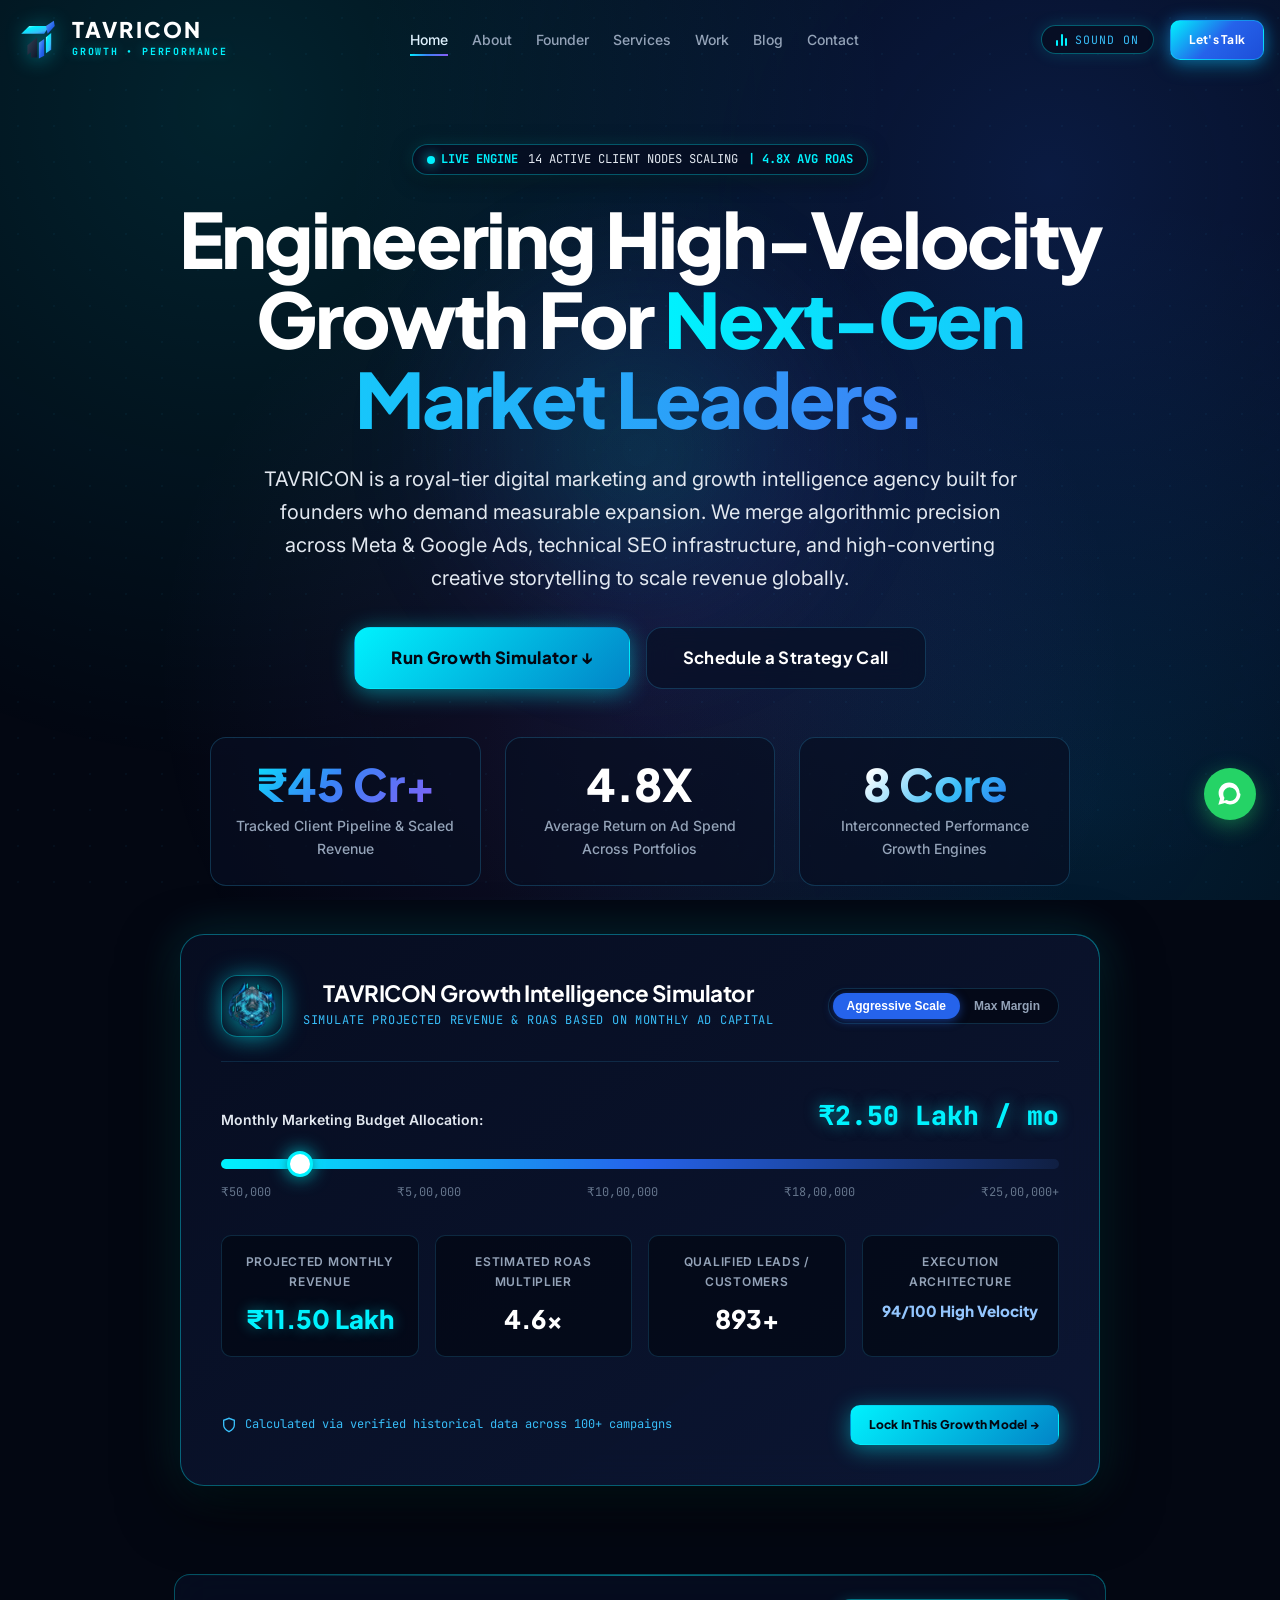
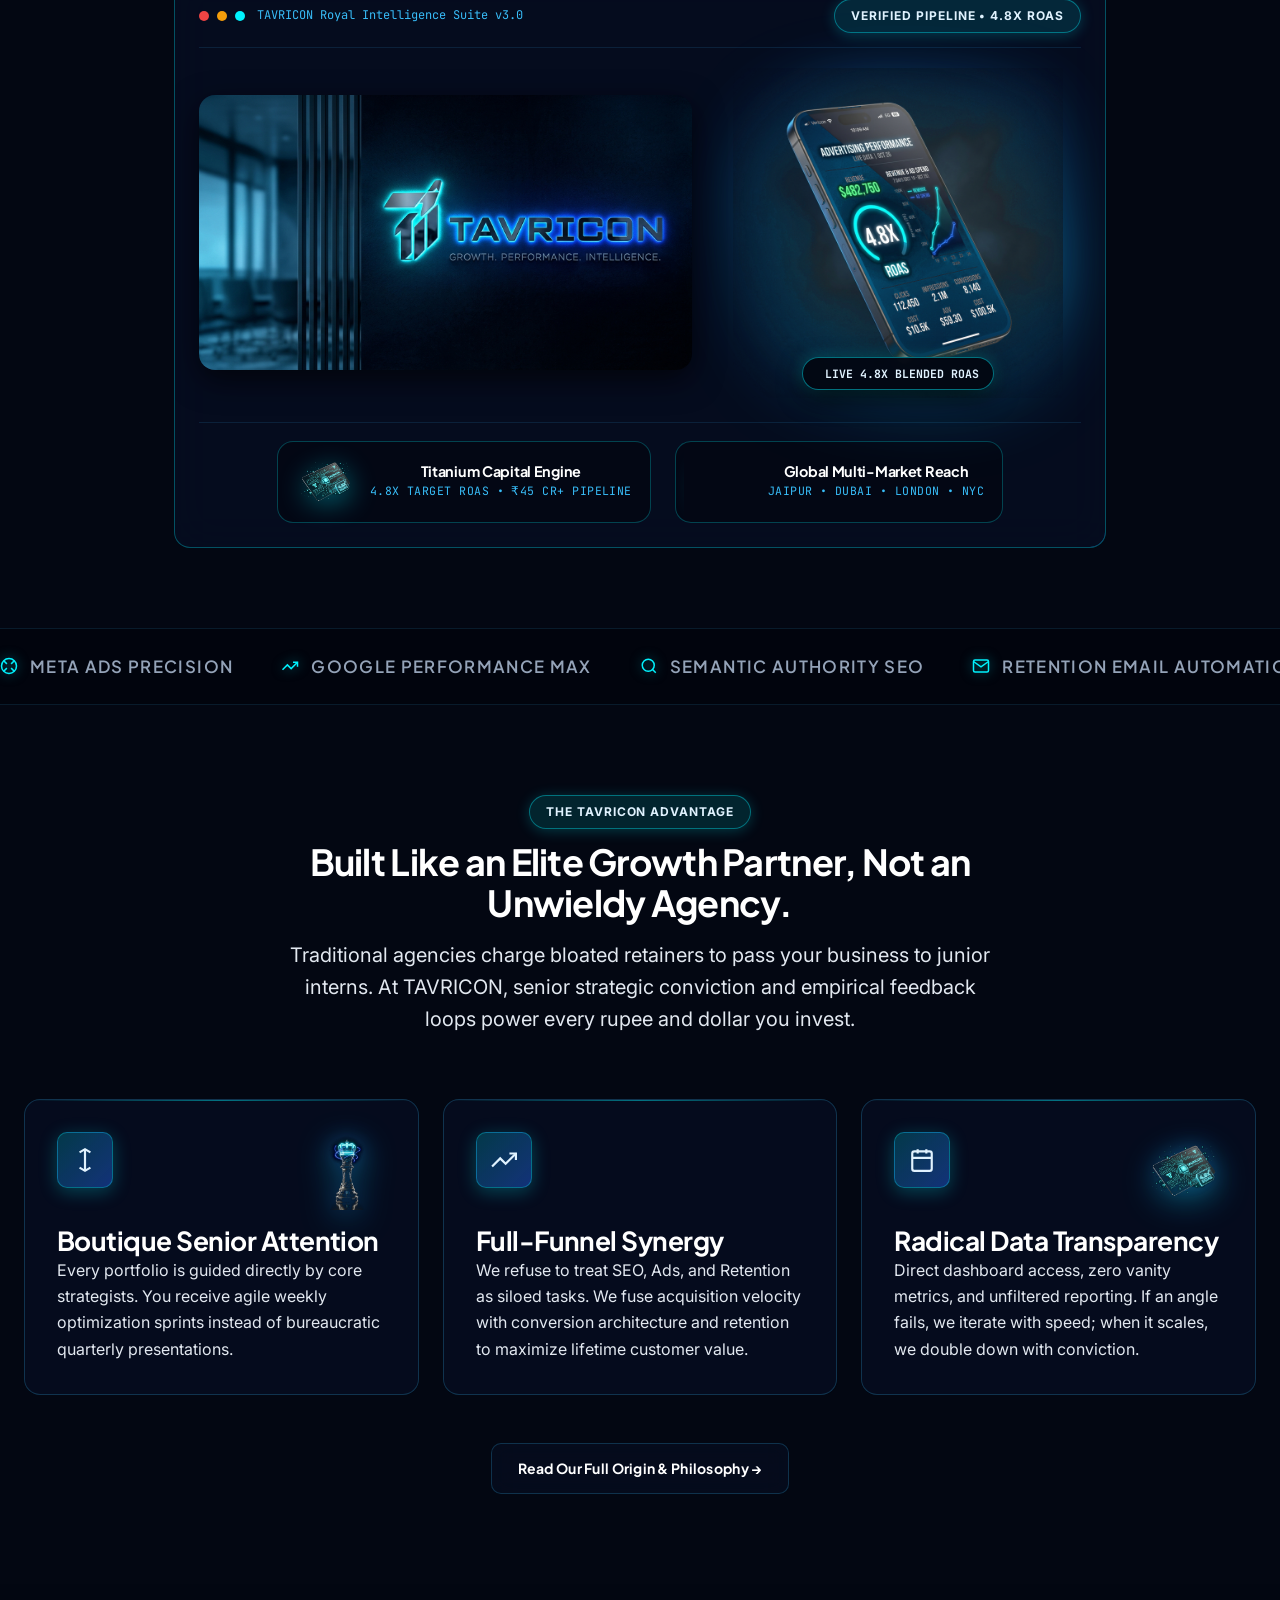
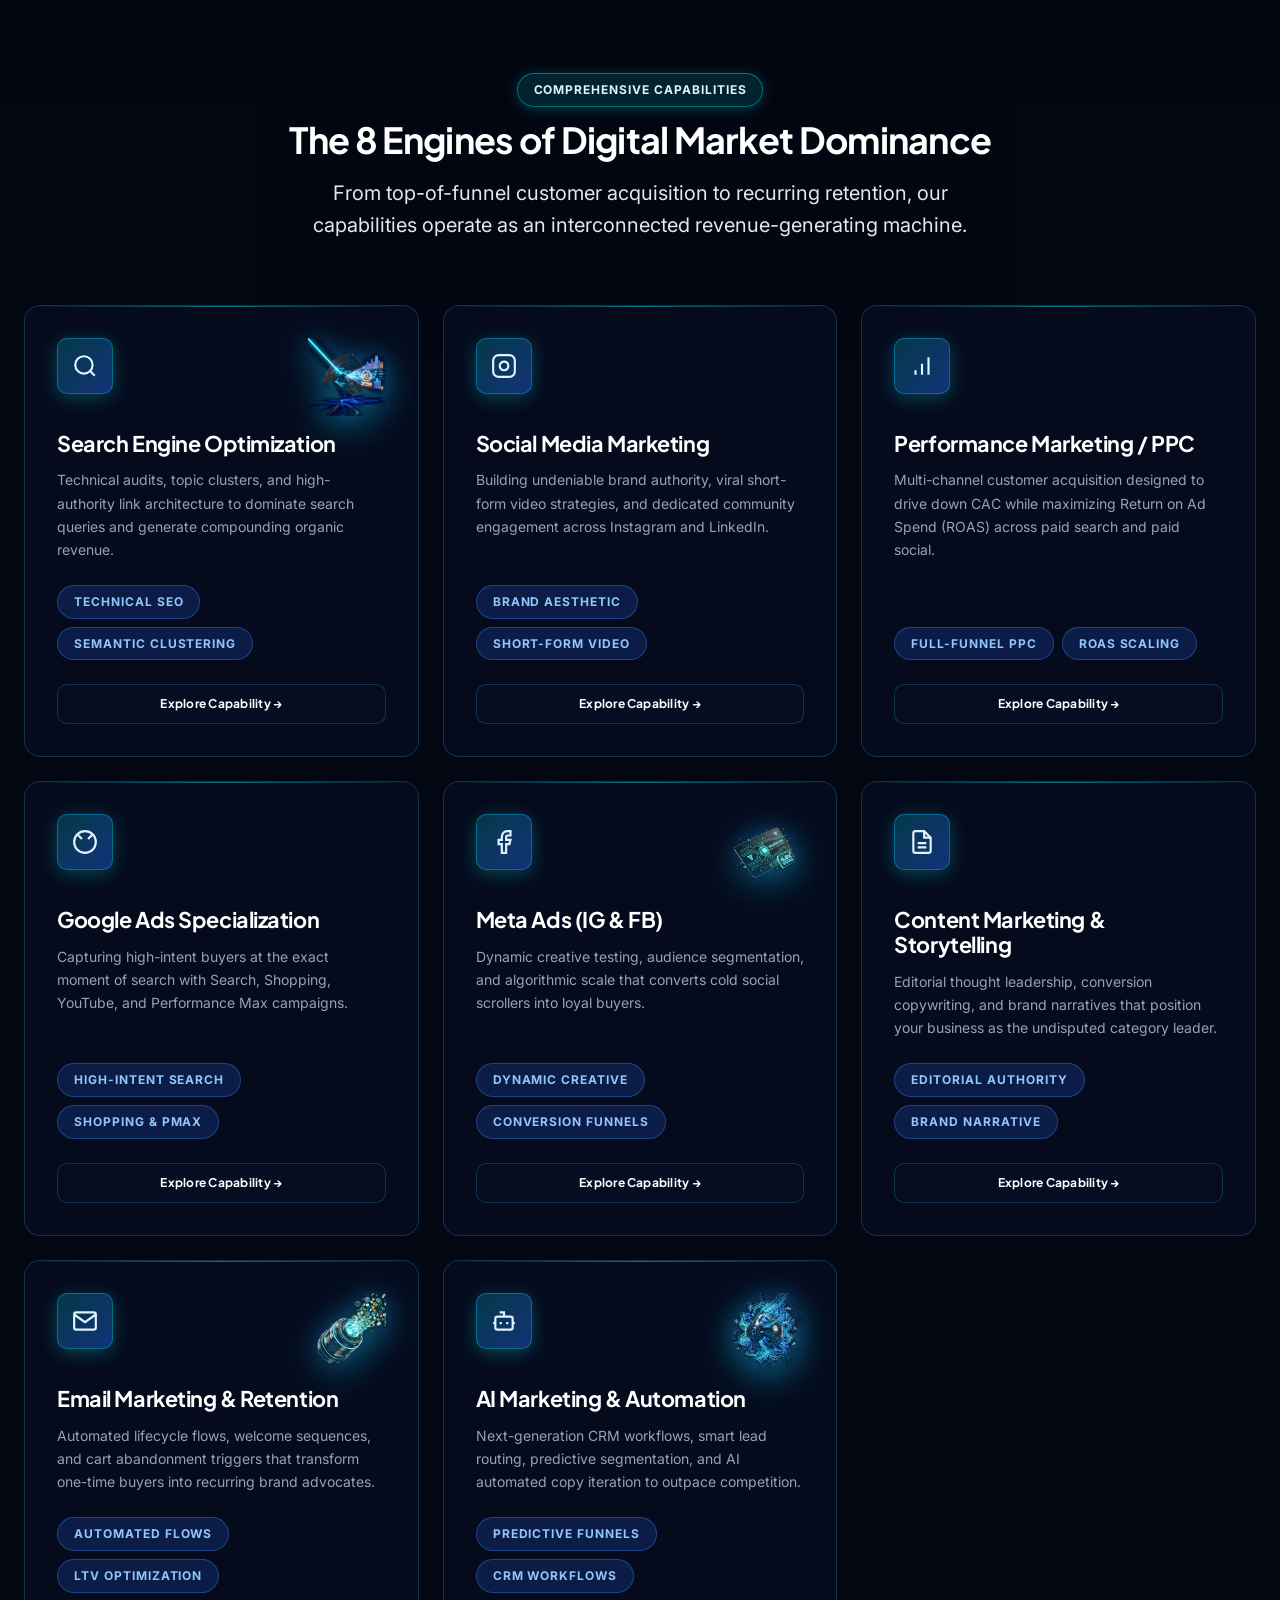
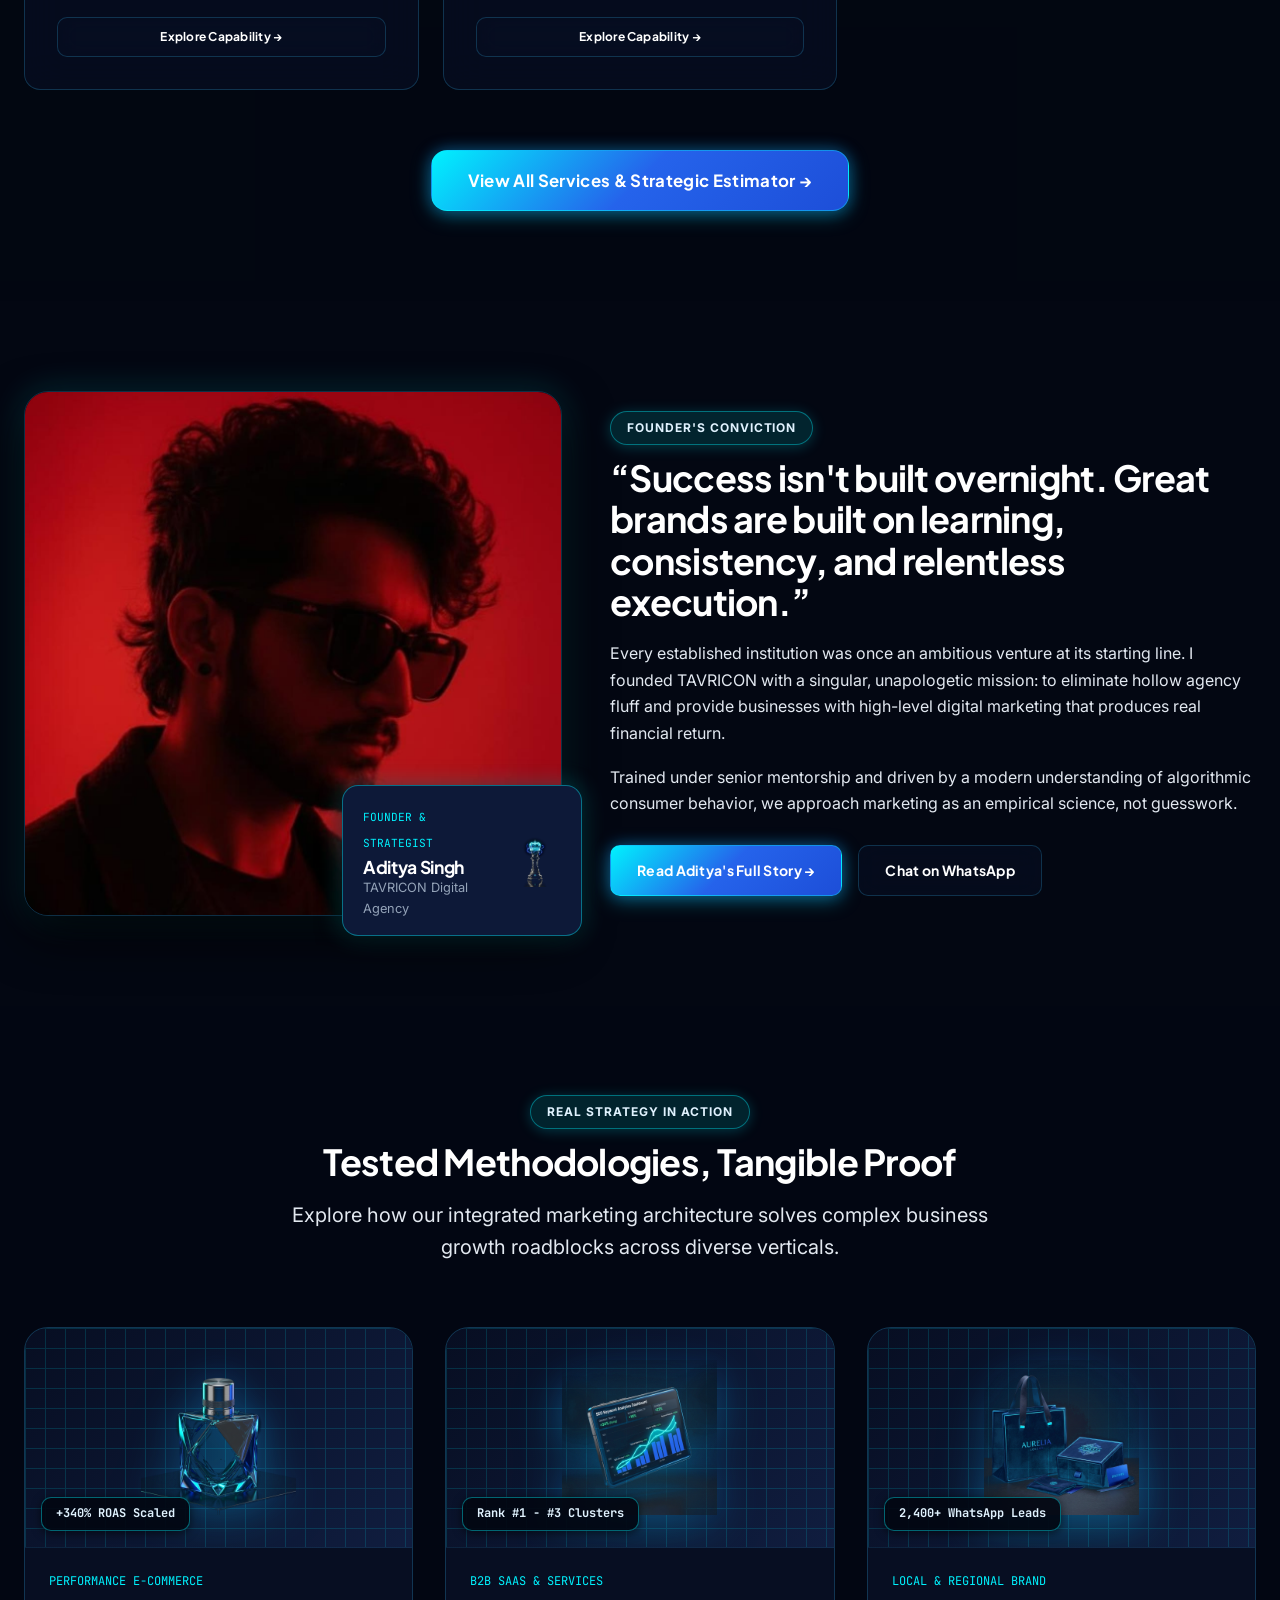
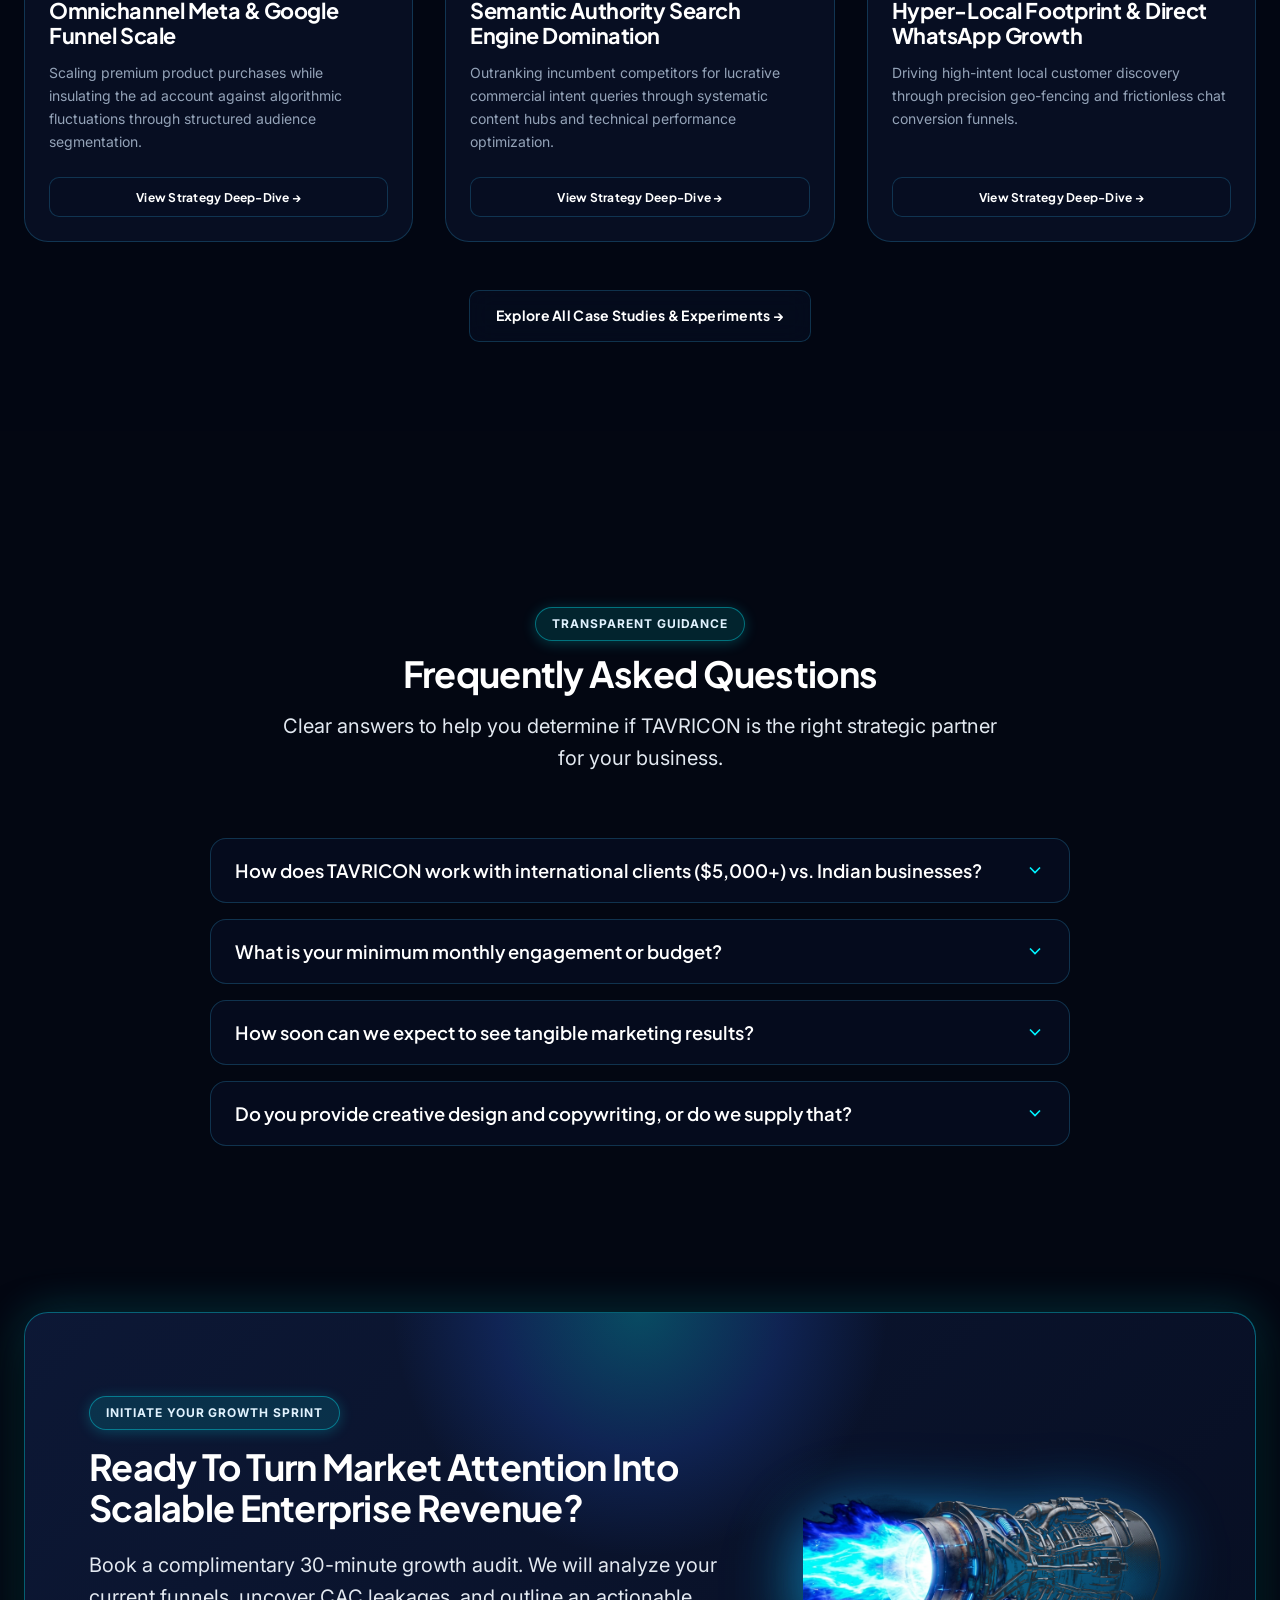
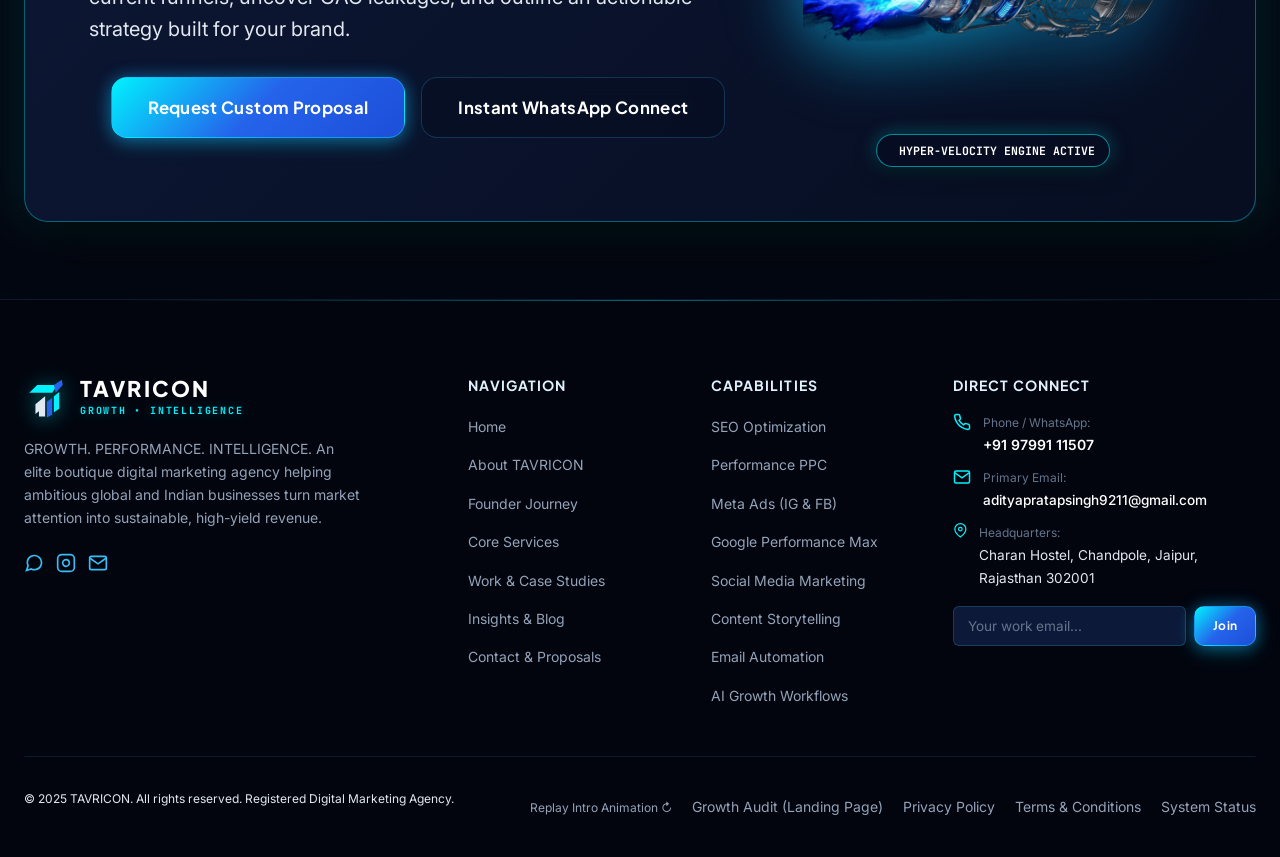
<file: index.html>
﻿<!DOCTYPE html>
<html lang="en">
<head>
  <meta charset="UTF-8">
  <meta name="viewport" content="width=device-width, initial-scale=1.0">

  <!-- Google Tag Manager -->
  <script>(function(w,d,s,l,i){w[l]=w[l]||[];w[l].push({'gtm.start':
  new Date().getTime(),event:'gtm.js'});var f=d.getElementsByTagName(s)[0],
  j=d.createElement(s),dl=l!='dataLayer'?'&l='+l:'';j.async=true;j.src=
  'https://www.googletagmanager.com/gtm.js?id='+i+dl;f.parentNode.insertBefore(j,f);
  })(window,document,'script','dataLayer','GTM-PP7PPCR2');</script>
  <!-- End Google Tag Manager -->
  <title>TAVRICON | Elite Digital Marketing &amp; Growth Agency</title>
  <meta name="description" content="TAVRICON is an elite digital marketing &amp; growth agency scaling global brands with Meta Ads, Google Ads, technical SEO infrastructure, and AI marketing.">
  <meta name="keywords" content="digital marketing agency, performance marketing, Meta ads, Google ads agency, SEO agency, growth marketing, B2B marketing, Jaipur marketing agency, ecommerce growth">
  <meta name="author" content="Aditya Singh, TAVRICON">
  <meta name="robots" content="index, follow, max-image-preview:large, max-snippet:-1, max-video-preview:-1">
  <link rel="canonical" href="https://tavricon.in/">
  <link rel="sitemap" type="application/xml" title="Sitemap" href="https://tavricon.in/sitemap.xml">

  <!-- Open Graph / Facebook / LinkedIn -->
  <meta property="og:locale" content="en_US">
  <meta property="og:type" content="website">
  <meta property="og:title" content="TAVRICON | Elite Digital Marketing &amp; Growth Agency">
  <meta property="og:description" content="TAVRICON is an elite digital marketing &amp; growth agency scaling global brands with Meta Ads, Google Ads, technical SEO infrastructure, and AI marketing.">
  <meta property="og:url" content="https://tavricon.in/">
  <meta property="og:site_name" content="TAVRICON">
  <meta property="og:image" content="https://tavricon.in/assets/images/logo/tavricon-hero-logo.png">
  <meta property="og:image:secure_url" content="https://tavricon.in/assets/images/logo/tavricon-hero-logo.png">
  <meta property="og:image:width" content="1200">
  <meta property="og:image:height" content="630">
  <meta property="og:image:alt" content="TAVRICON Digital Marketing Agency">

  <!-- Twitter Cards -->
  <meta name="twitter:card" content="summary_large_image">
  <meta name="twitter:title" content="TAVRICON | Elite Digital Marketing &amp; Growth Agency">
  <meta name="twitter:description" content="TAVRICON is an elite digital marketing &amp; growth agency scaling global brands with Meta Ads, Google Ads, technical SEO infrastructure, and AI marketing.">
  <meta name="twitter:image" content="https://tavricon.in/assets/images/logo/tavricon-hero-logo.png">

  <!-- Favicon & Brand Icons (Google Search & Multi-Device Compliant) -->
  <link rel="icon" href="/favicon.ico" sizes="any">
  <link rel="shortcut icon" href="/favicon.ico">
  <link rel="icon" type="image/svg+xml" href="/assets/images/logo/favicon.svg">
  <link rel="icon" type="image/png" sizes="48x48" href="/assets/images/logo/favicon-48x48.png">
  <link rel="icon" type="image/png" sizes="96x96" href="/assets/images/logo/favicon-96x96.png">
  <link rel="icon" type="image/png" sizes="192x192" href="/assets/images/logo/favicon-192x192.png">
  <link rel="icon" type="image/png" sizes="512x512" href="/assets/images/logo/favicon-512x512.png">
  <link rel="icon" type="image/png" sizes="32x32" href="/assets/images/logo/favicon-32x32.png">
  <link rel="icon" type="image/png" sizes="16x16" href="/assets/images/logo/favicon-16x16.png">
  <link rel="apple-touch-icon" sizes="180x180" href="/assets/images/logo/apple-touch-icon.png">
  <link rel="manifest" href="/site.webmanifest">
  <meta name="theme-color" content="#030712">
  
  <!-- Design System Stylesheets -->
  <link rel="stylesheet" href="assets/css/variables.css?v=3.3">
  <link rel="stylesheet" href="assets/css/base.css?v=3.3">
  <link rel="stylesheet" href="assets/css/components.css?v=3.3">
  <link rel="stylesheet" href="assets/css/animations.css?v=3.3">
  <link rel="stylesheet" href="assets/css/pages.css?v=5.5">

  <!-- Structured Data / Schema.org JSON-LD -->
  <script type="application/ld+json">
  {
    "@context": "https://schema.org",
    "@graph": [
      {
        "@type": "WebSite",
        "@id": "https://tavricon.in/#website",
        "url": "https://tavricon.in/",
        "name": "TAVRICON",
        "description": "Elite boutique digital marketing and performance growth agency.",
        "publisher": {
          "@id": "https://tavricon.in/#organization"
        }
      },
      {
        "@type": "Organization",
        "@id": "https://tavricon.in/#organization",
        "name": "TAVRICON",
        "url": "https://tavricon.in/",
        "logo": "https://tavricon.in/assets/images/logo/tavricon-mark-full.png",
        "founder": {
          "@type": "Person",
          "name": "Aditya Singh",
          "jobTitle": "Founder & Growth Strategist",
          "url": "https://tavricon.in/founder.html"
        },
        "contactPoint": {
          "@type": "ContactPoint",
          "telephone": "+91-9799111507",
          "contactType": "sales",
          "email": "adityapratapsingh9211@gmail.com",
          "availableLanguage": ["English", "Hindi"]
        },
        "sameAs": [
          "https://instagram.com/ap_singhcharan",
          "https://wa.me/919799111507"
        ]
      },
      {
        "@type": "LocalBusiness",
        "@id": "https://tavricon.in/#localbusiness",
        "name": "TAVRICON Digital Marketing Agency",
        "image": "https://tavricon.in/assets/images/logo/tavricon-hero-logo.png",
        "telephone": "+91-9799111507",
        "priceRange": "$$$",
        "address": {
          "@type": "PostalAddress",
          "streetAddress": "Charan Hostel, Chandpole",
          "addressLocality": "Jaipur",
          "addressRegion": "Rajasthan",
          "postalCode": "302001",
          "addressCountry": "IN"
        },
        "url": "https://tavricon.in/"
      },
      {
        "@type": "FAQPage",
        "@id": "https://tavricon.in/#faq",
        "mainEntity": [
          {
            "@type": "Question",
            "name": "How does TAVRICON work with international clients ($5,000+) vs. Indian businesses?",
            "acceptedAnswer": {
              "@type": "Answer",
              "text": "We operate on modern digital collaboration stacks (Slack/WhatsApp, Loom, Google Meet, Figma, and real-time Looker Studio dashboards). For US/UK/European clients, we align our sprint deliverables and strategy reviews to your preferred time zones and accept international wire/SWIFT and Stripe payments. For Indian clients, we provide seamless domestic invoicing with GST compliance and direct regional strategy sessions."
            }
          },
          {
            "@type": "Question",
            "name": "What is your minimum monthly engagement or budget?",
            "acceptedAnswer": {
              "@type": "Answer",
              "text": "We work across three distinct tiers tailored to your stage: Starter Growth Sprint (ideal for startups and local businesses looking to validate funnels), Full-Funnel Scaling Engine (for brands with ongoing advertising spend looking to improve ROAS), and Enterprise Omnichannel (for comprehensive multi-market dominance). We recommend discussing your numbers on a discovery call so we can propose the most capital-efficient pathway."
            }
          },
          {
            "@type": "Question",
            "name": "How soon can we expect to see tangible marketing results?",
            "acceptedAnswer": {
              "@type": "Answer",
              "text": "Paid performance campaigns (Google Ads and Meta Ads) begin generating live buyer data and initial inquiries within the first 7 to 14 days of launch as we complete initial creative testing. Organic SEO and authority content are compound growth channels that typically showcase dominant ranking shifts within 60 to 90 days. We establish clear KPIs upfront for every phase."
            }
          },
          {
            "@type": "Question",
            "name": "Do you provide creative design and copywriting, or do we supply that?",
            "acceptedAnswer": {
              "@type": "Answer",
              "text": "We handle the complete strategic creative pipeline: high-converting ad copy, visual assets, video hooks, landing page design, and email messaging. If you already have in-house brand assets or raw footage, our creative team remixes and optimizes them for performance algorithms."
            }
          }
        ]
      }
    ]
  }
  </script>
  <!-- Meta Pixel Code -->
  <script>
  !function(f,b,e,v,n,t,s)
  {if(f.fbq)return;n=f.fbq=function(){n.callMethod?
  n.callMethod.apply(n,arguments):n.queue.push(arguments)};
  if(!f._fbq)f._fbq=n;n.push=n;n.loaded=!0;n.version='2.0';
  n.queue=[];t=b.createElement(e);t.async=!0;
  t.src=v;s=b.getElementsByTagName(e)[0];
  s.parentNode.insertBefore(t,s)}(window, document,'script',
  'https://connect.facebook.net/en_US/fbevents.js');
  fbq('init', '2142634756324436');
  fbq('track', 'PageView');
  </script>
  <noscript><img height="1" width="1" style="display:none"
  src="https://www.facebook.com/tr?id=2142634756324436&ev=PageView&noscript=1"
  /></noscript>
  <!-- End Meta Pixel Code -->
</head>
<body>
  <!-- Google Tag Manager (noscript) -->
  <noscript><iframe src="https://www.googletagmanager.com/ns.html?id=GTM-PP7PPCR2"
  height="0" width="0" style="display:none;visibility:hidden"></iframe></noscript>
  <!-- End Google Tag Manager (noscript) -->

  <!-- ========================================================================
       SIGNATURE OPENING BRAND REVEAL SEQUENCE (2.5s Cinematic Introduction)
       ======================================================================== -->
  <div id="brand-reveal" class="brand-reveal-overlay" role="dialog" aria-label="Brand Introduction">
    <div class="reveal-atmosphere"></div>
    <div class="reveal-content">
      <div class="reveal-symbol-wrap">
        <svg viewBox="0 0 100 100" fill="none" xmlns="http://www.w3.org/2000/svg">
          <defs>
            <linearGradient id="revCyan" x1="0%" y1="0%" x2="100%" y2="100%">
              <stop offset="0%" stop-color="#FFFFFF" />
              <stop offset="30%" stop-color="#00F2FE" />
              <stop offset="70%" stop-color="#38BDF8" />
              <stop offset="100%" stop-color="#2563EB" />
            </linearGradient>
            <linearGradient id="revRoyal" x1="0%" y1="0%" x2="100%" y2="100%">
              <stop offset="0%" stop-color="#60A5FA" />
              <stop offset="50%" stop-color="#2563EB" />
              <stop offset="100%" stop-color="#1D4ED8" />
            </linearGradient>
            <linearGradient id="revSlate" x1="0%" y1="0%" x2="100%" y2="100%">
              <stop offset="0%" stop-color="#334155" />
              <stop offset="100%" stop-color="#0F172A" />
            </linearGradient>
          </defs>
          <path d="M12 36 L30 18 L76 18 L64 36 Z" fill="url(#revCyan)" />
          <path d="M68 18 L86 6 L88 18 L72 36 Z" fill="url(#revRoyal)" />
          <path d="M26 62 L48 44 L48 90 L34 90 L34 78 L26 84 Z" fill="url(#revSlate)" />
          <path d="M52 56 L64 48 L64 86 L52 92 Z" fill="url(#revRoyal)" />
          <path d="M68 44 L80 34 L80 72 L68 80 Z" fill="url(#revCyan)" />
        </svg>
      </div>
      <div class="reveal-brand-name" id="reveal-brand-name">TAVRICON</div>
      <p class="reveal-tagline">GROWTH • PERFORMANCE • INTELLIGENCE</p>
      <div class="reveal-light-sweep"></div>
    </div>
    <div class="reveal-sound-hint" id="reveal-sound-hint">
      <svg width="14" height="14" viewBox="0 0 24 24" fill="none" stroke="currentColor" stroke-width="2"><polygon points="11 5 6 9 2 9 2 15 6 15 11 19 11 5"></polygon><path d="M15.54 8.46a5 5 0 0 1 0 7.07"></path><path d="M19.07 4.93a10 10 0 0 1 0 14.14"></path></svg>
      <span>Tap Anywhere to Play Sound</span>
    </div>
    <button id="skip-reveal-btn" class="skip-reveal-btn" aria-label="Skip Introduction">Skip Intro [ESC]</button>
  </div>

  <!-- ========================================================================
       GLOBAL HEADER & NAVIGATION
       ======================================================================== -->
  <header class="site-header" role="banner">
    <div class="header-inner">
      <a href="index.html" class="brand-lockup" aria-label="TAVRICON Home">
        <svg class="brand-logo-svg" viewBox="0 0 100 100" fill="none">
          <defs>
            <linearGradient id="navCyan" x1="0%" y1="0%" x2="100%" y2="100%">
              <stop offset="0%" stop-color="#FFFFFF" />
              <stop offset="30%" stop-color="#00F2FE" />
              <stop offset="70%" stop-color="#38BDF8" />
              <stop offset="100%" stop-color="#2563EB" />
            </linearGradient>
            <linearGradient id="navRoyal" x1="0%" y1="0%" x2="100%" y2="100%">
              <stop offset="0%" stop-color="#60A5FA" />
              <stop offset="60%" stop-color="#2563EB" />
              <stop offset="100%" stop-color="#1D4ED8" />
            </linearGradient>
            <linearGradient id="navVelvet" x1="0%" y1="0%" x2="100%" y2="100%">
              <stop offset="0%" stop-color="#334155" />
              <stop offset="100%" stop-color="#0F172A" />
            </linearGradient>
          </defs>
          <path d="M12 36 L30 18 L76 18 L64 36 Z" fill="url(#navCyan)" />
          <path d="M68 18 L86 6 L88 18 L72 36 Z" fill="url(#navRoyal)" />
          <path d="M26 62 L48 44 L48 90 L34 90 L34 78 L26 84 Z" fill="url(#navVelvet)" />
          <path d="M52 56 L64 48 L64 86 L52 92 Z" fill="url(#navRoyal)" />
          <path d="M68 44 L80 34 L80 72 L68 80 Z" fill="url(#navCyan)" />
        </svg>
        <div class="brand-text-group">
          <span class="brand-title">TAVRICON</span>
          <span class="brand-tagline">GROWTH • PERFORMANCE</span>
        </div>
      </a>

      <!-- Desktop Navigation Links -->
      <nav class="main-nav" role="navigation" aria-label="Main Navigation">
        <ul class="nav-links">
          <li><a href="index.html" class="nav-link active">Home</a></li>
          <li><a href="about.html" class="nav-link">About</a></li>
          <li><a href="founder.html" class="nav-link">Founder</a></li>
          <li><a href="services.html" class="nav-link">Services</a></li>
          <li><a href="work.html" class="nav-link">Work</a></li>
          <li><a href="blog.html" class="nav-link">Blog</a></li>
          <li><a href="contact.html" class="nav-link">Contact</a></li>
        </ul>
      </nav>

      <!-- Header CTA & Mobile Toggle -->
      <div class="header-cta-wrap">
        <button class="sound-toggle-btn" aria-label="Toggle Sound Effects" title="Sound Effects: ON (Click to Mute)">
          <span class="sound-wave-bars">
            <span class="bar bar-1"></span>
            <span class="bar bar-2"></span>
            <span class="bar bar-3"></span>
          </span>
          <span class="sound-status-text">SOUND ON</span>
        </button>
        <a href="contact.html" class="btn btn-primary btn-sm header-cta-desktop">Let's Talk</a>
        <button class="mobile-toggle-btn" aria-label="Toggle Mobile Menu" aria-expanded="false">
          <svg width="24" height="24" viewBox="0 0 24 24" fill="none" stroke="currentColor" stroke-width="2" stroke-linecap="round" stroke-linejoin="round">
            <line x1="3" y1="12" x2="21" y2="12"></line>
            <line x1="3" y1="6" x2="21" y2="6"></line>
            <line x1="3" y1="18" x2="21" y2="18"></line>
          </svg>
        </button>
      </div>
    </div>
  </header>

  <!-- Mobile Slideover Navigation Drawer -->
  <div class="drawer-backdrop" aria-hidden="true"></div>
  <aside class="mobile-drawer" role="dialog" aria-label="Mobile Navigation Drawer">
    <div class="drawer-header">
      <div class="brand-text-group">
        <span class="brand-title">TAVRICON</span>
        <span class="brand-tagline">GROWTH • INTELLIGENCE</span>
      </div>
      <button class="drawer-close-btn" aria-label="Close Menu">
        <svg width="20" height="20" viewBox="0 0 24 24" fill="none" stroke="currentColor" stroke-width="2" stroke-linecap="round" stroke-linejoin="round">
          <line x1="18" y1="6" x2="6" y2="18"></line>
          <line x1="6" y1="6" x2="18" y2="18"></line>
        </svg>
      </button>
    </div>
    <ul class="drawer-nav-list">
      <li><a href="index.html" class="drawer-nav-link active"><span>Home</span> <span>&rarr;</span></a></li>
      <li><a href="about.html" class="drawer-nav-link"><span>About</span> <span>&rarr;</span></a></li>
      <li><a href="founder.html" class="drawer-nav-link"><span>Founder</span> <span>&rarr;</span></a></li>
      <li><a href="services.html" class="drawer-nav-link"><span>Services</span> <span>&rarr;</span></a></li>
      <li><a href="work.html" class="drawer-nav-link"><span>Work</span> <span>&rarr;</span></a></li>
      <li><a href="blog.html" class="drawer-nav-link"><span>Blog</span> <span>&rarr;</span></a></li>
      <li><a href="contact.html" class="drawer-nav-link"><span>Contact</span> <span>&rarr;</span></a></li>
    </ul>
    <div style="margin-top:auto; display:flex; flex-direction:column; gap:12px;">
      <button class="sound-toggle-btn" style="width:100%; justify-content:center;" aria-label="Toggle Sound Effects">
        <span class="sound-wave-bars">
          <span class="bar bar-1"></span>
          <span class="bar bar-2"></span>
          <span class="bar bar-3"></span>
        </span>
        <span class="sound-status-text">SOUND ON</span>
      </button>
      <a href="contact.html" class="btn btn-primary" style="width:100%;">Let's Talk</a>
      <p style="font-size:0.75rem; color:var(--text-faint); text-align:center; margin:0;">+91 97991 11507 • Jaipur, India</p>
    </div>
  </aside>

  <!-- ========================================================================
       MAIN PAGE CONTENT
       ======================================================================== -->
  <main id="main-content">
    
    <!-- 1. HERO SECTION -->
    <section class="hero-section">
      <div class="container hero-content">
        
        <!-- Live Telemetry Pill -->
        <div class="hero-badge-wrap fade-up">
          <div class="telemetry-pill">
            <span class="live-indicator"><span class="pulse-dot"></span> LIVE ENGINE</span>
            <span>14 ACTIVE CLIENT NODES SCALING</span>
            <span style="color:var(--cyan-primary); font-weight:700;">| 4.8X AVG ROAS</span>
          </div>
        </div>
        
        <h1 class="text-display hero-title fade-up stagger-1">
          Engineering High-Velocity Growth For <span class="aurora-shimmer">Next-Gen Market Leaders.</span>
        </h1>
        
        <p class="hero-subtitle fade-up stagger-2">
          TAVRICON is a royal-tier digital marketing and growth intelligence agency built for founders who demand measurable expansion. We merge algorithmic precision across Meta &amp; Google Ads, technical SEO infrastructure, and high-converting creative storytelling to scale revenue globally.
        </p>
        
        <div class="hero-cta-group fade-up stagger-3">
          <a href="#growth-simulator" class="btn btn-cyan btn-lg">Run Growth Simulator &darr;</a>
          <a href="contact.html" class="btn btn-secondary btn-lg">Schedule a Strategy Call</a>
        </div>

        <!-- Metric Proof Row -->
        <div class="hero-stats-row fade-up stagger-4">
          <div class="stat-item">
            <span class="stat-number text-gradient-aurora">₹45 Cr+</span>
            <span class="stat-label">Tracked Client Pipeline &amp; Scaled Revenue</span>
          </div>
          <div class="stat-item">
            <span class="stat-number text-cyan">4.8X</span>
            <span class="stat-label">Average Return on Ad Spend Across Portfolios</span>
          </div>
          <div class="stat-item">
            <span class="stat-number text-gradient-royal">8 Core</span>
            <span class="stat-label">Interconnected Performance Growth Engines</span>
          </div>
        </div>

        <!-- ====================================================================
             THE HOOK WIDGET: INTERACTIVE GROWTH & ROAS SIMULATOR
             ==================================================================== -->
        <div class="simulator-wrapper fade-up stagger-5" id="growth-simulator">
          <div class="simulator-card card-beam">
            <div class="simulator-header">
              <div class="simulator-header-left">
                <div class="sim-quantum-badge" title="Algorithmic Quantum Growth Node">
                  <img src="assets/images/showcase/growth-quantum-cube.png" alt="Quantum Growth Computing Node" class="sim-floating-cube-png" loading="lazy" decoding="async">
                </div>
                <div class="simulator-title-group">
                  <h3>TAVRICON Growth Intelligence Simulator</h3>
                  <p>Simulate Projected Revenue &amp; ROAS Based On Monthly Ad Capital</p>
                </div>
              </div>
              <div class="mode-toggle-group" role="group" aria-label="Growth Strategy Mode">
                <button type="button" id="mode-scale" class="mode-toggle-btn active">Aggressive Scale</button>
                <button type="button" id="mode-margin" class="mode-toggle-btn">Max Margin</button>
              </div>
            </div>

            <!-- Interactive Range Slider -->
            <div class="simulator-slider-block">
              <div class="slider-label-row">
                <span class="slider-caption">Monthly Marketing Budget Allocation:</span>
                <span class="slider-dynamic-val" id="sim-spend-display">₹2.50 Lakh / mo</span>
              </div>
              <input type="range" id="sim-spend-slider" class="sim-range-input" min="50000" max="2500000" step="25000" value="250000" aria-label="Monthly Marketing Spend Slider">
              <div class="slider-ticks">
                <span>₹50,000</span>
                <span>₹5,00,000</span>
                <span>₹10,00,000</span>
                <span>₹18,00,000</span>
                <span>₹25,00,000+</span>
              </div>
            </div>

            <!-- Projected Metrics Display Grid -->
            <div class="sim-metrics-grid">
              <div class="sim-metric-cell">
                <div class="sim-metric-label">Projected Monthly Revenue</div>
                <div class="sim-metric-value highlight-cyan" id="sim-revenue-display">₹11.50 Lakh</div>
              </div>
              <div class="sim-metric-cell">
                <div class="sim-metric-label">Estimated ROAS Multiplier</div>
                <div class="sim-metric-value" id="sim-roas-display">4.6x</div>
              </div>
              <div class="sim-metric-cell">
                <div class="sim-metric-label">Qualified Leads / Customers</div>
                <div class="sim-metric-value" id="sim-pipeline-display">893+</div>
              </div>
              <div class="sim-metric-cell">
                <div class="sim-metric-label">Execution Architecture</div>
                <div class="sim-metric-value" style="font-size:0.95rem; color:#93C5FD;" id="sim-velocity-display">94/100 High Velocity</div>
              </div>
            </div>

            <!-- Simulator Action Row -->
            <div class="sim-cta-row">
              <div class="sim-guarantee-note">
                <svg width="16" height="16" viewBox="0 0 24 24" fill="none" stroke="currentColor" stroke-width="2"><path d="M12 22s8-4 8-10V5l-8-3-8 3v7c0 6 8 10 8 10z"/></svg>
                <span>Calculated via verified historical data across 100+ campaigns</span>
              </div>
              <button type="button" id="sim-lock-strategy-btn" class="btn btn-cyan btn-sm">Lock In This Growth Model &rarr;</button>
            </div>
          </div>
        </div>

        <!-- Featured Brand Visual Frame with Real-Life 3D Telemetry Device -->
        <div style="margin-top:clamp(20px, 4vw, 40px); width:100%; max-width:1080px;" class="fade-up stagger-5">
          <div class="glass-card card-beam" style="padding:clamp(14px, 2.5vw, 24px); border-color:rgba(0,242,254,0.3); background:rgba(7,14,34,0.85);">
            <div style="display:flex; align-items:center; justify-content:space-between; flex-wrap:wrap; gap:8px; padding-bottom:14px; border-bottom:1px solid var(--border-subtle); margin-bottom:20px;">
              <div style="display:flex; align-items:center; flex-wrap:wrap; gap:8px;">
                <span style="width:10px; height:10px; border-radius:50%; background:#EF4444; flex-shrink:0;"></span>
                <span style="width:10px; height:10px; border-radius:50%; background:#F59E0B; flex-shrink:0;"></span>
                <span style="width:10px; height:10px; border-radius:50%; background:#00F2FE; flex-shrink:0;"></span>
                <span style="font-family:var(--font-mono); font-size:0.75rem; color:var(--cyan-light); margin-left:4px; word-break:break-word;">TAVRICON Royal Intelligence Suite v3.0</span>
              </div>
              <span class="badge badge-cyan" style="flex-shrink:0;">Verified Pipeline • 4.8X ROAS</span>
            </div>
            <div class="hero-showcase-split">
              <div class="showcase-primary-frame">
                <img src="assets/images/logo/tavricon-wall-mockup.png" alt="TAVRICON Executive Brand Identity" style="width:100%; border-radius:var(--radius-lg); object-fit:cover; max-height:380px;">
              </div>
              <div class="showcase-floating-telemetry">
                <div class="telemetry-device-wrap">
                  <img src="assets/images/showcase/floating-device-roas.png" alt="Real-Life Meta Ads & Shopify 4.8X ROAS Performance Device" class="showcase-device-png" loading="lazy">
                  <div class="telemetry-floating-pill">
                    <span class="live-dot" style="background:#00F2FE;"></span>
                    <span>LIVE 4.8X BLENDED ROAS</span>
                  </div>
                </div>
              </div>
            </div>
            <div class="hero-hook-card-container">
              <div class="hero-hook-item">
                <img src="assets/images/showcase/hook-luxury-black-card.png" alt="TAVRICON 3D Titanium Growth Key" class="hero-hook-thumb" loading="lazy" decoding="async">
                <div class="hero-hook-text">
                  <h4>Titanium Capital Engine</h4>
                  <p>4.8X Target ROAS • ₹45 Cr+ Pipeline</p>
                </div>
              </div>
              <div class="hero-hook-item">
                <img src="assets/images/showcase/hook-global-network-globe.png" alt="Global Market Scale Holographic Globe" class="hero-hook-thumb" loading="lazy" decoding="async">
                <div class="hero-hook-text">
                  <h4>Global Multi-Market Reach</h4>
                  <p>Jaipur • Dubai • London • NYC</p>
                </div>
              </div>
            </div>
          </div>
        </div>
      </div>
    </section>

    <!-- 2. CHANNEL STRIP / MARQUEE -->
    <section class="channel-strip-section" aria-label="Channels & Capabilities">
      <div class="marquee-track">
        <div class="marquee-item"><svg viewBox="0 0 24 24" fill="none" stroke="currentColor" stroke-width="2"><circle cx="12" cy="12" r="10"/><path d="m4.93 4.93 4.24 4.24"/><path d="m14.83 9.17 4.24-4.24"/><path d="m14.83 14.83 4.24 4.24"/><path d="m9.17 14.83-4.24 4.24"/></svg> Meta Ads Precision</div>
        <div class="marquee-item"><svg viewBox="0 0 24 24" fill="none" stroke="currentColor" stroke-width="2"><polyline points="22 7 13.5 15.5 8.5 10.5 2 17"/><polyline points="16 7 22 7 22 13"/></svg> Google Performance Max</div>
        <div class="marquee-item"><svg viewBox="0 0 24 24" fill="none" stroke="currentColor" stroke-width="2"><circle cx="11" cy="11" r="8"/><path d="m21 21-4.3-4.3"/></svg> Semantic Authority SEO</div>
        <div class="marquee-item"><svg viewBox="0 0 24 24" fill="none" stroke="currentColor" stroke-width="2"><path d="M4 4h16c1.1 0 2 .9 2 2v12c0 1.1-.9 2-2 2H4c-1.1 0-2-.9-2-2V6c0-1.1.9-2 2-2z"/><polyline points="22,6 12,13 2,6"/></svg> Retention Email Automation</div>
        <div class="marquee-item"><svg viewBox="0 0 24 24" fill="none" stroke="currentColor" stroke-width="2"><rect width="18" height="18" x="3" y="3" rx="2"/><path d="M9 3v18"/><path d="m14 9 3 3-3 3"/></svg> AI Marketing Intelligence</div>
        <div class="marquee-item"><svg viewBox="0 0 24 24" fill="none" stroke="currentColor" stroke-width="2"><path d="M12 2v20"/><path d="m17 5-5-3-5 3"/><path d="m17 19-5 3-5-3"/></svg> CRO Conversion Systems</div>
        <!-- Duplicated for seamless loop -->
        <div class="marquee-item"><svg viewBox="0 0 24 24" fill="none" stroke="currentColor" stroke-width="2"><circle cx="12" cy="12" r="10"/><path d="m4.93 4.93 4.24 4.24"/><path d="m14.83 9.17 4.24-4.24"/><path d="m14.83 14.83 4.24 4.24"/><path d="m9.17 14.83-4.24 4.24"/></svg> Meta Ads Precision</div>
        <div class="marquee-item"><svg viewBox="0 0 24 24" fill="none" stroke="currentColor" stroke-width="2"><polyline points="22 7 13.5 15.5 8.5 10.5 2 17"/><polyline points="16 7 22 7 22 13"/></svg> Google Performance Max</div>
        <div class="marquee-item"><svg viewBox="0 0 24 24" fill="none" stroke="currentColor" stroke-width="2"><circle cx="11" cy="11" r="8"/><path d="m21 21-4.3-4.3"/></svg> Semantic Authority SEO</div>
        <div class="marquee-item"><svg viewBox="0 0 24 24" fill="none" stroke="currentColor" stroke-width="2"><path d="M4 4h16c1.1 0 2 .9 2 2v12c0 1.1-.9 2-2 2H4c-1.1 0-2-.9-2-2V6c0-1.1.9-2 2-2z"/><polyline points="22,6 12,13 2,6"/></svg> Retention Email Automation</div>
      </div>
    </section>

    <!-- 3. ABOUT TAVRICON TEASER / THE BOUTIQUE ADVANTAGE -->
    <section class="section" id="about-teaser">
      <div class="container">
        <div class="section-header fade-up">
          <span class="badge badge-cyan">The TAVRICON Advantage</span>
          <h2 style="margin-top:12px; margin-bottom:16px;">Built Like an Elite Growth Partner, Not an Unwieldy Agency.</h2>
          <p class="text-lead">Traditional agencies charge bloated retainers to pass your business to junior interns. At TAVRICON, senior strategic conviction and empirical feedback loops power every rupee and dollar you invest.</p>
        </div>

        <div class="grid grid-3">
          <div class="glass-card fade-up stagger-1">
            <div style="display:flex; justify-content:space-between; align-items:flex-start; width:100%;">
              <div class="service-icon-wrap">
                <svg width="26" height="26" viewBox="0 0 24 24" fill="none" stroke="currentColor" stroke-width="2"><path d="M12 2v20"/><path d="m17 5-5-3-5 3"/><path d="m17 19-5 3-5-3"/></svg>
              </div>
              <div class="service-real-png-preview" title="Strategic Checkmate Guidance">
                <img src="assets/images/showcase/hook-strategic-chess-crown.png" alt="Strategic King Chess Piece with Glowing Cyan Crown" loading="lazy" decoding="async">
              </div>
            </div>
            <h3>Boutique Senior Attention</h3>
            <p>Every portfolio is guided directly by core strategists. You receive agile weekly optimization sprints instead of bureaucratic quarterly presentations.</p>
          </div>

          <div class="glass-card fade-up stagger-2">
            <div style="display:flex; justify-content:space-between; align-items:flex-start; width:100%;">
              <div class="service-icon-wrap">
                <svg width="26" height="26" viewBox="0 0 24 24" fill="none" stroke="currentColor" stroke-width="2"><polyline points="23 6 13.5 15.5 8.5 10.5 1 18"/><polyline points="17 6 23 6 23 12"/></svg>
              </div>
              <div class="service-real-png-preview" title="Global Omnichannel Synergy">
                <img src="assets/images/showcase/hook-global-network-globe.png" alt="Full-Funnel Global Flight Orbit Globe" loading="lazy" decoding="async">
              </div>
            </div>
            <h3>Full-Funnel Synergy</h3>
            <p>We refuse to treat SEO, Ads, and Retention as siloed tasks. We fuse acquisition velocity with conversion architecture and retention to maximize lifetime customer value.</p>
          </div>

          <div class="glass-card fade-up stagger-3">
            <div style="display:flex; justify-content:space-between; align-items:flex-start; width:100%;">
              <div class="service-icon-wrap">
                <svg width="26" height="26" viewBox="0 0 24 24" fill="none" stroke="currentColor" stroke-width="2"><rect width="18" height="18" x="3" y="4" rx="2" ry="2"/><line x1="16" y1="2" x2="16" y2="6"/><line x1="8" y1="2" x2="8" y2="6"/><line x1="3" y1="10" x2="21" y2="10"/></svg>
              </div>
              <div class="service-real-png-preview" title="Titanium Transparency Engine">
                <img src="assets/images/showcase/hook-luxury-black-card.png" alt="Titanium Capital Transparency Key" loading="lazy" decoding="async">
              </div>
            </div>
            <h3>Radical Data Transparency</h3>
            <p>Direct dashboard access, zero vanity metrics, and unfiltered reporting. If an angle fails, we iterate with speed; when it scales, we double down with conviction.</p>
          </div>
        </div>

        <div style="text-align:center; margin-top:clamp(24px, 4vw, 48px);" class="fade-up">
          <a href="about.html" class="btn btn-secondary">Read Our Full Origin &amp; Philosophy &rarr;</a>
        </div>
      </div>
    </section>

    <!-- 4. CORE SERVICES SHOWCASE -->
    <section class="section" style="background:rgba(3,7,18,0.6);" id="services">
      <div class="container">
        <div class="section-header fade-up">
          <span class="badge badge-cyan">Comprehensive Capabilities</span>
          <h2 style="margin-top:12px; margin-bottom:16px;">The 8 Engines of Digital Market Dominance</h2>
          <p class="text-lead">From top-of-funnel customer acquisition to recurring retention, our capabilities operate as an interconnected revenue-generating machine.</p>
        </div>

        <div class="services-grid">
          <!-- 1. SEO -->
          <div class="glass-card service-card fade-up stagger-1">
            <div style="display:flex; justify-content:space-between; align-items:flex-start; width:100%;">
              <div class="service-icon-wrap">
                <svg width="26" height="26" viewBox="0 0 24 24" fill="none" stroke="currentColor" stroke-width="2"><circle cx="11" cy="11" r="8"/><path d="m21 21-4.3-4.3"/></svg>
              </div>
              <div class="service-real-png-preview" title="Top-Rank Optical Prism">
                <img src="assets/images/showcase/service-seo-prism.png" alt="SEO Top Rank Optical Prism" loading="lazy" decoding="async">
              </div>
            </div>
            <h3 class="service-title">Search Engine Optimization</h3>
            <p class="service-desc">Technical audits, topic clusters, and high-authority link architecture to dominate search queries and generate compounding organic revenue.</p>
            <div class="service-tags">
              <span class="badge badge-royal">Technical SEO</span>
              <span class="badge badge-royal">Semantic Clustering</span>
            </div>
            <a href="services.html#seo" class="btn btn-secondary btn-sm" style="margin-top:auto;">Explore Capability &rarr;</a>
          </div>

          <!-- 2. Social Media Marketing -->
          <div class="glass-card service-card fade-up stagger-2">
            <div style="display:flex; justify-content:space-between; align-items:flex-start; width:100%;">
              <div class="service-icon-wrap">
                <svg width="26" height="26" viewBox="0 0 24 24" fill="none" stroke="currentColor" stroke-width="2"><rect width="20" height="20" x="2" y="2" rx="5" ry="5"/><path d="M16 11.37A4 4 0 1 1 12.63 8 4 4 0 0 1 16 11.37z"/><line x1="17.5" y1="6.5" x2="17.51" y2="6.5"/></svg>
              </div>
              <div class="service-real-png-preview" title="High-Retention Video Hooks">
                <img src="assets/images/showcase/hook-creative-cinema-lens.png" alt="Creative Master Cinema Lens 3.4X CTR" loading="lazy" decoding="async">
              </div>
            </div>
            <h3 class="service-title">Social Media Marketing</h3>
            <p class="service-desc">Building undeniable brand authority, viral short-form video strategies, and dedicated community engagement across Instagram and LinkedIn.</p>
            <div class="service-tags">
              <span class="badge badge-royal">Brand Aesthetic</span>
              <span class="badge badge-royal">Short-Form Video</span>
            </div>
            <a href="services.html#smm" class="btn btn-secondary btn-sm" style="margin-top:auto;">Explore Capability &rarr;</a>
          </div>

          <!-- 3. Performance PPC -->
          <div class="glass-card service-card fade-up stagger-3">
            <div style="display:flex; justify-content:space-between; align-items:flex-start; width:100%;">
              <div class="service-icon-wrap">
                <svg width="26" height="26" viewBox="0 0 24 24" fill="none" stroke="currentColor" stroke-width="2"><path d="M12 20V10"/><path d="M18 20V4"/><path d="M6 20v-4"/></svg>
              </div>
              <div class="service-real-png-preview" title="Performance Conversion Vortex">
                <img src="assets/images/showcase/service-conversion-funnel.png" alt="Marketing Conversion Funnel Vortex" loading="lazy" decoding="async">
              </div>
            </div>
            <h3 class="service-title">Performance Marketing / PPC</h3>
            <p class="service-desc">Multi-channel customer acquisition designed to drive down CAC while maximizing Return on Ad Spend (ROAS) across paid search and paid social.</p>
            <div class="service-tags">
              <span class="badge badge-royal">Full-Funnel PPC</span>
              <span class="badge badge-royal">ROAS Scaling</span>
            </div>
            <a href="services.html#ppc" class="btn btn-secondary btn-sm" style="margin-top:auto;">Explore Capability &rarr;</a>
          </div>

          <!-- 4. Google Ads -->
          <div class="glass-card service-card fade-up stagger-4">
            <div style="display:flex; justify-content:space-between; align-items:flex-start; width:100%;">
              <div class="service-icon-wrap">
                <svg width="26" height="26" viewBox="0 0 24 24" fill="none" stroke="currentColor" stroke-width="2"><circle cx="12" cy="12" r="10"/><path d="m4.93 4.93 4.24 4.24"/><path d="m14.83 9.17 4.24-4.24"/></svg>
              </div>
              <div class="service-real-png-preview" title="Global Omnichannel Network Orbit">
                <img src="assets/images/showcase/hook-global-network-globe.png" alt="Global Multi-Surface Search Orbit" loading="lazy" decoding="async">
              </div>
            </div>
            <h3 class="service-title">Google Ads Specialization</h3>
            <p class="service-desc">Capturing high-intent buyers at the exact moment of search with Search, Shopping, YouTube, and Performance Max campaigns.</p>
            <div class="service-tags">
              <span class="badge badge-royal">High-Intent Search</span>
              <span class="badge badge-royal">Shopping &amp; PMax</span>
            </div>
            <a href="services.html#google-ads" class="btn btn-secondary btn-sm" style="margin-top:auto;">Explore Capability &rarr;</a>
          </div>

          <!-- 5. Meta Ads -->
          <div class="glass-card service-card fade-up stagger-1">
            <div style="display:flex; justify-content:space-between; align-items:flex-start; width:100%;">
              <div class="service-icon-wrap">
                <svg width="26" height="26" viewBox="0 0 24 24" fill="none" stroke="currentColor" stroke-width="2"><path d="M18 2h-3a5 5 0 0 0-5 5v3H7v4h3v8h4v-8h3l1-4h-4V7a1 1 0 0 1 1-1h3z"/></svg>
              </div>
              <div class="service-real-png-preview" title="Titanium 4.8X ROAS Conversion Card">
                <img src="assets/images/showcase/hook-luxury-black-card.png" alt="Titanium Capital 4.8X ROAS Card" loading="lazy" decoding="async">
              </div>
            </div>
            <h3 class="service-title">Meta Ads (IG &amp; FB)</h3>
            <p class="service-desc">Dynamic creative testing, audience segmentation, and algorithmic scale that converts cold social scrollers into loyal buyers.</p>
            <div class="service-tags">
              <span class="badge badge-royal">Dynamic Creative</span>
              <span class="badge badge-royal">Conversion Funnels</span>
            </div>
            <a href="services.html#meta-ads" class="btn btn-secondary btn-sm" style="margin-top:auto;">Explore Capability &rarr;</a>
          </div>

          <!-- 6. Content Marketing -->
          <div class="glass-card service-card fade-up stagger-2">
            <div style="display:flex; justify-content:space-between; align-items:flex-start; width:100%;">
              <div class="service-icon-wrap">
                <svg width="26" height="26" viewBox="0 0 24 24" fill="none" stroke="currentColor" stroke-width="2"><path d="M14 2H6a2 2 0 0 0-2 2v16a2 2 0 0 0 2 2h12a2 2 0 0 0 2-2V8z"/><polyline points="14 2 14 8 20 8"/><line x1="16" y1="13" x2="8" y2="13"/><line x1="16" y1="17" x2="8" y2="17"/></svg>
              </div>
              <div class="service-real-png-preview" title="High-Converting Narrative Hooks">
                <img src="assets/images/showcase/hook-creative-cinema-lens.png" alt="Editorial Narrative Cinema Lens" loading="lazy" decoding="async">
              </div>
            </div>
            <h3 class="service-title">Content Marketing &amp; Storytelling</h3>
            <p class="service-desc">Editorial thought leadership, conversion copywriting, and brand narratives that position your business as the undisputed category leader.</p>
            <div class="service-tags">
              <span class="badge badge-royal">Editorial Authority</span>
              <span class="badge badge-royal">Brand Narrative</span>
            </div>
            <a href="services.html#content" class="btn btn-secondary btn-sm" style="margin-top:auto;">Explore Capability &rarr;</a>
          </div>

          <!-- 7. Email Marketing -->
          <div class="glass-card service-card fade-up stagger-3">
            <div style="display:flex; justify-content:space-between; align-items:flex-start; width:100%;">
              <div class="service-icon-wrap">
                <svg width="26" height="26" viewBox="0 0 24 24" fill="none" stroke="currentColor" stroke-width="2"><path d="M4 4h16c1.1 0 2 .9 2 2v12c0 1.1-.9 2-2 2H4c-1.1 0-2-.9-2-2V6c0-1.1.9-2 2-2z"/><polyline points="22,6 12,13 2,6"/></svg>
              </div>
              <div class="service-real-png-preview" title="Automated Retention Capsule">
                <img src="assets/images/showcase/hook-email-retention-capsule.png" alt="Automated Retention Data Capsule" loading="lazy" decoding="async">
              </div>
            </div>
            <h3 class="service-title">Email Marketing &amp; Retention</h3>
            <p class="service-desc">Automated lifecycle flows, welcome sequences, and cart abandonment triggers that transform one-time buyers into recurring brand advocates.</p>
            <div class="service-tags">
              <span class="badge badge-royal">Automated Flows</span>
              <span class="badge badge-royal">LTV Optimization</span>
            </div>
            <a href="services.html#email" class="btn btn-secondary btn-sm" style="margin-top:auto;">Explore Capability &rarr;</a>
          </div>

          <!-- 8. AI Marketing & Automation -->
          <div class="glass-card service-card fade-up stagger-4">
            <div style="display:flex; justify-content:space-between; align-items:flex-start; width:100%;">
              <div class="service-icon-wrap">
                <svg width="26" height="26" viewBox="0 0 24 24" fill="none" stroke="currentColor" stroke-width="2"><path d="M12 8V4H8"/><rect width="16" height="12" x="4" y="8" rx="2"/><path d="M2 14h2"/><path d="M20 14h2"/><path d="M15 13v2"/><path d="M9 13v2"/></svg>
              </div>
              <div class="service-real-png-preview" title="Neural Marketing Core">
                <img src="assets/images/showcase/service-ai-neural.png" alt="AI Neural Network Intelligence Core" loading="lazy" decoding="async">
              </div>
            </div>
            <h3 class="service-title">AI Marketing &amp; Automation</h3>
            <p class="service-desc">Next-generation CRM workflows, smart lead routing, predictive segmentation, and AI automated copy iteration to outpace competition.</p>
            <div class="service-tags">
              <span class="badge badge-royal">Predictive Funnels</span>
              <span class="badge badge-royal">CRM Workflows</span>
            </div>
            <a href="services.html#ai" class="btn btn-secondary btn-sm" style="margin-top:auto;">Explore Capability &rarr;</a>
          </div>
        </div>

        <div style="text-align:center; margin-top:clamp(32px, 5vw, 60px);" class="fade-up">
          <a href="services.html" class="btn btn-primary btn-lg">View All Services &amp; Strategic Estimator &rarr;</a>
        </div>
      </div>
    </section>

    <!-- 5. FOUNDER SPOTLIGHT TEASER -->
    <section class="section" id="founder-preview">
      <div class="container">
        <div class="founder-layout">
          <!-- Founder Media Frame -->
          <div class="founder-media-wrap fade-up">
            <div class="founder-img-frame">
              <img src="assets/images/founder/aditya-singh.jpeg" alt="Aditya Singh — Founder of TAVRICON">
            </div>
            <div class="founder-badge-card" style="display:flex; align-items:center; justify-content:space-between; gap:12px;">
              <div>
                <span style="font-family:var(--font-mono); font-size:0.7rem; color:var(--cyan-primary); text-transform:uppercase;">FOUNDER &amp; STRATEGIST</span>
                <h4 style="font-size:1.1rem; color:#FFFFFF; margin-top:2px;">Aditya Singh</h4>
                <p style="font-size:0.8rem; color:var(--text-muted); margin:0;">TAVRICON Digital Agency</p>
              </div>
              <img src="assets/images/showcase/hook-strategic-chess-crown.png" alt="Strategic King Crown" class="interactive-hook-png" style="width:52px; height:52px; object-fit:contain; flex-shrink:0;" loading="lazy" decoding="async">
            </div>
          </div>

          <!-- Founder Narrative Teaser -->
          <div class="fade-up stagger-2">
            <span class="badge badge-cyan">Founder's Conviction</span>
            <h2 style="margin-top:12px; margin-bottom:18px;">“Success isn't built overnight. Great brands are built on learning, consistency, and relentless execution.”</h2>
            
            <p style="margin-bottom:18px;">
              Every established institution was once an ambitious venture at its starting line. I founded TAVRICON with a singular, unapologetic mission: to eliminate hollow agency fluff and provide businesses with high-level digital marketing that produces real financial return.
            </p>
            
            <p style="margin-bottom:28px;">
              Trained under senior mentorship and driven by a modern understanding of algorithmic consumer behavior, we approach marketing as an empirical science, not guesswork.
            </p>

            <div style="display:flex; flex-wrap:wrap; gap:16px;">
              <a href="founder.html" class="btn btn-primary">Read Aditya's Full Story &rarr;</a>
              <a href="https://wa.me/919799111507?text=Hi%20Aditya,%20I%20would%20like%20to%20discuss%20a%20marketing%20project%20with%20TAVRICON." class="btn btn-secondary" target="_blank" rel="noopener">Chat on WhatsApp</a>
            </div>
          </div>
        </div>
      </div>
    </section>

    <!-- 6. SELECTED WORK & CASE STUDIES TEASER -->
    <section class="section" style="background:rgba(3,7,18,0.5);" id="work-preview">
      <div class="container">
        <div class="section-header fade-up">
          <span class="badge badge-cyan">Real Strategy In Action</span>
          <h2 style="margin-top:12px; margin-bottom:16px;">Tested Methodologies, Tangible Proof</h2>
          <p class="text-lead">Explore how our integrated marketing architecture solves complex business growth roadblocks across diverse verticals.</p>
        </div>

        <div class="work-grid">
          <!-- Case Study 1: Luxury DTC E-Commerce -->
          <div class="work-card fade-up stagger-1" data-challenge="Scaling a high-ticket DTC brand while reducing rising customer acquisition costs on Meta." data-strategy="Replaced broad targeting with dynamic creative hooks segmented by customer pain points, coupled with a customized landing page." data-execution="Tested 24 creative angles in 14 days, reallocating 75% of budget to top 3 winning hooks." data-results="3.4x ROAS achieved with a 38% decrease in blended CPA within 45 days.">
            <div class="work-media">
              <div class="work-media-bg-pattern"></div>
              <img src="assets/images/showcase/case-dtc-luxury.png" alt="High-Ticket Luxury DTC Brand Scaled to 3.4x ROAS" class="work-media-real-png" loading="lazy" decoding="async">
              <div class="work-metric-badge">+340% ROAS Scaled</div>
            </div>
            <div class="work-body">
              <span class="work-client-type">Performance E-Commerce</span>
              <h3 class="work-title">Omnichannel Meta &amp; Google Funnel Scale</h3>
              <p class="work-summary">Scaling premium product purchases while insulating the ad account against algorithmic fluctuations through structured audience segmentation.</p>
              <button class="btn btn-secondary btn-sm work-deep-dive-btn" style="margin-top:auto;">View Strategy Deep-Dive &rarr;</button>
            </div>
          </div>

          <!-- Case Study 2: B2B Search Domination -->
          <div class="work-card fade-up stagger-2" data-challenge="A B2B enterprise service provider had zero organic visibility for high-value transactional search terms." data-strategy="Engineered a semantic topic cluster architecture with 15 authoritative pillar articles and technical crawl budget optimization." data-execution="Restructured internal link graph and secured high-trust editorial citations." data-results="+410% organic search traffic growth and 85+ qualified enterprise leads in 90 days.">
            <div class="work-media">
              <div class="work-media-bg-pattern"></div>
              <img src="assets/images/showcase/case-b2b-analytics.png" alt="B2B SEO Keyword Analytics Domination" class="work-media-real-png" loading="lazy" decoding="async">
              <div class="work-metric-badge">Rank #1 - #3 Clusters</div>
            </div>
            <div class="work-body">
              <span class="work-client-type">B2B SaaS &amp; Services</span>
              <h3 class="work-title">Semantic Authority Search Engine Domination</h3>
              <p class="work-summary">Outranking incumbent competitors for lucrative commercial intent queries through systematic content hubs and technical performance optimization.</p>
              <button class="btn btn-secondary btn-sm work-deep-dive-btn" style="margin-top:auto;">View Strategy Deep-Dive &rarr;</button>
            </div>
          </div>

          <!-- Case Study 3: Regional Retail & WhatsApp Funnel -->
          <div class="work-card fade-up stagger-3" data-challenge="A local retail chain in Rajasthan struggled to transition foot traffic into predictable online inquiries." data-strategy="Hyper-local Google Business Profile optimization paired with localized Meta geo-targeted video reels and WhatsApp automation." data-execution="Integrated 1-click WhatsApp booking with instant automated greetings and localized promotional schedules." data-results="2,400+ verified customer chats initiated and 62% in-store coupon redemption rate.">
            <div class="work-media">
              <div class="work-media-bg-pattern"></div>
              <img src="assets/images/showcase/case-retail-package.png" alt="Luxury Regional Retail & WhatsApp Lead Conversion" class="work-media-real-png" loading="lazy" decoding="async">
              <div class="work-metric-badge">2,400+ WhatsApp Leads</div>
            </div>
            <div class="work-body">
              <span class="work-client-type">Local &amp; Regional Brand</span>
              <h3 class="work-title">Hyper-Local Footprint &amp; Direct WhatsApp Growth</h3>
              <p class="work-summary">Driving high-intent local customer discovery through precision geo-fencing and frictionless chat conversion funnels.</p>
              <button class="btn btn-secondary btn-sm work-deep-dive-btn" style="margin-top:auto;">View Strategy Deep-Dive &rarr;</button>
            </div>
          </div>
        </div>

        <div style="text-align:center; margin-top:clamp(28px, 4vw, 48px);" class="fade-up">
          <a href="work.html" class="btn btn-secondary">Explore All Case Studies &amp; Experiments &rarr;</a>
        </div>
      </div>
    </section>

    <!-- 7. FREQUENTLY ASKED QUESTIONS -->
    <section class="section" id="faq">
      <div class="container">
        <div class="section-header fade-up" style="display:flex; flex-direction:column; align-items:center; text-align:center;">
          <div style="width:72px; height:72px; margin-bottom:14px; display:inline-flex; align-items:center; justify-content:center;">
            <img src="assets/images/showcase/hook-trust-guarantee-shield.png" alt="Holographic Trust &amp; Guarantee Shield" class="interactive-hook-png" style="width:100%; height:100%; object-fit:contain;" loading="lazy" decoding="async">
          </div>
          <span class="badge badge-cyan">Transparent Guidance</span>
          <h2 style="margin-top:12px; margin-bottom:16px;">Frequently Asked Questions</h2>
          <p class="text-lead">Clear answers to help you determine if TAVRICON is the right strategic partner for your business.</p>
        </div>

        <div class="accordion-group fade-up">
          <!-- Item 1 -->
          <div class="accordion-item">
            <button class="accordion-header" aria-expanded="false">
              <span>How does TAVRICON work with international clients ($5,000+) vs. Indian businesses?</span>
              <svg class="accordion-icon" viewBox="0 0 24 24" fill="none" stroke="currentColor" stroke-width="2"><polyline points="6 9 12 15 18 9"/></svg>
            </button>
            <div class="accordion-content">
              <div class="accordion-content-inner">
                We operate on modern digital collaboration stacks (Slack/WhatsApp, Loom, Google Meet, Figma, and real-time Looker Studio dashboards). For US/UK/European clients, we align our sprint deliverables and strategy reviews to your preferred time zones and accept international wire/SWIFT and Stripe payments. For Indian clients, we provide seamless domestic invoicing with GST compliance and direct regional strategy sessions.
              </div>
            </div>
          </div>

          <!-- Item 2 -->
          <div class="accordion-item">
            <button class="accordion-header" aria-expanded="false">
              <span>What is your minimum monthly engagement or budget?</span>
              <svg class="accordion-icon" viewBox="0 0 24 24" fill="none" stroke="currentColor" stroke-width="2"><polyline points="6 9 12 15 18 9"/></svg>
            </button>
            <div class="accordion-content">
              <div class="accordion-content-inner">
                We work across three distinct tiers tailored to your stage: Starter Growth Sprint (ideal for startups and local businesses looking to validate funnels), Full-Funnel Scaling Engine (for brands with ongoing advertising spend looking to improve ROAS), and Enterprise Omnichannel (for comprehensive multi-market dominance). We recommend discussing your numbers on a discovery call so we can propose the most capital-efficient pathway.
              </div>
            </div>
          </div>

          <!-- Item 3 -->
          <div class="accordion-item">
            <button class="accordion-header" aria-expanded="false">
              <span>How soon can we expect to see tangible marketing results?</span>
              <svg class="accordion-icon" viewBox="0 0 24 24" fill="none" stroke="currentColor" stroke-width="2"><polyline points="6 9 12 15 18 9"/></svg>
            </button>
            <div class="accordion-content">
              <div class="accordion-content-inner">
                Paid performance campaigns (Google Ads and Meta Ads) begin generating live buyer data and initial inquiries within the first 7 to 14 days of launch as we complete initial creative testing. Organic SEO and authority content are compound growth channels that typically showcase dominant ranking shifts within 60 to 90 days. We establish clear KPIs upfront for every phase.
              </div>
            </div>
          </div>

          <!-- Item 4 -->
          <div class="accordion-item">
            <button class="accordion-header" aria-expanded="false">
              <span>Do you provide creative design and copywriting, or do we supply that?</span>
              <svg class="accordion-icon" viewBox="0 0 24 24" fill="none" stroke="currentColor" stroke-width="2"><polyline points="6 9 12 15 18 9"/></svg>
            </button>
            <div class="accordion-content">
              <div class="accordion-content-inner">
                We handle the complete strategic creative pipeline: high-converting ad copy, visual assets, video hooks, landing page design, and email messaging. If you already have in-house brand assets or raw footage, our creative team remixes and optimizes them for performance algorithms.
              </div>
            </div>
          </div>
        </div>
      </div>
    </section>

    <!-- 8. HIGH-IMPACT FINAL CONVERSION BANNER -->
    <section class="cta-banner-section">
      <div class="container">
        <div class="cta-banner-card card-beam fade-up">
          <div class="cta-banner-grid">
            <div class="cta-banner-text">
              <span class="badge badge-cyan" style="margin-bottom:16px;">Initiate Your Growth Sprint</span>
              <h2 class="text-h1" style="margin-bottom:20px;">Ready To Turn Market Attention Into Scalable Enterprise Revenue?</h2>
              <p class="text-lead" style="margin-bottom:32px;">
                Book a complimentary 30-minute growth audit. We will analyze your current funnels, uncover CAC leakages, and outline an actionable strategy built for your brand.
              </p>
              <div class="hero-cta-group" style="margin-bottom:0;">
                <a href="contact.html" class="btn btn-primary btn-lg">Request Custom Proposal</a>
                <a href="https://wa.me/919799111507?text=Hello%20TAVRICON,%20I%20would%20like%20to%20schedule%20a%20strategy%20session." class="btn btn-secondary btn-lg" target="_blank" rel="noopener">Instant WhatsApp Connect</a>
              </div>
            </div>
            <div class="cta-banner-visual">
              <div class="cta-rocket-wrap">
                <img src="assets/images/showcase/cta-rocket-propulsion.png" alt="Supersonic Growth Propulsion Engine with Electric Cyan Plasma Jet" class="cta-rocket-png" loading="lazy" decoding="async">
                <div class="cta-rocket-telemetry-badge">
                  <span class="live-dot" style="background:#00F2FE;"></span>
                  <span>HYPER-VELOCITY ENGINE ACTIVE</span>
                </div>
              </div>
            </div>
          </div>
        </div>
      </div>
    </section>

  </main>

  <!-- ========================================================================
       GLOBAL FOOTER
       ======================================================================== -->
  <footer class="site-footer" role="contentinfo">
    <div class="container">
      <div class="footer-grid">
        <!-- Brand Summary Column -->
        <div class="footer-brand">
          <a href="index.html" class="brand-lockup" style="margin-bottom:12px;">
            <svg class="brand-logo-svg" viewBox="0 0 100 100" fill="none">
              <path d="M12 36 L30 18 L76 18 L64 36 Z" fill="#00F2FE" />
              <path d="M68 18 L86 6 L88 18 L72 36 Z" fill="#2563EB" />
              <path d="M26 62 L48 44 L48 90 L34 90 L34 78 L26 84 Z" fill="#E2E8F0" />
              <path d="M52 56 L64 48 L64 86 L52 92 Z" fill="#2563EB" />
              <path d="M68 44 L80 34 L80 72 L68 80 Z" fill="#00F2FE" />
            </svg>
            <div class="brand-text-group">
              <span class="brand-title">TAVRICON</span>
              <span class="brand-tagline">GROWTH • INTELLIGENCE</span>
            </div>
          </a>
          <p>
            GROWTH. PERFORMANCE. INTELLIGENCE. An elite boutique digital marketing agency helping ambitious global and Indian businesses turn market attention into sustainable, high-yield revenue.
          </p>
          <div style="display:flex; gap:12px;">
            <a href="https://wa.me/919799111507" target="_blank" rel="noopener" aria-label="WhatsApp" style="color:var(--cyan-light);"><svg width="20" height="20" viewBox="0 0 24 24" fill="none" stroke="currentColor" stroke-width="2"><path d="M21 11.5a8.38 8.38 0 0 1-.9 3.8 8.5 8.5 0 0 1-7.6 4.7 8.38 8.38 0 0 1-3.8-.9L3 21l1.9-5.7a8.38 8.38 0 0 1-.9-3.8 8.5 8.5 0 0 1 4.7-7.6 8.38 8.38 0 0 1 3.8-.9h.5a8.48 8.48 0 0 1 8 8v.5z"/></svg></a>
            <a href="https://instagram.com/ap_singhcharan" target="_blank" rel="noopener" aria-label="Instagram" style="color:var(--cyan-light);"><svg width="20" height="20" viewBox="0 0 24 24" fill="none" stroke="currentColor" stroke-width="2"><rect width="20" height="20" x="2" y="2" rx="5" ry="5"/><path d="M16 11.37A4 4 0 1 1 12.63 8 4 4 0 0 1 16 11.37z"/><line x1="17.5" y1="6.5" x2="17.51" y2="6.5"/></svg></a>
            <a href="mailto:adityapratapsingh9211@gmail.com" aria-label="Email" style="color:var(--cyan-light);"><svg width="20" height="20" viewBox="0 0 24 24" fill="none" stroke="currentColor" stroke-width="2"><path d="M4 4h16c1.1 0 2 .9 2 2v12c0 1.1-.9 2-2 2H4c-1.1 0-2-.9-2-2V6c0-1.1.9-2 2-2z"/><polyline points="22,6 12,13 2,6"/></svg></a>
          </div>
        </div>

        <!-- Navigation Links Column -->
        <div>
          <h3 class="footer-col-title">Navigation</h3>
          <ul class="footer-links">
            <li><a href="index.html" class="footer-link">Home</a></li>
            <li><a href="about.html" class="footer-link">About TAVRICON</a></li>
            <li><a href="founder.html" class="footer-link">Founder Journey</a></li>
            <li><a href="services.html" class="footer-link">Core Services</a></li>
            <li><a href="work.html" class="footer-link">Work &amp; Case Studies</a></li>
            <li><a href="blog.html" class="footer-link">Insights &amp; Blog</a></li>
            <li><a href="contact.html" class="footer-link">Contact &amp; Proposals</a></li>
          </ul>
        </div>

        <!-- Services Column -->
        <div>
          <h3 class="footer-col-title">Capabilities</h3>
          <ul class="footer-links">
            <li><a href="services.html#seo" class="footer-link">SEO Optimization</a></li>
            <li><a href="services.html#ppc" class="footer-link">Performance PPC</a></li>
            <li><a href="services.html#meta-ads" class="footer-link">Meta Ads (IG &amp; FB)</a></li>
            <li><a href="services.html#google-ads" class="footer-link">Google Performance Max</a></li>
            <li><a href="services.html#smm" class="footer-link">Social Media Marketing</a></li>
            <li><a href="services.html#content" class="footer-link">Content Storytelling</a></li>
            <li><a href="services.html#email" class="footer-link">Email Automation</a></li>
            <li><a href="services.html#ai" class="footer-link">AI Growth Workflows</a></li>
          </ul>
        </div>

        <!-- Direct Contact Column & Newsletter -->
        <div>
          <h3 class="footer-col-title">Direct Connect</h3>
          <div class="footer-contact-item">
            <svg width="18" height="18" viewBox="0 0 24 24" fill="none" stroke="var(--cyan-primary)" stroke-width="2"><path d="M22 16.92v3a2 2 0 0 1-2.18 2 19.79 19.79 0 0 1-8.63-3.07 19.5 19.5 0 0 1-6-6 19.79 19.79 0 0 1-3.07-8.67A2 2 0 0 1 4.11 2h3a2 2 0 0 1 2 1.72 12.84 12.84 0 0 0 .7 2.81 2 2 0 0 1-.45 2.11L8.09 9.91a16 16 0 0 0 6 6l1.27-1.27a2 2 0 0 1 2.11-.45 12.84 12.84 0 0 0 2.81.7A2 2 0 0 1 22 16.92z"/></svg>
            <div>
              <span style="display:block; font-size:0.75rem; color:var(--text-faint);">Phone / WhatsApp:</span>
              <a href="tel:+919799111507" style="color:#FFFFFF; font-weight:600;">+91 97991 11507</a>
            </div>
          </div>
          <div class="footer-contact-item">
            <svg width="18" height="18" viewBox="0 0 24 24" fill="none" stroke="var(--cyan-primary)" stroke-width="2"><path d="M4 4h16c1.1 0 2 .9 2 2v12c0 1.1-.9 2-2 2H4c-1.1 0-2-.9-2-2V6c0-1.1.9-2 2-2z"/><polyline points="22,6 12,13 2,6"/></svg>
            <div>
              <span style="display:block; font-size:0.75rem; color:var(--text-faint);">Primary Email:</span>
              <a href="mailto:adityapratapsingh9211@gmail.com" style="color:#FFFFFF; font-weight:500; font-size:0.85rem;">adityapratapsingh9211@gmail.com</a>
            </div>
          </div>
          <div class="footer-contact-item">
            <svg width="18" height="18" viewBox="0 0 24 24" fill="none" stroke="var(--cyan-primary)" stroke-width="2"><path d="M21 10c0 7-9 13-9 13s-9-6-9-13a9 9 0 0 1 18 0z"/><circle cx="12" cy="10" r="3"/></svg>
            <div>
              <span style="display:block; font-size:0.75rem; color:var(--text-faint);">Headquarters:</span>
              <span style="color:var(--text-secondary); font-size:0.85rem;">Charan Hostel, Chandpole, Jaipur, Rajasthan 302001</span>
            </div>
          </div>

          <!-- Quick Newsletter Subscription -->
          <form class="newsletter-form" style="margin-top:16px;">
            <label for="footer-email" class="sr-only">Email for Growth Dispatch</label>
            <div style="display:flex; gap:8px;">
              <input type="email" id="footer-email" placeholder="Your work email..." required class="form-input" style="padding:10px 14px; font-size:0.85rem; border-radius:var(--radius-sm);">
              <button type="submit" class="btn btn-primary btn-sm" style="flex-shrink:0;">Join</button>
            </div>
          </form>
        </div>
      </div>

      <!-- Footer Bottom Copyright & Legal -->
      <div class="footer-bottom">
        <p>&copy; 2025 TAVRICON. All rights reserved. Registered Digital Marketing Agency.</p>
        <div class="footer-legal-links">
          <button type="button" class="footer-link replay-reveal-btn" onclick="window.replayBrandReveal &amp;&amp; window.replayBrandReveal();">Replay Intro Animation ↻</button>
          <a href="landing.html" class="footer-link">Growth Audit (Landing Page)</a>
          <a href="privacy.html" class="footer-link">Privacy Policy</a>
          <a href="terms.html" class="footer-link">Terms &amp; Conditions</a>
          <a href="404.html" class="footer-link">System Status</a>
        </div>
      </div>
    </div>
  </footer>

  <!-- ========================================================================
       FLOATING ACTIONS (WhatsApp Quick Connect & Back to Top)
       ======================================================================== -->
  <div class="floating-actions" aria-label="Quick Actions">
    <a href="https://wa.me/919799111507?text=Hi%20TAVRICON,%20I%20have%20an%20inquiry%20regarding%20digital%20marketing%20services." class="fab-whatsapp" target="_blank" rel="noopener" aria-label="Chat on WhatsApp">
      <svg width="28" height="28" viewBox="0 0 24 24" fill="currentColor"><path d="M12.031 6.172c-3.181 0-5.767 2.586-5.768 5.766-.001 1.298.38 2.27 1.019 3.287l-.711 2.598 2.664-.699c.97.53 1.77.818 2.796.818 3.18 0 5.767-2.587 5.767-5.766.001-3.182-2.585-5.804-5.767-5.804zm8.969 5.766c0 4.962-4.037 9-9 9-1.583 0-3.064-.413-4.354-1.135l-5.646 1.479 1.508-5.513c-.808-1.348-1.272-2.927-1.272-4.606 0-4.962 4.037-9 9-9 4.963 0 9 4.038 9 9z"/></svg>
    </a>
    <button class="back-to-top" aria-label="Back to top">
      <svg width="20" height="20" viewBox="0 0 24 24" fill="none" stroke="currentColor" stroke-width="2"><polyline points="18 15 12 9 6 15"/></svg>
    </button>
  </div>

  <!-- Global Modal Container for Case Studies & Reader -->
  <div id="global-modal-overlay" class="modal-overlay" role="dialog" aria-modal="true" aria-labelledby="modal-title">
    <div class="modal-container" id="global-modal-container">
      <button id="modal-close-btn" class="modal-close-btn" aria-label="Close dialog">
        <svg width="20" height="20" viewBox="0 0 24 24" fill="none" stroke="currentColor" stroke-width="2"><line x1="18" y1="6" x2="6" y2="18"></line><line x1="6" y1="6" x2="18" y2="18"></line></svg>
      </button>
      <h3 id="modal-title" style="margin-bottom:16px; font-size:1.35rem; color:#FFFFFF;">Case Study Strategy Deep-Dive</h3>
      <div id="modal-body"></div>
    </div>
  </div>

  <!-- ========================================================================
       WELCOME POPUP FORM (Triggers After 5-10s — Optional / Non-Intrusive)
       ======================================================================== -->
  <div id="welcome-modal-overlay" class="modal-overlay" role="dialog" aria-modal="true" aria-labelledby="welcome-modal-heading" style="display:none; z-index:999999;">
    <div class="modal-container welcome-modal-container card-beam" id="welcome-modal-card">
      <button id="welcome-modal-close" class="modal-close-btn" aria-label="Close welcome form" type="button">
        <svg width="20" height="20" viewBox="0 0 24 24" fill="none" stroke="currentColor" stroke-width="2"><line x1="18" y1="6" x2="6" y2="18"></line><line x1="6" y1="6" x2="18" y2="18"></line></svg>
      </button>

      <!-- Welcome Form Content -->
      <div id="welcome-form-wrapper">
        <div class="welcome-modal-header">
          <span class="badge badge-cyan" style="gap:6px;">
            <span class="live-dot" style="background:#00F2FE;"></span>
            Welcome to TAVRICON
          </span>
          <h3 class="welcome-modal-title" id="welcome-modal-heading">Let's Personalize Your Growth Path</h3>
          <p class="welcome-modal-subtitle">
            Introduce yourself to receive custom growth perspectives, or feel free to skip and explore the intelligence suite.
          </p>
        </div>

        <form id="welcome-lead-form" novalidate>
          <!-- 1. Name Field (Optional) -->
          <div class="form-group" style="margin-bottom:12px;">
            <label for="welcome-name" class="form-label" style="display:flex; justify-content:space-between; align-items:center;">
              <span>Name</span>
              <span style="font-size:0.75rem; color:var(--text-faint); font-weight:normal;">(Optional)</span>
            </label>
            <div class="welcome-input-wrap">
              <span class="welcome-input-icon">
                <svg width="18" height="18" viewBox="0 0 24 24" fill="none" stroke="currentColor" stroke-width="2"><path d="M20 21v-2a4 4 0 0 0-4-4H8a4 4 0 0 0-4 4v2"/><circle cx="12" cy="7" r="4"/></svg>
              </span>
              <input type="text" id="welcome-name" class="form-input" placeholder="Your Name (e.g. Aditya / Sarah)" autocomplete="name">
            </div>
          </div>

          <!-- 2. Phone / WhatsApp Number Field (Optional) -->
          <div class="form-group" style="margin-bottom:12px;">
            <label for="welcome-phone" class="form-label" style="display:flex; justify-content:space-between; align-items:center;">
              <span>Phone / WhatsApp Number</span>
              <span style="font-size:0.75rem; color:var(--text-faint); font-weight:normal;">(Optional)</span>
            </label>
            <div class="welcome-input-wrap">
              <span class="welcome-input-icon">
                <svg width="18" height="18" viewBox="0 0 24 24" fill="none" stroke="currentColor" stroke-width="2"><path d="M22 16.92v3a2 2 0 0 1-2.18 2 19.79 19.79 0 0 1-8.63-3.07 19.5 19.5 0 0 1-6-6 19.79 19.79 0 0 1-3.07-8.67A2 2 0 0 1 4.11 2h3a2 2 0 0 1 2 1.72 12.84 12.84 0 0 0 .7 2.81 2 2 0 0 1-.45 2.11L8.09 9.91a16 16 0 0 0 6 6l1.27-1.27a2 2 0 0 1 2.11-.45 12.84 12.84 0 0 0 2.81.7A2 2 0 0 1 22 16.92z"/></svg>
              </span>
              <input type="tel" id="welcome-phone" class="form-input" placeholder="+91 / WhatsApp Number" autocomplete="tel">
            </div>
          </div>

          <!-- 3. Gmail / Work Email Field (Optional) -->
          <div class="form-group" style="margin-bottom:12px;">
            <label for="welcome-email" class="form-label" style="display:flex; justify-content:space-between; align-items:center;">
              <span>Gmail / Email</span>
              <span style="font-size:0.75rem; color:var(--text-faint); font-weight:normal;">(Optional)</span>
            </label>
            <div class="welcome-input-wrap">
              <span class="welcome-input-icon">
                <svg width="18" height="18" viewBox="0 0 24 24" fill="none" stroke="currentColor" stroke-width="2"><path d="M4 4h16c1.1 0 2 .9 2 2v12c0 1.1-.9 2-2 2H4c-1.1 0-2-.9-2-2V6c0-1.1.9-2 2-2z"/><polyline points="22,6 12,13 2,6"/></svg>
              </span>
              <input type="email" id="welcome-email" class="form-input" placeholder="yourname@gmail.com" autocomplete="email">
            </div>
          </div>

          <!-- 4. Work / Business Field (Optional) -->
          <div class="form-group" style="margin-bottom:18px;">
            <label for="welcome-work" class="form-label" style="display:flex; justify-content:space-between; align-items:center;">
              <span>Work / Business / Brand</span>
              <span style="font-size:0.75rem; color:var(--text-faint); font-weight:normal;">(Optional)</span>
            </label>
            <div class="welcome-input-wrap">
              <span class="welcome-input-icon">
                <svg width="18" height="18" viewBox="0 0 24 24" fill="none" stroke="currentColor" stroke-width="2"><rect width="20" height="14" x="2" y="7" rx="2" ry="2"/><path d="M16 21V5a2 2 0 0 0-2-2h-4a2 2 0 0 0-2 2v16"/></svg>
              </span>
              <input type="text" id="welcome-work" class="form-input" placeholder="e.g. E-Commerce, Local Business, Agency" autocomplete="organization">
            </div>
          </div>

          <!-- Action Buttons -->
          <div style="display:flex; flex-direction:column; gap:10px;">
            <button type="submit" id="welcome-submit-btn" class="btn btn-primary" style="width:100%;">
              Continue to TAVRICON &rarr;
            </button>
            <button type="button" id="welcome-skip-btn" class="btn btn-ghost" style="width:100%; font-size:0.85rem; color:var(--text-muted); padding:8px;">
              Skip for now &amp; explore website &rarr;
            </button>
          </div>
        </form>
      </div>

      <!-- Success Confirmation State (Initially hidden) -->
      <div id="welcome-success-state" style="display:none; text-align:center; padding:12px 4px;">
        <div style="width:52px; height:52px; border-radius:50%; background:var(--aurora-gradient); color:#FFFFFF; display:flex; align-items:center; justify-content:center; margin-inline:auto; margin-bottom:14px; box-shadow:0 0 30px rgba(0,242,254,0.45);">
          <svg width="26" height="26" viewBox="0 0 24 24" fill="none" stroke="currentColor" stroke-width="3"><polyline points="20 6 9 17 4 12"/></svg>
        </div>
        <h3 style="color:#FFFFFF; font-size:1.3rem; margin-bottom:8px;" id="welcome-success-title">Welcome to TAVRICON!</h3>
        <p style="font-size:0.88rem; color:var(--text-secondary); line-height:1.6; margin-bottom:18px;" id="welcome-success-desc">
          Thank you for connecting with us. Enjoy discovering our high-performance marketing engines.
        </p>
        <div style="display:flex; flex-direction:column; gap:10px;">
          <a id="welcome-wa-fasttrack" href="https://wa.me/919799111507" target="_blank" rel="noopener" class="btn btn-primary btn-sm" style="display:none; width:100%;">
            Fast-Track on WhatsApp &rarr;
          </a>
          <button type="button" id="welcome-continue-btn" class="btn btn-secondary btn-sm" style="width:100%;">
            Explore Website Now
          </button>
        </div>
      </div>

    </div>
  </div>

  <!-- JavaScript Scripts -->
  <script src="assets/js/sound.js?v=3.4"></script>
  <script src="assets/js/reveal.js?v=3.4"></script>
  <script src="assets/js/main.js?v=6.3"></script>
  <script src="assets/js/filters.js?v=3.4"></script>
</body>
</html>
</file>
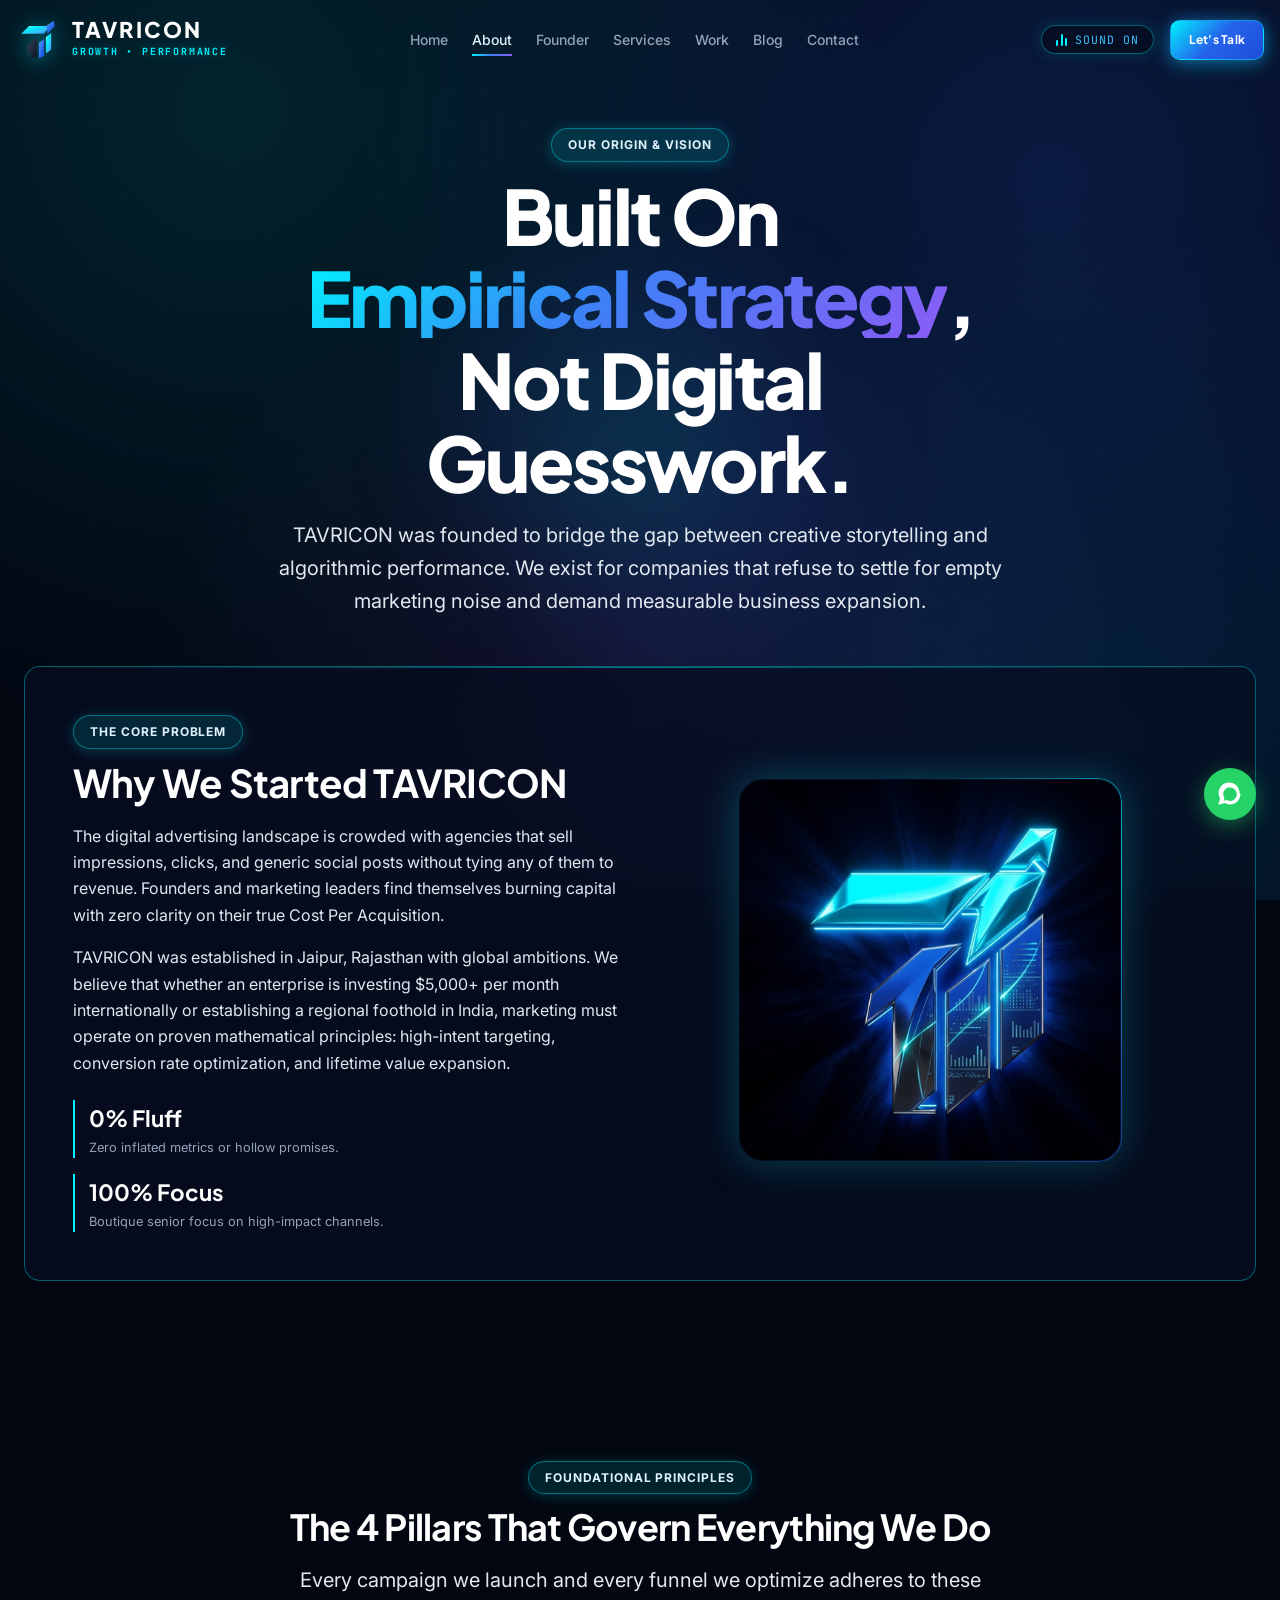
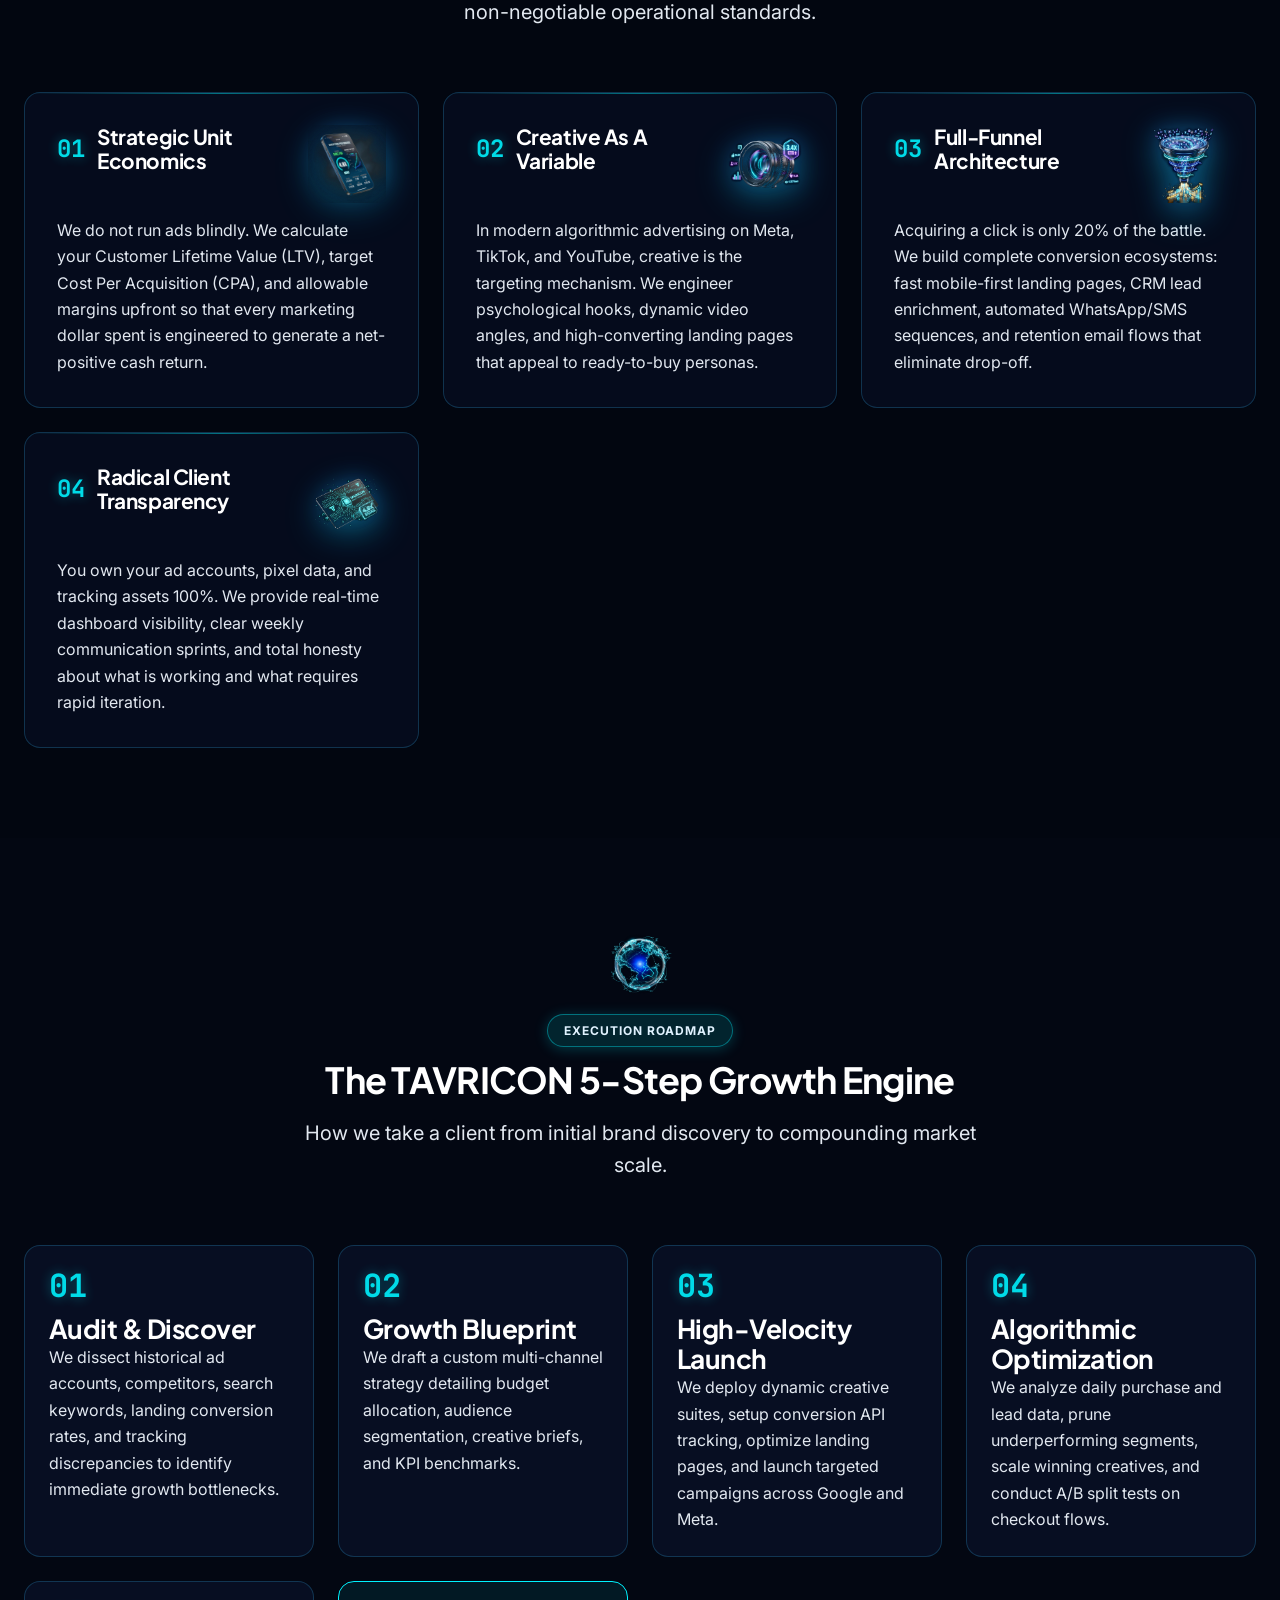
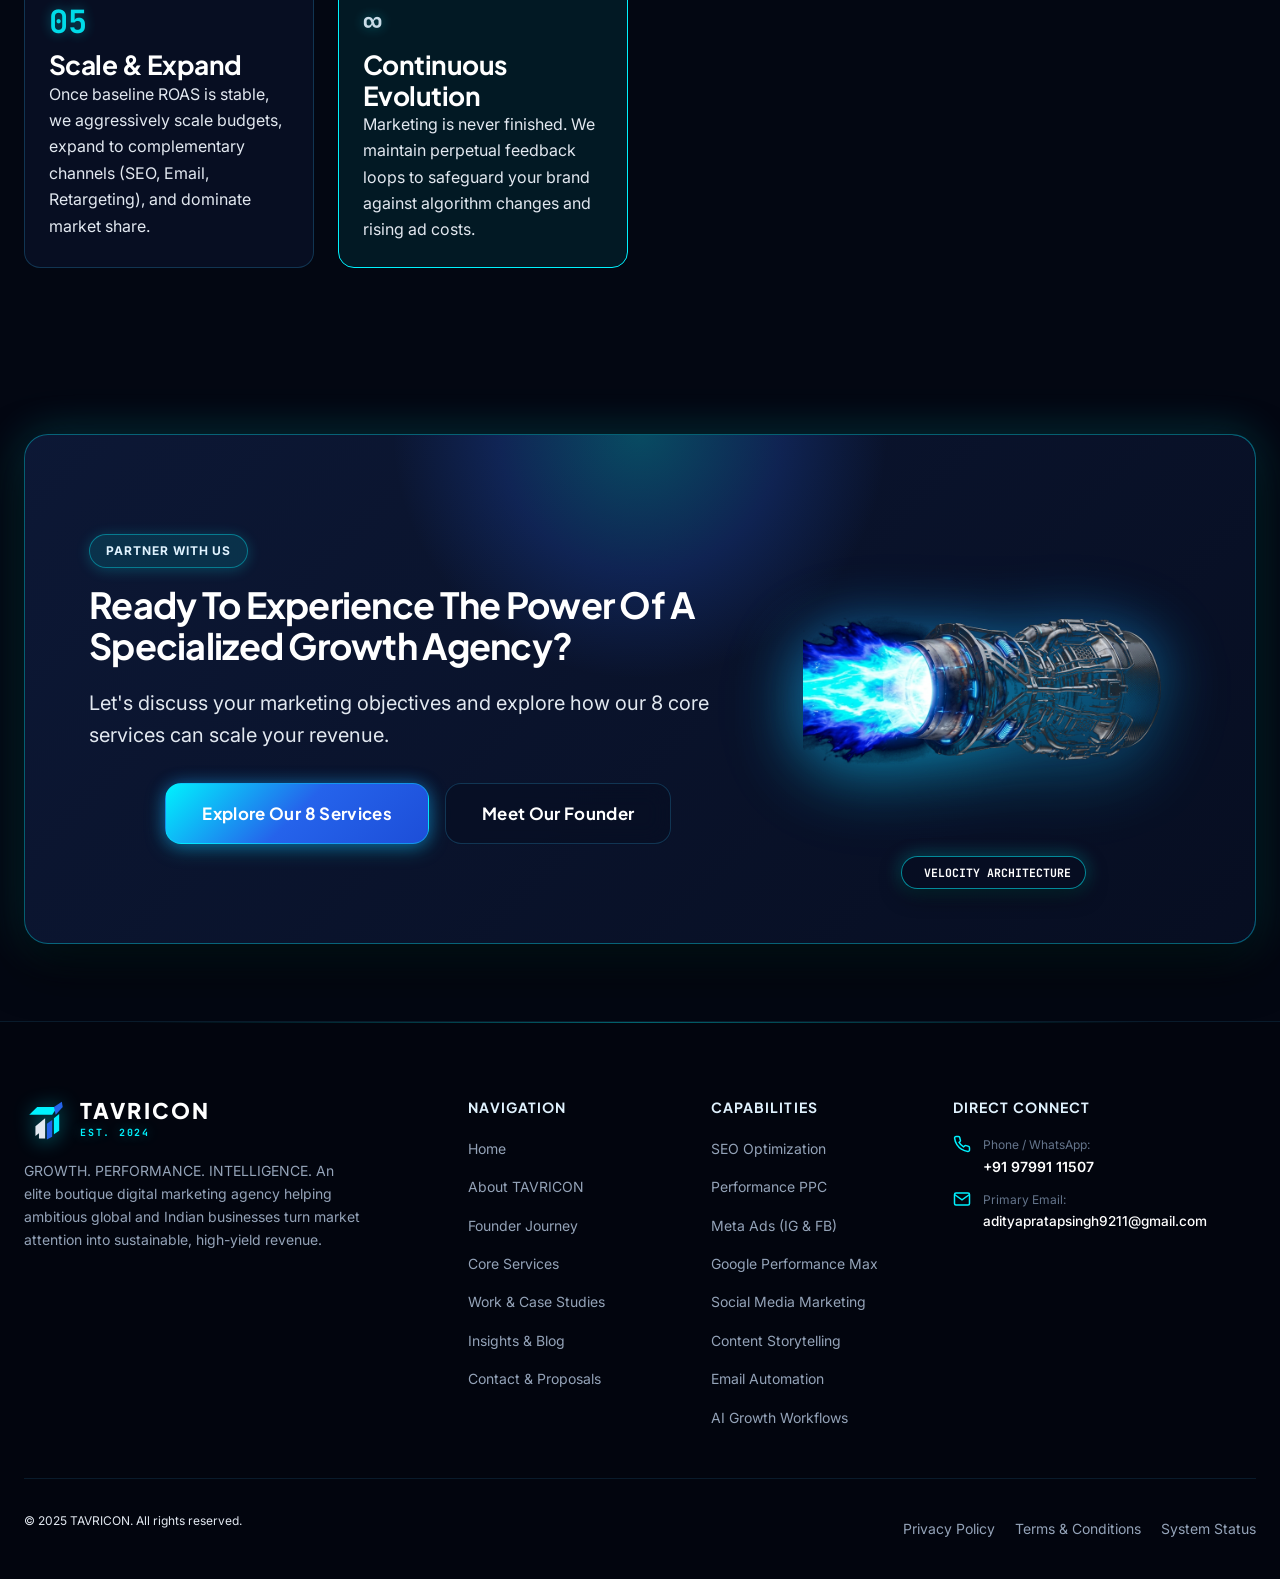
<file: about.html>
﻿<!DOCTYPE html>
<html lang="en">
<head>
  <meta charset="UTF-8">
  <meta name="viewport" content="width=device-width, initial-scale=1.0">

  <!-- Google Tag Manager -->
  <script>(function(w,d,s,l,i){w[l]=w[l]||[];w[l].push({'gtm.start':
  new Date().getTime(),event:'gtm.js'});var f=d.getElementsByTagName(s)[0],
  j=d.createElement(s),dl=l!='dataLayer'?'&l='+l:'';j.async=true;j.src=
  'https://www.googletagmanager.com/gtm.js?id='+i+dl;f.parentNode.insertBefore(j,f);
  })(window,document,'script','dataLayer','GTM-PP7PPCR2');</script>
  <!-- End Google Tag Manager -->
  <title>About TAVRICON | Boutique Digital Marketing Vision</title>
  <meta name="description" content="Learn about TAVRICON, an elite boutique digital marketing agency engineered for predictable growth through unit economics, creative testing, and data.">
  <meta name="keywords" content="about TAVRICON, digital marketing agency philosophy, performance marketing agency, boutique growth agency, marketing unit economics">
  <meta name="author" content="Aditya Singh, TAVRICON">
  <meta name="robots" content="index, follow, max-image-preview:large, max-snippet:-1, max-video-preview:-1">
  <link rel="canonical" href="https://tavricon.in/about.html">
  <link rel="sitemap" type="application/xml" title="Sitemap" href="https://tavricon.in/sitemap.xml">

  <!-- Open Graph / Facebook / LinkedIn -->
  <meta property="og:locale" content="en_US">
  <meta property="og:type" content="website">
  <meta property="og:title" content="About TAVRICON | Boutique Digital Marketing Vision">
  <meta property="og:description" content="Learn about TAVRICON, an elite boutique digital marketing agency engineered for predictable growth through unit economics, creative testing, and data.">
  <meta property="og:url" content="https://tavricon.in/about.html">
  <meta property="og:site_name" content="TAVRICON">
  <meta property="og:image" content="https://tavricon.in/assets/images/logo/tavricon-hero-logo.png">
  <meta property="og:image:width" content="1200">
  <meta property="og:image:height" content="630">
  <meta property="og:image:alt" content="About TAVRICON Digital Marketing Agency">

  <!-- Twitter Cards -->
  <meta name="twitter:card" content="summary_large_image">
  <meta name="twitter:title" content="About TAVRICON | Boutique Digital Marketing Vision">
  <meta name="twitter:description" content="Learn about TAVRICON, an elite boutique digital marketing agency engineered for predictable growth through unit economics, creative testing, and data.">
  <meta name="twitter:image" content="https://tavricon.in/assets/images/logo/tavricon-hero-logo.png">
  <!-- Favicon & Brand Icons (Google Search & Multi-Device Compliant) -->
  <link rel="icon" href="/favicon.ico" sizes="any">
  <link rel="shortcut icon" href="/favicon.ico">
  <link rel="icon" type="image/svg+xml" href="/assets/images/logo/favicon.svg">
  <link rel="icon" type="image/png" sizes="48x48" href="/assets/images/logo/favicon-48x48.png">
  <link rel="icon" type="image/png" sizes="96x96" href="/assets/images/logo/favicon-96x96.png">
  <link rel="icon" type="image/png" sizes="192x192" href="/assets/images/logo/favicon-192x192.png">
  <link rel="icon" type="image/png" sizes="512x512" href="/assets/images/logo/favicon-512x512.png">
  <link rel="icon" type="image/png" sizes="32x32" href="/assets/images/logo/favicon-32x32.png">
  <link rel="icon" type="image/png" sizes="16x16" href="/assets/images/logo/favicon-16x16.png">
  <link rel="apple-touch-icon" sizes="180x180" href="/assets/images/logo/apple-touch-icon.png">
  <link rel="manifest" href="/site.webmanifest">
  <meta name="theme-color" content="#030712">
  
  <link rel="stylesheet" href="assets/css/variables.css">
  <link rel="stylesheet" href="assets/css/base.css">
  <link rel="stylesheet" href="assets/css/components.css">
  <link rel="stylesheet" href="assets/css/animations.css">
  <link rel="stylesheet" href="assets/css/pages.css?v=5.5">

  <!-- Structured Data / Schema.org JSON-LD -->
  <script type="application/ld+json">
  {
    "@context": "https://schema.org",
    "@type": "AboutPage",
    "@id": "https://tavricon.in/about.html#webpage",
    "url": "https://tavricon.in/about.html",
    "name": "About TAVRICON | Boutique Digital Marketing Vision",
    "description": "Learn about TAVRICON, an elite boutique digital marketing agency engineered for predictable growth through unit economics, creative testing, and data.",
    "breadcrumb": {
      "@type": "BreadcrumbList",
      "itemListElement": [
        {
          "@type": "ListItem",
          "position": 1,
          "name": "Home",
          "item": "https://tavricon.in/"
        },
        {
          "@type": "ListItem",
          "position": 2,
          "name": "About",
          "item": "https://tavricon.in/about.html"
        }
      ]
    },
    "mainEntity": {
      "@type": "Organization",
      "name": "TAVRICON",
      "url": "https://tavricon.in/",
      "founder": {
        "@type": "Person",
        "name": "Aditya Singh",
        "jobTitle": "Founder & Growth Strategist"
      }
    }
  }
  </script>
  <!-- Meta Pixel Code -->
  <script>
  !function(f,b,e,v,n,t,s)
  {if(f.fbq)return;n=f.fbq=function(){n.callMethod?
  n.callMethod.apply(n,arguments):n.queue.push(arguments)};
  if(!f._fbq)f._fbq=n;n.push=n;n.loaded=!0;n.version='2.0';
  n.queue=[];t=b.createElement(e);t.async=!0;
  t.src=v;s=b.getElementsByTagName(e)[0];
  s.parentNode.insertBefore(t,s)}(window, document,'script',
  'https://connect.facebook.net/en_US/fbevents.js');
  fbq('init', '2142634756324436');
  fbq('track', 'PageView');
  </script>
  <noscript><img height="1" width="1" style="display:none"
  src="https://www.facebook.com/tr?id=2142634756324436&ev=PageView&noscript=1"
  /></noscript>
  <!-- End Meta Pixel Code -->
</head>
<body>
  <!-- Google Tag Manager (noscript) -->
  <noscript><iframe src="https://www.googletagmanager.com/ns.html?id=GTM-PP7PPCR2"
  height="0" width="0" style="display:none;visibility:hidden"></iframe></noscript>
  <!-- End Google Tag Manager (noscript) -->

  <!-- GLOBAL HEADER -->
  <header class="site-header" role="banner">
    <div class="header-inner">
      <a href="index.html" class="brand-lockup" aria-label="TAVRICON Home">
        <svg class="brand-logo-svg" viewBox="0 0 100 100" fill="none">
          <defs>
            <linearGradient id="navCyan" x1="0%" y1="0%" x2="100%" y2="100%">
              <stop offset="0%" stop-color="#FFFFFF" />
              <stop offset="30%" stop-color="#00F2FE" />
              <stop offset="70%" stop-color="#38BDF8" />
              <stop offset="100%" stop-color="#2563EB" />
            </linearGradient>
            <linearGradient id="navRoyal" x1="0%" y1="0%" x2="100%" y2="100%">
              <stop offset="0%" stop-color="#60A5FA" />
              <stop offset="60%" stop-color="#2563EB" />
              <stop offset="100%" stop-color="#1D4ED8" />
            </linearGradient>
            <linearGradient id="navVelvet" x1="0%" y1="0%" x2="100%" y2="100%">
              <stop offset="0%" stop-color="#334155" />
              <stop offset="100%" stop-color="#0F172A" />
            </linearGradient>
          </defs>
          <path d="M12 36 L30 18 L76 18 L64 36 Z" fill="url(#navCyan)" />
          <path d="M68 18 L86 6 L88 18 L72 36 Z" fill="url(#navRoyal)" />
          <path d="M26 62 L48 44 L48 90 L34 90 L34 78 L26 84 Z" fill="url(#navVelvet)" />
          <path d="M52 56 L64 48 L64 86 L52 92 Z" fill="url(#navRoyal)" />
          <path d="M68 44 L80 34 L80 72 L68 80 Z" fill="url(#navCyan)" />
        </svg>
        <div class="brand-text-group">
          <span class="brand-title">TAVRICON</span>
          <span class="brand-tagline">GROWTH • PERFORMANCE</span>
        </div>
      </a>

      <nav class="main-nav" role="navigation" aria-label="Main Navigation">
        <ul class="nav-links">
          <li><a href="index.html" class="nav-link">Home</a></li>
          <li><a href="about.html" class="nav-link active">About</a></li>
          <li><a href="founder.html" class="nav-link">Founder</a></li>
          <li><a href="services.html" class="nav-link">Services</a></li>
          <li><a href="work.html" class="nav-link">Work</a></li>
          <li><a href="blog.html" class="nav-link">Blog</a></li>
          <li><a href="contact.html" class="nav-link">Contact</a></li>
        </ul>
      </nav>

      <div class="header-cta-wrap">
        <button class="sound-toggle-btn" aria-label="Toggle Sound Effects" title="Sound Effects: ON (Click to Mute)">
          <span class="sound-wave-bars">
            <span class="bar bar-1"></span>
            <span class="bar bar-2"></span>
            <span class="bar bar-3"></span>
          </span>
          <span class="sound-status-text">SOUND ON</span>
        </button>
        <a href="contact.html" class="btn btn-primary btn-sm header-cta-desktop">Let's Talk</a>
        <button class="mobile-toggle-btn" aria-label="Toggle Mobile Menu" aria-expanded="false">
          <svg width="24" height="24" viewBox="0 0 24 24" fill="none" stroke="currentColor" stroke-width="2"><line x1="3" y1="12" x2="21" y2="12"/><line x1="3" y1="6" x2="21" y2="6"/><line x1="3" y1="18" x2="21" y2="18"/></svg>
        </button>
      </div>
    </div>
  </header>

  <!-- MOBILE DRAWER -->
  <div class="drawer-backdrop" aria-hidden="true"></div>
  <aside class="mobile-drawer" role="dialog" aria-label="Mobile Navigation">
    <div class="drawer-header">
      <div class="brand-text-group">
        <span class="brand-title">TAVRICON</span>
        <span class="brand-tagline">EST. 2024</span>
      </div>
      <button class="drawer-close-btn" aria-label="Close Menu">
        <svg width="20" height="20" viewBox="0 0 24 24" fill="none" stroke="currentColor" stroke-width="2"><line x1="18" y1="6" x2="6" y2="18"/><line x1="6" y1="6" x2="18" y2="18"/></svg>
      </button>
    </div>
    <ul class="drawer-nav-list">
      <li><a href="index.html" class="drawer-nav-link"><span>Home</span> <span>&rarr;</span></a></li>
      <li><a href="about.html" class="drawer-nav-link active"><span>About</span> <span>&rarr;</span></a></li>
      <li><a href="founder.html" class="drawer-nav-link"><span>Founder</span> <span>&rarr;</span></a></li>
      <li><a href="services.html" class="drawer-nav-link"><span>Services</span> <span>&rarr;</span></a></li>
      <li><a href="work.html" class="drawer-nav-link"><span>Work</span> <span>&rarr;</span></a></li>
      <li><a href="blog.html" class="drawer-nav-link"><span>Blog</span> <span>&rarr;</span></a></li>
      <li><a href="contact.html" class="drawer-nav-link"><span>Contact</span> <span>&rarr;</span></a></li>
    </ul>
    <div style="margin-top:auto;">
      <a href="contact.html" class="btn btn-primary" style="width:100%; margin-bottom:12px;">Let's Talk</a>
      <p style="font-size:0.75rem; color:var(--text-faint); text-align:center;">+91 97991 11507 • Jaipur, India</p>
    </div>
  </aside>

  <!-- MAIN ABOUT CONTENT -->
  <main id="main-content">
    <!-- About Hero -->
    <section class="inner-hero">
      <div class="container hero-content">
        <span class="badge badge-cyan fade-up">Our Origin & Vision</span>
        <h1 class="text-display fade-up stagger-1" style="margin-top:12px; margin-bottom:16px;">
          Built On <span class="text-gradient-aurora">Empirical Strategy</span>, Not Digital Guesswork.
        </h1>
        <p class="hero-subtitle fade-up stagger-2">
          TAVRICON was founded to bridge the gap between creative storytelling and algorithmic performance. We exist for companies that refuse to settle for empty marketing noise and demand measurable business expansion.
        </p>
      </div>
    </section>

    <!-- The Agency Story -->
    <section class="section" style="padding-top:0;">
      <div class="container">
        <div class="glass-card fade-up" style="padding:clamp(24px, 5vw, 48px); border-color:rgba(0,242,254,0.35);">
          <div class="grid grid-2" style="align-items:center;">
            <div>
              <span class="badge badge-cyan" style="margin-bottom:12px;">The Core Problem</span>
              <h2 style="font-size:clamp(1.75rem, 3vw, 2.4rem); margin-bottom:18px;">Why We Started TAVRICON</h2>
              <p>
                The digital advertising landscape is crowded with agencies that sell impressions, clicks, and generic social posts without tying any of them to revenue. Founders and marketing leaders find themselves burning capital with zero clarity on their true Cost Per Acquisition.
              </p>
              <p>
                TAVRICON was established in Jaipur, Rajasthan with global ambitions. We believe that whether an enterprise is investing $5,000+ per month internationally or establishing a regional foothold in India, marketing must operate on proven mathematical principles: high-intent targeting, conversion rate optimization, and lifetime value expansion.
              </p>
              <div style="margin-top:24px; display:flex; gap:16px; flex-wrap:wrap;">
                <div style="border-left:2px solid var(--cyan-primary); padding-left:14px;">
                  <span style="font-family:var(--font-heading); font-size:1.4rem; font-weight:700; color:#FFFFFF;">0% Fluff</span>
                  <p style="font-size:0.8rem; color:var(--text-muted); margin:0;">Zero inflated metrics or hollow promises.</p>
                </div>
                <div style="border-left:2px solid var(--cyan-primary); padding-left:14px;">
                  <span style="font-family:var(--font-heading); font-size:1.4rem; font-weight:700; color:#FFFFFF;">100% Focus</span>
                  <p style="font-size:0.8rem; color:var(--text-muted); margin:0;">Boutique senior focus on high-impact channels.</p>
                </div>
              </div>
            </div>
            <div style="text-align:center;">
              <div class="card-beam" style="display:inline-block; border-radius:var(--radius-xl); padding:1px; background:rgba(7,14,34,0.85); box-shadow:0 0 40px rgba(0,242,254,0.25);">
                <img src="assets/images/logo/tavricon-mark-full.png" alt="TAVRICON Growth Monogram Symbol" style="width:100%; max-width:380px; display:block; border-radius:var(--radius-xl); object-fit:cover;">
              </div>
            </div>
          </div>
        </div>
      </div>
    </section>

    <!-- The 4 Pillars -->
    <section class="section" style="background:rgba(2,7,14,0.5);">
      <div class="container">
        <div class="section-header fade-up">
          <span class="badge badge-cyan">Foundational Principles</span>
          <h2 style="margin-top:12px; margin-bottom:16px;">The 4 Pillars That Govern Everything We Do</h2>
          <p class="text-lead">Every campaign we launch and every funnel we optimize adheres to these non-negotiable operational standards.</p>
        </div>

        <div class="grid grid-2">
          <!-- Pillar 1 -->
          <div class="glass-card fade-up stagger-1">
            <div style="display:flex; justify-content:space-between; align-items:flex-start; width:100%; margin-bottom:14px;">
              <div style="display:flex; align-items:center; gap:12px;">
                <span class="step-num" style="margin:0; font-size:1.5rem;">01</span>
                <h3 style="font-size:1.3rem; margin:0;">Strategic Unit Economics</h3>
              </div>
              <div class="service-real-png-preview" title="Performance Unit Economics Telemetry" style="margin-bottom:0;">
                <img src="assets/images/showcase/floating-device-roas.png" alt="ROAS Performance Telemetry Device" loading="lazy" decoding="async">
              </div>
            </div>
            <p>
              We do not run ads blindly. We calculate your Customer Lifetime Value (LTV), target Cost Per Acquisition (CPA), and allowable margins upfront so that every marketing dollar spent is engineered to generate a net-positive cash return.
            </p>
          </div>

          <!-- Pillar 2 -->
          <div class="glass-card fade-up stagger-2">
            <div style="display:flex; justify-content:space-between; align-items:flex-start; width:100%; margin-bottom:14px;">
              <div style="display:flex; align-items:center; gap:12px;">
                <span class="step-num" style="margin:0; font-size:1.5rem;">02</span>
                <h3 style="font-size:1.3rem; margin:0;">Creative As A Variable</h3>
              </div>
              <div class="service-real-png-preview" title="Creative Angle Master Lens" style="margin-bottom:0;">
                <img src="assets/images/showcase/hook-creative-cinema-lens.png" alt="Creative Master Cinema Lens" loading="lazy" decoding="async">
              </div>
            </div>
            <p>
              In modern algorithmic advertising on Meta, TikTok, and YouTube, creative is the targeting mechanism. We engineer psychological hooks, dynamic video angles, and high-converting landing pages that appeal to ready-to-buy personas.
            </p>
          </div>

          <!-- Pillar 3 -->
          <div class="glass-card fade-up stagger-3">
            <div style="display:flex; justify-content:space-between; align-items:flex-start; width:100%; margin-bottom:14px;">
              <div style="display:flex; align-items:center; gap:12px;">
                <span class="step-num" style="margin:0; font-size:1.5rem;">03</span>
                <h3 style="font-size:1.3rem; margin:0;">Full-Funnel Architecture</h3>
              </div>
              <div class="service-real-png-preview" title="Conversion Funnel Vortex" style="margin-bottom:0;">
                <img src="assets/images/showcase/service-conversion-funnel.png" alt="Conversion Funnel Vortex" loading="lazy" decoding="async">
              </div>
            </div>
            <p>
              Acquiring a click is only 20% of the battle. We build complete conversion ecosystems: fast mobile-first landing pages, CRM lead enrichment, automated WhatsApp/SMS sequences, and retention email flows that eliminate drop-off.
            </p>
          </div>

          <!-- Pillar 4 -->
          <div class="glass-card fade-up stagger-4">
            <div style="display:flex; justify-content:space-between; align-items:flex-start; width:100%; margin-bottom:14px;">
              <div style="display:flex; align-items:center; gap:12px;">
                <span class="step-num" style="margin:0; font-size:1.5rem;">04</span>
                <h3 style="font-size:1.3rem; margin:0;">Radical Client Transparency</h3>
              </div>
              <div class="service-real-png-preview" title="Titanium Transparency Key" style="margin-bottom:0;">
                <img src="assets/images/showcase/hook-luxury-black-card.png" alt="Titanium Capital Card" loading="lazy" decoding="async">
              </div>
            </div>
            <p>
              You own your ad accounts, pixel data, and tracking assets 100%. We provide real-time dashboard visibility, clear weekly communication sprints, and total honesty about what is working and what requires rapid iteration.
            </p>
          </div>
        </div>
      </div>
    </section>

    <!-- The 5-Step Execution Methodology -->
    <section class="section">
      <div class="container">
        <div class="section-header fade-up" style="display:flex; flex-direction:column; align-items:center; text-align:center;">
          <div style="width:72px; height:72px; margin-bottom:14px; display:inline-flex; align-items:center; justify-content:center;">
            <img src="assets/images/showcase/hook-global-network-globe.png" alt="Global Multi-Market Omnichannel Orbit" class="interactive-hook-png" style="width:100%; height:100%; object-fit:contain;" loading="lazy" decoding="async">
          </div>
          <span class="badge badge-cyan">Execution Roadmap</span>
          <h2 style="margin-top:12px; margin-bottom:16px;">The TAVRICON 5-Step Growth Engine</h2>
          <p class="text-lead">How we take a client from initial brand discovery to compounding market scale.</p>
        </div>

        <div class="grid grid-3">
          <div class="growth-framework-step fade-up stagger-1">
            <span class="step-num">01</span>
            <h3>Audit & Discover</h3>
            <p>We dissect historical ad accounts, competitors, search keywords, landing conversion rates, and tracking discrepancies to identify immediate growth bottlenecks.</p>
          </div>

          <div class="growth-framework-step fade-up stagger-2">
            <span class="step-num">02</span>
            <h3>Growth Blueprint</h3>
            <p>We draft a custom multi-channel strategy detailing budget allocation, audience segmentation, creative briefs, and KPI benchmarks.</p>
          </div>

          <div class="growth-framework-step fade-up stagger-3">
            <span class="step-num">03</span>
            <h3>High-Velocity Launch</h3>
            <p>We deploy dynamic creative suites, setup conversion API tracking, optimize landing pages, and launch targeted campaigns across Google and Meta.</p>
          </div>

          <div class="growth-framework-step fade-up stagger-4">
            <span class="step-num">04</span>
            <h3>Algorithmic Optimization</h3>
            <p>We analyze daily purchase and lead data, prune underperforming segments, scale winning creatives, and conduct A/B split tests on checkout flows.</p>
          </div>

          <div class="growth-framework-step fade-up stagger-5">
            <span class="step-num">05</span>
            <h3>Scale & Expand</h3>
            <p>Once baseline ROAS is stable, we aggressively scale budgets, expand to complementary channels (SEO, Email, Retargeting), and dominate market share.</p>
          </div>

          <div class="growth-framework-step fade-up stagger-5" style="border-color:var(--cyan-primary); background:rgba(0, 242, 254, 0.08);">
            <span class="step-num" style="color:var(--cyan-bright);">&infin;</span>
            <h3 style="color:#FFFFFF;">Continuous Evolution</h3>
            <p>Marketing is never finished. We maintain perpetual feedback loops to safeguard your brand against algorithm changes and rising ad costs.</p>
          </div>
        </div>
      </div>
    </section>

    <!-- Call to Action Banner -->
    <section class="cta-banner-section">
      <div class="container">
        <div class="cta-banner-card card-beam fade-up">
          <div class="cta-banner-grid">
            <div class="cta-banner-text">
              <span class="badge badge-cyan" style="margin-bottom:16px;">Partner With Us</span>
              <h2 class="text-h1" style="margin-bottom:20px;">Ready To Experience The Power Of A Specialized Growth Agency?</h2>
              <p class="text-lead" style="margin-bottom:32px;">
                Let's discuss your marketing objectives and explore how our 8 core services can scale your revenue.
              </p>
              <div class="hero-cta-group" style="margin-bottom:0;">
                <a href="services.html" class="btn btn-primary btn-lg">Explore Our 8 Services</a>
                <a href="founder.html" class="btn btn-secondary btn-lg">Meet Our Founder</a>
              </div>
            </div>
            <div class="cta-banner-visual">
              <div class="cta-rocket-wrap">
                <img src="assets/images/showcase/cta-rocket-propulsion.png" alt="Supersonic Growth Propulsion Engine" class="cta-rocket-png" loading="lazy" decoding="async">
                <div class="cta-rocket-telemetry-badge">
                  <span class="live-dot" style="background:#00F2FE;"></span>
                  <span>VELOCITY ARCHITECTURE</span>
                </div>
              </div>
            </div>
          </div>
        </div>
      </div>
    </section>
  </main>

  <!-- GLOBAL FOOTER -->
  <footer class="site-footer" role="contentinfo">
    <div class="container">
      <div class="footer-grid">
        <div class="footer-brand">
          <a href="index.html" class="brand-lockup" style="margin-bottom:12px;">
            <svg class="brand-logo-svg" viewBox="0 0 100 100" fill="none">
              <path d="M12 36 L30 18 L76 18 L64 36 Z" fill="#00F2FE" />
              <path d="M68 18 L86 6 L88 18 L72 36 Z" fill="#2563EB" />
              <path d="M26 62 L48 44 L48 90 L34 90 L34 78 L26 84 Z" fill="#E2E8F0" />
              <path d="M52 56 L64 48 L64 86 L52 92 Z" fill="#2563EB" />
              <path d="M68 44 L80 34 L80 72 L68 80 Z" fill="#00F2FE" />
            </svg>
            <div class="brand-text-group">
              <span class="brand-title">TAVRICON</span>
              <span class="brand-tagline">EST. 2024</span>
            </div>
          </a>
          <p>
            GROWTH. PERFORMANCE. INTELLIGENCE. An elite boutique digital marketing agency helping ambitious global and Indian businesses turn market attention into sustainable, high-yield revenue.
          </p>
        </div>

        <div>
          <h3 class="footer-col-title">Navigation</h3>
          <ul class="footer-links">
            <li><a href="index.html" class="footer-link">Home</a></li>
            <li><a href="about.html" class="footer-link">About TAVRICON</a></li>
            <li><a href="founder.html" class="footer-link">Founder Journey</a></li>
            <li><a href="services.html" class="footer-link">Core Services</a></li>
            <li><a href="work.html" class="footer-link">Work & Case Studies</a></li>
            <li><a href="blog.html" class="footer-link">Insights & Blog</a></li>
            <li><a href="contact.html" class="footer-link">Contact & Proposals</a></li>
          </ul>
        </div>

        <div>
          <h3 class="footer-col-title">Capabilities</h3>
          <ul class="footer-links">
            <li><a href="services.html#seo" class="footer-link">SEO Optimization</a></li>
            <li><a href="services.html#ppc" class="footer-link">Performance PPC</a></li>
            <li><a href="services.html#meta-ads" class="footer-link">Meta Ads (IG & FB)</a></li>
            <li><a href="services.html#google-ads" class="footer-link">Google Performance Max</a></li>
            <li><a href="services.html#smm" class="footer-link">Social Media Marketing</a></li>
            <li><a href="services.html#content" class="footer-link">Content Storytelling</a></li>
            <li><a href="services.html#email" class="footer-link">Email Automation</a></li>
            <li><a href="services.html#ai" class="footer-link">AI Growth Workflows</a></li>
          </ul>
        </div>

        <div>
          <h3 class="footer-col-title">Direct Connect</h3>
          <div class="footer-contact-item">
            <svg width="18" height="18" viewBox="0 0 24 24" fill="none" stroke="var(--cyan-primary)" stroke-width="2"><path d="M22 16.92v3a2 2 0 0 1-2.18 2 19.79 19.79 0 0 1-8.63-3.07 19.5 19.5 0 0 1-6-6 19.79 19.79 0 0 1-3.07-8.67A2 2 0 0 1 4.11 2h3a2 2 0 0 1 2 1.72 12.84 12.84 0 0 0 .7 2.81 2 2 0 0 1-.45 2.11L8.09 9.91a16 16 0 0 0 6 6l1.27-1.27a2 2 0 0 1 2.11-.45 12.84 12.84 0 0 0 2.81.7A2 2 0 0 1 22 16.92z"/></svg>
            <div>
              <span style="display:block; font-size:0.75rem; color:var(--text-faint);">Phone / WhatsApp:</span>
              <a href="tel:+919799111507" style="color:#FFFFFF; font-weight:600;">+91 97991 11507</a>
            </div>
          </div>
          <div class="footer-contact-item">
            <svg width="18" height="18" viewBox="0 0 24 24" fill="none" stroke="var(--cyan-primary)" stroke-width="2"><path d="M4 4h16c1.1 0 2 .9 2 2v12c0 1.1-.9 2-2 2H4c-1.1 0-2-.9-2-2V6c0-1.1.9-2 2-2z"/><polyline points="22,6 12,13 2,6"/></svg>
            <div>
              <span style="display:block; font-size:0.75rem; color:var(--text-faint);">Primary Email:</span>
              <a href="mailto:adityapratapsingh9211@gmail.com" style="color:#FFFFFF; font-weight:500; font-size:0.85rem;">adityapratapsingh9211@gmail.com</a>
            </div>
          </div>
        </div>
      </div>

      <div class="footer-bottom">
        <p>&copy; 2025 TAVRICON. All rights reserved.</p>
        <div class="footer-legal-links">
          <a href="privacy.html" class="footer-link">Privacy Policy</a>
          <a href="terms.html" class="footer-link">Terms &amp; Conditions</a>
          <a href="404.html" class="footer-link">System Status</a>
        </div>
      </div>
    </div>
  </footer>

  <!-- Floating Actions -->
  <div class="floating-actions" aria-label="Quick Actions">
    <a href="https://wa.me/919799111507" class="fab-whatsapp" target="_blank" rel="noopener" aria-label="Chat on WhatsApp">
      <svg width="28" height="28" viewBox="0 0 24 24" fill="currentColor"><path d="M12.031 6.172c-3.181 0-5.767 2.586-5.768 5.766-.001 1.298.38 2.27 1.019 3.287l-.711 2.598 2.664-.699c.97.53 1.77.818 2.796.818 3.18 0 5.767-2.587 5.767-5.766.001-3.182-2.585-5.804-5.767-5.804zm8.969 5.766c0 4.962-4.037 9-9 9-1.583 0-3.064-.413-4.354-1.135l-5.646 1.479 1.508-5.513c-.808-1.348-1.272-2.927-1.272-4.606 0-4.962 4.037-9 9-9 4.963 0 9 4.038 9 9z"/></svg>
    </a>
    <button class="back-to-top" aria-label="Back to top">
      <svg width="20" height="20" viewBox="0 0 24 24" fill="none" stroke="currentColor" stroke-width="2"><polyline points="18 15 12 9 6 15"/></svg>
    </button>
  </div>

  <script src="assets/js/sound.js"></script>
  <script src="assets/js/main.js?v=6.3"></script>
</body>
</html>
</file>
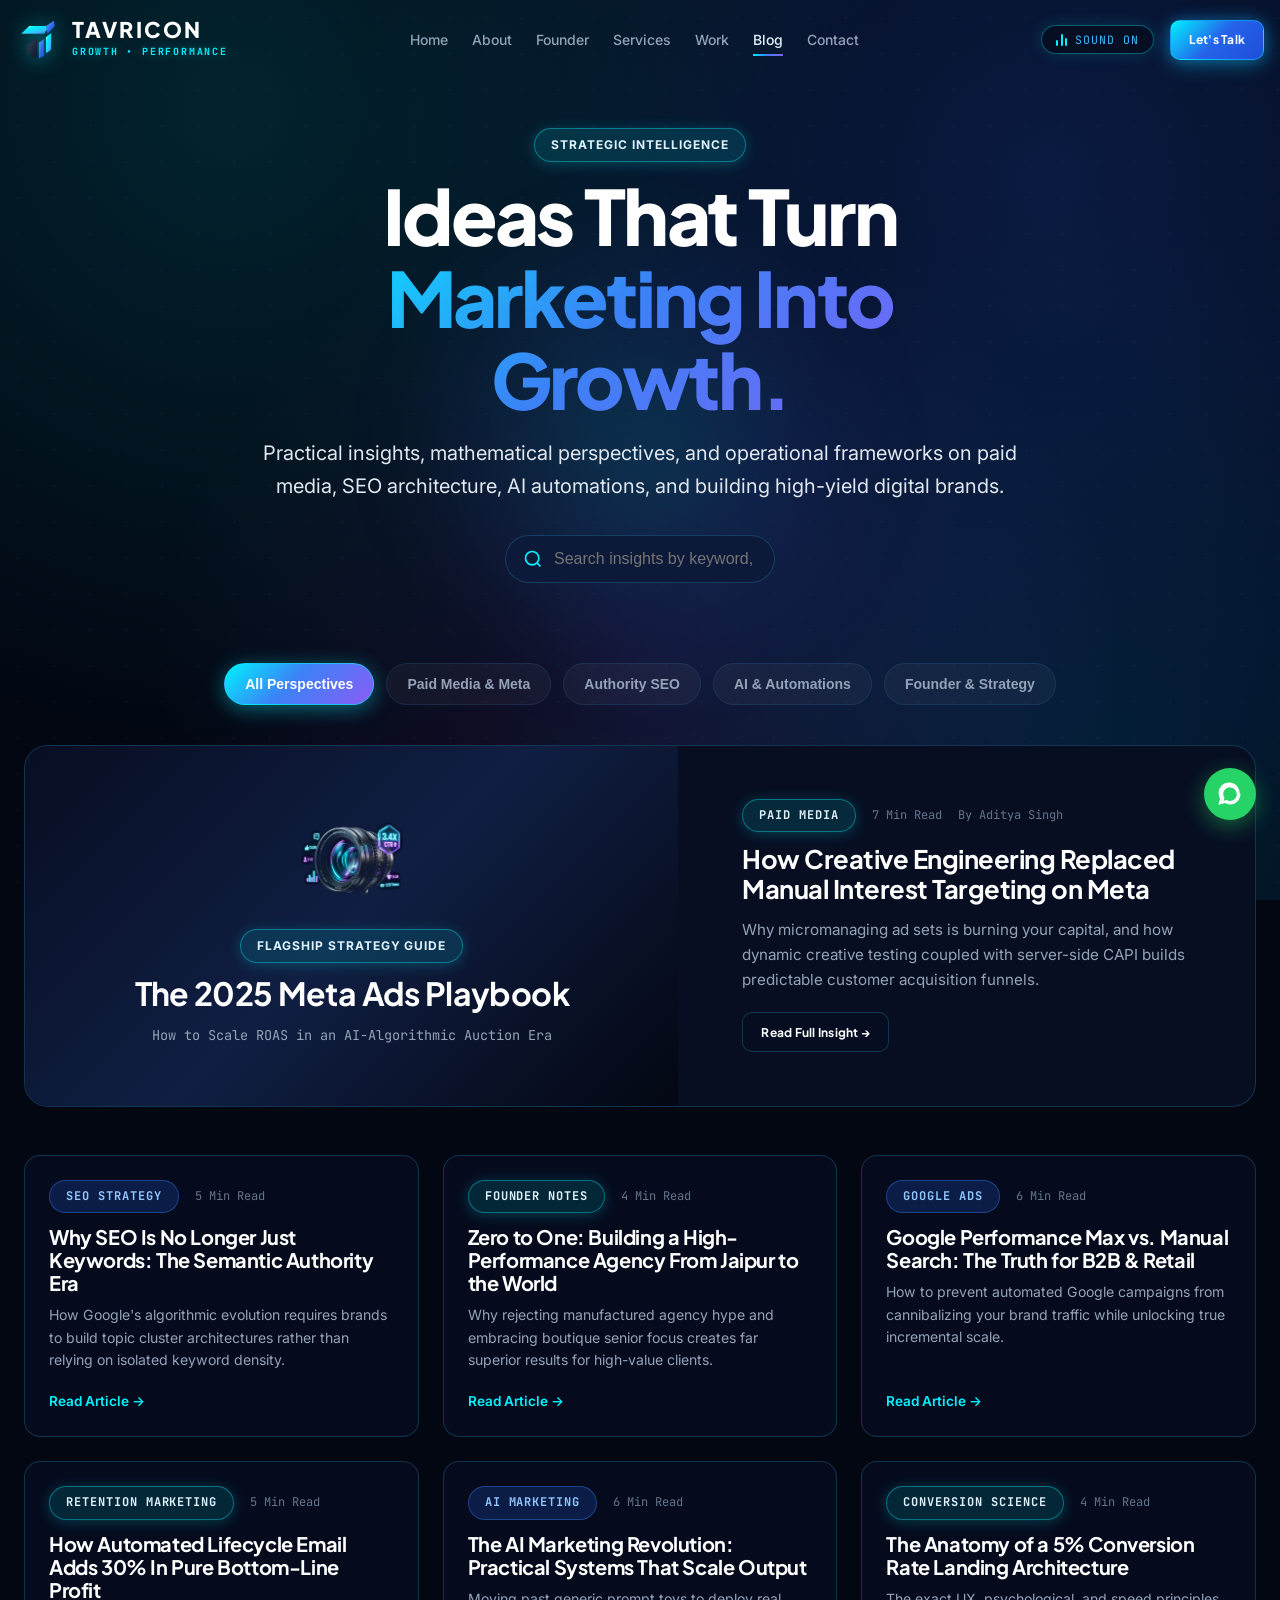
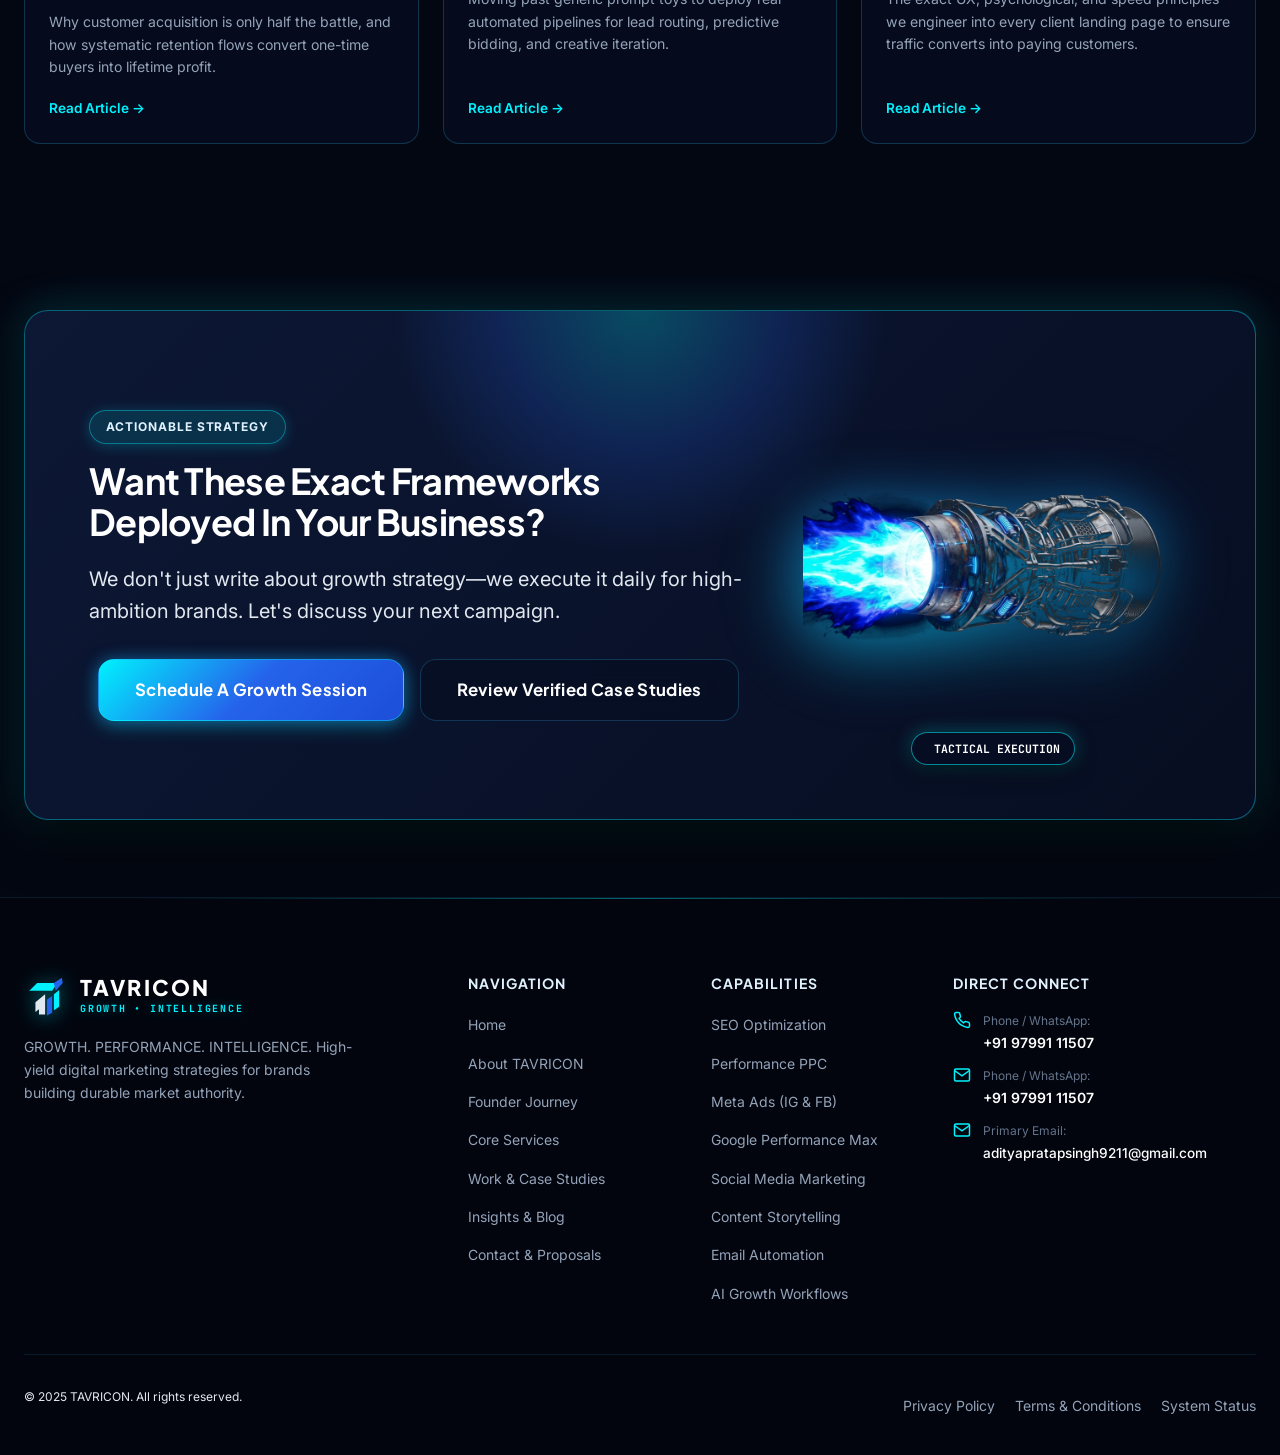
<file: blog.html>
﻿<!DOCTYPE html>
<html lang="en">
<head>
  <meta charset="UTF-8">
  <meta name="viewport" content="width=device-width, initial-scale=1.0">

  <!-- Google Tag Manager -->
  <script>(function(w,d,s,l,i){w[l]=w[l]||[];w[l].push({'gtm.start':
  new Date().getTime(),event:'gtm.js'});var f=d.getElementsByTagName(s)[0],
  j=d.createElement(s),dl=l!='dataLayer'?'&l='+l:'';j.async=true;j.src=
  'https://www.googletagmanager.com/gtm.js?id='+i+dl;f.parentNode.insertBefore(j,f);
  })(window,document,'script','dataLayer','GTM-PP7PPCR2');</script>
  <!-- End Google Tag Manager -->
  <title>Marketing Insights &amp; Perspectives | TAVRICON Blog</title>
  <meta name="description" content="Actionable marketing insights, performance playbooks, SEO strategies, and growth experiments authored by Aditya Singh and the TAVRICON marketing team.">
  <meta name="keywords" content="digital marketing blog, performance marketing insights, Meta ads playbook, SEO strategies, B2B growth guides, Aditya Singh articles">
  <meta name="author" content="Aditya Singh, TAVRICON">
  <meta name="robots" content="index, follow, max-image-preview:large, max-snippet:-1, max-video-preview:-1">
  <link rel="canonical" href="https://tavricon.in/blog.html">
  <link rel="sitemap" type="application/xml" title="Sitemap" href="https://tavricon.in/sitemap.xml">

  <!-- Open Graph / Facebook / LinkedIn -->
  <meta property="og:locale" content="en_US">
  <meta property="og:type" content="website">
  <meta property="og:title" content="Marketing Insights &amp; Perspectives | TAVRICON Blog">
  <meta property="og:description" content="Actionable marketing insights, performance playbooks, SEO strategies, and growth experiments authored by Aditya Singh and the TAVRICON marketing team.">
  <meta property="og:url" content="https://tavricon.in/blog.html">
  <meta property="og:site_name" content="TAVRICON">
  <meta property="og:image" content="https://tavricon.in/assets/images/logo/tavricon-hero-logo.png">
  <meta property="og:image:width" content="1200">
  <meta property="og:image:height" content="630">
  <meta property="og:image:alt" content="TAVRICON Marketing Insights & Blog">

  <!-- Twitter Cards -->
  <meta name="twitter:card" content="summary_large_image">
  <meta name="twitter:title" content="Marketing Insights &amp; Perspectives | TAVRICON Blog">
  <meta name="twitter:description" content="Actionable marketing insights, performance playbooks, SEO strategies, and growth experiments authored by Aditya Singh and the TAVRICON marketing team.">
  <meta name="twitter:image" content="https://tavricon.in/assets/images/logo/tavricon-hero-logo.png">
  <!-- Favicon & Brand Icons (Google Search & Multi-Device Compliant) -->
  <link rel="icon" href="/favicon.ico" sizes="any">
  <link rel="shortcut icon" href="/favicon.ico">
  <link rel="icon" type="image/svg+xml" href="/assets/images/logo/favicon.svg">
  <link rel="icon" type="image/png" sizes="48x48" href="/assets/images/logo/favicon-48x48.png">
  <link rel="icon" type="image/png" sizes="96x96" href="/assets/images/logo/favicon-96x96.png">
  <link rel="icon" type="image/png" sizes="192x192" href="/assets/images/logo/favicon-192x192.png">
  <link rel="icon" type="image/png" sizes="512x512" href="/assets/images/logo/favicon-512x512.png">
  <link rel="icon" type="image/png" sizes="32x32" href="/assets/images/logo/favicon-32x32.png">
  <link rel="icon" type="image/png" sizes="16x16" href="/assets/images/logo/favicon-16x16.png">
  <link rel="apple-touch-icon" sizes="180x180" href="/assets/images/logo/apple-touch-icon.png">
  <link rel="manifest" href="/site.webmanifest">
  <meta name="theme-color" content="#030712">
  
  <link rel="stylesheet" href="assets/css/variables.css">
  <link rel="stylesheet" href="assets/css/base.css">
  <link rel="stylesheet" href="assets/css/components.css">
  <link rel="stylesheet" href="assets/css/animations.css">
  <link rel="stylesheet" href="assets/css/pages.css?v=5.5">

  <!-- Structured Data / Schema.org JSON-LD -->
  <script type="application/ld+json">
  {
    "@context": "https://schema.org",
    "@type": "Blog",
    "@id": "https://tavricon.in/blog.html#webpage",
    "url": "https://tavricon.in/blog.html",
    "name": "Marketing Insights & Perspectives | TAVRICON Blog",
    "description": "Actionable marketing insights, performance playbooks, SEO strategies, and growth experiments authored by Aditya Singh and the TAVRICON marketing team.",
    "breadcrumb": {
      "@type": "BreadcrumbList",
      "itemListElement": [
        {
          "@type": "ListItem",
          "position": 1,
          "name": "Home",
          "item": "https://tavricon.in/"
        },
        {
          "@type": "ListItem",
          "position": 2,
          "name": "Blog",
          "item": "https://tavricon.in/blog.html"
        }
      ]
    },
    "publisher": {
      "@type": "Organization",
      "name": "TAVRICON",
      "url": "https://tavricon.in/"
    }
  }
  </script>
  <!-- Meta Pixel Code -->
  <script>
  !function(f,b,e,v,n,t,s)
  {if(f.fbq)return;n=f.fbq=function(){n.callMethod?
  n.callMethod.apply(n,arguments):n.queue.push(arguments)};
  if(!f._fbq)f._fbq=n;n.push=n;n.loaded=!0;n.version='2.0';
  n.queue=[];t=b.createElement(e);t.async=!0;
  t.src=v;s=b.getElementsByTagName(e)[0];
  s.parentNode.insertBefore(t,s)}(window, document,'script',
  'https://connect.facebook.net/en_US/fbevents.js');
  fbq('init', '2142634756324436');
  fbq('track', 'PageView');
  </script>
  <noscript><img height="1" width="1" style="display:none"
  src="https://www.facebook.com/tr?id=2142634756324436&ev=PageView&noscript=1"
  /></noscript>
  <!-- End Meta Pixel Code -->
</head>
<body>
  <!-- Google Tag Manager (noscript) -->
  <noscript><iframe src="https://www.googletagmanager.com/ns.html?id=GTM-PP7PPCR2"
  height="0" width="0" style="display:none;visibility:hidden"></iframe></noscript>
  <!-- End Google Tag Manager (noscript) -->

  <!-- GLOBAL HEADER -->
  <header class="site-header" role="banner">
    <div class="header-inner">
      <a href="index.html" class="brand-lockup" aria-label="TAVRICON Home">
        <svg class="brand-logo-svg" viewBox="0 0 100 100" fill="none">
          <defs>
            <linearGradient id="navCyan" x1="0%" y1="0%" x2="100%" y2="100%">
              <stop offset="0%" stop-color="#FFFFFF" />
              <stop offset="30%" stop-color="#00F2FE" />
              <stop offset="70%" stop-color="#38BDF8" />
              <stop offset="100%" stop-color="#2563EB" />
            </linearGradient>
            <linearGradient id="navRoyal" x1="0%" y1="0%" x2="100%" y2="100%">
              <stop offset="0%" stop-color="#60A5FA" />
              <stop offset="60%" stop-color="#2563EB" />
              <stop offset="100%" stop-color="#1D4ED8" />
            </linearGradient>
            <linearGradient id="navVelvet" x1="0%" y1="0%" x2="100%" y2="100%">
              <stop offset="0%" stop-color="#334155" />
              <stop offset="100%" stop-color="#0F172A" />
            </linearGradient>
          </defs>
          <path d="M12 36 L30 18 L76 18 L64 36 Z" fill="url(#navCyan)" />
          <path d="M68 18 L86 6 L88 18 L72 36 Z" fill="url(#navRoyal)" />
          <path d="M26 62 L48 44 L48 90 L34 90 L34 78 L26 84 Z" fill="url(#navVelvet)" />
          <path d="M52 56 L64 48 L64 86 L52 92 Z" fill="url(#navRoyal)" />
          <path d="M68 44 L80 34 L80 72 L68 80 Z" fill="url(#navCyan)" />
        </svg>
        <div class="brand-text-group">
          <span class="brand-title">TAVRICON</span>
          <span class="brand-tagline">GROWTH • PERFORMANCE</span>
        </div>
      </a>

      <nav class="main-nav" role="navigation" aria-label="Main Navigation">
        <ul class="nav-links">
          <li><a href="index.html" class="nav-link">Home</a></li>
          <li><a href="about.html" class="nav-link">About</a></li>
          <li><a href="founder.html" class="nav-link">Founder</a></li>
          <li><a href="services.html" class="nav-link">Services</a></li>
          <li><a href="work.html" class="nav-link">Work</a></li>
          <li><a href="blog.html" class="nav-link active">Blog</a></li>
          <li><a href="contact.html" class="nav-link">Contact</a></li>
        </ul>
      </nav>

      <div class="header-cta-wrap">
        <button class="sound-toggle-btn" aria-label="Toggle Sound Effects" title="Sound Effects: ON (Click to Mute)">
          <span class="sound-wave-bars">
            <span class="bar bar-1"></span>
            <span class="bar bar-2"></span>
            <span class="bar bar-3"></span>
          </span>
          <span class="sound-status-text">SOUND ON</span>
        </button>
        <a href="contact.html" class="btn btn-primary btn-sm header-cta-desktop">Let's Talk</a>
        <button class="mobile-toggle-btn" aria-label="Toggle Mobile Menu" aria-expanded="false">
          <svg width="24" height="24" viewBox="0 0 24 24" fill="none" stroke="currentColor" stroke-width="2"><line x1="3" y1="12" x2="21" y2="12"/><line x1="3" y1="6" x2="21" y2="6"/><line x1="3" y1="18" x2="21" y2="18"/></svg>
        </button>
      </div>
    </div>
  </header>

  <!-- MOBILE DRAWER -->
  <div class="drawer-backdrop" aria-hidden="true"></div>
  <aside class="mobile-drawer" role="dialog" aria-label="Mobile Navigation">
    <div class="drawer-header">
      <div class="brand-text-group">
        <span class="brand-title">TAVRICON</span>
        <span class="brand-tagline">EST. 2024</span>
      </div>
      <button class="drawer-close-btn" aria-label="Close Menu">
        <svg width="20" height="20" viewBox="0 0 24 24" fill="none" stroke="currentColor" stroke-width="2"><line x1="18" y1="6" x2="6" y2="18"/><line x1="6" y1="6" x2="18" y2="18"/></svg>
      </button>
    </div>
    <ul class="drawer-nav-list">
      <li><a href="index.html" class="drawer-nav-link"><span>Home</span> <span>&rarr;</span></a></li>
      <li><a href="about.html" class="drawer-nav-link"><span>About</span> <span>&rarr;</span></a></li>
      <li><a href="founder.html" class="drawer-nav-link"><span>Founder</span> <span>&rarr;</span></a></li>
      <li><a href="services.html" class="drawer-nav-link"><span>Services</span> <span>&rarr;</span></a></li>
      <li><a href="work.html" class="drawer-nav-link"><span>Work</span> <span>&rarr;</span></a></li>
      <li><a href="blog.html" class="drawer-nav-link active"><span>Blog</span> <span>&rarr;</span></a></li>
      <li><a href="contact.html" class="drawer-nav-link"><span>Contact</span> <span>&rarr;</span></a></li>
    </ul>
    <div style="margin-top:auto;">
      <a href="contact.html" class="btn btn-primary" style="width:100%; margin-bottom:12px;">Let's Talk</a>
      <p style="font-size:0.75rem; color:var(--text-faint); text-align:center;">+91 97991 11507 • Jaipur, India</p>
    </div>
  </aside>

  <!-- MAIN BLOG CONTENT -->
  <main id="main-content">
    
    <!-- Hero -->
    <section class="inner-hero">
      <div class="container hero-content">
        <span class="badge badge-cyan fade-up">Strategic Intelligence</span>
        <h1 class="text-display fade-up stagger-1" style="margin-top:12px; margin-bottom:16px;">
          Ideas That Turn <span class="text-gradient-aurora">Marketing Into Growth.</span>
        </h1>
        <p class="hero-subtitle fade-up stagger-2">
          Practical insights, mathematical perspectives, and operational frameworks on paid media, SEO architecture, AI automations, and building high-yield digital brands.
        </p>

        <!-- Live Search Bar -->
        <div class="blog-search-bar fade-up stagger-3">
          <svg class="blog-search-icon" viewBox="0 0 24 24" fill="none" stroke="currentColor" stroke-width="2"><circle cx="11" cy="11" r="8"/><line x1="21" y1="21" x2="16.65" y2="16.65"/></svg>
          <input type="text" class="blog-search-input" placeholder="Search insights by keyword, topic or channel..." aria-label="Search blog articles">
        </div>
      </div>
    </section>

    <!-- Category Pills & Articles -->
    <section class="section" style="padding-top:0;">
      <div class="container">
        
        <div class="filter-bar blog-filter-bar fade-up">
          <button class="filter-btn active" data-filter="all">All Perspectives</button>
          <button class="filter-btn" data-filter="ppc">Paid Media &amp; Meta</button>
          <button class="filter-btn" data-filter="seo">Authority SEO</button>
          <button class="filter-btn" data-filter="ai">AI &amp; Automations</button>
          <button class="filter-btn" data-filter="founder">Founder &amp; Strategy</button>
        </div>

        <!-- Featured Flagship Article Card -->
        <div class="featured-article-card fade-up blog-read-trigger" role="button" tabindex="0" data-category="ppc"
             data-fulltext="&lt;p&gt;The Meta advertising landscape has fundamentally changed. In earlier years, performance marketers spent endless hours tweaking manual demographic interest audiences, micro-targeting lookalikes, and tinkering with bidding hacks. Today, Meta's Andromeda and Advantage+ algorithms are vastly superior to manual targeting—provided you feed them the right variable: &lt;strong&gt;Creative&lt;/strong&gt;.&lt;/p&gt;&lt;p&gt;When running Meta campaigns today, your creative angle &lt;em&gt;is&lt;/em&gt; your targeting. If your video hook addresses parents of toddlers with sleep troubles, the algorithm immediately identifies users exhibiting high engagement with toddler sleep solutions. At TAVRICON, our framework utilizes Dynamic Creative Testing (DCT) batches of 3 visual hooks, 2 core messaging bodies, and 2 headline variants. We isolate the winning combinations with statistical significance before pouring scale budget into them. Coupling this with server-side Conversion API (CAPI) tracking ensures zero signal loss in post-iOS 14 auctions.&lt;/p&gt;&lt;p&gt;By treating creative as an empirical science, brands can insulate themselves against sudden CPM spikes and achieve repeatable 3x to 5x ROAS.&lt;/p&gt;">
          <div class="featured-article-media">
            <div style="text-align:center; display:flex; flex-direction:column; align-items:center;">
              <div style="width:110px; height:110px; margin-bottom:14px; display:inline-flex; align-items:center; justify-content:center;">
                <img src="assets/images/showcase/hook-creative-cinema-lens.png" alt="Creative Master Cinema Lens 3.4X CTR" class="interactive-hook-png" style="width:100%; height:100%; object-fit:contain;" loading="lazy" decoding="async">
              </div>
              <span class="badge badge-cyan" style="margin-bottom:12px;">Flagship Strategy Guide</span>
              <h2 style="font-size:clamp(1.5rem, 2.5vw, 2.2rem); color:#FFFFFF; margin-bottom:12px;">The 2025 Meta Ads Playbook</h2>
              <p style="font-size:0.85rem; color:var(--text-muted); font-family:var(--font-mono);">How to Scale ROAS in an AI-Algorithmic Auction Era</p>
            </div>
          </div>
          <div class="featured-article-body">
            <div class="article-meta">
              <span class="badge badge-cyan">Paid Media</span>
              <span>7 Min Read</span>
              <span>By Aditya Singh</span>
            </div>
            <h3 class="featured-title" style="font-size:1.6rem; margin-bottom:14px; color:#FFFFFF;">How Creative Engineering Replaced Manual Interest Targeting on Meta</h3>
            <p style="font-size:0.95rem; color:var(--text-muted); line-height:1.65; margin-bottom:20px;">
              Why micromanaging ad sets is burning your capital, and how dynamic creative testing coupled with server-side CAPI builds predictable customer acquisition funnels.
            </p>
            <span class="btn btn-secondary btn-sm">Read Full Insight &rarr;</span>
          </div>
        </div>

        <!-- Blog Articles Grid -->
        <div class="blog-grid">

          <!-- Article 1: Semantic SEO -->
          <article class="blog-card fade-up stagger-1 blog-read-trigger" tabindex="0" data-category="seo"
                   data-fulltext="<p>For over a decade, SEO practitioners treated search engines like keyword counters. You identified a primary keyword with search volume, stuffed it into title tags, headers, and meta descriptions, and waited for rankings. With Google's BERT, MUM, and generative AI search overviews, that approach is dead.</p><p>Modern search engines understand entities, semantic relationships, and search intent. To outrank entrenched competitors today, you must build <strong>Topic Clusters</strong>: comprehensive content hubs where a flagship pillar page is interconnected with supporting sub-topic articles that answer every conceivable query in the buyer journey. When search algorithms detect complete topical coverage backed by clean schema markup and fast Core Web Vitals, your domain earns true topic authority.</p>">
            <div class="article-meta">
              <span class="badge badge-royal">SEO Strategy</span>
              <span>5 Min Read</span>
            </div>
            <h3 class="blog-card-title" style="font-size:1.25rem; margin-bottom:10px; color:#FFFFFF;">Why SEO Is No Longer Just Keywords: The Semantic Authority Era</h3>
            <p class="blog-card-desc" style="font-size:0.88rem; color:var(--text-muted); margin-bottom:18px; line-height:1.6; flex-grow:1;">
              How Google's algorithmic evolution requires brands to build topic cluster architectures rather than relying on isolated keyword density.
            </p>
            <span style="font-size:0.85rem; color:var(--cyan-primary); font-weight:600; display:inline-flex; align-items:center; gap:4px;">Read Article &rarr;</span>
          </article>

          <!-- Article 2: Agency Building / Founder Story -->
          <article class="blog-card fade-up stagger-2 blog-read-trigger" tabindex="0" data-category="founder"
                   data-fulltext="<p>Starting a boutique digital marketing agency from Jaipur with aspirations to serve international and enterprise clients requires absolute clarity of purpose. Many suggested presenting a manufactured facade of 50 remote employees and claiming Fortune 500 client logos from day one.</p><p>I rejected that path completely. True credibility does not come from inflating your size; it comes from transparency, technical competence, and treating client capital with sacred respect. When an agency is small and hungry, senior leaders work on your campaigns directly. You don't get passed off to interns. That boutique focus is precisely why $5,000+ clients prefer agile partners who deliver real ROAS over bloated corporate agencies.</p>">
            <div class="article-meta">
              <span class="badge badge-cyan">Founder Notes</span>
              <span>4 Min Read</span>
            </div>
            <h3 class="blog-card-title" style="font-size:1.25rem; margin-bottom:10px; color:#FFFFFF;">Zero to One: Building a High-Performance Agency From Jaipur to the World</h3>
            <p class="blog-card-desc" style="font-size:0.88rem; color:var(--text-muted); margin-bottom:18px; line-height:1.6; flex-grow:1;">
              Why rejecting manufactured agency hype and embracing boutique senior focus creates far superior results for high-value clients.
            </p>
            <span style="font-size:0.85rem; color:var(--cyan-primary); font-weight:600; display:inline-flex; align-items:center; gap:4px;">Read Article &rarr;</span>
          </article>

          <!-- Article 3: Google Ads PMax vs Search -->
          <article class="blog-card fade-up stagger-3 blog-read-trigger" tabindex="0" data-category="ppc"
                   data-fulltext="<p>Google's Performance Max (PMax) campaign type was introduced as an all-in-one AI automated solution to capture demand across Search, YouTube, Display, Discover, Gmail, and Maps. But does it actually outperform dedicated Search and Shopping campaigns?</p><p>The answer depends on your tracking maturity. Without strict negative keyword lists and brand exclusions, PMax often cannibalizes cheap brand search queries to artificially inflate its reported ROAS. At TAVRICON, our architecture pairs exact-match Search campaigns for non-brand high-intent keywords with PMax campaigns that utilize curated audience signals and negative brand exclusions. This prevents budget cannibalization and ensures genuine incremental customer acquisition.</p>">
            <div class="article-meta">
              <span class="badge badge-royal">Google Ads</span>
              <span>6 Min Read</span>
            </div>
            <h3 class="blog-card-title" style="font-size:1.25rem; margin-bottom:10px; color:#FFFFFF;">Google Performance Max vs. Manual Search: The Truth for B2B & Retail</h3>
            <p class="blog-card-desc" style="font-size:0.88rem; color:var(--text-muted); margin-bottom:18px; line-height:1.6; flex-grow:1;">
              How to prevent automated Google campaigns from cannibalizing your brand traffic while unlocking true incremental scale.
            </p>
            <span style="font-size:0.85rem; color:var(--cyan-primary); font-weight:600; display:inline-flex; align-items:center; gap:4px;">Read Article &rarr;</span>
          </article>

          <!-- Article 4: Email Retention -->
          <article class="blog-card fade-up stagger-1 blog-read-trigger" tabindex="0" data-category="retention"
                   data-fulltext="<p>Most e-commerce founders obsess over ad costs. They spend 95% of their mental bandwidth attempting to drop Cost Per Click by $0.10, while completely ignoring the post-purchase experience where 70% of pure profit resides.</p><p>Acquisition costs on digital platforms will only rise over time as auction competition grows. The only mathematical defense is expanding Customer Lifetime Value (LTV). By implementing 4 core automated email and WhatsApp lifecycle flows—an authentic Founder Story Welcome sequence, Browse Abandonment with dynamic product recommendations, a high-urgency Cart Recovery flow, and a VIP Repeat-Purchase incentive—brands can add 25% to 35% in high-margin revenue without spending an additional dollar on ads.</p>">
            <div class="article-meta">
              <span class="badge badge-cyan">Retention Marketing</span>
              <span>5 Min Read</span>
            </div>
            <h3 class="blog-card-title" style="font-size:1.25rem; margin-bottom:10px; color:#FFFFFF;">How Automated Lifecycle Email Adds 30% In Pure Bottom-Line Profit</h3>
            <p class="blog-card-desc" style="font-size:0.88rem; color:var(--text-muted); margin-bottom:18px; line-height:1.6; flex-grow:1;">
              Why customer acquisition is only half the battle, and how systematic retention flows convert one-time buyers into lifetime profit.
            </p>
            <span style="font-size:0.85rem; color:var(--cyan-primary); font-weight:600; display:inline-flex; align-items:center; gap:4px;">Read Article &rarr;</span>
          </article>

          <!-- Article 5: AI Marketing Tools -->
          <article class="blog-card fade-up stagger-2 blog-read-trigger" tabindex="0" data-category="ai"
                   data-fulltext="<p>Artificial Intelligence in digital marketing is often misunderstood as typing a prompt into ChatGPT to generate a generic 500-word blog post. That is the lowest, least effective use of AI.</p><p>True competitive advantage comes from utilizing AI in data pipelines: real-time customer sentiment analysis, rapid multivariate ad hook generation, automated WhatsApp lead triage within 3 seconds of ad submission, and predictive churn modeling in CRMs. When repetitive operational tasks are automated by machine intelligence, human strategists can focus 100% of their energy on market positioning, creative breakthroughs, and high-level campaign optimization.</p>">
            <div class="article-meta">
              <span class="badge badge-royal">AI Marketing</span>
              <span>6 Min Read</span>
            </div>
            <h3 class="blog-card-title" style="font-size:1.25rem; margin-bottom:10px; color:#FFFFFF;">The AI Marketing Revolution: Practical Systems That Scale Output</h3>
            <p class="blog-card-desc" style="font-size:0.88rem; color:var(--text-muted); margin-bottom:18px; line-height:1.6; flex-grow:1;">
              Moving past generic prompt toys to deploy real automated pipelines for lead routing, predictive bidding, and creative iteration.
            </p>
            <span style="font-size:0.85rem; color:var(--cyan-primary); font-weight:600; display:inline-flex; align-items:center; gap:4px;">Read Article &rarr;</span>
          </article>

          <!-- Article 6: Conversion Rate Optimization -->
          <article class="blog-card fade-up stagger-3 blog-read-trigger" tabindex="0" data-category="ppc"
                   data-fulltext="<p>If your website converts at 1.5% and you double your conversion rate to 3.0%, you effectively cut your customer acquisition costs in half overnight without touching your ad campaigns.</p><p>High-converting landing pages follow a strict psychological hierarchy: an immediate above-the-fold value proposition that answers 'What is this and why should I care?', friction-free page speed under 1.8 seconds on mobile devices, clear social proof badges, and single-action decision architecture. When traffic lands on a page engineered for clarity rather than artistic vanity, ROAS multiplies exponentially.</p>">
            <div class="article-meta">
              <span class="badge badge-cyan">Conversion Science</span>
              <span>4 Min Read</span>
            </div>
            <h3 class="blog-card-title" style="font-size:1.25rem; margin-bottom:10px; color:#FFFFFF;">The Anatomy of a 5% Conversion Rate Landing Architecture</h3>
            <p class="blog-card-desc" style="font-size:0.88rem; color:var(--text-muted); margin-bottom:18px; line-height:1.6; flex-grow:1;">
              The exact UX, psychological, and speed principles we engineer into every client landing page to ensure traffic converts into paying customers.
            </p>
            <span style="font-size:0.85rem; color:var(--cyan-primary); font-weight:600; display:inline-flex; align-items:center; gap:4px;">Read Article &rarr;</span>
          </article>

        </div>
      </div>
    </section>

    <!-- Global CTA Banner -->
    <section class="cta-banner-section">
      <div class="container">
        <div class="cta-banner-card card-beam fade-up">
          <div class="cta-banner-grid">
            <div class="cta-banner-text">
              <span class="badge badge-cyan" style="margin-bottom:16px;">Actionable Strategy</span>
              <h2 class="text-h1" style="margin-bottom:20px;">Want These Exact Frameworks Deployed In Your Business?</h2>
              <p class="text-lead" style="margin-bottom:32px;">
                We don't just write about growth strategy—we execute it daily for high-ambition brands. Let's discuss your next campaign.
              </p>
              <div class="hero-cta-group" style="margin-bottom:0;">
                <a href="contact.html" class="btn btn-primary btn-lg">Schedule A Growth Session</a>
                <a href="work.html" class="btn btn-secondary btn-lg">Review Verified Case Studies</a>
              </div>
            </div>
            <div class="cta-banner-visual">
              <div class="cta-rocket-wrap">
                <img src="assets/images/showcase/cta-rocket-propulsion.png" alt="Supersonic Growth Propulsion Engine" class="cta-rocket-png" loading="lazy" decoding="async">
                <div class="cta-rocket-telemetry-badge">
                  <span class="live-dot" style="background:#00F2FE;"></span>
                  <span>TACTICAL EXECUTION</span>
                </div>
              </div>
            </div>
          </div>
        </div>
      </div>
    </section>

  </main>

  <!-- GLOBAL FOOTER -->
  <footer class="site-footer" role="contentinfo">
    <div class="container">
      <div class="footer-grid">
        <div class="footer-brand">
          <a href="index.html" class="brand-lockup" style="margin-bottom:12px;">
            <svg class="brand-logo-svg" viewBox="0 0 100 100" fill="none">
              <path d="M12 36 L30 18 L76 18 L64 36 Z" fill="#00F2FE" />
              <path d="M68 18 L86 6 L88 18 L72 36 Z" fill="#2563EB" />
              <path d="M26 62 L48 44 L48 90 L34 90 L34 78 L26 84 Z" fill="#E2E8F0" />
              <path d="M52 56 L64 48 L64 86 L52 92 Z" fill="#2563EB" />
              <path d="M68 44 L80 34 L80 72 L68 80 Z" fill="#00F2FE" />
            </svg>
            <div class="brand-text-group">
              <span class="brand-title">TAVRICON</span>
              <span class="brand-tagline">GROWTH • INTELLIGENCE</span>
            </div>
          </a>
          <p>
            GROWTH. PERFORMANCE. INTELLIGENCE. High-yield digital marketing strategies for brands building durable market authority.
          </p>
        </div>

        <div>
          <h3 class="footer-col-title">Navigation</h3>
          <ul class="footer-links">
            <li><a href="index.html" class="footer-link">Home</a></li>
            <li><a href="about.html" class="footer-link">About TAVRICON</a></li>
            <li><a href="founder.html" class="footer-link">Founder Journey</a></li>
            <li><a href="services.html" class="footer-link">Core Services</a></li>
            <li><a href="work.html" class="footer-link">Work &amp; Case Studies</a></li>
            <li><a href="blog.html" class="footer-link">Insights &amp; Blog</a></li>
            <li><a href="contact.html" class="footer-link">Contact &amp; Proposals</a></li>
          </ul>
        </div>

        <div>
          <h3 class="footer-col-title">Capabilities</h3>
          <ul class="footer-links">
            <li><a href="services.html#seo" class="footer-link">SEO Optimization</a></li>
            <li><a href="services.html#ppc" class="footer-link">Performance PPC</a></li>
            <li><a href="services.html#meta-ads" class="footer-link">Meta Ads (IG &amp; FB)</a></li>
            <li><a href="services.html#google-ads" class="footer-link">Google Performance Max</a></li>
            <li><a href="services.html#smm" class="footer-link">Social Media Marketing</a></li>
            <li><a href="services.html#content" class="footer-link">Content Storytelling</a></li>
            <li><a href="services.html#email" class="footer-link">Email Automation</a></li>
            <li><a href="services.html#ai" class="footer-link">AI Growth Workflows</a></li>
          </ul>
        </div>

        <div>
          <h3 class="footer-col-title">Direct Connect</h3>
          <div class="footer-contact-item">
            <svg width="18" height="18" viewBox="0 0 24 24" fill="none" stroke="var(--cyan-primary)" stroke-width="2"><path d="M22 16.92v3a2 2 0 0 1-2.18 2 19.79 19.79 0 0 1-8.63-3.07 19.5 19.5 0 0 1-6-6 19.79 19.79 0 0 1-3.07-8.67A2 2 0 0 1 4.11 2h3a2 2 0 0 1 2 1.72 12.84 12.84 0 0 0 .7 2.81 2 2 0 0 1-.45 2.11L8.09 9.91a16 16 0 0 0 6 6l1.27-1.27a2 2 0 0 1 2.11-.45 12.84 12.84 0 0 0 2.81.7A2 2 0 0 1 22 16.92z"/></svg>
            <div>
              <span style="display:block; font-size:0.75rem; color:var(--text-faint);">Phone / WhatsApp:</span>
              <a href="tel:+919799111507" style="color:#FFFFFF; font-weight:600;">+91 97991 11507</a>
            </div>
          </div>
          <div class="footer-contact-item">
            <svg width="18" height="18" viewBox="0 0 24 24" fill="none" stroke="var(--cyan-primary)" stroke-width="2"><path d="M4 4h16c1.1 0 2 .9 2 2v12c0 1.1-.9 2-2 2H4c-1.1 0-2-.9-2-2V6c0-1.1.9-2 2-2z"/><polyline points="22,6 12,13 2,6"/></svg>
            <div>
              <span style="display:block; font-size:0.75rem; color:var(--text-faint);">Phone / WhatsApp:</span>
              <a href="tel:+919799111507" style="color:#FFFFFF; font-weight:600;">+91 97991 11507</a>
            </div>
          </div>
          <div class="footer-contact-item">
            <svg width="18" height="18" viewBox="0 0 24 24" fill="none" stroke="var(--cyan-primary)" stroke-width="2"><path d="M4 4h16c1.1 0 2 .9 2 2v12c0 1.1-.9 2-2 2H4c-1.1 0-2-.9-2-2V6c0-1.1.9-2 2-2z"/><polyline points="22,6 12,13 2,6"/></svg>
            <div>
              <span style="display:block; font-size:0.75rem; color:var(--text-faint);">Primary Email:</span>
              <a href="mailto:adityapratapsingh9211@gmail.com" style="color:#FFFFFF; font-weight:500; font-size:0.85rem;">adityapratapsingh9211@gmail.com</a>
            </div>
          </div>
        </div>
      </div>

      <div class="footer-bottom">
        <p>&copy; 2025 TAVRICON. All rights reserved.</p>
        <div class="footer-legal-links">
          <a href="privacy.html" class="footer-link">Privacy Policy</a>
          <a href="terms.html" class="footer-link">Terms &amp; Conditions</a>
          <a href="404.html" class="footer-link">System Status</a>
        </div>
      </div>
    </div>
  </footer>

  <!-- Global Modal Container for Article Reader -->
  <div id="global-modal-overlay" class="modal-overlay" role="dialog" aria-modal="true" aria-labelledby="modal-title">
    <div class="modal-container" id="global-modal-container" style="max-width:680px;">
      <button id="modal-close-btn" class="modal-close-btn" aria-label="Close dialog">
        <svg width="20" height="20" viewBox="0 0 24 24" fill="none" stroke="currentColor" stroke-width="2"><line x1="18" y1="6" x2="6" y2="18"></line><line x1="6" y1="6" x2="18" y2="18"></line></svg>
      </button>
      <h3 id="modal-title" style="margin-bottom:16px; font-size:1.4rem; color:#FFFFFF;">Marketing Strategy Insight</h3>
      <div id="modal-body"></div>
    </div>
  </div>

  <!-- Floating Actions -->
  <div class="floating-actions" aria-label="Quick Actions">
    <a href="https://wa.me/919799111507" class="fab-whatsapp" target="_blank" rel="noopener" aria-label="Chat on WhatsApp">
      <svg width="28" height="28" viewBox="0 0 24 24" fill="currentColor"><path d="M12.031 6.172c-3.181 0-5.767 2.586-5.768 5.766-.001 1.298.38 2.27 1.019 3.287l-.711 2.598 2.664-.699c.97.53 1.77.818 2.796.818 3.18 0 5.767-2.587 5.767-5.766.001-3.182-2.585-5.804-5.767-5.804zm8.969 5.766c0 4.962-4.037 9-9 9-1.583 0-3.064-.413-4.354-1.135l-5.646 1.479 1.508-5.513c-.808-1.348-1.272-2.927-1.272-4.606 0-4.962 4.037-9 9-9 4.963 0 9 4.038 9 9z"/></svg>
    </a>
    <button class="back-to-top" aria-label="Back to top">
      <svg width="20" height="20" viewBox="0 0 24 24" fill="none" stroke="currentColor" stroke-width="2"><polyline points="18 15 12 9 6 15"/></svg>
    </button>
  </div>

  <script src="assets/js/sound.js"></script>
  <script src="assets/js/main.js?v=6.3"></script>
  <script src="assets/js/filters.js"></script>
</body>
</html>
</file>
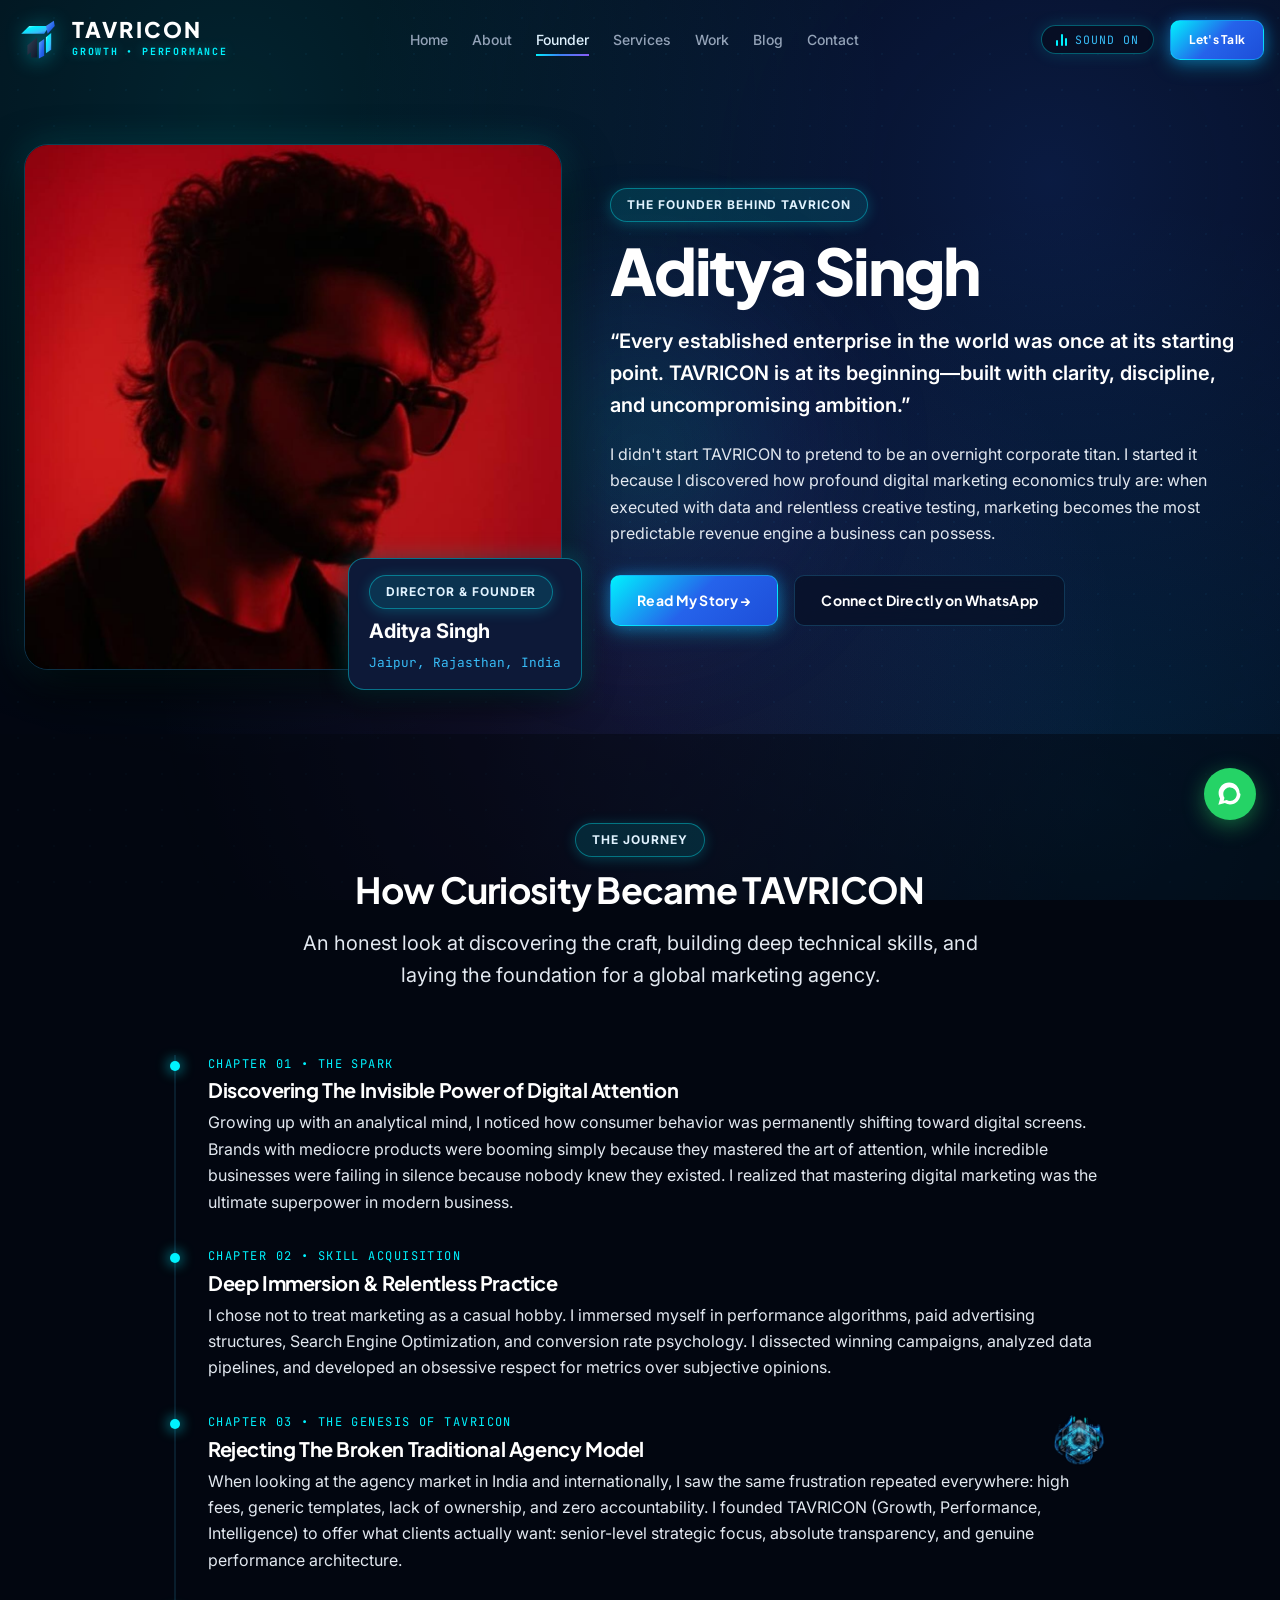
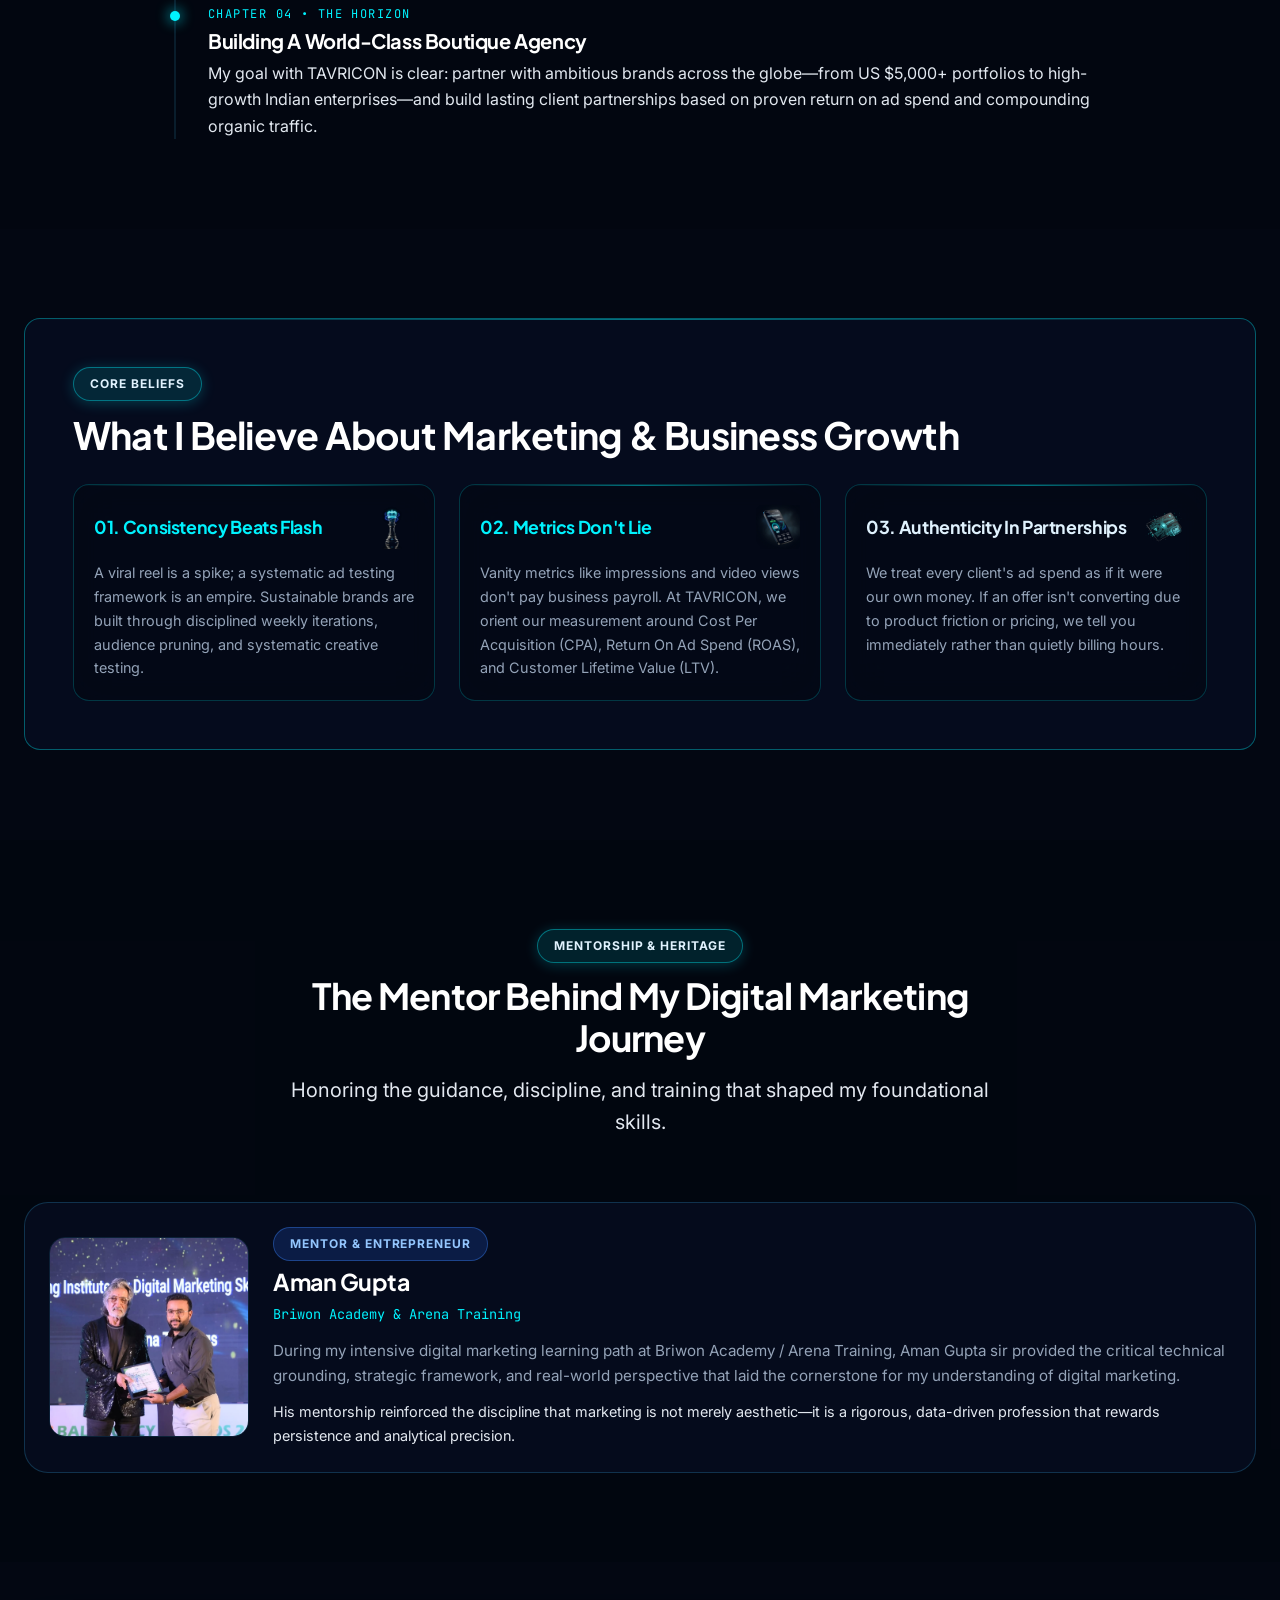
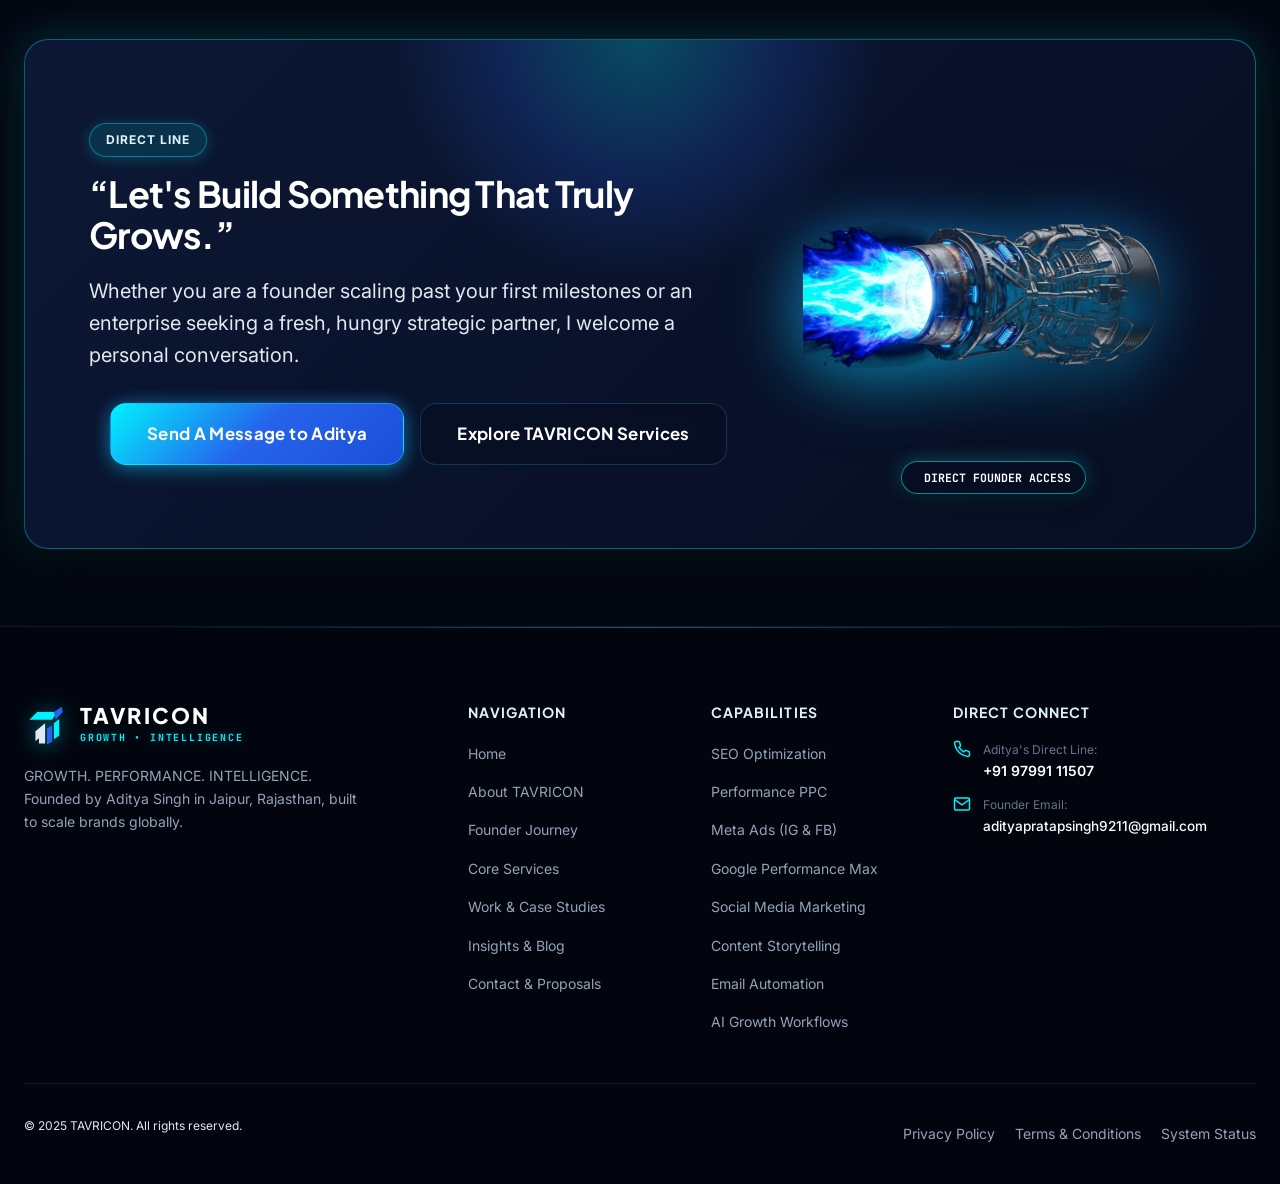
<file: founder.html>
﻿<!DOCTYPE html>
<html lang="en">
<head>
  <meta charset="UTF-8">
  <meta name="viewport" content="width=device-width, initial-scale=1.0">

  <!-- Google Tag Manager -->
  <script>(function(w,d,s,l,i){w[l]=w[l]||[];w[l].push({'gtm.start':
  new Date().getTime(),event:'gtm.js'});var f=d.getElementsByTagName(s)[0],
  j=d.createElement(s),dl=l!='dataLayer'?'&l='+l:'';j.async=true;j.src=
  'https://www.googletagmanager.com/gtm.js?id='+i+dl;f.parentNode.insertBefore(j,f);
  })(window,document,'script','dataLayer','GTM-PP7PPCR2');</script>
  <!-- End Google Tag Manager -->
  <title>Aditya Singh — Founder &amp; Strategist | TAVRICON</title>
  <meta name="description" content="Meet Aditya Singh, Founder of TAVRICON. Discover the vision, technical discipline, and performance marketing principles driving modern enterprise growth.">
  <meta name="keywords" content="Aditya Singh, TAVRICON founder, digital marketing strategist, performance marketing leader, Jaipur digital marketer">
  <meta name="author" content="Aditya Singh, TAVRICON">
  <meta name="robots" content="index, follow, max-image-preview:large, max-snippet:-1, max-video-preview:-1">
  <link rel="canonical" href="https://tavricon.in/founder.html">
  <link rel="sitemap" type="application/xml" title="Sitemap" href="https://tavricon.in/sitemap.xml">

  <!-- Open Graph / Facebook / LinkedIn -->
  <meta property="og:locale" content="en_US">
  <meta property="og:type" content="profile">
  <meta property="og:title" content="Aditya Singh — Founder &amp; Strategist | TAVRICON">
  <meta property="og:description" content="Meet Aditya Singh, Founder of TAVRICON. Discover the vision, technical discipline, and performance marketing principles driving modern enterprise growth.">
  <meta property="og:url" content="https://tavricon.in/founder.html">
  <meta property="og:site_name" content="TAVRICON">
  <meta property="og:image" content="https://tavricon.in/assets/images/founder/aditya-singh.jpeg">
  <meta property="og:image:alt" content="Aditya Singh, Founder of TAVRICON">

  <!-- Twitter Cards -->
  <meta name="twitter:card" content="summary_large_image">
  <meta name="twitter:title" content="Aditya Singh — Founder &amp; Strategist | TAVRICON">
  <meta name="twitter:description" content="Meet Aditya Singh, Founder of TAVRICON. Discover the vision, technical discipline, and performance marketing principles driving modern enterprise growth.">
  <meta name="twitter:image" content="https://tavricon.in/assets/images/founder/aditya-singh.jpeg">
  <!-- Favicon & Brand Icons (Google Search & Multi-Device Compliant) -->
  <link rel="icon" href="/favicon.ico" sizes="any">
  <link rel="shortcut icon" href="/favicon.ico">
  <link rel="icon" type="image/svg+xml" href="/assets/images/logo/favicon.svg">
  <link rel="icon" type="image/png" sizes="48x48" href="/assets/images/logo/favicon-48x48.png">
  <link rel="icon" type="image/png" sizes="96x96" href="/assets/images/logo/favicon-96x96.png">
  <link rel="icon" type="image/png" sizes="192x192" href="/assets/images/logo/favicon-192x192.png">
  <link rel="icon" type="image/png" sizes="512x512" href="/assets/images/logo/favicon-512x512.png">
  <link rel="icon" type="image/png" sizes="32x32" href="/assets/images/logo/favicon-32x32.png">
  <link rel="icon" type="image/png" sizes="16x16" href="/assets/images/logo/favicon-16x16.png">
  <link rel="apple-touch-icon" sizes="180x180" href="/assets/images/logo/apple-touch-icon.png">
  <link rel="manifest" href="/site.webmanifest">
  <meta name="theme-color" content="#030712">
  
  <link rel="stylesheet" href="assets/css/variables.css">
  <link rel="stylesheet" href="assets/css/base.css">
  <link rel="stylesheet" href="assets/css/components.css">
  <link rel="stylesheet" href="assets/css/animations.css">
  <link rel="stylesheet" href="assets/css/pages.css?v=5.5">

  <!-- Structured Data / Schema.org JSON-LD -->
  <script type="application/ld+json">
  {
    "@context": "https://schema.org",
    "@type": "ProfilePage",
    "@id": "https://tavricon.in/founder.html#webpage",
    "url": "https://tavricon.in/founder.html",
    "name": "Aditya Singh — Founder & Strategist | TAVRICON",
    "breadcrumb": {
      "@type": "BreadcrumbList",
      "itemListElement": [
        {
          "@type": "ListItem",
          "position": 1,
          "name": "Home",
          "item": "https://tavricon.in/"
        },
        {
          "@type": "ListItem",
          "position": 2,
          "name": "Founder",
          "item": "https://tavricon.in/founder.html"
        }
      ]
    },
    "mainEntity": {
      "@type": "Person",
      "name": "Aditya Singh",
      "jobTitle": "Founder & Growth Strategist",
      "worksFor": {
        "@type": "Organization",
        "name": "TAVRICON",
        "url": "https://tavricon.in/"
      },
      "image": "https://tavricon.in/assets/images/founder/aditya-singh.jpeg",
      "sameAs": [
        "https://instagram.com/ap_singhcharan",
        "https://wa.me/919799111507"
      ],
      "address": {
        "@type": "PostalAddress",
        "addressLocality": "Jaipur",
        "addressRegion": "Rajasthan",
        "addressCountry": "IN"
      }
    }
  }
  </script>
  <!-- Meta Pixel Code -->
  <script>
  !function(f,b,e,v,n,t,s)
  {if(f.fbq)return;n=f.fbq=function(){n.callMethod?
  n.callMethod.apply(n,arguments):n.queue.push(arguments)};
  if(!f._fbq)f._fbq=n;n.push=n;n.loaded=!0;n.version='2.0';
  n.queue=[];t=b.createElement(e);t.async=!0;
  t.src=v;s=b.getElementsByTagName(e)[0];
  s.parentNode.insertBefore(t,s)}(window, document,'script',
  'https://connect.facebook.net/en_US/fbevents.js');
  fbq('init', '2142634756324436');
  fbq('track', 'PageView');
  </script>
  <noscript><img height="1" width="1" style="display:none"
  src="https://www.facebook.com/tr?id=2142634756324436&ev=PageView&noscript=1"
  /></noscript>
  <!-- End Meta Pixel Code -->
</head>
<body>
  <!-- Google Tag Manager (noscript) -->
  <noscript><iframe src="https://www.googletagmanager.com/ns.html?id=GTM-PP7PPCR2"
  height="0" width="0" style="display:none;visibility:hidden"></iframe></noscript>
  <!-- End Google Tag Manager (noscript) -->

  <!-- GLOBAL HEADER -->
  <header class="site-header" role="banner">
    <div class="header-inner">
      <a href="index.html" class="brand-lockup" aria-label="TAVRICON Home">
        <svg class="brand-logo-svg" viewBox="0 0 100 100" fill="none">
          <defs>
            <linearGradient id="navCyan" x1="0%" y1="0%" x2="100%" y2="100%">
              <stop offset="0%" stop-color="#FFFFFF" />
              <stop offset="30%" stop-color="#00F2FE" />
              <stop offset="70%" stop-color="#38BDF8" />
              <stop offset="100%" stop-color="#2563EB" />
            </linearGradient>
            <linearGradient id="navRoyal" x1="0%" y1="0%" x2="100%" y2="100%">
              <stop offset="0%" stop-color="#60A5FA" />
              <stop offset="60%" stop-color="#2563EB" />
              <stop offset="100%" stop-color="#1D4ED8" />
            </linearGradient>
            <linearGradient id="navVelvet" x1="0%" y1="0%" x2="100%" y2="100%">
              <stop offset="0%" stop-color="#334155" />
              <stop offset="100%" stop-color="#0F172A" />
            </linearGradient>
          </defs>
          <path d="M12 36 L30 18 L76 18 L64 36 Z" fill="url(#navCyan)" />
          <path d="M68 18 L86 6 L88 18 L72 36 Z" fill="url(#navRoyal)" />
          <path d="M26 62 L48 44 L48 90 L34 90 L34 78 L26 84 Z" fill="url(#navVelvet)" />
          <path d="M52 56 L64 48 L64 86 L52 92 Z" fill="url(#navRoyal)" />
          <path d="M68 44 L80 34 L80 72 L68 80 Z" fill="url(#navCyan)" />
        </svg>
        <div class="brand-text-group">
          <span class="brand-title">TAVRICON</span>
          <span class="brand-tagline">GROWTH • PERFORMANCE</span>
        </div>
      </a>

      <nav class="main-nav" role="navigation" aria-label="Main Navigation">
        <ul class="nav-links">
          <li><a href="index.html" class="nav-link">Home</a></li>
          <li><a href="about.html" class="nav-link">About</a></li>
          <li><a href="founder.html" class="nav-link active">Founder</a></li>
          <li><a href="services.html" class="nav-link">Services</a></li>
          <li><a href="work.html" class="nav-link">Work</a></li>
          <li><a href="blog.html" class="nav-link">Blog</a></li>
          <li><a href="contact.html" class="nav-link">Contact</a></li>
        </ul>
      </nav>

      <div class="header-cta-wrap">
        <button class="sound-toggle-btn" aria-label="Toggle Sound Effects" title="Sound Effects: ON (Click to Mute)">
          <span class="sound-wave-bars">
            <span class="bar bar-1"></span>
            <span class="bar bar-2"></span>
            <span class="bar bar-3"></span>
          </span>
          <span class="sound-status-text">SOUND ON</span>
        </button>
        <a href="contact.html" class="btn btn-primary btn-sm header-cta-desktop">Let's Talk</a>
        <button class="mobile-toggle-btn" aria-label="Toggle Mobile Menu" aria-expanded="false">
          <svg width="24" height="24" viewBox="0 0 24 24" fill="none" stroke="currentColor" stroke-width="2"><line x1="3" y1="12" x2="21" y2="12"/><line x1="3" y1="6" x2="21" y2="6"/><line x1="3" y1="18" x2="21" y2="18"/></svg>
        </button>
      </div>
    </div>
  </header>

  <!-- MOBILE DRAWER -->
  <div class="drawer-backdrop" aria-hidden="true"></div>
  <aside class="mobile-drawer" role="dialog" aria-label="Mobile Navigation">
    <div class="drawer-header">
      <div class="brand-text-group">
        <span class="brand-title">TAVRICON</span>
        <span class="brand-tagline">EST. 2024</span>
      </div>
      <button class="drawer-close-btn" aria-label="Close Menu">
        <svg width="20" height="20" viewBox="0 0 24 24" fill="none" stroke="currentColor" stroke-width="2"><line x1="18" y1="6" x2="6" y2="18"/><line x1="6" y1="6" x2="18" y2="18"/></svg>
      </button>
    </div>
    <ul class="drawer-nav-list">
      <li><a href="index.html" class="drawer-nav-link"><span>Home</span> <span>&rarr;</span></a></li>
      <li><a href="about.html" class="drawer-nav-link"><span>About</span> <span>&rarr;</span></a></li>
      <li><a href="founder.html" class="drawer-nav-link active"><span>Founder</span> <span>&rarr;</span></a></li>
      <li><a href="services.html" class="drawer-nav-link"><span>Services</span> <span>&rarr;</span></a></li>
      <li><a href="work.html" class="drawer-nav-link"><span>Work</span> <span>&rarr;</span></a></li>
      <li><a href="blog.html" class="drawer-nav-link"><span>Blog</span> <span>&rarr;</span></a></li>
      <li><a href="contact.html" class="drawer-nav-link"><span>Contact</span> <span>&rarr;</span></a></li>
    </ul>
    <div style="margin-top:auto;">
      <a href="contact.html" class="btn btn-primary" style="width:100%; margin-bottom:12px;">Let's Talk</a>
      <p style="font-size:0.75rem; color:var(--text-faint); text-align:center;">+91 97991 11507 • Jaipur, India</p>
    </div>
  </aside>

  <!-- MAIN FOUNDER CONTENT -->
  <main id="main-content">
    
    <!-- 01. FOUNDER HERO -->
    <section class="hero-section" style="padding-bottom:clamp(32px, 5vw, 64px);">
      <div class="container">
        <div class="founder-layout" style="align-items:center;">
          <!-- Large Cinematic Founder Image -->
          <div class="founder-media-wrap fade-up">
            <div class="founder-img-frame" style="max-height:560px;">
              <img src="assets/images/founder/aditya-singh.jpeg" alt="Aditya Singh — Founder of TAVRICON" style="width:100%; object-fit:cover; object-position:top center;">
            </div>
            <div class="founder-badge-card">
              <span class="badge badge-cyan" style="margin-bottom:6px;">DIRECTOR & FOUNDER</span>
              <div class="founder-badge-name" style="font-size:1.25rem; font-weight:700; color:#FFFFFF; margin:0;">Aditya Singh</div>
              <p style="font-size:0.8rem; color:var(--cyan-light); margin-top:4px; font-family:var(--font-mono);">Jaipur, Rajasthan, India</p>
            </div>
          </div>

          <!-- Hero Text -->
          <div class="fade-up stagger-2">
            <span class="badge badge-cyan" style="margin-bottom:14px;">The Founder Behind TAVRICON</span>
            <h1 class="text-display" style="font-size:clamp(2.5rem, 5vw, 4rem); margin-bottom:20px;">
              Aditya Singh
            </h1>
            <p class="text-lead" style="color:var(--text-primary); font-weight:600; margin-bottom:20px;">
              “Every established enterprise in the world was once at its starting point. TAVRICON is at its beginning—built with clarity, discipline, and uncompromising ambition.”
            </p>
            <p style="margin-bottom:28px;">
              I didn't start TAVRICON to pretend to be an overnight corporate titan. I started it because I discovered how profound digital marketing economics truly are: when executed with data and relentless creative testing, marketing becomes the most predictable revenue engine a business can possess.
            </p>
            <div style="display:flex; flex-wrap:wrap; gap:16px;">
              <a href="#story" class="btn btn-primary">Read My Story &rarr;</a>
              <a href="https://wa.me/919799111507?text=Hi%20Aditya,%20I%20visited%20the%20TAVRICON%20founder%20page%20and%20would%20like%20to%20connect." class="btn btn-secondary" target="_blank" rel="noopener">Connect Directly on WhatsApp</a>
            </div>
          </div>
        </div>
      </div>
    </section>

    <!-- 02. CHAPTER-BY-CHAPTER STORY TIMELINE -->
    <section class="section" id="story" style="background:rgba(2,7,14,0.5);">
      <div class="container-narrow">
        <div class="section-header fade-up">
          <span class="badge badge-cyan">The Journey</span>
          <h2 style="margin-top:12px; margin-bottom:16px;">How Curiosity Became TAVRICON</h2>
          <p class="text-lead">An honest look at discovering the craft, building deep technical skills, and laying the foundation for a global marketing agency.</p>
        </div>

        <div class="founder-timeline fade-up">
          <!-- Chapter 1 -->
          <div class="timeline-node">
            <div class="timeline-dot"></div>
            <div class="timeline-chapter">Chapter 01 • The Spark</div>
            <h3 class="timeline-title">Discovering The Invisible Power of Digital Attention</h3>
            <p>
              Growing up with an analytical mind, I noticed how consumer behavior was permanently shifting toward digital screens. Brands with mediocre products were booming simply because they mastered the art of attention, while incredible businesses were failing in silence because nobody knew they existed. I realized that mastering digital marketing was the ultimate superpower in modern business.
            </p>
          </div>

          <!-- Chapter 2 -->
          <div class="timeline-node">
            <div class="timeline-dot"></div>
            <div class="timeline-chapter">Chapter 02 • Skill Acquisition</div>
            <h3 class="timeline-title">Deep Immersion & Relentless Practice</h3>
            <p>
              I chose not to treat marketing as a casual hobby. I immersed myself in performance algorithms, paid advertising structures, Search Engine Optimization, and conversion rate psychology. I dissected winning campaigns, analyzed data pipelines, and developed an obsessive respect for metrics over subjective opinions.
            </p>
          </div>

          <!-- Chapter 3 -->
          <div class="timeline-node">
            <div class="timeline-dot"></div>
            <div style="display:flex; justify-content:space-between; align-items:flex-start; gap:16px;">
              <div>
                <div class="timeline-chapter">Chapter 03 • The Genesis of TAVRICON</div>
                <h3 class="timeline-title">Rejecting The Broken Traditional Agency Model</h3>
              </div>
              <img src="assets/images/showcase/growth-quantum-cube.png" alt="Quantum Growth Computing Node" class="interactive-hook-png" style="width:54px; height:54px; object-fit:contain; flex-shrink:0;" loading="lazy" decoding="async">
            </div>
            <p>
              When looking at the agency market in India and internationally, I saw the same frustration repeated everywhere: high fees, generic templates, lack of ownership, and zero accountability. I founded TAVRICON (Growth, Performance, Intelligence) to offer what clients actually want: senior-level strategic focus, absolute transparency, and genuine performance architecture.
            </p>
          </div>

          <!-- Chapter 4 -->
          <div class="timeline-node">
            <div class="timeline-dot"></div>
            <div class="timeline-chapter">Chapter 04 • The Horizon</div>
            <h3 class="timeline-title">Building A World-Class Boutique Agency</h3>
            <p>
              My goal with TAVRICON is clear: partner with ambitious brands across the globe—from US $5,000+ portfolios to high-growth Indian enterprises—and build lasting client partnerships based on proven return on ad spend and compounding organic traffic.
            </p>
          </div>
        </div>
      </div>
    </section>

    <!-- 03. DIGITAL MARKETING PHILOSOPHY -->
    <section class="section">
      <div class="container">
        <div class="glass-card fade-up" style="border-color:rgba(0,242,254,0.35); padding:clamp(24px, 5vw, 48px);">
          <span class="badge badge-cyan" style="margin-bottom:12px;">Core Beliefs</span>
          <h2 style="font-size:clamp(1.75rem, 3vw, 2.35rem); margin-bottom:20px;">What I Believe About Marketing &amp; Business Growth</h2>
          
          <div class="grid grid-3" style="margin-top:28px;">
            <div class="glass-card" style="padding:20px; background:rgba(3,7,18,0.6); border-color:rgba(0,242,254,0.2);">
              <div style="display:flex; justify-content:space-between; align-items:center; margin-bottom:12px;">
                <h4 style="color:var(--cyan-primary); margin:0;">01. Consistency Beats Flash</h4>
                <img src="assets/images/showcase/hook-strategic-chess-crown.png" alt="Strategic King Crown" class="interactive-hook-png" style="width:44px; height:44px; object-fit:contain;" loading="lazy" decoding="async">
              </div>
              <p style="font-size:0.9rem; color:var(--text-muted); margin:0;">
                A viral reel is a spike; a systematic ad testing framework is an empire. Sustainable brands are built through disciplined weekly iterations, audience pruning, and systematic creative testing.
              </p>
            </div>
            <div class="glass-card" style="padding:20px; background:rgba(3,7,18,0.6); border-color:rgba(0,242,254,0.2);">
              <div style="display:flex; justify-content:space-between; align-items:center; margin-bottom:12px;">
                <h4 style="color:var(--cyan-primary); margin:0;">02. Metrics Don't Lie</h4>
                <img src="assets/images/showcase/floating-device-roas.png" alt="ROAS Telemetry Device" class="interactive-hook-png" style="width:44px; height:44px; object-fit:contain;" loading="lazy" decoding="async">
              </div>
              <p style="font-size:0.9rem; color:var(--text-muted); margin:0;">
                Vanity metrics like impressions and video views don't pay business payroll. At TAVRICON, we orient our measurement around Cost Per Acquisition (CPA), Return On Ad Spend (ROAS), and Customer Lifetime Value (LTV).
              </p>
            </div>
            <div class="glass-card" style="padding:20px; background:rgba(3,7,18,0.6); border-color:rgba(0,242,254,0.2);">
              <div style="display:flex; justify-content:space-between; align-items:center; margin-bottom:12px;">
                <h4 style="color:var(--cyan-bright); margin:0;">03. Authenticity In Partnerships</h4>
                <img src="assets/images/showcase/hook-luxury-black-card.png" alt="Titanium Capital Card" class="interactive-hook-png" style="width:44px; height:44px; object-fit:contain;" loading="lazy" decoding="async">
              </div>
              <p style="font-size:0.9rem; color:var(--text-muted); margin:0;">
                We treat every client's ad spend as if it were our own money. If an offer isn't converting due to product friction or pricing, we tell you immediately rather than quietly billing hours.
              </p>
            </div>
          </div>
        </div>
      </div>
    </section>

    <!-- 04. MENTOR & INSPIRATION TRIBUTE -->
    <section class="section" style="background:rgba(2,7,14,0.4);" id="mentor">
      <div class="container">
        <div class="section-header fade-up">
          <span class="badge badge-cyan">Mentorship & Heritage</span>
          <h2 style="margin-top:12px; margin-bottom:16px;">The Mentor Behind My Digital Marketing Journey</h2>
          <p class="text-lead">Honoring the guidance, discipline, and training that shaped my foundational skills.</p>
        </div>

        <div class="mentor-card fade-up">
          <img src="assets/images/founder/aman-gupta.jpeg" alt="Aman Gupta receiving Global Legacy Award for Digital Marketing Skills">
          <div>
            <span class="badge badge-royal" style="margin-bottom:8px;">Mentor & Entrepreneur</span>
            <h3 style="font-size:1.45rem; color:#FFFFFF; margin-bottom:8px;">Aman Gupta</h3>
            <p style="font-size:0.85rem; color:var(--cyan-primary); font-family:var(--font-mono); margin-bottom:12px;">Briwon Academy & Arena Training</p>
            <p style="font-size:0.95rem; color:var(--text-muted); line-height:1.65; margin-bottom:12px;">
              During my intensive digital marketing learning path at Briwon Academy / Arena Training, Aman Gupta sir provided the critical technical grounding, strategic framework, and real-world perspective that laid the cornerstone for my understanding of digital marketing.
            </p>
            <p style="font-size:0.9rem; color:var(--text-secondary); margin:0;">
              His mentorship reinforced the discipline that marketing is not merely aesthetic—it is a rigorous, data-driven profession that rewards persistence and analytical precision.
            </p>
          </div>
        </div>
      </div>
    </section>

    <!-- 05. PERSONAL FOUNDER MESSAGE & CTA -->
    <section class="cta-banner-section">
      <div class="container">
        <div class="cta-banner-card card-beam fade-up">
          <div class="cta-banner-grid">
            <div class="cta-banner-text">
              <span class="badge badge-cyan" style="margin-bottom:16px;">Direct Line</span>
              <h2 class="text-h1" style="margin-bottom:20px;">“Let's Build Something That Truly Grows.”</h2>
              <p class="text-lead" style="margin-bottom:32px;">
                Whether you are a founder scaling past your first milestones or an enterprise seeking a fresh, hungry strategic partner, I welcome a personal conversation.
              </p>
              <div class="hero-cta-group" style="margin-bottom:0;">
                <a href="contact.html" class="btn btn-primary btn-lg">Send A Message to Aditya</a>
                <a href="services.html" class="btn btn-secondary btn-lg">Explore TAVRICON Services</a>
              </div>
            </div>
            <div class="cta-banner-visual">
              <div class="cta-rocket-wrap">
                <img src="assets/images/showcase/cta-rocket-propulsion.png" alt="Supersonic Growth Propulsion Engine" class="cta-rocket-png" loading="lazy" decoding="async">
                <div class="cta-rocket-telemetry-badge">
                  <span class="live-dot" style="background:#00F2FE;"></span>
                  <span>DIRECT FOUNDER ACCESS</span>
                </div>
              </div>
            </div>
          </div>
        </div>
      </div>
    </section>

  </main>

  <!-- GLOBAL FOOTER -->
  <footer class="site-footer" role="contentinfo">
    <div class="container">
      <div class="footer-grid">
        <div class="footer-brand">
          <a href="index.html" class="brand-lockup" style="margin-bottom:12px;">
            <svg class="brand-logo-svg" viewBox="0 0 100 100" fill="none">
              <path d="M12 36 L30 18 L76 18 L64 36 Z" fill="#00F2FE" />
              <path d="M68 18 L86 6 L88 18 L72 36 Z" fill="#2563EB" />
              <path d="M26 62 L48 44 L48 90 L34 90 L34 78 L26 84 Z" fill="#E2E8F0" />
              <path d="M52 56 L64 48 L64 86 L52 92 Z" fill="#2563EB" />
              <path d="M68 44 L80 34 L80 72 L68 80 Z" fill="#00F2FE" />
            </svg>
            <div class="brand-text-group">
              <span class="brand-title">TAVRICON</span>
              <span class="brand-tagline">GROWTH • INTELLIGENCE</span>
            </div>
          </a>
          <p>
            GROWTH. PERFORMANCE. INTELLIGENCE. Founded by Aditya Singh in Jaipur, Rajasthan, built to scale brands globally.
          </p>
        </div>

        <div>
          <h3 class="footer-col-title">Navigation</h3>
          <ul class="footer-links">
            <li><a href="index.html" class="footer-link">Home</a></li>
            <li><a href="about.html" class="footer-link">About TAVRICON</a></li>
            <li><a href="founder.html" class="footer-link">Founder Journey</a></li>
            <li><a href="services.html" class="footer-link">Core Services</a></li>
            <li><a href="work.html" class="footer-link">Work & Case Studies</a></li>
            <li><a href="blog.html" class="footer-link">Insights & Blog</a></li>
            <li><a href="contact.html" class="footer-link">Contact & Proposals</a></li>
          </ul>
        </div>

        <div>
          <h3 class="footer-col-title">Capabilities</h3>
          <ul class="footer-links">
            <li><a href="services.html#seo" class="footer-link">SEO Optimization</a></li>
            <li><a href="services.html#ppc" class="footer-link">Performance PPC</a></li>
            <li><a href="services.html#meta-ads" class="footer-link">Meta Ads (IG & FB)</a></li>
            <li><a href="services.html#google-ads" class="footer-link">Google Performance Max</a></li>
            <li><a href="services.html#smm" class="footer-link">Social Media Marketing</a></li>
            <li><a href="services.html#content" class="footer-link">Content Storytelling</a></li>
            <li><a href="services.html#email" class="footer-link">Email Automation</a></li>
            <li><a href="services.html#ai" class="footer-link">AI Growth Workflows</a></li>
          </ul>
        </div>

        <div>
          <h3 class="footer-col-title">Direct Connect</h3>
          <div class="footer-contact-item">
            <svg width="18" height="18" viewBox="0 0 24 24" fill="none" stroke="var(--cyan-primary)" stroke-width="2"><path d="M22 16.92v3a2 2 0 0 1-2.18 2 19.79 19.79 0 0 1-8.63-3.07 19.5 19.5 0 0 1-6-6 19.79 19.79 0 0 1-3.07-8.67A2 2 0 0 1 4.11 2h3a2 2 0 0 1 2 1.72 12.84 12.84 0 0 0 .7 2.81 2 2 0 0 1-.45 2.11L8.09 9.91a16 16 0 0 0 6 6l1.27-1.27a2 2 0 0 1 2.11-.45 12.84 12.84 0 0 0 2.81.7A2 2 0 0 1 22 16.92z"/></svg>
            <div>
              <span style="display:block; font-size:0.75rem; color:var(--text-faint);">Aditya's Direct Line:</span>
              <a href="tel:+919799111507" style="color:#FFFFFF; font-weight:600;">+91 97991 11507</a>
            </div>
          </div>
          <div class="footer-contact-item">
            <svg width="18" height="18" viewBox="0 0 24 24" fill="none" stroke="var(--cyan-primary)" stroke-width="2"><path d="M4 4h16c1.1 0 2 .9 2 2v12c0 1.1-.9 2-2 2H4c-1.1 0-2-.9-2-2V6c0-1.1.9-2 2-2z"/><polyline points="22,6 12,13 2,6"/></svg>
            <div>
              <span style="display:block; font-size:0.75rem; color:var(--text-faint);">Founder Email:</span>
              <a href="mailto:adityapratapsingh9211@gmail.com" style="color:#FFFFFF; font-weight:500; font-size:0.85rem;">adityapratapsingh9211@gmail.com</a>
            </div>
          </div>
        </div>
      </div>

      <div class="footer-bottom">
        <p>&copy; 2025 TAVRICON. All rights reserved.</p>
        <div class="footer-legal-links">
          <a href="privacy.html" class="footer-link">Privacy Policy</a>
          <a href="terms.html" class="footer-link">Terms &amp; Conditions</a>
          <a href="404.html" class="footer-link">System Status</a>
        </div>
      </div>
    </div>
  </footer>

  <!-- Floating Actions -->
  <div class="floating-actions" aria-label="Quick Actions">
    <a href="https://wa.me/919799111507" class="fab-whatsapp" target="_blank" rel="noopener" aria-label="Chat on WhatsApp">
      <svg width="28" height="28" viewBox="0 0 24 24" fill="currentColor"><path d="M12.031 6.172c-3.181 0-5.767 2.586-5.768 5.766-.001 1.298.38 2.27 1.019 3.287l-.711 2.598 2.664-.699c.97.53 1.77.818 2.796.818 3.18 0 5.767-2.587 5.767-5.766.001-3.182-2.585-5.804-5.767-5.804zm8.969 5.766c0 4.962-4.037 9-9 9-1.583 0-3.064-.413-4.354-1.135l-5.646 1.479 1.508-5.513c-.808-1.348-1.272-2.927-1.272-4.606 0-4.962 4.037-9 9-9 4.963 0 9 4.038 9 9z"/></svg>
    </a>
    <button class="back-to-top" aria-label="Back to top">
      <svg width="20" height="20" viewBox="0 0 24 24" fill="none" stroke="currentColor" stroke-width="2"><polyline points="18 15 12 9 6 15"/></svg>
    </button>
  </div>

  <script src="assets/js/sound.js"></script>
  <script src="assets/js/main.js?v=6.3"></script>
</body>
</html>
</file>
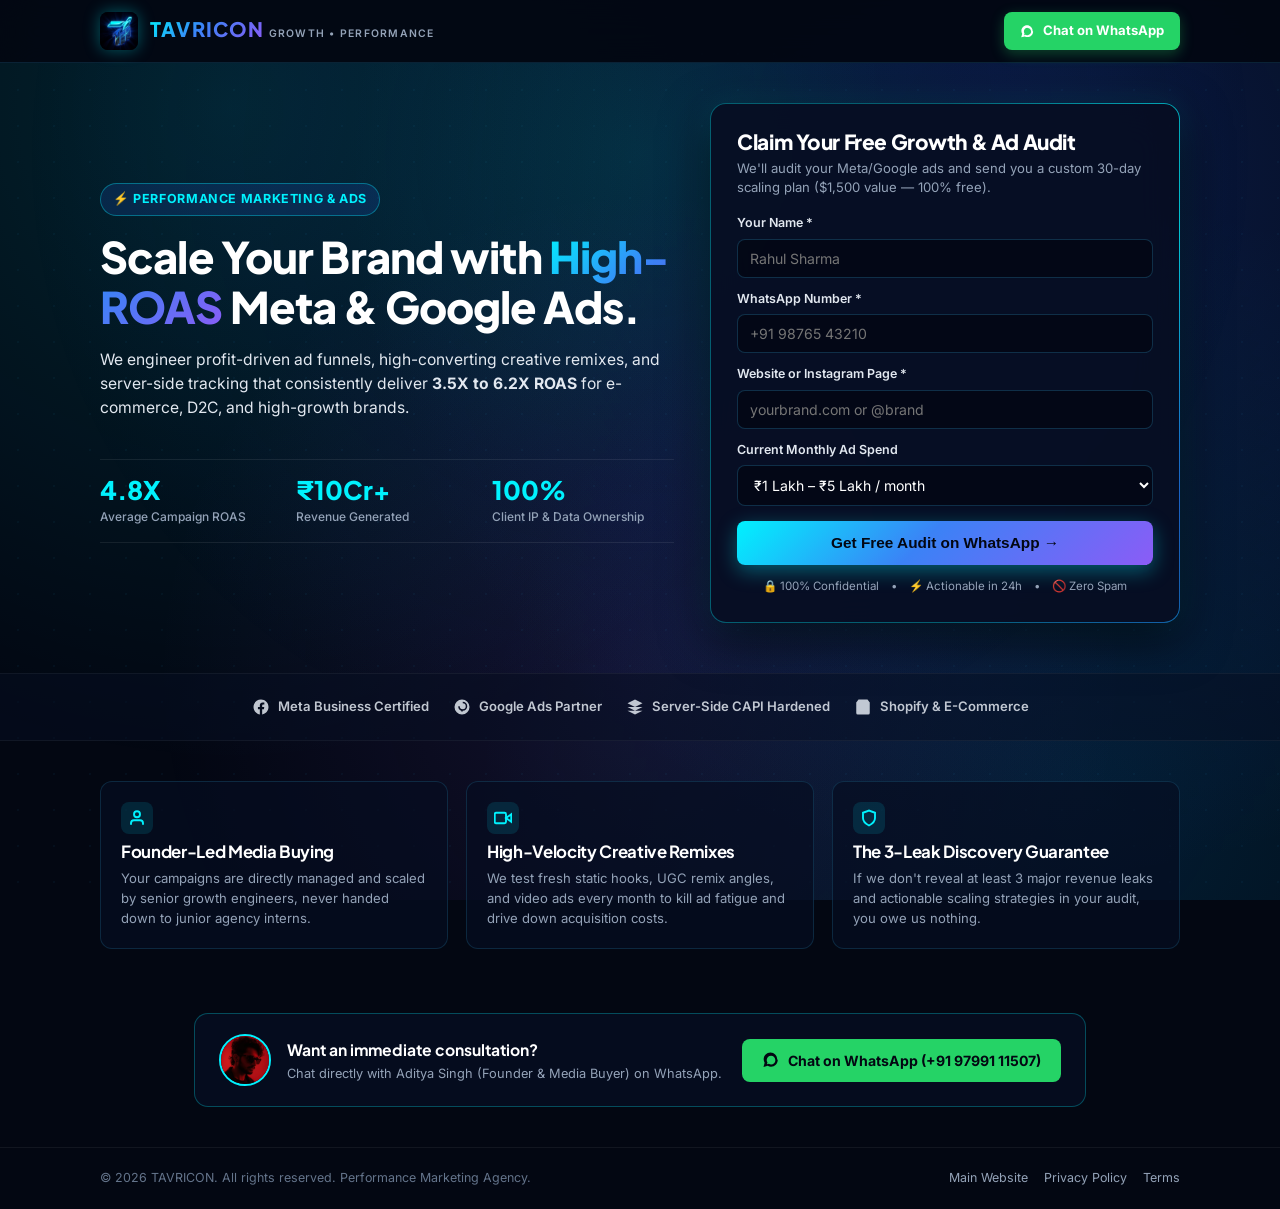
<file: landing.html>
﻿<!DOCTYPE html>
<html lang="en">
<head>
  <meta charset="UTF-8">
  <meta name="viewport" content="width=device-width, initial-scale=1.0">

  <!-- Google Tag Manager -->
  <script>(function(w,d,s,l,i){w[l]=w[l]||[];w[l].push({'gtm.start':
  new Date().getTime(),event:'gtm.js'});var f=d.getElementsByTagName(s)[0],
  j=d.createElement(s),dl=l!='dataLayer'?'&l='+l:'';j.async=true;j.src=
  'https://www.googletagmanager.com/gtm.js?id='+i+dl;f.parentNode.insertBefore(j,f);
  })(window,document,'script','dataLayer','GTM-PP7PPCR2');</script>
  <!-- End Google Tag Manager -->
  <title>Scale Your Brand with High-ROAS Meta &amp; Google Ads | TAVRICON</title>
  <meta name="description" content="TAVRICON scales brands with high-ROAS Meta &amp; Google ad engines, high-velocity creative remixes, and server-side tracking. Claim your free ad account growth audit.">
  <meta name="author" content="Aditya Singh, TAVRICON">
  <meta name="robots" content="index, follow">
  <link rel="canonical" href="https://tavricon.in/landing.html">

  <!-- Open Graph -->
  <meta property="og:type" content="website">
  <meta property="og:title" content="Scale Your Brand with High-ROAS Ads | TAVRICON">
  <meta property="og:description" content="Get a battle-tested performance marketing engine engineered for 3.5X to 6.2X ROAS.">
  <meta property="og:url" content="https://tavricon.in/landing.html">
  <meta property="og:image" content="https://tavricon.in/assets/images/logo/tavricon-hero-logo.png">

  <!-- Favicon & Brand Icons -->
  <link rel="icon" href="/favicon.ico" sizes="any">
  <link rel="shortcut icon" href="/favicon.ico">
  <link rel="icon" type="image/png" sizes="48x48" href="/assets/images/logo/favicon-48x48.png">
  <link rel="icon" type="image/png" sizes="96x96" href="/assets/images/logo/favicon-96x96.png">
  <link rel="icon" type="image/png" sizes="192x192" href="/assets/images/logo/favicon-192x192.png">
  <link rel="icon" type="image/png" sizes="512x512" href="/assets/images/logo/favicon-512x512.png">
  <link rel="apple-touch-icon" sizes="180x180" href="/assets/images/logo/apple-touch-icon.png">
  <link rel="manifest" href="/site.webmanifest">
  <meta name="theme-color" content="#030712">

  <!-- Stylesheets -->
  <link rel="stylesheet" href="assets/css/variables.css?v=3.3">
  <link rel="stylesheet" href="assets/css/base.css?v=3.3">
  <link rel="stylesheet" href="assets/css/components.css?v=3.3">
  <link rel="stylesheet" href="assets/css/landing.css?v=2.0">

  <!-- Meta Pixel Code -->
  <script>
  !function(f,b,e,v,n,t,s)
  {if(f.fbq)return;n=f.fbq=function(){n.callMethod?
  n.callMethod.apply(n,arguments):n.queue.push(arguments)};
  if(!f._fbq)f._fbq=n;n.push=n;n.loaded=!0;n.version='2.0';
  n.queue=[];t=b.createElement(e);t.async=!0;
  t.src=v;s=b.getElementsByTagName(e)[0];
  s.parentNode.insertBefore(t,s)}(window, document,'script',
  'https://connect.facebook.net/en_US/fbevents.js');
  fbq('init', '2142634756324436');
  fbq('track', 'PageView');
  </script>
  <noscript><img height="1" width="1" style="display:none"
  src="https://www.facebook.com/tr?id=2142634756324436&ev=PageView&noscript=1"
  /></noscript>
  <!-- End Meta Pixel Code -->
</head>
<body>
  <!-- Google Tag Manager (noscript) -->
  <noscript><iframe src="https://www.googletagmanager.com/ns.html?id=GTM-PP7PPCR2"
  height="0" width="0" style="display:none;visibility:hidden"></iframe></noscript>
  <!-- End Google Tag Manager (noscript) -->

  <!-- 1. Header -->
  <header class="landing-header" role="banner">
    <div class="landing-header-inner">
      <a href="index.html" class="landing-brand-group" aria-label="TAVRICON Home">
        <img src="assets/images/logo/favicon-96x96.png" alt="TAVRICON Logo" class="landing-logo-mark" width="38" height="38">
        <div class="landing-brand-text">
          <span class="landing-brand-name">TAVRICON</span>
          <span class="landing-brand-tagline">GROWTH • PERFORMANCE</span>
        </div>
      </a>

      <div class="landing-header-actions">
        <a href="https://wa.me/919799111507?text=Hi%20Aditya,%20I'm%20interested%20in%20scaling%20my%20ads%20with%20TAVRICON." class="landing-hotline-btn" target="_blank" rel="noopener">
          <svg width="15" height="15" viewBox="0 0 24 24" fill="currentColor"><path d="M12.031 6.172c-3.181 0-5.767 2.586-5.768 5.766-.001 1.298.38 2.27 1.019 3.287l-.711 2.598 2.664-.699c.97.53 1.77.818 2.796.818 3.18 0 5.767-2.587 5.767-5.766.001-3.182-2.585-5.804-5.767-5.804zm8.969 5.766c0 4.962-4.037 9-9 9-1.583 0-3.064-.413-4.354-1.135l-5.646 1.479 1.508-5.513c-.808-1.348-1.272-2.927-1.272-4.606 0-4.962 4.037-9 9-9 4.963 0 9 4.038 9 9z"/></svg>
          <span>Chat on WhatsApp</span>
        </a>
      </div>
    </div>
  </header>

  <!-- 2. Hero + Audit Form Grid -->
  <section class="landing-hero">
    <div class="landing-hero-grid">
      
      <!-- Left: Value Hook & Stats -->
      <div class="landing-hero-content">
        <div class="landing-badge">
          <span>⚡ PERFORMANCE MARKETING &amp; ADS</span>
        </div>

        <h1 class="landing-hero-title">
          Scale Your Brand with <span class="gradient-text">High-ROAS</span> Meta &amp; Google Ads.
        </h1>

        <p class="landing-hero-subtitle">
          We engineer profit-driven ad funnels, high-converting creative remixes, and server-side tracking that consistently deliver <strong>3.5X to 6.2X ROAS</strong> for e-commerce, D2C, and high-growth brands.
        </p>

        <!-- Proof Numbers -->
        <div class="landing-stats-grid">
          <div class="landing-stat-box">
            <span class="landing-stat-num">4.8X</span>
            <span class="landing-stat-label">Average Campaign ROAS</span>
          </div>
          <div class="landing-stat-box">
            <span class="landing-stat-num">₹10Cr+</span>
            <span class="landing-stat-label">Revenue Generated</span>
          </div>
          <div class="landing-stat-box">
            <span class="landing-stat-num">100%</span>
            <span class="landing-stat-label">Client IP &amp; Data Ownership</span>
          </div>
        </div>
      </div>

      <!-- Right: Compact Lead Form -->
      <div class="landing-audit-card card-beam" id="audit-form-box">
        <h2 class="audit-card-title">Claim Your Free Growth &amp; Ad Audit</h2>
        <p class="audit-card-subtitle">
          We'll audit your Meta/Google ads and send you a custom 30-day scaling plan ($1,500 value — 100% free).
        </p>

        <form id="landing-audit-form" novalidate>
          <div class="landing-form-grid">
            <div class="landing-input-group">
              <label for="audit-name" class="landing-input-label">Your Name *</label>
              <input type="text" id="audit-name" class="landing-input-field" placeholder="Rahul Sharma" required autocomplete="name">
            </div>

            <div class="landing-input-group">
              <label for="audit-phone" class="landing-input-label">WhatsApp Number *</label>
              <input type="tel" id="audit-phone" class="landing-input-field" placeholder="+91 98765 43210" required autocomplete="tel">
            </div>

            <div class="landing-input-group">
              <label for="audit-brand" class="landing-input-label">Website or Instagram Page *</label>
              <input type="text" id="audit-brand" class="landing-input-field" placeholder="yourbrand.com or @brand" required>
            </div>

            <div class="landing-input-group">
              <label for="audit-budget" class="landing-input-label">Current Monthly Ad Spend</label>
              <select id="audit-budget" class="landing-input-field">
                <option value="under-1L">Under ₹1 Lakh / month</option>
                <option value="1L-5L" selected>₹1 Lakh – ₹5 Lakh / month</option>
                <option value="5L-plus">₹5 Lakh+ / month (Scaling)</option>
              </select>
            </div>

            <button type="submit" class="landing-submit-btn">
              Get Free Audit on WhatsApp &rarr;
            </button>
          </div>
        </form>

        <!-- Success Message -->
        <div id="audit-success-box" class="audit-success-box">
          <div class="audit-success-icon">
            <svg width="24" height="24" viewBox="0 0 24 24" fill="none" stroke="currentColor" stroke-width="2.5"><polyline points="20 6 9 17 4 12"/></svg>
          </div>
          <h3 style="font-size:1.15rem; color:#FFFFFF; margin-bottom:6px;">Audit Request Received!</h3>
          <p style="font-size:0.84rem; color:var(--text-secondary); margin-bottom:14px;">
            Connecting directly with Aditya Singh on WhatsApp...
          </p>
          <a href="#" id="audit-wa-fasttrack" class="landing-submit-btn" style="display:inline-block; text-decoration:none; text-align:center;">
            Open WhatsApp Now &rarr;
          </a>
        </div>

        <div class="audit-card-trust">
          <span>🔒 100% Confidential</span>
          <span>&bull;</span>
          <span>⚡ Actionable in 24h</span>
          <span>&bull;</span>
          <span>🚫 Zero Spam</span>
        </div>
      </div>

    </div>
  </section>

  <!-- 3. Certified Ecosystem Bar -->
  <section class="landing-trust-bar">
    <div class="trust-badges-grid">
      <div class="trust-badge-item">
        <svg width="18" height="18" viewBox="0 0 24 24" fill="currentColor"><path d="M12 2C6.477 2 2 6.477 2 12c0 4.991 3.657 9.128 8.438 9.879V14.89h-2.54V12h2.54V9.797c0-2.506 1.492-3.89 3.777-3.89 1.094 0 2.238.195 2.238.195v2.46h-1.26c-1.243 0-1.63.771-1.63 1.562V12h2.773l-.443 2.89h-2.33v6.989C18.343 21.129 22 16.99 22 12c0-5.523-4.477-10-10-10z"/></svg>
        <span>Meta Business Certified</span>
      </div>
      <div class="trust-badge-item">
        <svg width="18" height="18" viewBox="0 0 24 24" fill="currentColor"><path d="M12 2a10 10 0 1 0 10 10A10 10 0 0 0 12 2zm1 14.93V18h-2v-1.07A6 6 0 0 1 7 11h2a4 4 0 1 0 8 0 4 4 0 0 0-4-4V5a6 6 0 0 1 6 6 6 6 0 0 1-6 5.93z"/></svg>
        <span>Google Ads Partner</span>
      </div>
      <div class="trust-badge-item">
        <svg width="18" height="18" viewBox="0 0 24 24" fill="currentColor"><path d="M12 2L2 7l10 5 10-5-10-5zM2 17l10 5 10-5M2 12l10 5 10-5"/></svg>
        <span>Server-Side CAPI Hardened</span>
      </div>
      <div class="trust-badge-item">
        <svg width="18" height="18" viewBox="0 0 24 24" fill="currentColor"><path d="M6 2L3 6v14a2 2 0 0 0 2 2h14a2 2 0 0 0 2-2V6l-3-4z"/></svg>
        <span>Shopify &amp; E-Commerce</span>
      </div>
    </div>
  </section>

  <!-- 4. 3 Core Highlights (Only what is needed) -->
  <section class="landing-highlights">
    <div class="highlights-grid">
      <div class="highlight-card">
        <div class="highlight-icon">
          <svg width="18" height="18" viewBox="0 0 24 24" fill="none" stroke="currentColor" stroke-width="2.5"><path d="M20 21v-2a4 4 0 0 0-4-4H8a4 4 0 0 0-4 4v2"/><circle cx="12" cy="7" r="4"/></svg>
        </div>
        <h3 class="highlight-title">Founder-Led Media Buying</h3>
        <p class="highlight-desc">
          Your campaigns are directly managed and scaled by senior growth engineers, never handed down to junior agency interns.
        </p>
      </div>

      <div class="highlight-card">
        <div class="highlight-icon">
          <svg width="18" height="18" viewBox="0 0 24 24" fill="none" stroke="currentColor" stroke-width="2.5"><polygon points="23 7 16 12 23 17 23 7"/><rect x="1" y="5" width="15" height="14" rx="2" ry="2"/></svg>
        </div>
        <h3 class="highlight-title">High-Velocity Creative Remixes</h3>
        <p class="highlight-desc">
          We test fresh static hooks, UGC remix angles, and video ads every month to kill ad fatigue and drive down acquisition costs.
        </p>
      </div>

      <div class="highlight-card">
        <div class="highlight-icon">
          <svg width="18" height="18" viewBox="0 0 24 24" fill="none" stroke="currentColor" stroke-width="2.5"><path d="M12 22s8-4 8-10V5l-8-3-8 3v7c0 6 8 10 8 10z"/></svg>
        </div>
        <h3 class="highlight-title">The 3-Leak Discovery Guarantee</h3>
        <p class="highlight-desc">
          If we don't reveal at least 3 major revenue leaks and actionable scaling strategies in your audit, you owe us nothing.
        </p>
      </div>
    </div>
  </section>

  <!-- 5. Quick Founder Contact Strip -->
  <section class="landing-founder-strip">
    <div class="founder-strip-inner">
      <div class="founder-strip-info">
        <img src="assets/images/founder/aditya-singh.jpeg" alt="Aditya Singh" class="founder-avatar" width="52" height="52">
        <div>
          <div class="founder-meta-title">Want an immediate consultation?</div>
          <div class="founder-meta-desc">Chat directly with Aditya Singh (Founder &amp; Media Buyer) on WhatsApp.</div>
        </div>
      </div>
      <a href="https://wa.me/919799111507?text=Hi%20Aditya,%20I'm%20ready%20for%20a%20quick%20growth%20chat%20for%20my%20brand." class="founder-wa-btn" target="_blank" rel="noopener">
        <svg width="18" height="18" viewBox="0 0 24 24" fill="currentColor"><path d="M12.031 6.172c-3.181 0-5.767 2.586-5.768 5.766-.001 1.298.38 2.27 1.019 3.287l-.711 2.598 2.664-.699c.97.53 1.77.818 2.796.818 3.18 0 5.767-2.587 5.767-5.766.001-3.182-2.585-5.804-5.767-5.804zm8.969 5.766c0 4.962-4.037 9-9 9-1.583 0-3.064-.413-4.354-1.135l-5.646 1.479 1.508-5.513c-.808-1.348-1.272-2.927-1.272-4.606 0-4.962 4.037-9 9-9 4.963 0 9 4.038 9 9z"/></svg>
        <span>Chat on WhatsApp (+91 97991 11507)</span>
      </a>
    </div>
  </section>

  <!-- 6. Minimal Footer -->
  <footer class="landing-footer">
    <div class="landing-footer-inner">
      <span>&copy; 2026 TAVRICON. All rights reserved. Performance Marketing Agency.</span>
      <div class="landing-footer-links">
        <a href="index.html">Main Website</a>
        <a href="privacy.html">Privacy Policy</a>
        <a href="terms.html">Terms</a>
      </div>
    </div>
  </footer>

  <script src="assets/js/landing.js?v=2.0" defer></script>
</body>
</html>
</file>
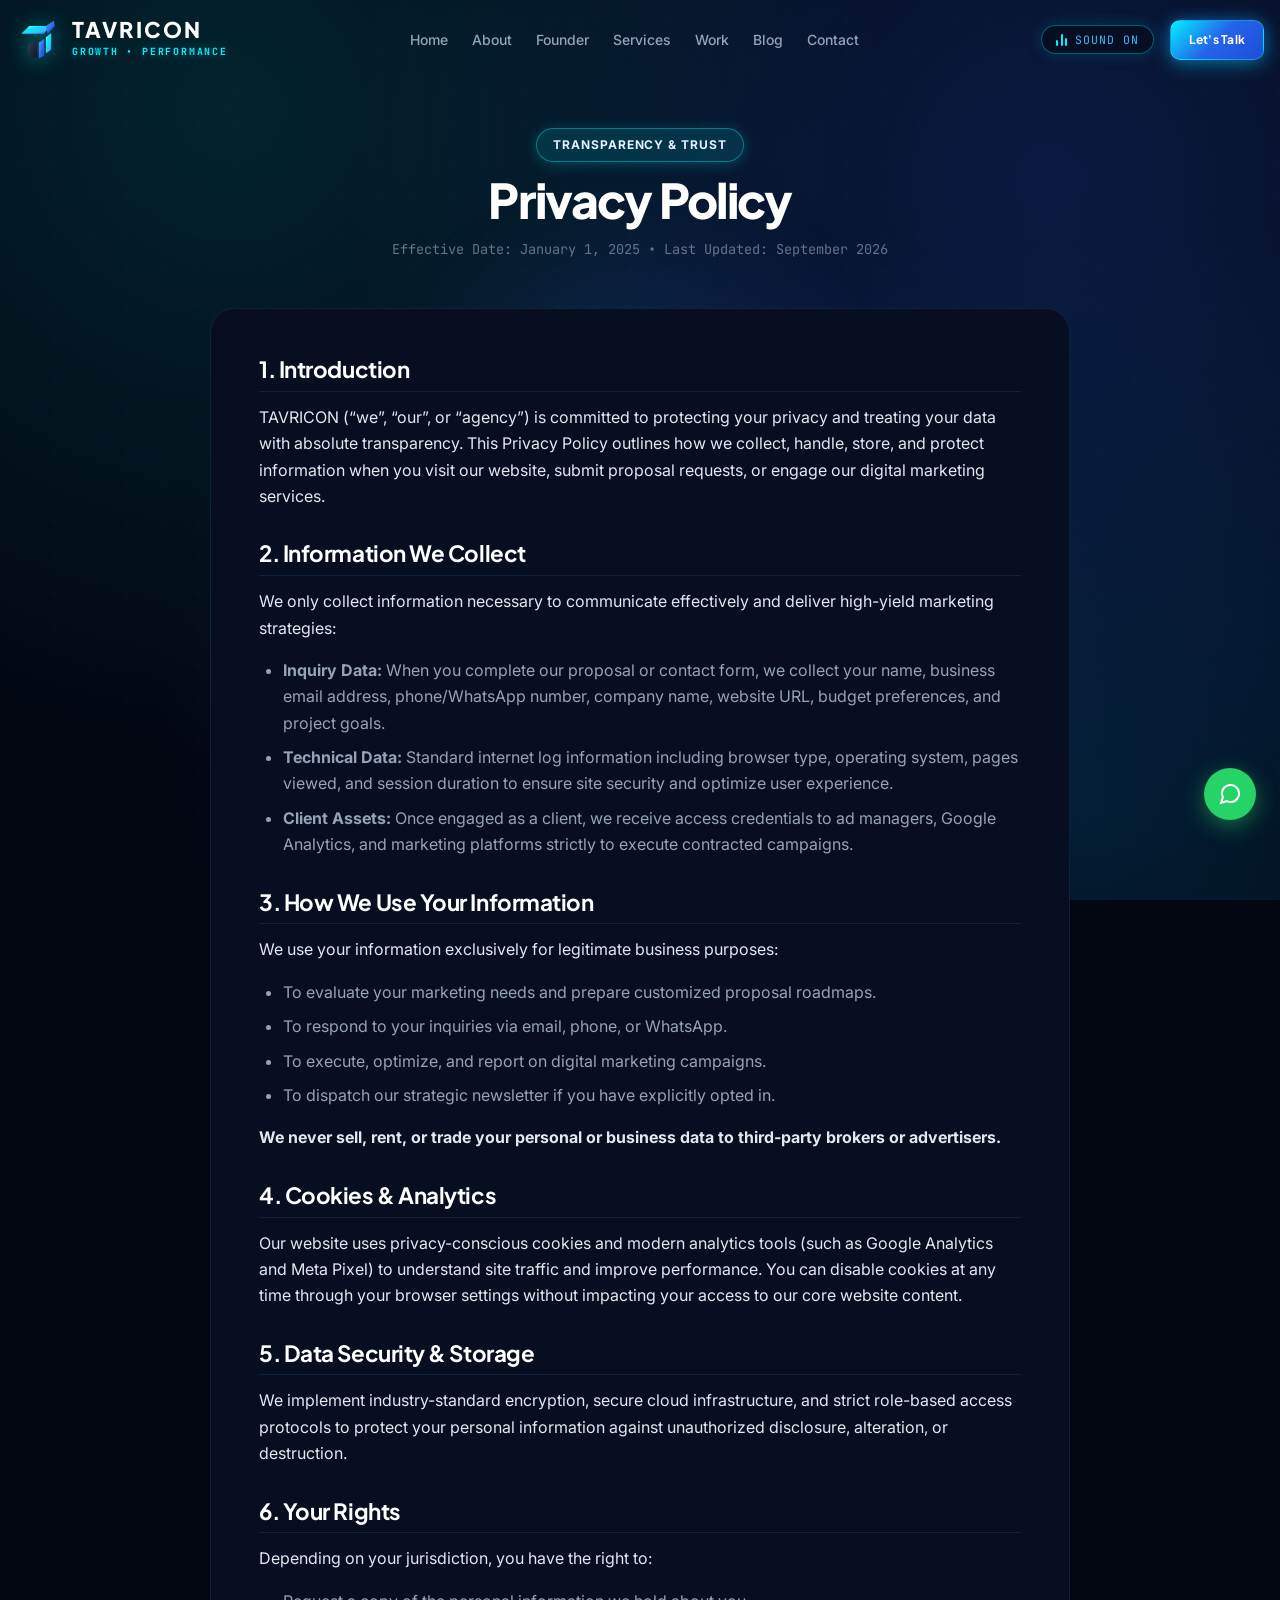
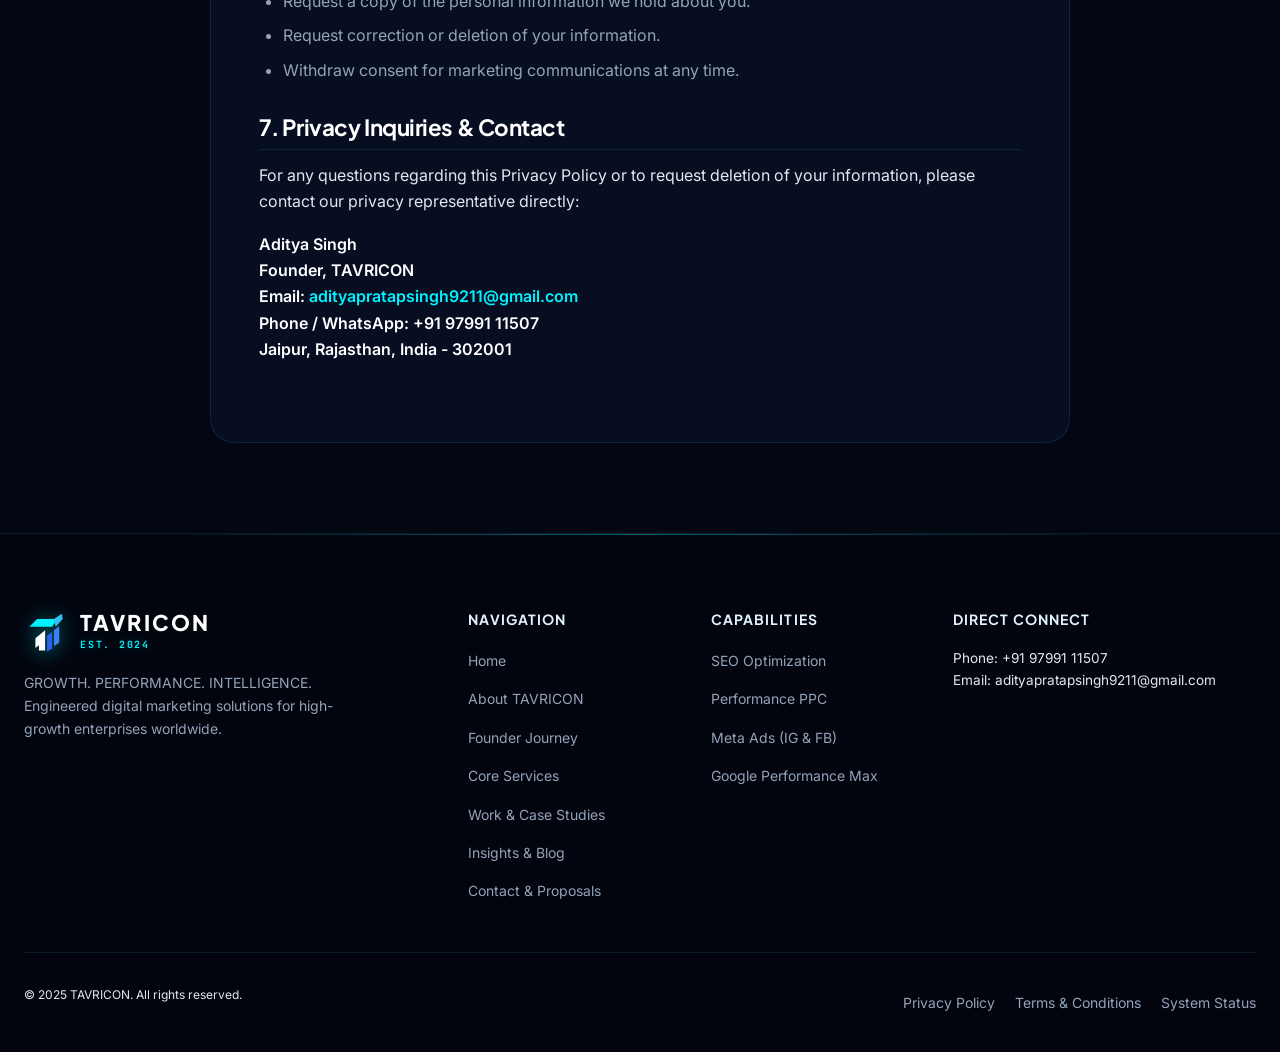
<file: privacy.html>
﻿<!DOCTYPE html>
<html lang="en">
<head>
  <meta charset="UTF-8">
  <meta name="viewport" content="width=device-width, initial-scale=1.0">

  <!-- Google Tag Manager -->
  <script>(function(w,d,s,l,i){w[l]=w[l]||[];w[l].push({'gtm.start':
  new Date().getTime(),event:'gtm.js'});var f=d.getElementsByTagName(s)[0],
  j=d.createElement(s),dl=l!='dataLayer'?'&l='+l:'';j.async=true;j.src=
  'https://www.googletagmanager.com/gtm.js?id='+i+dl;f.parentNode.insertBefore(j,f);
  })(window,document,'script','dataLayer','GTM-PP7PPCR2');</script>
  <!-- End Google Tag Manager -->
  <title>Privacy Policy | TAVRICON Digital Marketing Agency</title>
  <meta name="description" content="Read the TAVRICON Privacy Policy to understand how our digital marketing agency collects, secures, and protects client information and website data.">
  <meta name="author" content="Aditya Singh, TAVRICON">
  <meta name="robots" content="index, follow, max-image-preview:large, max-snippet:-1, max-video-preview:-1">
  <link rel="canonical" href="https://tavricon.in/privacy.html">
  <link rel="sitemap" type="application/xml" title="Sitemap" href="https://tavricon.in/sitemap.xml">

  <!-- Open Graph / Facebook / LinkedIn -->
  <meta property="og:locale" content="en_US">
  <meta property="og:type" content="website">
  <meta property="og:title" content="Privacy Policy | TAVRICON Digital Marketing Agency">
  <meta property="og:description" content="Read the TAVRICON Privacy Policy to understand how our digital marketing agency collects, secures, and protects client information and website data.">
  <meta property="og:url" content="https://tavricon.in/privacy.html">
  <meta property="og:site_name" content="TAVRICON">
  <meta property="og:image" content="https://tavricon.in/assets/images/logo/tavricon-hero-logo.png">
  <meta property="og:image:width" content="1200">
  <meta property="og:image:height" content="630">
  <meta property="og:image:alt" content="TAVRICON Privacy Policy">

  <!-- Twitter Cards -->
  <meta name="twitter:card" content="summary_large_image">
  <meta name="twitter:title" content="Privacy Policy | TAVRICON Digital Marketing Agency">
  <meta name="twitter:description" content="Read the TAVRICON Privacy Policy to understand how our digital marketing agency collects, secures, and protects client information and website data.">
  <meta name="twitter:image" content="https://tavricon.in/assets/images/logo/tavricon-hero-logo.png">
  <!-- Favicon & Brand Icons (Google Search & Multi-Device Compliant) -->
  <link rel="icon" href="/favicon.ico" sizes="any">
  <link rel="shortcut icon" href="/favicon.ico">
  <link rel="icon" type="image/svg+xml" href="/assets/images/logo/favicon.svg">
  <link rel="icon" type="image/png" sizes="48x48" href="/assets/images/logo/favicon-48x48.png">
  <link rel="icon" type="image/png" sizes="96x96" href="/assets/images/logo/favicon-96x96.png">
  <link rel="icon" type="image/png" sizes="192x192" href="/assets/images/logo/favicon-192x192.png">
  <link rel="icon" type="image/png" sizes="512x512" href="/assets/images/logo/favicon-512x512.png">
  <link rel="icon" type="image/png" sizes="32x32" href="/assets/images/logo/favicon-32x32.png">
  <link rel="icon" type="image/png" sizes="16x16" href="/assets/images/logo/favicon-16x16.png">
  <link rel="apple-touch-icon" sizes="180x180" href="/assets/images/logo/apple-touch-icon.png">
  <link rel="manifest" href="/site.webmanifest">
  <meta name="theme-color" content="#030712">
  
  <link rel="stylesheet" href="assets/css/variables.css">
  <link rel="stylesheet" href="assets/css/base.css">
  <link rel="stylesheet" href="assets/css/components.css">
  <link rel="stylesheet" href="assets/css/animations.css">
  <link rel="stylesheet" href="assets/css/pages.css?v=5.5">

  <!-- Structured Data / Schema.org JSON-LD -->
  <script type="application/ld+json">
  {
    "@context": "https://schema.org",
    "@type": "WebPage",
    "@id": "https://tavricon.in/privacy.html#webpage",
    "url": "https://tavricon.in/privacy.html",
    "name": "Privacy Policy | TAVRICON Digital Marketing Agency",
    "description": "Read the TAVRICON Privacy Policy to understand how our digital marketing agency collects, secures, and protects client information and website data.",
    "breadcrumb": {
      "@type": "BreadcrumbList",
      "itemListElement": [
        {
          "@type": "ListItem",
          "position": 1,
          "name": "Home",
          "item": "https://tavricon.in/"
        },
        {
          "@type": "ListItem",
          "position": 2,
          "name": "Privacy Policy",
          "item": "https://tavricon.in/privacy.html"
        }
      ]
    },
    "publisher": {
      "@type": "Organization",
      "name": "TAVRICON",
      "url": "https://tavricon.in/"
    }
  }
  </script>
  <!-- Meta Pixel Code -->
  <script>
  !function(f,b,e,v,n,t,s)
  {if(f.fbq)return;n=f.fbq=function(){n.callMethod?
  n.callMethod.apply(n,arguments):n.queue.push(arguments)};
  if(!f._fbq)f._fbq=n;n.push=n;n.loaded=!0;n.version='2.0';
  n.queue=[];t=b.createElement(e);t.async=!0;
  t.src=v;s=b.getElementsByTagName(e)[0];
  s.parentNode.insertBefore(t,s)}(window, document,'script',
  'https://connect.facebook.net/en_US/fbevents.js');
  fbq('init', '2142634756324436');
  fbq('track', 'PageView');
  </script>
  <noscript><img height="1" width="1" style="display:none"
  src="https://www.facebook.com/tr?id=2142634756324436&ev=PageView&noscript=1"
  /></noscript>
  <!-- End Meta Pixel Code -->
</head>
<body>
  <!-- Google Tag Manager (noscript) -->
  <noscript><iframe src="https://www.googletagmanager.com/ns.html?id=GTM-PP7PPCR2"
  height="0" width="0" style="display:none;visibility:hidden"></iframe></noscript>
  <!-- End Google Tag Manager (noscript) -->

  <!-- GLOBAL HEADER -->
  <header class="site-header" role="banner">
    <div class="header-inner">
      <a href="index.html" class="brand-lockup" aria-label="TAVRICON Home">
        <svg class="brand-logo-svg" viewBox="0 0 100 100" fill="none">
          <defs>
            <linearGradient id="navCyan" x1="0%" y1="0%" x2="100%" y2="100%">
              <stop offset="0%" stop-color="#FFFFFF" />
              <stop offset="30%" stop-color="#00F2FE" />
              <stop offset="70%" stop-color="#38BDF8" />
              <stop offset="100%" stop-color="#2563EB" />
            </linearGradient>
            <linearGradient id="navRoyal" x1="0%" y1="0%" x2="100%" y2="100%">
              <stop offset="0%" stop-color="#60A5FA" />
              <stop offset="60%" stop-color="#2563EB" />
              <stop offset="100%" stop-color="#1D4ED8" />
            </linearGradient>
            <linearGradient id="navVelvet" x1="0%" y1="0%" x2="100%" y2="100%">
              <stop offset="0%" stop-color="#334155" />
              <stop offset="100%" stop-color="#0F172A" />
            </linearGradient>
          </defs>
          <path d="M12 36 L30 18 L76 18 L64 36 Z" fill="url(#navCyan)" />
          <path d="M68 18 L86 6 L88 18 L72 36 Z" fill="url(#navRoyal)" />
          <path d="M26 62 L48 44 L48 90 L34 90 L34 78 L26 84 Z" fill="url(#navVelvet)" />
          <path d="M52 56 L64 48 L64 86 L52 92 Z" fill="url(#navRoyal)" />
          <path d="M68 44 L80 34 L80 72 L68 80 Z" fill="url(#navCyan)" />
        </svg>
        <div class="brand-text-group">
          <span class="brand-title">TAVRICON</span>
          <span class="brand-tagline">GROWTH • PERFORMANCE</span>
        </div>
      </a>

      <nav class="main-nav" role="navigation" aria-label="Main Navigation">
        <ul class="nav-links">
          <li><a href="index.html" class="nav-link">Home</a></li>
          <li><a href="about.html" class="nav-link">About</a></li>
          <li><a href="founder.html" class="nav-link">Founder</a></li>
          <li><a href="services.html" class="nav-link">Services</a></li>
          <li><a href="work.html" class="nav-link">Work</a></li>
          <li><a href="blog.html" class="nav-link">Blog</a></li>
          <li><a href="contact.html" class="nav-link">Contact</a></li>
        </ul>
      </nav>

      <div class="header-cta-wrap">
        <button class="sound-toggle-btn" aria-label="Toggle Sound Effects" title="Sound Effects: ON (Click to Mute)">
          <span class="sound-wave-bars">
            <span class="bar bar-1"></span>
            <span class="bar bar-2"></span>
            <span class="bar bar-3"></span>
          </span>
          <span class="sound-status-text">SOUND ON</span>
        </button>
        <a href="contact.html" class="btn btn-primary btn-sm header-cta-desktop">Let's Talk</a>
        <button class="mobile-toggle-btn" aria-label="Toggle Mobile Menu" aria-expanded="false">
          <svg width="24" height="24" viewBox="0 0 24 24" fill="none" stroke="currentColor" stroke-width="2"><line x1="3" y1="12" x2="21" y2="12"/><line x1="3" y1="6" x2="21" y2="6"/><line x1="3" y1="18" x2="21" y2="18"/></svg>
        </button>
      </div>
    </div>
  </header>

  <!-- MOBILE DRAWER -->
  <div class="drawer-backdrop" aria-hidden="true"></div>
  <aside class="mobile-drawer" role="dialog" aria-label="Mobile Navigation">
    <div class="drawer-header">
      <div class="brand-text-group">
        <span class="brand-title">TAVRICON</span>
        <span class="brand-tagline">EST. 2024</span>
      </div>
      <button class="drawer-close-btn" aria-label="Close Menu">
        <svg width="20" height="20" viewBox="0 0 24 24" fill="none" stroke="currentColor" stroke-width="2"><line x1="18" y1="6" x2="6" y2="18"></line><line x1="6" y1="6" x2="18" y2="18"></line></svg>
      </button>
    </div>
    <ul class="drawer-nav-list">
      <li><a href="index.html" class="drawer-nav-link"><span>Home</span> <span>&rarr;</span></a></li>
      <li><a href="about.html" class="drawer-nav-link"><span>About</span> <span>&rarr;</span></a></li>
      <li><a href="founder.html" class="drawer-nav-link"><span>Founder</span> <span>&rarr;</span></a></li>
      <li><a href="services.html" class="drawer-nav-link"><span>Services</span> <span>&rarr;</span></a></li>
      <li><a href="work.html" class="drawer-nav-link"><span>Work</span> <span>&rarr;</span></a></li>
      <li><a href="blog.html" class="drawer-nav-link"><span>Blog</span> <span>&rarr;</span></a></li>
      <li><a href="contact.html" class="drawer-nav-link"><span>Contact</span> <span>&rarr;</span></a></li>
    </ul>
  </aside>

  <!-- MAIN PRIVACY CONTENT -->
  <main id="main-content">
    <section class="inner-hero">
      <div class="container hero-content">
        <span class="badge badge-cyan">Transparency & Trust</span>
        <h1 class="text-display" style="font-size:clamp(2rem, 4vw, 3rem); margin-top:12px; margin-bottom:12px;">
          Privacy Policy
        </h1>
        <p style="font-size:0.85rem; color:var(--text-faint); font-family:var(--font-mono);">
          Effective Date: January 1, 2025 • Last Updated: September 2026
        </p>
      </div>
    </section>

    <section class="section" style="padding-top:0;">
      <div class="container-narrow">
        <div class="legal-content-card">
          
          <div class="legal-section">
            <h2>1. Introduction</h2>
            <p>
              TAVRICON (&ldquo;we&rdquo;, &ldquo;our&rdquo;, or &ldquo;agency&rdquo;) is committed to protecting your privacy and treating your data with absolute transparency. This Privacy Policy outlines how we collect, handle, store, and protect information when you visit our website, submit proposal requests, or engage our digital marketing services.
            </p>
          </div>

          <div class="legal-section">
            <h2>2. Information We Collect</h2>
            <p>We only collect information necessary to communicate effectively and deliver high-yield marketing strategies:</p>
            <ul>
              <li><strong>Inquiry Data:</strong> When you complete our proposal or contact form, we collect your name, business email address, phone/WhatsApp number, company name, website URL, budget preferences, and project goals.</li>
              <li><strong>Technical Data:</strong> Standard internet log information including browser type, operating system, pages viewed, and session duration to ensure site security and optimize user experience.</li>
              <li><strong>Client Assets:</strong> Once engaged as a client, we receive access credentials to ad managers, Google Analytics, and marketing platforms strictly to execute contracted campaigns.</li>
            </ul>
          </div>

          <div class="legal-section">
            <h2>3. How We Use Your Information</h2>
            <p>We use your information exclusively for legitimate business purposes:</p>
            <ul>
              <li>To evaluate your marketing needs and prepare customized proposal roadmaps.</li>
              <li>To respond to your inquiries via email, phone, or WhatsApp.</li>
              <li>To execute, optimize, and report on digital marketing campaigns.</li>
              <li>To dispatch our strategic newsletter if you have explicitly opted in.</li>
            </ul>
            <p><strong>We never sell, rent, or trade your personal or business data to third-party brokers or advertisers.</strong></p>
          </div>

          <div class="legal-section">
            <h2>4. Cookies & Analytics</h2>
            <p>
              Our website uses privacy-conscious cookies and modern analytics tools (such as Google Analytics and Meta Pixel) to understand site traffic and improve performance. You can disable cookies at any time through your browser settings without impacting your access to our core website content.
            </p>
          </div>

          <div class="legal-section">
            <h2>5. Data Security & Storage</h2>
            <p>
              We implement industry-standard encryption, secure cloud infrastructure, and strict role-based access protocols to protect your personal information against unauthorized disclosure, alteration, or destruction.
            </p>
          </div>

          <div class="legal-section">
            <h2>6. Your Rights</h2>
            <p>Depending on your jurisdiction, you have the right to:</p>
            <ul>
              <li>Request a copy of the personal information we hold about you.</li>
              <li>Request correction or deletion of your information.</li>
              <li>Withdraw consent for marketing communications at any time.</li>
            </ul>
          </div>

          <div class="legal-section">
            <h2>7. Privacy Inquiries & Contact</h2>
            <p>
              For any questions regarding this Privacy Policy or to request deletion of your information, please contact our privacy representative directly:
            </p>
            <p style="color:var(--text-primary); font-weight:600;">
              Aditya Singh<br>
              Founder, TAVRICON<br>
              Email: <a href="mailto:adityapratapsingh9211@gmail.com" style="color:var(--cyan-primary);">adityapratapsingh9211@gmail.com</a><br>
              Phone / WhatsApp: +91 97991 11507<br>
              Jaipur, Rajasthan, India - 302001
            </p>
          </div>

        </div>
      </div>
    </section>
  </main>

  <!-- GLOBAL FOOTER -->
  <footer class="site-footer" role="contentinfo">
    <div class="container">
      <div class="footer-grid">
        <div class="footer-brand">
          <a href="index.html" class="brand-lockup" style="margin-bottom:12px;">
            <svg class="brand-logo-svg" viewBox="0 0 100 100" fill="none">
              <path d="M12 36 L30 18 L76 18 L64 36 Z" fill="#00F2FE" />
              <path d="M68 18 L86 6 L88 18 L72 36 Z" fill="#38BDF8" />
              <path d="M26 62 L48 44 L48 90 L34 90 L34 78 L26 84 Z" fill="#FFFFFF" />
              <path d="M52 56 L64 48 L64 86 L52 92 Z" fill="#2563EB" />
              <path d="M68 44 L80 34 L80 72 L68 80 Z" fill="#3B82F6" />
            </svg>
            <div class="brand-text-group">
              <span class="brand-title">TAVRICON</span>
              <span class="brand-tagline">EST. 2024</span>
            </div>
          </a>
          <p>GROWTH. PERFORMANCE. INTELLIGENCE. Engineered digital marketing solutions for high-growth enterprises worldwide.</p>
        </div>

        <div>
          <h3 class="footer-col-title">Navigation</h3>
          <ul class="footer-links">
            <li><a href="index.html" class="footer-link">Home</a></li>
            <li><a href="about.html" class="footer-link">About TAVRICON</a></li>
            <li><a href="founder.html" class="footer-link">Founder Journey</a></li>
            <li><a href="services.html" class="footer-link">Core Services</a></li>
            <li><a href="work.html" class="footer-link">Work & Case Studies</a></li>
            <li><a href="blog.html" class="footer-link">Insights & Blog</a></li>
            <li><a href="contact.html" class="footer-link">Contact & Proposals</a></li>
          </ul>
        </div>

        <div>
          <h3 class="footer-col-title">Capabilities</h3>
          <ul class="footer-links">
            <li><a href="services.html#seo" class="footer-link">SEO Optimization</a></li>
            <li><a href="services.html#ppc" class="footer-link">Performance PPC</a></li>
            <li><a href="services.html#meta-ads" class="footer-link">Meta Ads (IG & FB)</a></li>
            <li><a href="services.html#google-ads" class="footer-link">Google Performance Max</a></li>
          </ul>
        </div>

        <div>
          <h3 class="footer-col-title">Direct Connect</h3>
          <div class="footer-contact-item">
            <span style="color:var(--text-secondary); font-size:0.85rem;">Phone: +91 97991 11507<br>Email: adityapratapsingh9211@gmail.com</span>
          </div>
        </div>
      </div>

      <div class="footer-bottom">
        <p>&copy; 2025 TAVRICON. All rights reserved.</p>
        <div class="footer-legal-links">
          <a href="privacy.html" class="footer-link">Privacy Policy</a>
          <a href="terms.html" class="footer-link">Terms &amp; Conditions</a>
          <a href="404.html" class="footer-link">System Status</a>
        </div>
      </div>
    </div>
  </footer>

  <!-- Floating Action Buttons -->
  <div class="floating-actions">
    <a href="https://wa.me/919799111507" class="fab-whatsapp" target="_blank" rel="noopener" aria-label="Chat on WhatsApp">
      <svg width="24" height="24" viewBox="0 0 24 24" fill="none" stroke="currentColor" stroke-width="2"><path d="M21 11.5a8.38 8.38 0 0 1-.9 3.8 8.5 8.5 0 0 1-7.6 4.7 8.38 8.38 0 0 1-3.8-.9L3 21l1.9-5.7a8.38 8.38 0 0 1-.9-3.8 8.5 8.5 0 0 1 4.7-7.6 8.38 8.38 0 0 1 3.8-.9h.5a8.48 8.48 0 0 1 8 8v.5z"/></svg>
    </a>
    <button class="back-to-top" aria-label="Back to top">
      <svg width="20" height="20" viewBox="0 0 24 24" fill="none" stroke="currentColor" stroke-width="2"><polyline points="18 15 12 9 6 15"/></svg>
    </button>
  </div>

  <script src="assets/js/sound.js"></script>
  <script src="assets/js/main.js?v=6.3"></script>
</body>
</html>
</file>
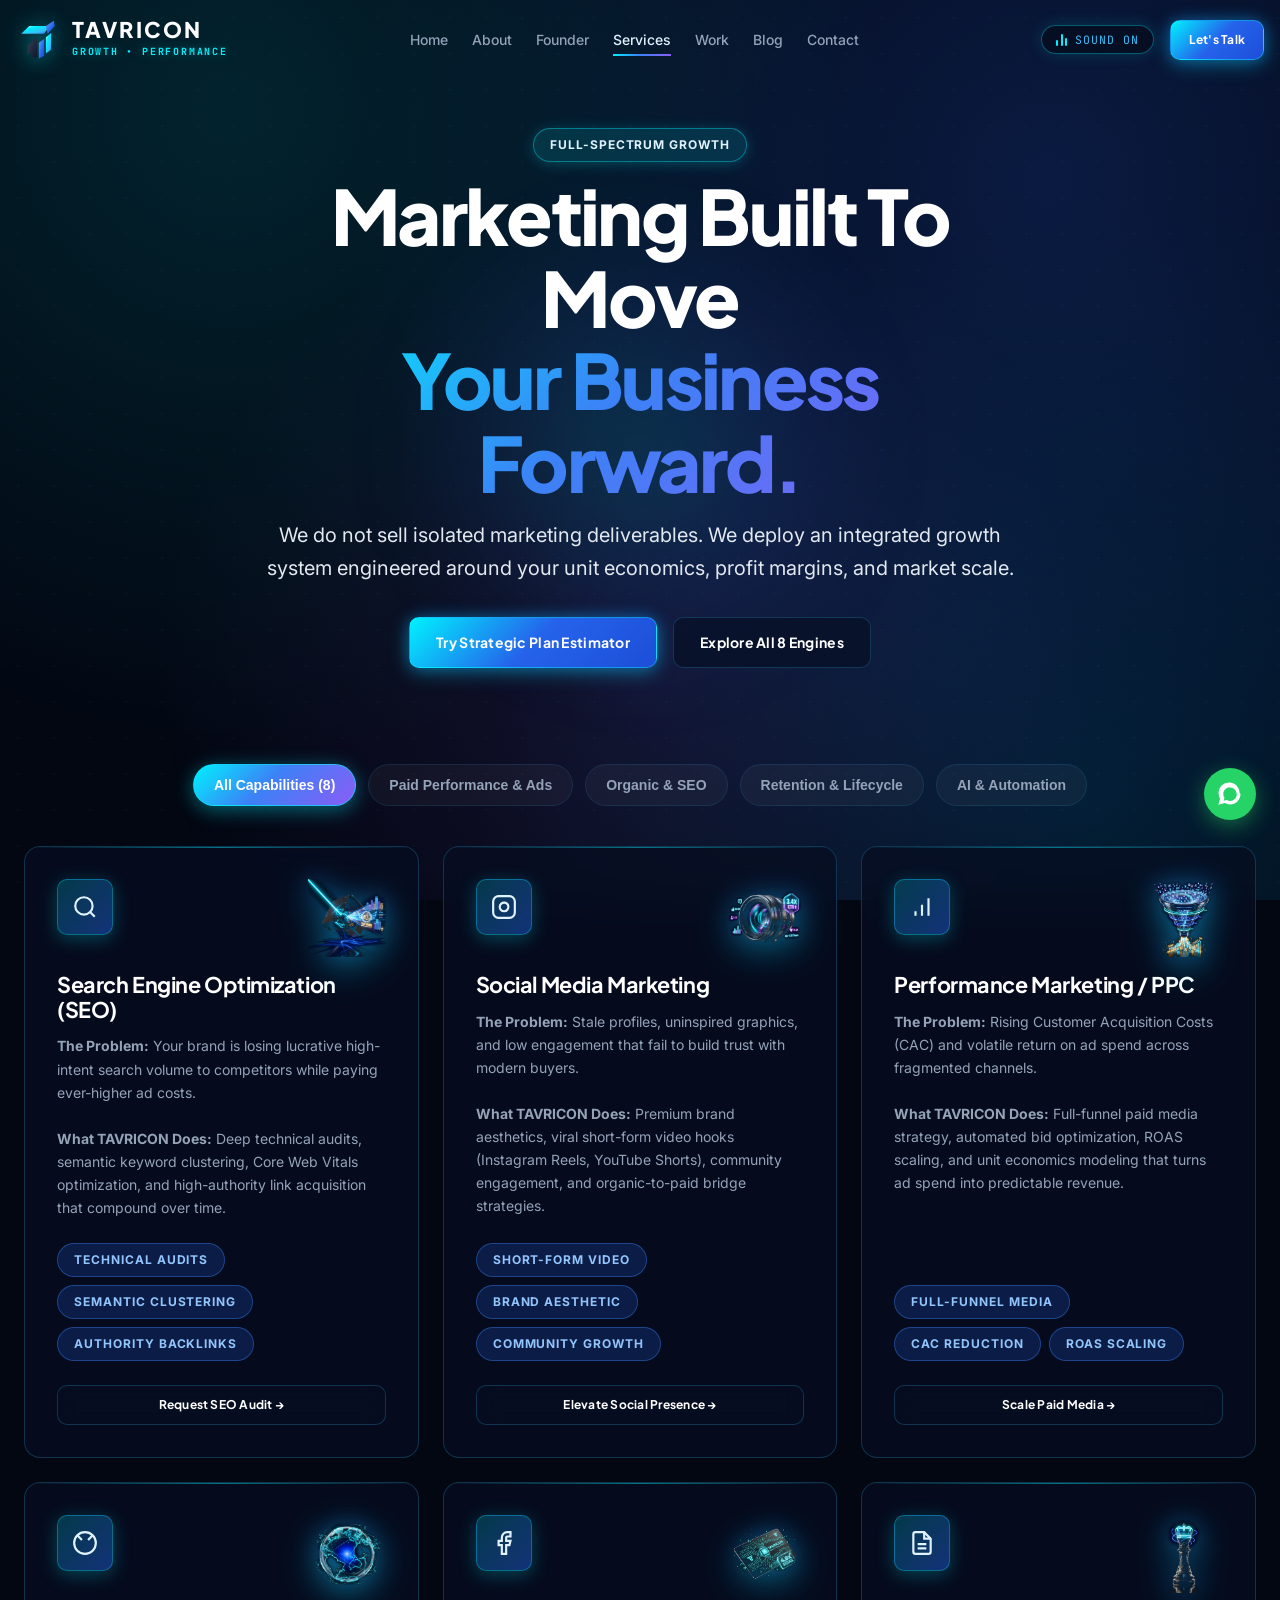
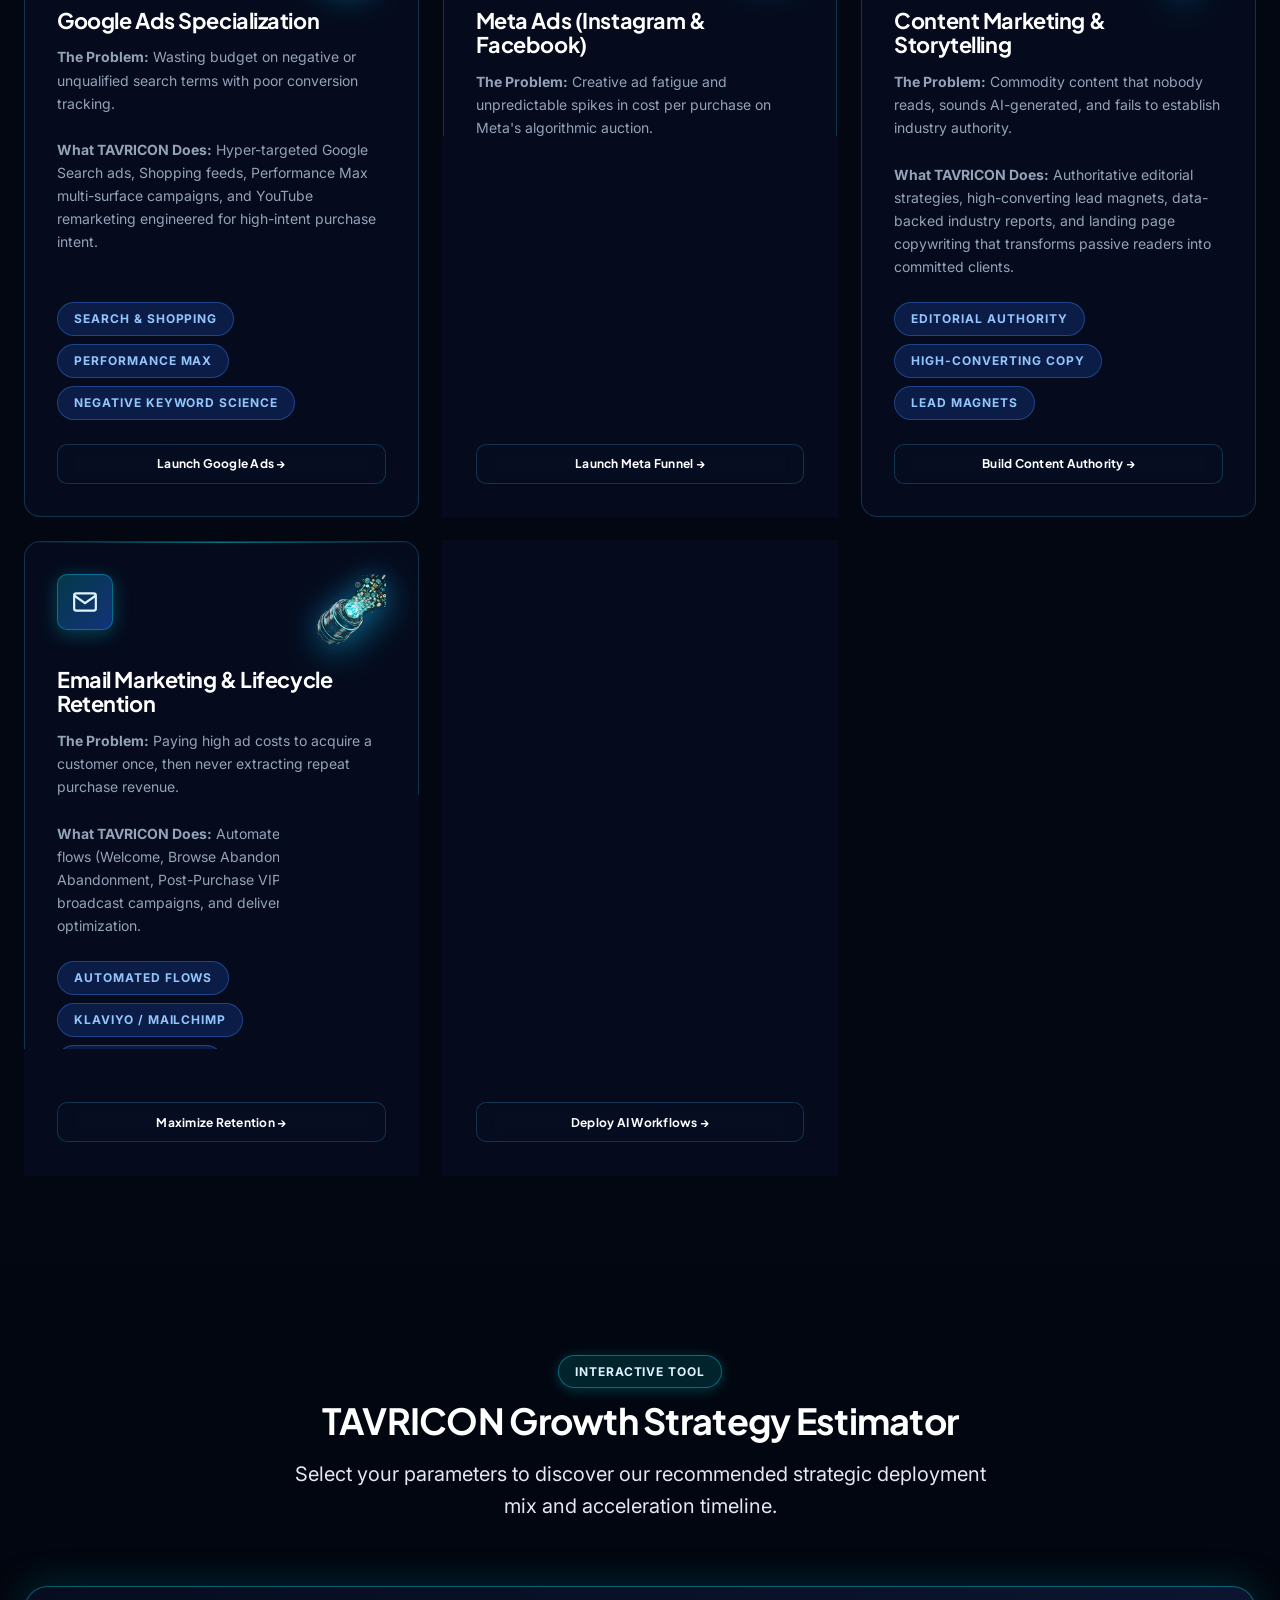
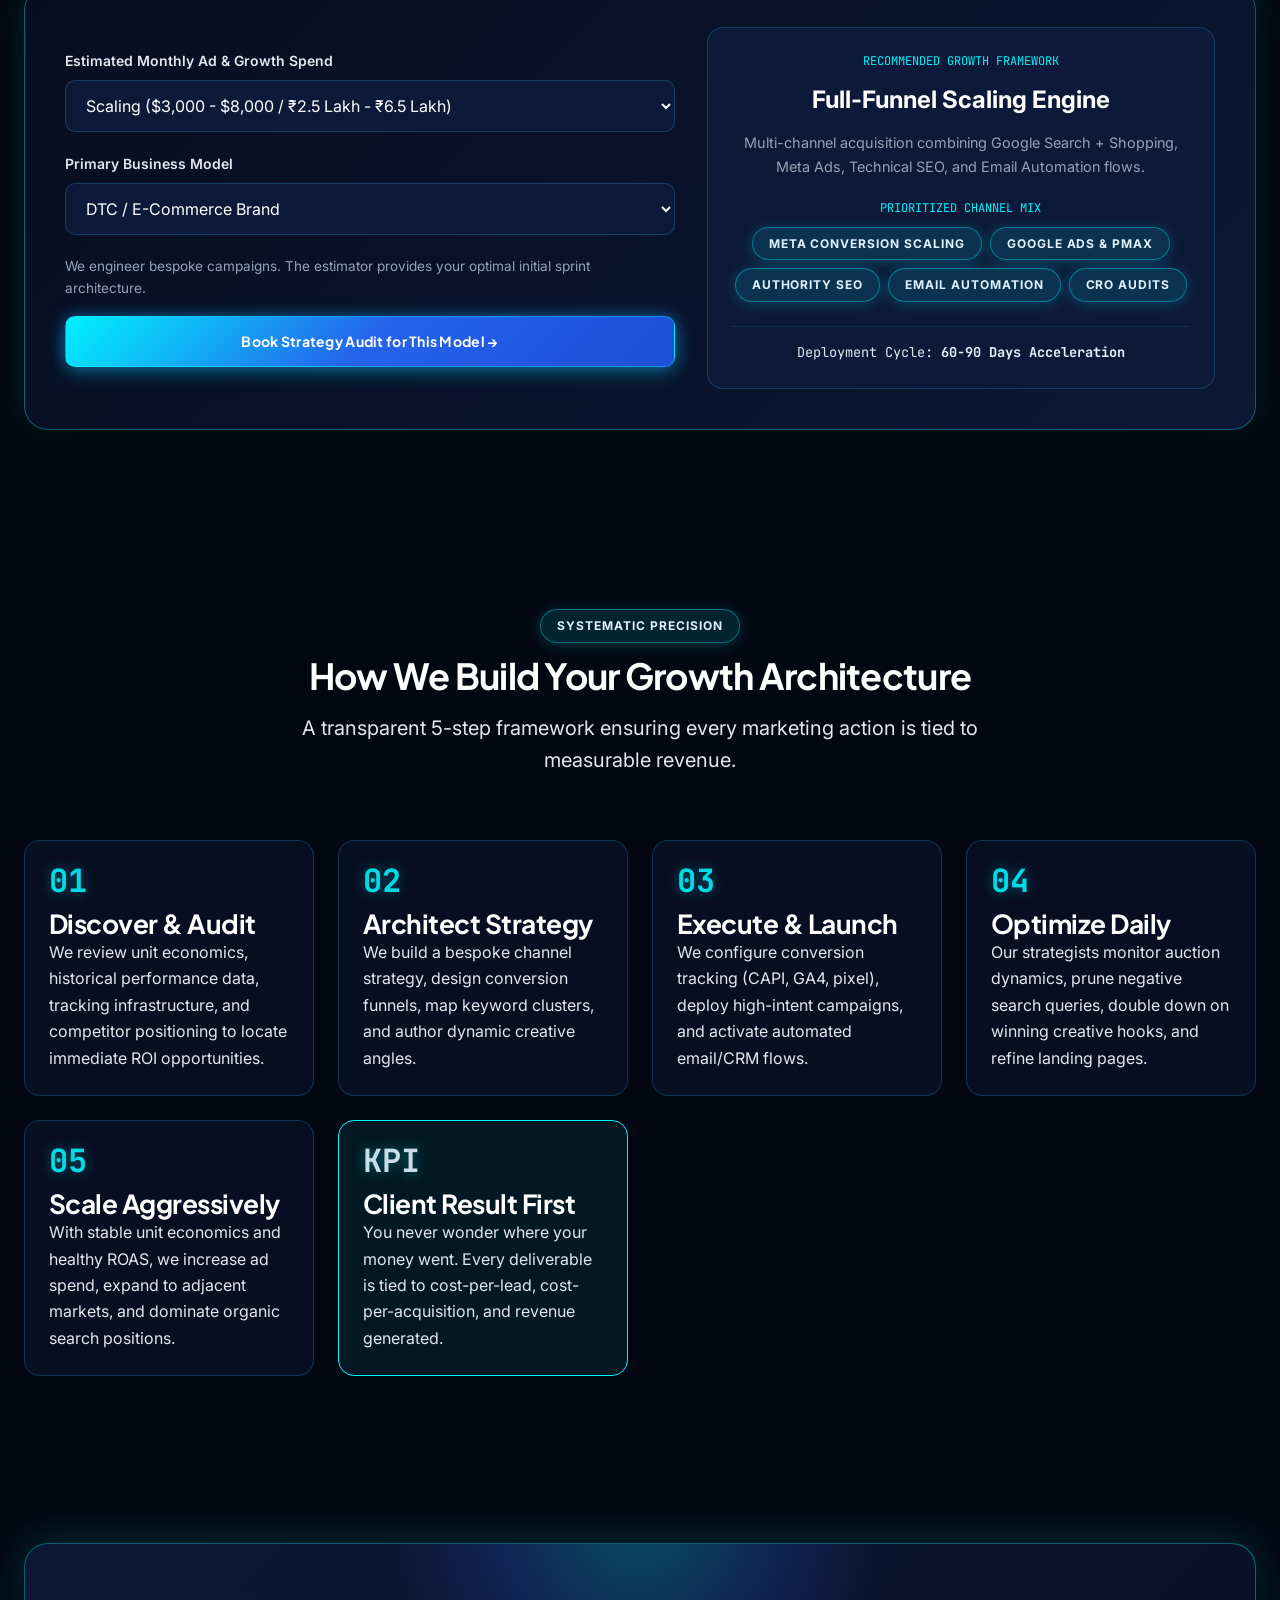
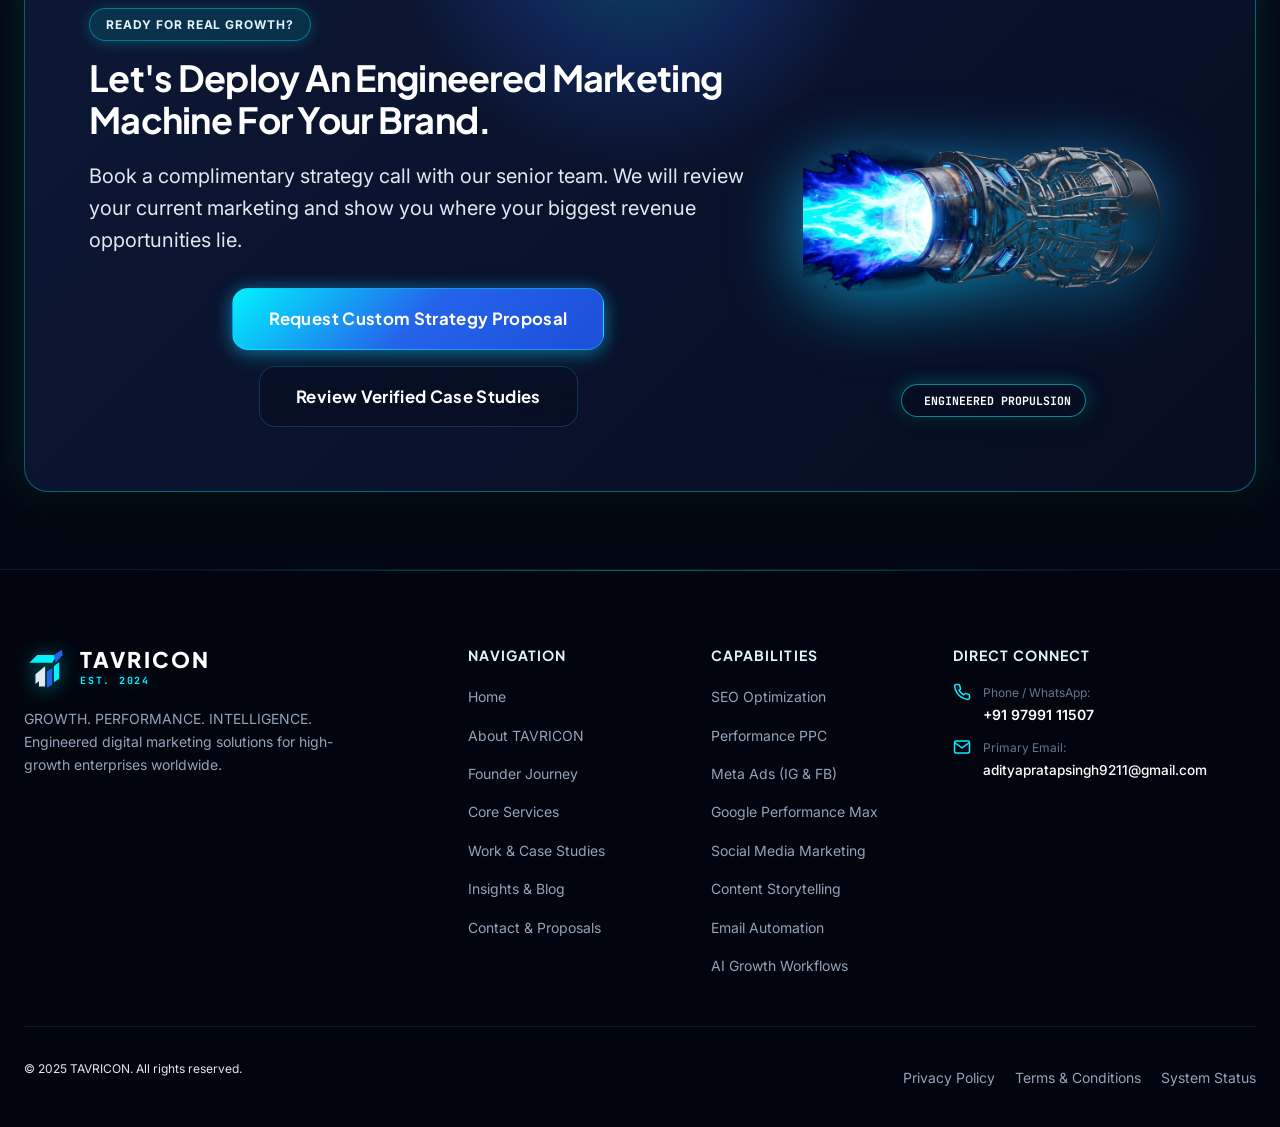
<file: services.html>
﻿<!DOCTYPE html>
<html lang="en">
<head>
  <meta charset="UTF-8">
  <meta name="viewport" content="width=device-width, initial-scale=1.0">

  <!-- Google Tag Manager -->
  <script>(function(w,d,s,l,i){w[l]=w[l]||[];w[l].push({'gtm.start':
  new Date().getTime(),event:'gtm.js'});var f=d.getElementsByTagName(s)[0],
  j=d.createElement(s),dl=l!='dataLayer'?'&l='+l:'';j.async=true;j.src=
  'https://www.googletagmanager.com/gtm.js?id='+i+dl;f.parentNode.insertBefore(j,f);
  })(window,document,'script','dataLayer','GTM-PP7PPCR2');</script>
  <!-- End Google Tag Manager -->
  <title>Digital Marketing Services | TAVRICON Growth Agency</title>
  <meta name="description" content="Explore TAVRICON's high-performance digital marketing services: Meta ads scaling, Google Ads, semantic SEO, content marketing, lifecycle email, and AI.">
  <meta name="keywords" content="digital marketing services, performance marketing, Meta ads management, Google ads specialist, SEO agency, omnichannel marketing, email lifecycle automation">
  <meta name="author" content="Aditya Singh, TAVRICON">
  <meta name="robots" content="index, follow, max-image-preview:large, max-snippet:-1, max-video-preview:-1">
  <link rel="canonical" href="https://tavricon.in/services.html">
  <link rel="sitemap" type="application/xml" title="Sitemap" href="https://tavricon.in/sitemap.xml">

  <!-- Open Graph / Facebook / LinkedIn -->
  <meta property="og:locale" content="en_US">
  <meta property="og:type" content="website">
  <meta property="og:title" content="Digital Marketing Services | TAVRICON Growth Agency">
  <meta property="og:description" content="Explore TAVRICON's high-performance digital marketing services: Meta ads scaling, Google Ads, semantic SEO, content marketing, lifecycle email, and AI.">
  <meta property="og:url" content="https://tavricon.in/services.html">
  <meta property="og:site_name" content="TAVRICON">
  <meta property="og:image" content="https://tavricon.in/assets/images/logo/tavricon-hero-logo.png">
  <meta property="og:image:width" content="1200">
  <meta property="og:image:height" content="630">
  <meta property="og:image:alt" content="TAVRICON Digital Marketing Services">

  <!-- Twitter Cards -->
  <meta name="twitter:card" content="summary_large_image">
  <meta name="twitter:title" content="Digital Marketing Services | TAVRICON Growth Agency">
  <meta name="twitter:description" content="Explore TAVRICON's high-performance digital marketing services: Meta ads scaling, Google Ads, semantic SEO, content marketing, lifecycle email, and AI.">
  <meta name="twitter:image" content="https://tavricon.in/assets/images/logo/tavricon-hero-logo.png">
  <!-- Favicon & Brand Icons (Google Search & Multi-Device Compliant) -->
  <link rel="icon" href="/favicon.ico" sizes="any">
  <link rel="shortcut icon" href="/favicon.ico">
  <link rel="icon" type="image/svg+xml" href="/assets/images/logo/favicon.svg">
  <link rel="icon" type="image/png" sizes="48x48" href="/assets/images/logo/favicon-48x48.png">
  <link rel="icon" type="image/png" sizes="96x96" href="/assets/images/logo/favicon-96x96.png">
  <link rel="icon" type="image/png" sizes="192x192" href="/assets/images/logo/favicon-192x192.png">
  <link rel="icon" type="image/png" sizes="512x512" href="/assets/images/logo/favicon-512x512.png">
  <link rel="icon" type="image/png" sizes="32x32" href="/assets/images/logo/favicon-32x32.png">
  <link rel="icon" type="image/png" sizes="16x16" href="/assets/images/logo/favicon-16x16.png">
  <link rel="apple-touch-icon" sizes="180x180" href="/assets/images/logo/apple-touch-icon.png">
  <link rel="manifest" href="/site.webmanifest">
  <meta name="theme-color" content="#030712">
  
  <link rel="stylesheet" href="assets/css/variables.css">
  <link rel="stylesheet" href="assets/css/base.css">
  <link rel="stylesheet" href="assets/css/components.css">
  <link rel="stylesheet" href="assets/css/animations.css">
  <link rel="stylesheet" href="assets/css/pages.css?v=5.5">

  <!-- Structured Data / Schema.org JSON-LD -->
  <script type="application/ld+json">
  {
    "@context": "https://schema.org",
    "@type": "WebPage",
    "@id": "https://tavricon.in/services.html#webpage",
    "url": "https://tavricon.in/services.html",
    "name": "Digital Marketing Services | TAVRICON Growth Agency",
    "description": "Explore TAVRICON's high-performance digital marketing services: Meta ads scaling, Google Ads, semantic SEO, content marketing, lifecycle email, and AI.",
    "breadcrumb": {
      "@type": "BreadcrumbList",
      "itemListElement": [
        {
          "@type": "ListItem",
          "position": 1,
          "name": "Home",
          "item": "https://tavricon.in/"
        },
        {
          "@type": "ListItem",
          "position": 2,
          "name": "Services",
          "item": "https://tavricon.in/services.html"
        }
      ]
    },
    "provider": {
      "@type": "Organization",
      "name": "TAVRICON",
      "url": "https://tavricon.in/"
    }
  }
  </script>
  <!-- Meta Pixel Code -->
  <script>
  !function(f,b,e,v,n,t,s)
  {if(f.fbq)return;n=f.fbq=function(){n.callMethod?
  n.callMethod.apply(n,arguments):n.queue.push(arguments)};
  if(!f._fbq)f._fbq=n;n.push=n;n.loaded=!0;n.version='2.0';
  n.queue=[];t=b.createElement(e);t.async=!0;
  t.src=v;s=b.getElementsByTagName(e)[0];
  s.parentNode.insertBefore(t,s)}(window, document,'script',
  'https://connect.facebook.net/en_US/fbevents.js');
  fbq('init', '2142634756324436');
  fbq('track', 'PageView');
  </script>
  <noscript><img height="1" width="1" style="display:none"
  src="https://www.facebook.com/tr?id=2142634756324436&ev=PageView&noscript=1"
  /></noscript>
  <!-- End Meta Pixel Code -->
</head>
<body>
  <!-- Google Tag Manager (noscript) -->
  <noscript><iframe src="https://www.googletagmanager.com/ns.html?id=GTM-PP7PPCR2"
  height="0" width="0" style="display:none;visibility:hidden"></iframe></noscript>
  <!-- End Google Tag Manager (noscript) -->

  <!-- GLOBAL HEADER -->
  <header class="site-header" role="banner">
    <div class="header-inner">
      <a href="index.html" class="brand-lockup" aria-label="TAVRICON Home">
        <svg class="brand-logo-svg" viewBox="0 0 100 100" fill="none">
          <defs>
            <linearGradient id="navCyan" x1="0%" y1="0%" x2="100%" y2="100%">
              <stop offset="0%" stop-color="#FFFFFF" />
              <stop offset="30%" stop-color="#00F2FE" />
              <stop offset="70%" stop-color="#38BDF8" />
              <stop offset="100%" stop-color="#2563EB" />
            </linearGradient>
            <linearGradient id="navRoyal" x1="0%" y1="0%" x2="100%" y2="100%">
              <stop offset="0%" stop-color="#60A5FA" />
              <stop offset="60%" stop-color="#2563EB" />
              <stop offset="100%" stop-color="#1D4ED8" />
            </linearGradient>
            <linearGradient id="navVelvet" x1="0%" y1="0%" x2="100%" y2="100%">
              <stop offset="0%" stop-color="#334155" />
              <stop offset="100%" stop-color="#0F172A" />
            </linearGradient>
          </defs>
          <path d="M12 36 L30 18 L76 18 L64 36 Z" fill="url(#navCyan)" />
          <path d="M68 18 L86 6 L88 18 L72 36 Z" fill="url(#navRoyal)" />
          <path d="M26 62 L48 44 L48 90 L34 90 L34 78 L26 84 Z" fill="url(#navVelvet)" />
          <path d="M52 56 L64 48 L64 86 L52 92 Z" fill="url(#navRoyal)" />
          <path d="M68 44 L80 34 L80 72 L68 80 Z" fill="url(#navCyan)" />
        </svg>
        <div class="brand-text-group">
          <span class="brand-title">TAVRICON</span>
          <span class="brand-tagline">GROWTH • PERFORMANCE</span>
        </div>
      </a>

      <nav class="main-nav" role="navigation" aria-label="Main Navigation">
        <ul class="nav-links">
          <li><a href="index.html" class="nav-link">Home</a></li>
          <li><a href="about.html" class="nav-link">About</a></li>
          <li><a href="founder.html" class="nav-link">Founder</a></li>
          <li><a href="services.html" class="nav-link active">Services</a></li>
          <li><a href="work.html" class="nav-link">Work</a></li>
          <li><a href="blog.html" class="nav-link">Blog</a></li>
          <li><a href="contact.html" class="nav-link">Contact</a></li>
        </ul>
      </nav>

      <div class="header-cta-wrap">
        <button class="sound-toggle-btn" aria-label="Toggle Sound Effects" title="Sound Effects: ON (Click to Mute)">
          <span class="sound-wave-bars">
            <span class="bar bar-1"></span>
            <span class="bar bar-2"></span>
            <span class="bar bar-3"></span>
          </span>
          <span class="sound-status-text">SOUND ON</span>
        </button>
        <a href="contact.html" class="btn btn-primary btn-sm header-cta-desktop">Let's Talk</a>
        <button class="mobile-toggle-btn" aria-label="Toggle Mobile Menu" aria-expanded="false">
          <svg width="24" height="24" viewBox="0 0 24 24" fill="none" stroke="currentColor" stroke-width="2"><line x1="3" y1="12" x2="21" y2="12"/><line x1="3" y1="6" x2="21" y2="6"/><line x1="3" y1="18" x2="21" y2="18"/></svg>
        </button>
      </div>
    </div>
  </header>

  <!-- MOBILE DRAWER -->
  <div class="drawer-backdrop" aria-hidden="true"></div>
  <aside class="mobile-drawer" role="dialog" aria-label="Mobile Navigation">
    <div class="drawer-header">
      <div class="brand-text-group">
        <span class="brand-title">TAVRICON</span>
        <span class="brand-tagline">EST. 2024</span>
      </div>
      <button class="drawer-close-btn" aria-label="Close Menu">
        <svg width="20" height="20" viewBox="0 0 24 24" fill="none" stroke="currentColor" stroke-width="2"><line x1="18" y1="6" x2="6" y2="18"/><line x1="6" y1="6" x2="18" y2="18"/></svg>
      </button>
    </div>
    <ul class="drawer-nav-list">
      <li><a href="index.html" class="drawer-nav-link"><span>Home</span> <span>&rarr;</span></a></li>
      <li><a href="about.html" class="drawer-nav-link"><span>About</span> <span>&rarr;</span></a></li>
      <li><a href="founder.html" class="drawer-nav-link"><span>Founder</span> <span>&rarr;</span></a></li>
      <li><a href="services.html" class="drawer-nav-link active"><span>Services</span> <span>&rarr;</span></a></li>
      <li><a href="work.html" class="drawer-nav-link"><span>Work</span> <span>&rarr;</span></a></li>
      <li><a href="blog.html" class="drawer-nav-link"><span>Blog</span> <span>&rarr;</span></a></li>
      <li><a href="contact.html" class="drawer-nav-link"><span>Contact</span> <span>&rarr;</span></a></li>
    </ul>
    <div style="margin-top:auto;">
      <a href="contact.html" class="btn btn-primary" style="width:100%; margin-bottom:12px;">Let's Talk</a>
      <p style="font-size:0.75rem; color:var(--text-faint); text-align:center;">+91 97991 11507 • Jaipur, India</p>
    </div>
  </aside>

  <!-- MAIN SERVICES CONTENT -->
  <main id="main-content">
    
    <!-- Hero -->
    <section class="inner-hero">
      <div class="container hero-content">
        <span class="badge badge-cyan fade-up">Full-Spectrum Growth</span>
        <h1 class="text-display fade-up stagger-1" style="margin-top:12px; margin-bottom:16px;">
          Marketing Built To Move <span class="text-gradient-aurora">Your Business Forward.</span>
        </h1>
        <p class="hero-subtitle fade-up stagger-2">
          We do not sell isolated marketing deliverables. We deploy an integrated growth system engineered around your unit economics, profit margins, and market scale.
        </p>
        <div class="hero-cta-group fade-up stagger-3">
          <a href="#estimator" class="btn btn-primary">Try Strategic Plan Estimator</a>
          <a href="#all-services" class="btn btn-secondary">Explore All 8 Engines</a>
        </div>
      </div>
    </section>

    <!-- Services Filter Bar -->
    <section class="section" id="all-services" style="padding-top:0;">
      <div class="container">
        <div class="filter-bar services-filter-bar fade-up">
          <button class="filter-btn active" data-filter="all">All Capabilities (8)</button>
          <button class="filter-btn" data-filter="paid">Paid Performance & Ads</button>
          <button class="filter-btn" data-filter="organic">Organic & SEO</button>
          <button class="filter-btn" data-filter="retention">Retention & Lifecycle</button>
          <button class="filter-btn" data-filter="tech">AI & Automation</button>
        </div>

        <!-- 8 Core Services Grid -->
        <div class="services-grid">

          <!-- 1. SEO -->
          <div class="glass-card service-card service-item-card fade-up stagger-1" data-category="organic" id="seo">
            <div style="display:flex; justify-content:space-between; align-items:flex-start; width:100%;">
              <div class="service-icon-wrap">
                <svg width="26" height="26" viewBox="0 0 24 24" fill="none" stroke="currentColor" stroke-width="2"><circle cx="11" cy="11" r="8"/><path d="m21 21-4.3-4.3"/></svg>
              </div>
              <div class="service-real-png-preview" title="Top-Rank Optical Prism">
                <img src="assets/images/showcase/service-seo-prism.png" alt="SEO Top Rank Optical Prism" loading="lazy" decoding="async">
              </div>
            </div>
            <h2 class="service-title">Search Engine Optimization (SEO)</h2>
            <p class="service-desc">
              <strong>The Problem:</strong> Your brand is losing lucrative high-intent search volume to competitors while paying ever-higher ad costs.<br><br>
              <strong>What TAVRICON Does:</strong> Deep technical audits, semantic keyword clustering, Core Web Vitals optimization, and high-authority link acquisition that compound over time.
            </p>
            <div class="service-tags">
              <span class="badge badge-royal">Technical Audits</span>
              <span class="badge badge-royal">Semantic Clustering</span>
              <span class="badge badge-royal">Authority Backlinks</span>
            </div>
            <a href="contact.html?service=seo" class="btn btn-secondary btn-sm" style="margin-top:auto;">Request SEO Audit &rarr;</a>
          </div>

          <!-- 2. Social Media Marketing -->
          <div class="glass-card service-card service-item-card fade-up stagger-2" data-category="organic" id="smm">
            <div style="display:flex; justify-content:space-between; align-items:flex-start; width:100%;">
              <div class="service-icon-wrap">
                <svg width="26" height="26" viewBox="0 0 24 24" fill="none" stroke="currentColor" stroke-width="2"><rect width="20" height="20" x="2" y="2" rx="5" ry="5"/><path d="M16 11.37A4 4 0 1 1 12.63 8 4 4 0 0 1 16 11.37z"/><line x1="17.5" y1="6.5" x2="17.51" y2="6.5"/></svg>
              </div>
              <div class="service-real-png-preview" title="High-Retention Viral Video Lens">
                <img src="assets/images/showcase/hook-creative-cinema-lens.png" alt="Creative Master Cinema Lens 3.4X CTR" loading="lazy" decoding="async">
              </div>
            </div>
            <h2 class="service-title">Social Media Marketing</h2>
            <p class="service-desc">
              <strong>The Problem:</strong> Stale profiles, uninspired graphics, and low engagement that fail to build trust with modern buyers.<br><br>
              <strong>What TAVRICON Does:</strong> Premium brand aesthetics, viral short-form video hooks (Instagram Reels, YouTube Shorts), community engagement, and organic-to-paid bridge strategies.
            </p>
            <div class="service-tags">
              <span class="badge badge-royal">Short-Form Video</span>
              <span class="badge badge-royal">Brand Aesthetic</span>
              <span class="badge badge-royal">Community Growth</span>
            </div>
            <a href="contact.html?service=smm" class="btn btn-secondary btn-sm" style="margin-top:auto;">Elevate Social Presence &rarr;</a>
          </div>

          <!-- 3. Performance Marketing PPC -->
          <div class="glass-card service-card service-item-card fade-up stagger-3" data-category="paid" id="ppc">
            <div style="display:flex; justify-content:space-between; align-items:flex-start; width:100%;">
              <div class="service-icon-wrap">
                <svg width="26" height="26" viewBox="0 0 24 24" fill="none" stroke="currentColor" stroke-width="2"><path d="M12 20V10"/><path d="M18 20V4"/><path d="M6 20v-4"/></svg>
              </div>
              <div class="service-real-png-preview" title="Performance Conversion Vortex">
                <img src="assets/images/showcase/service-conversion-funnel.png" alt="Marketing Conversion Funnel Vortex" loading="lazy" decoding="async">
              </div>
            </div>
            <h2 class="service-title">Performance Marketing / PPC</h2>
            <p class="service-desc">
              <strong>The Problem:</strong> Rising Customer Acquisition Costs (CAC) and volatile return on ad spend across fragmented channels.<br><br>
              <strong>What TAVRICON Does:</strong> Full-funnel paid media strategy, automated bid optimization, ROAS scaling, and unit economics modeling that turns ad spend into predictable revenue.
            </p>
            <div class="service-tags">
              <span class="badge badge-royal">Full-Funnel Media</span>
              <span class="badge badge-royal">CAC Reduction</span>
              <span class="badge badge-royal">ROAS Scaling</span>
            </div>
            <a href="contact.html?service=ppc" class="btn btn-secondary btn-sm" style="margin-top:auto;">Scale Paid Media &rarr;</a>
          </div>

          <!-- 4. Google Ads -->
          <div class="glass-card service-card service-item-card fade-up stagger-4" data-category="paid" id="google-ads">
            <div style="display:flex; justify-content:space-between; align-items:flex-start; width:100%;">
              <div class="service-icon-wrap">
                <svg width="26" height="26" viewBox="0 0 24 24" fill="none" stroke="currentColor" stroke-width="2"><circle cx="12" cy="12" r="10"/><path d="m4.93 4.93 4.24 4.24"/><path d="m14.83 9.17 4.24-4.24"/></svg>
              </div>
              <div class="service-real-png-preview" title="Global Omnichannel Network Flight">
                <img src="assets/images/showcase/hook-global-network-globe.png" alt="Global Multi-Surface Search Orbit" loading="lazy" decoding="async">
              </div>
            </div>
            <h2 class="service-title">Google Ads Specialization</h2>
            <p class="service-desc">
              <strong>The Problem:</strong> Wasting budget on negative or unqualified search terms with poor conversion tracking.<br><br>
              <strong>What TAVRICON Does:</strong> Hyper-targeted Google Search ads, Shopping feeds, Performance Max multi-surface campaigns, and YouTube remarketing engineered for high-intent purchase intent.
            </p>
            <div class="service-tags">
              <span class="badge badge-royal">Search & Shopping</span>
              <span class="badge badge-royal">Performance Max</span>
              <span class="badge badge-royal">Negative Keyword Science</span>
            </div>
            <a href="contact.html?service=google-ads" class="btn btn-secondary btn-sm" style="margin-top:auto;">Launch Google Ads &rarr;</a>
          </div>

          <!-- 5. Meta Ads -->
          <div class="glass-card service-card service-item-card fade-up stagger-1" data-category="paid" id="meta-ads">
            <div style="display:flex; justify-content:space-between; align-items:flex-start; width:100%;">
              <div class="service-icon-wrap">
                <svg width="26" height="26" viewBox="0 0 24 24" fill="none" stroke="currentColor" stroke-width="2"><path d="M18 2h-3a5 5 0 0 0-5 5v3H7v4h3v8h4v-8h3l1-4h-4V7a1 1 0 0 1 1-1h3z"/></svg>
              </div>
              <div class="service-real-png-preview" title="Titanium 4.8X ROAS Conversion Card">
                <img src="assets/images/showcase/hook-luxury-black-card.png" alt="Titanium Capital 4.8X ROAS Card" loading="lazy" decoding="async">
              </div>
            </div>
            <h2 class="service-title">Meta Ads (Instagram & Facebook)</h2>
            <p class="service-desc">
              <strong>The Problem:</strong> Creative ad fatigue and unpredictable spikes in cost per purchase on Meta's algorithmic auction.<br><br>
              <strong>What TAVRICON Does:</strong> Systematic dynamic creative testing (DCT), automated audience segmentation, Conversion API (CAPI) server-side tracking, and scroll-stopping visual hooks.
            </p>
            <div class="service-tags">
              <span class="badge badge-royal">Dynamic Creative Testing</span>
              <span class="badge badge-royal">Conversion API (CAPI)</span>
              <span class="badge badge-royal">Scale Retargeting</span>
            </div>
            <a href="contact.html?service=meta-ads" class="btn btn-secondary btn-sm" style="margin-top:auto;">Launch Meta Funnel &rarr;</a>
          </div>

          <!-- 6. Content Marketing -->
          <div class="glass-card service-card service-item-card fade-up stagger-2" data-category="organic" id="content">
            <div style="display:flex; justify-content:space-between; align-items:flex-start; width:100%;">
              <div class="service-icon-wrap">
                <svg width="26" height="26" viewBox="0 0 24 24" fill="none" stroke="currentColor" stroke-width="2"><path d="M14 2H6a2 2 0 0 0-2 2v16a2 2 0 0 0 2 2h12a2 2 0 0 0 2-2V8z"/><polyline points="14 2 14 8 20 8"/><line x1="16" y1="13" x2="8" y2="13"/><line x1="16" y1="17" x2="8" y2="17"/></svg>
              </div>
              <div class="service-real-png-preview" title="Strategic Thought Leadership Checkmate">
                <img src="assets/images/showcase/hook-strategic-chess-crown.png" alt="Strategic King Chess Piece with Illuminated Cyan Crown" loading="lazy" decoding="async">
              </div>
            </div>
            <h2 class="service-title">Content Marketing & Storytelling</h2>
            <p class="service-desc">
              <strong>The Problem:</strong> Commodity content that nobody reads, sounds AI-generated, and fails to establish industry authority.<br><br>
              <strong>What TAVRICON Does:</strong> Authoritative editorial strategies, high-converting lead magnets, data-backed industry reports, and landing page copywriting that transforms passive readers into committed clients.
            </p>
            <div class="service-tags">
              <span class="badge badge-royal">Editorial Authority</span>
              <span class="badge badge-royal">High-Converting Copy</span>
              <span class="badge badge-royal">Lead Magnets</span>
            </div>
            <a href="contact.html?service=content" class="btn btn-secondary btn-sm" style="margin-top:auto;">Build Content Authority &rarr;</a>
          </div>

          <!-- 7. Email Marketing & Retention -->
          <div class="glass-card service-card service-item-card fade-up stagger-3" data-category="retention" id="email">
            <div style="display:flex; justify-content:space-between; align-items:flex-start; width:100%;">
              <div class="service-icon-wrap">
                <svg width="26" height="26" viewBox="0 0 24 24" fill="none" stroke="currentColor" stroke-width="2"><path d="M4 4h16c1.1 0 2 .9 2 2v12c0 1.1-.9 2-2 2H4c-1.1 0-2-.9-2-2V6c0-1.1.9-2 2-2z"/><polyline points="22,6 12,13 2,6"/></svg>
              </div>
              <div class="service-real-png-preview" title="Automated Retention Data Capsule">
                <img src="assets/images/showcase/hook-email-retention-capsule.png" alt="Automated Retention Lifecycle Capsule" loading="lazy" decoding="async">
              </div>
            </div>
            <h2 class="service-title">Email Marketing & Lifecycle Retention</h2>
            <p class="service-desc">
              <strong>The Problem:</strong> Paying high ad costs to acquire a customer once, then never extracting repeat purchase revenue.<br><br>
              <strong>What TAVRICON Does:</strong> Automated behavioral flows (Welcome, Browse Abandonment, Cart Abandonment, Post-Purchase VIP), segmented broadcast campaigns, and deliverability optimization.
            </p>
            <div class="service-tags">
              <span class="badge badge-royal">Automated Flows</span>
              <span class="badge badge-royal">Klaviyo / Mailchimp</span>
              <span class="badge badge-royal">LTV Maximization</span>
            </div>
            <a href="contact.html?service=email" class="btn btn-secondary btn-sm" style="margin-top:auto;">Maximize Retention &rarr;</a>
          </div>

          <!-- 8. AI Marketing & Automation -->
          <div class="glass-card service-card service-item-card fade-up stagger-4" data-category="tech" id="ai">
            <div style="display:flex; justify-content:space-between; align-items:flex-start; width:100%;">
              <div class="service-icon-wrap">
                <svg width="26" height="26" viewBox="0 0 24 24" fill="none" stroke="currentColor" stroke-width="2"><path d="M12 8V4H8"/><rect width="16" height="12" x="4" y="8" rx="2"/><path d="M2 14h2"/><path d="M20 14h2"/><path d="M15 13v2"/><path d="M9 13v2"/></svg>
              </div>
              <div class="service-real-png-preview" title="Neural Marketing Core">
                <img src="assets/images/showcase/service-ai-neural.png" alt="AI Neural Network Intelligence Core" loading="lazy" decoding="async">
              </div>
            </div>
            <h2 class="service-title">AI Marketing & Workflow Automation</h2>
            <p class="service-desc">
              <strong>The Problem:</strong> Slow manual workflows, delayed lead follow-ups, and inefficient marketing operations.<br><br>
              <strong>What TAVRICON Does:</strong> Automated lead routing to WhatsApp/CRM within seconds, AI-driven copy variants, automated audience retargeting sync, and predictive campaign telemetry.
            </p>
            <div class="service-tags">
              <span class="badge badge-royal">Instant Lead Routing</span>
              <span class="badge badge-royal">CRM Workflows</span>
              <span class="badge badge-royal">Predictive Tracking</span>
            </div>
            <a href="contact.html?service=ai" class="btn btn-secondary btn-sm" style="margin-top:auto;">Deploy AI Workflows &rarr;</a>
          </div>

        </div>
      </div>
    </section>

    <!-- Interactive Growth Strategy Estimator -->
    <section class="section" id="estimator" style="background:rgba(2,7,14,0.5);">
      <div class="container">
        <div class="section-header fade-up">
          <span class="badge badge-cyan">Interactive Tool</span>
          <h2 style="margin-top:12px; margin-bottom:16px;">TAVRICON Growth Strategy Estimator</h2>
          <p class="text-lead">Select your parameters to discover our recommended strategic deployment mix and acceleration timeline.</p>
        </div>

        <div class="estimator-container fade-up">
          <div class="estimator-grid">
            <!-- Controls -->
            <form id="strategy-estimator-form">
              <div class="form-group">
                <label for="estimator-budget" class="form-label">Estimated Monthly Ad & Growth Spend</label>
                <select id="estimator-budget" class="form-select">
                  <option value="starter">Starter ($1,000 - $3,000 / ₹75k - ₹2.5 Lakh)</option>
                  <option value="growth" selected>Scaling ($3,000 - $8,000 / ₹2.5 Lakh - ₹6.5 Lakh)</option>
                  <option value="enterprise">Enterprise ($8,000+ / ₹6.5 Lakh+)</option>
                </select>
              </div>

              <div class="form-group">
                <label for="estimator-stage" class="form-label">Primary Business Model</label>
                <select id="estimator-stage" class="form-select">
                  <option value="ecommerce">DTC / E-Commerce Brand</option>
                  <option value="b2b">B2B Enterprise / High-Ticket Services</option>
                  <option value="local">Local / Regional Business</option>
                  <option value="creator">Creator / Personal Brand</option>
                </select>
              </div>

              <div style="margin-top:20px;">
                <p style="font-size:0.85rem; color:var(--text-muted); margin-bottom:16px;">
                  We engineer bespoke campaigns. The estimator provides your optimal initial sprint architecture.
                </p>
                <a href="contact.html" class="btn btn-primary" style="width:100%;">Book Strategy Audit for This Model &rarr;</a>
              </div>
            </form>

            <!-- Dynamic Result Card -->
            <div class="estimator-result-card">
              <div class="estimator-rec-badge">Recommended Growth Framework</div>
              <div id="estimator-plan-name" class="estimator-rec-name">Full-Funnel Scaling Engine</div>
              <p id="estimator-plan-desc" style="font-size:0.9rem; color:var(--text-muted); margin-bottom:20px;">
                Multi-channel acquisition combining Google Search + Shopping, Meta Ads, Technical SEO, and Email Automation flows.
              </p>
              
              <div style="font-size:0.75rem; color:var(--cyan-primary); font-family:var(--font-mono); text-transform:uppercase; margin-bottom:8px;">Prioritized Channel Mix</div>
              <div id="estimator-plan-channels" class="estimator-channels-list">
                <span class="badge badge-cyan">Meta Ads</span>
                <span class="badge badge-cyan">Google Search &amp; PMax</span>
                <span class="badge badge-cyan">Authority SEO</span>
                <span class="badge badge-cyan">Lifecycle Email</span>
              </div>

              <div style="border-top:1px solid var(--border-subtle); padding-top:14px; font-family:var(--font-mono); font-size:0.85rem; color:var(--text-secondary);">
                <span>Deployment Cycle: </span>
                <strong id="estimator-plan-timeline" style="color:var(--cyan-bright);">60-90 Days Acceleration</strong>
              </div>
            </div>
          </div>
        </div>
      </div>
    </section>

    <!-- 5-Step Methodology Flowchart -->
    <section class="section">
      <div class="container">
        <div class="section-header fade-up">
          <span class="badge badge-cyan">Systematic Precision</span>
          <h2 style="margin-top:12px; margin-bottom:16px;">How We Build Your Growth Architecture</h2>
          <p class="text-lead">A transparent 5-step framework ensuring every marketing action is tied to measurable revenue.</p>
        </div>

        <div class="grid grid-3">
          <div class="growth-framework-step fade-up stagger-1">
            <span class="step-num">01</span>
            <h3>Discover & Audit</h3>
            <p>We review unit economics, historical performance data, tracking infrastructure, and competitor positioning to locate immediate ROI opportunities.</p>
          </div>

          <div class="growth-framework-step fade-up stagger-2">
            <span class="step-num">02</span>
            <h3>Architect Strategy</h3>
            <p>We build a bespoke channel strategy, design conversion funnels, map keyword clusters, and author dynamic creative angles.</p>
          </div>

          <div class="growth-framework-step fade-up stagger-3">
            <span class="step-num">03</span>
            <h3>Execute & Launch</h3>
            <p>We configure conversion tracking (CAPI, GA4, pixel), deploy high-intent campaigns, and activate automated email/CRM flows.</p>
          </div>

          <div class="growth-framework-step fade-up stagger-4">
            <span class="step-num">04</span>
            <h3>Optimize Daily</h3>
            <p>Our strategists monitor auction dynamics, prune negative search queries, double down on winning creative hooks, and refine landing pages.</p>
          </div>

          <div class="growth-framework-step fade-up stagger-5">
            <span class="step-num">05</span>
            <h3>Scale Aggressively</h3>
            <p>With stable unit economics and healthy ROAS, we increase ad spend, expand to adjacent markets, and dominate organic search positions.</p>
          </div>

          <div class="growth-framework-step fade-up stagger-5" style="border-color:var(--cyan-primary); background:rgba(0, 242, 254, 0.08);">
            <span class="step-num" style="color:var(--cyan-bright);">KPI</span>
            <h3 style="color:#FFFFFF;">Client Result First</h3>
            <p>You never wonder where your money went. Every deliverable is tied to cost-per-lead, cost-per-acquisition, and revenue generated.</p>
          </div>
        </div>
      </div>
    </section>

    <!-- Conversion Banner -->
    <section class="cta-banner-section">
      <div class="container">
        <div class="cta-banner-card card-beam fade-up">
          <div class="cta-banner-grid">
            <div class="cta-banner-text">
              <span class="badge badge-cyan" style="margin-bottom:16px;">Ready For Real Growth?</span>
              <h2 class="text-h1" style="margin-bottom:20px;">Let's Deploy An Engineered Marketing Machine For Your Brand.</h2>
              <p class="text-lead" style="margin-bottom:32px;">
                Book a complimentary strategy call with our senior team. We will review your current marketing and show you where your biggest revenue opportunities lie.
              </p>
              <div class="hero-cta-group" style="margin-bottom:0;">
                <a href="contact.html" class="btn btn-primary btn-lg">Request Custom Strategy Proposal</a>
                <a href="work.html" class="btn btn-secondary btn-lg">Review Verified Case Studies</a>
              </div>
            </div>
            <div class="cta-banner-visual">
              <div class="cta-rocket-wrap">
                <img src="assets/images/showcase/cta-rocket-propulsion.png" alt="Supersonic Growth Propulsion Engine" class="cta-rocket-png" loading="lazy" decoding="async">
                <div class="cta-rocket-telemetry-badge">
                  <span class="live-dot" style="background:#00F2FE;"></span>
                  <span>ENGINEERED PROPULSION</span>
                </div>
              </div>
            </div>
          </div>
        </div>
      </div>
    </section>

  </main>

  <!-- GLOBAL FOOTER -->
  <footer class="site-footer" role="contentinfo">
    <div class="container">
      <div class="footer-grid">
        <div class="footer-brand">
          <a href="index.html" class="brand-lockup" style="margin-bottom:12px;">
            <svg class="brand-logo-svg" viewBox="0 0 100 100" fill="none">
              <path d="M12 36 L30 18 L76 18 L64 36 Z" fill="#00F2FE" />
              <path d="M68 18 L86 6 L88 18 L72 36 Z" fill="#2563EB" />
              <path d="M26 62 L48 44 L48 90 L34 90 L34 78 L26 84 Z" fill="#E2E8F0" />
              <path d="M52 56 L64 48 L64 86 L52 92 Z" fill="#2563EB" />
              <path d="M68 44 L80 34 L80 72 L68 80 Z" fill="#00F2FE" />
            </svg>
            <div class="brand-text-group">
              <span class="brand-title">TAVRICON</span>
              <span class="brand-tagline">EST. 2024</span>
            </div>
          </a>
          <p>
            GROWTH. PERFORMANCE. INTELLIGENCE. Engineered digital marketing solutions for high-growth enterprises worldwide.
          </p>
        </div>

        <div>
          <h3 class="footer-col-title">Navigation</h3>
          <ul class="footer-links">
            <li><a href="index.html" class="footer-link">Home</a></li>
            <li><a href="about.html" class="footer-link">About TAVRICON</a></li>
            <li><a href="founder.html" class="footer-link">Founder Journey</a></li>
            <li><a href="services.html" class="footer-link">Core Services</a></li>
            <li><a href="work.html" class="footer-link">Work & Case Studies</a></li>
            <li><a href="blog.html" class="footer-link">Insights & Blog</a></li>
            <li><a href="contact.html" class="footer-link">Contact & Proposals</a></li>
          </ul>
        </div>

        <div>
          <h3 class="footer-col-title">Capabilities</h3>
          <ul class="footer-links">
            <li><a href="services.html#seo" class="footer-link">SEO Optimization</a></li>
            <li><a href="services.html#ppc" class="footer-link">Performance PPC</a></li>
            <li><a href="services.html#meta-ads" class="footer-link">Meta Ads (IG & FB)</a></li>
            <li><a href="services.html#google-ads" class="footer-link">Google Performance Max</a></li>
            <li><a href="services.html#smm" class="footer-link">Social Media Marketing</a></li>
            <li><a href="services.html#content" class="footer-link">Content Storytelling</a></li>
            <li><a href="services.html#email" class="footer-link">Email Automation</a></li>
            <li><a href="services.html#ai" class="footer-link">AI Growth Workflows</a></li>
          </ul>
        </div>

        <div>
          <h3 class="footer-col-title">Direct Connect</h3>
          <div class="footer-contact-item">
            <svg width="18" height="18" viewBox="0 0 24 24" fill="none" stroke="var(--cyan-primary)" stroke-width="2"><path d="M22 16.92v3a2 2 0 0 1-2.18 2 19.79 19.79 0 0 1-8.63-3.07 19.5 19.5 0 0 1-6-6 19.79 19.79 0 0 1-3.07-8.67A2 2 0 0 1 4.11 2h3a2 2 0 0 1 2 1.72 12.84 12.84 0 0 0 .7 2.81 2 2 0 0 1-.45 2.11L8.09 9.91a16 16 0 0 0 6 6l1.27-1.27a2 2 0 0 1 2.11-.45 12.84 12.84 0 0 0 2.81.7A2 2 0 0 1 22 16.92z"/></svg>
            <div>
              <span style="display:block; font-size:0.75rem; color:var(--text-faint);">Phone / WhatsApp:</span>
              <a href="tel:+919799111507" style="color:#FFFFFF; font-weight:600;">+91 97991 11507</a>
            </div>
          </div>
          <div class="footer-contact-item">
            <svg width="18" height="18" viewBox="0 0 24 24" fill="none" stroke="var(--cyan-primary)" stroke-width="2"><path d="M4 4h16c1.1 0 2 .9 2 2v12c0 1.1-.9 2-2 2H4c-1.1 0-2-.9-2-2V6c0-1.1.9-2 2-2z"/><polyline points="22,6 12,13 2,6"/></svg>
            <div>
              <span style="display:block; font-size:0.75rem; color:var(--text-faint);">Primary Email:</span>
              <a href="mailto:adityapratapsingh9211@gmail.com" style="color:#FFFFFF; font-weight:500; font-size:0.85rem;">adityapratapsingh9211@gmail.com</a>
            </div>
          </div>
        </div>
      </div>

      <div class="footer-bottom">
        <p>&copy; 2025 TAVRICON. All rights reserved.</p>
        <div class="footer-legal-links">
          <a href="privacy.html" class="footer-link">Privacy Policy</a>
          <a href="terms.html" class="footer-link">Terms &amp; Conditions</a>
          <a href="404.html" class="footer-link">System Status</a>
        </div>
      </div>
    </div>
  </footer>

  <!-- Floating Actions -->
  <div class="floating-actions" aria-label="Quick Actions">
    <a href="https://wa.me/919799111507" class="fab-whatsapp" target="_blank" rel="noopener" aria-label="Chat on WhatsApp">
      <svg width="28" height="28" viewBox="0 0 24 24" fill="currentColor"><path d="M12.031 6.172c-3.181 0-5.767 2.586-5.768 5.766-.001 1.298.38 2.27 1.019 3.287l-.711 2.598 2.664-.699c.97.53 1.77.818 2.796.818 3.18 0 5.767-2.587 5.767-5.766.001-3.182-2.585-5.804-5.767-5.804zm8.969 5.766c0 4.962-4.037 9-9 9-1.583 0-3.064-.413-4.354-1.135l-5.646 1.479 1.508-5.513c-.808-1.348-1.272-2.927-1.272-4.606 0-4.962 4.037-9 9-9 4.963 0 9 4.038 9 9z"/></svg>
    </a>
    <button class="back-to-top" aria-label="Back to top">
      <svg width="20" height="20" viewBox="0 0 24 24" fill="none" stroke="currentColor" stroke-width="2"><polyline points="18 15 12 9 6 15"/></svg>
    </button>
  </div>

  <script src="assets/js/sound.js"></script>
  <script src="assets/js/main.js?v=6.3"></script>
  <script src="assets/js/filters.js"></script>
</body>
</html>
</file>
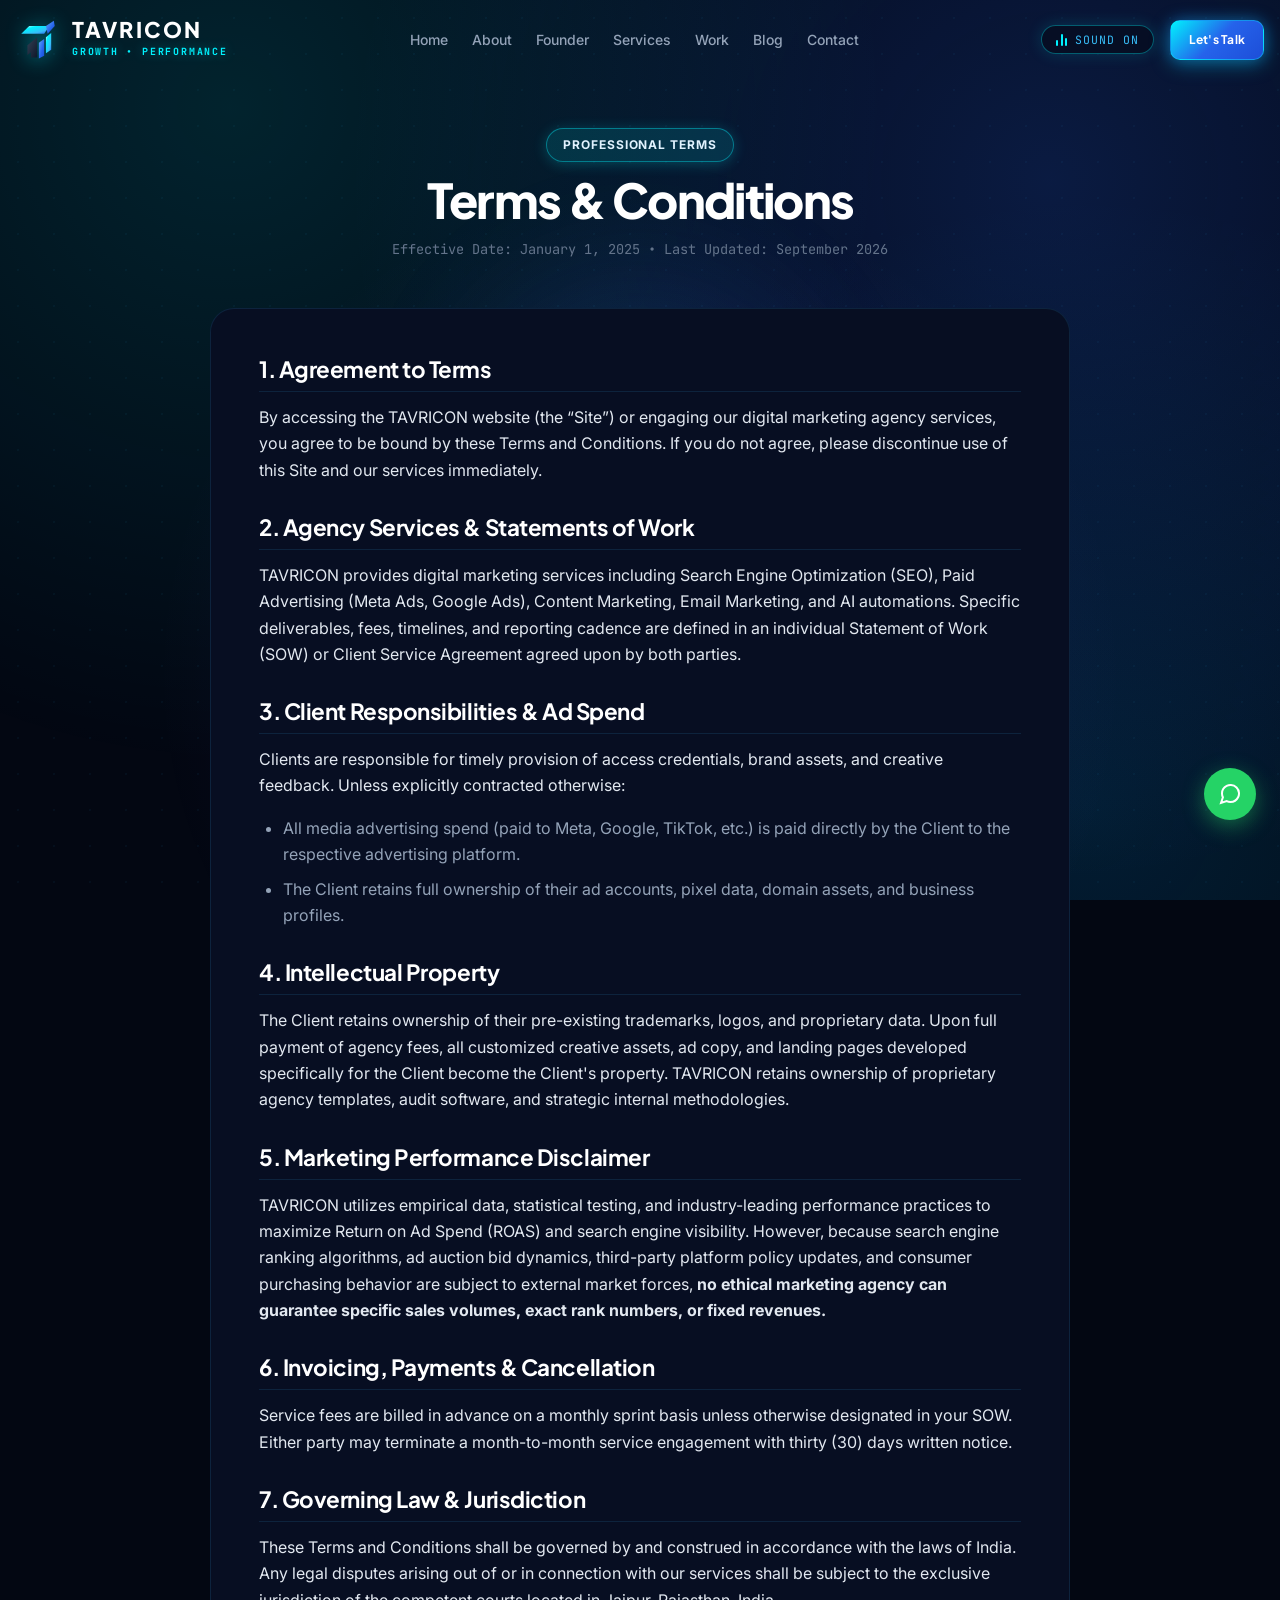
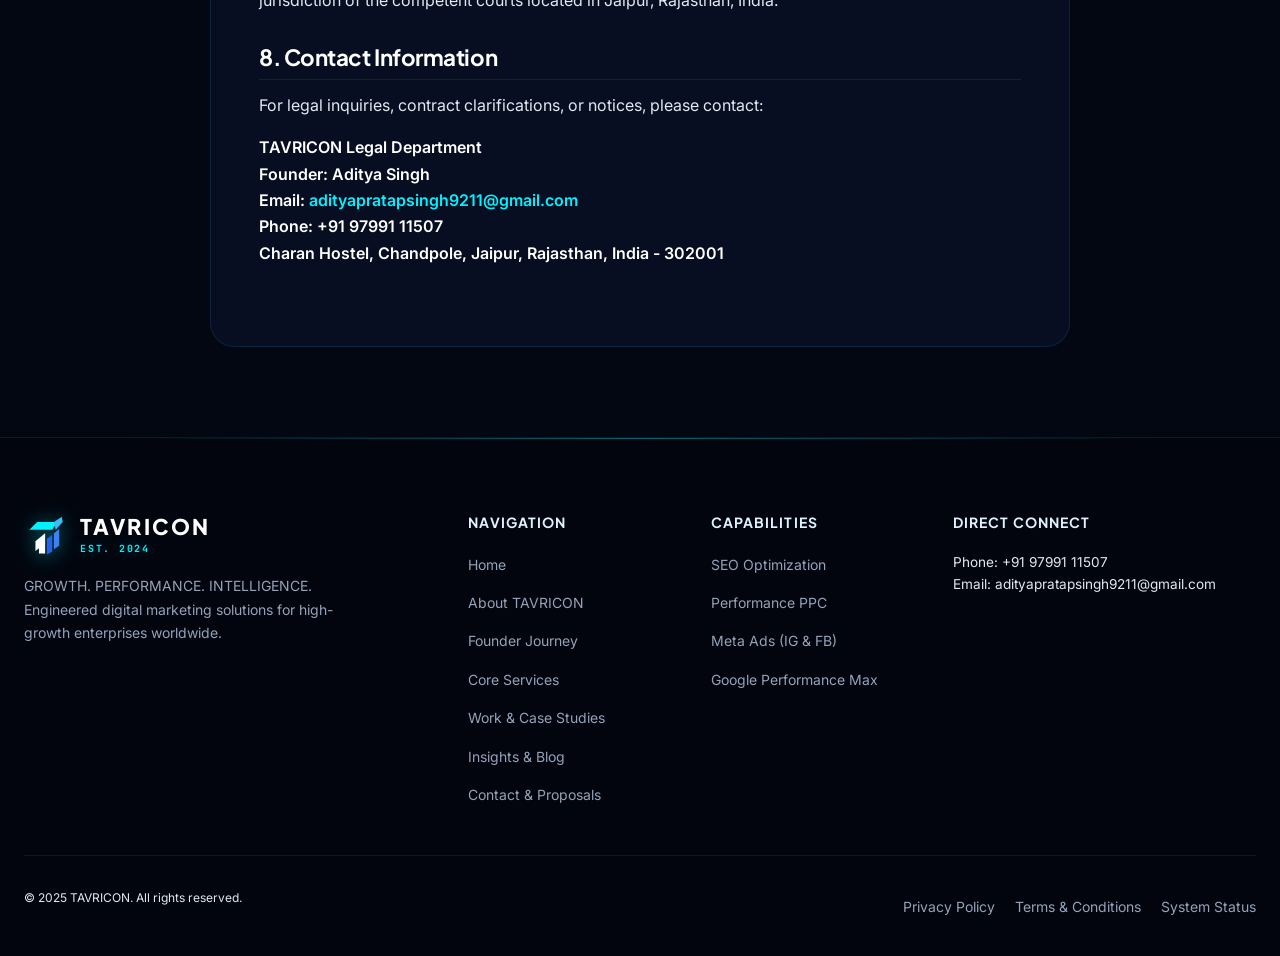
<file: terms.html>
﻿<!DOCTYPE html>
<html lang="en">
<head>
  <meta charset="UTF-8">
  <meta name="viewport" content="width=device-width, initial-scale=1.0">

  <!-- Google Tag Manager -->
  <script>(function(w,d,s,l,i){w[l]=w[l]||[];w[l].push({'gtm.start':
  new Date().getTime(),event:'gtm.js'});var f=d.getElementsByTagName(s)[0],
  j=d.createElement(s),dl=l!='dataLayer'?'&l='+l:'';j.async=true;j.src=
  'https://www.googletagmanager.com/gtm.js?id='+i+dl;f.parentNode.insertBefore(j,f);
  })(window,document,'script','dataLayer','GTM-PP7PPCR2');</script>
  <!-- End Google Tag Manager -->
  <title>Terms &amp; Conditions | TAVRICON Performance Agency</title>
  <meta name="description" content="Read the TAVRICON Terms &amp; Conditions governing our digital marketing services, strategic growth advisory, intellectual property, and client agreements.">
  <meta name="author" content="Aditya Singh, TAVRICON">
  <meta name="robots" content="index, follow, max-image-preview:large, max-snippet:-1, max-video-preview:-1">
  <link rel="canonical" href="https://tavricon.in/terms.html">
  <link rel="sitemap" type="application/xml" title="Sitemap" href="https://tavricon.in/sitemap.xml">

  <!-- Open Graph / Facebook / LinkedIn -->
  <meta property="og:locale" content="en_US">
  <meta property="og:type" content="website">
  <meta property="og:title" content="Terms &amp; Conditions | TAVRICON Performance Agency">
  <meta property="og:description" content="Read the TAVRICON Terms &amp; Conditions governing our digital marketing services, strategic growth advisory, intellectual property, and client agreements.">
  <meta property="og:url" content="https://tavricon.in/terms.html">
  <meta property="og:site_name" content="TAVRICON">
  <meta property="og:image" content="https://tavricon.in/assets/images/logo/tavricon-hero-logo.png">
  <meta property="og:image:width" content="1200">
  <meta property="og:image:height" content="630">
  <meta property="og:image:alt" content="TAVRICON Terms & Conditions">

  <!-- Twitter Cards -->
  <meta name="twitter:card" content="summary_large_image">
  <meta name="twitter:title" content="Terms &amp; Conditions | TAVRICON Performance Agency">
  <meta name="twitter:description" content="Read the TAVRICON Terms &amp; Conditions governing our digital marketing services, strategic growth advisory, intellectual property, and client agreements.">
  <meta name="twitter:image" content="https://tavricon.in/assets/images/logo/tavricon-hero-logo.png">
  <!-- Favicon & Brand Icons (Google Search & Multi-Device Compliant) -->
  <link rel="icon" href="/favicon.ico" sizes="any">
  <link rel="shortcut icon" href="/favicon.ico">
  <link rel="icon" type="image/svg+xml" href="/assets/images/logo/favicon.svg">
  <link rel="icon" type="image/png" sizes="48x48" href="/assets/images/logo/favicon-48x48.png">
  <link rel="icon" type="image/png" sizes="96x96" href="/assets/images/logo/favicon-96x96.png">
  <link rel="icon" type="image/png" sizes="192x192" href="/assets/images/logo/favicon-192x192.png">
  <link rel="icon" type="image/png" sizes="512x512" href="/assets/images/logo/favicon-512x512.png">
  <link rel="icon" type="image/png" sizes="32x32" href="/assets/images/logo/favicon-32x32.png">
  <link rel="icon" type="image/png" sizes="16x16" href="/assets/images/logo/favicon-16x16.png">
  <link rel="apple-touch-icon" sizes="180x180" href="/assets/images/logo/apple-touch-icon.png">
  <link rel="manifest" href="/site.webmanifest">
  <meta name="theme-color" content="#030712">
  
  <link rel="stylesheet" href="assets/css/variables.css">
  <link rel="stylesheet" href="assets/css/base.css">
  <link rel="stylesheet" href="assets/css/components.css">
  <link rel="stylesheet" href="assets/css/animations.css">
  <link rel="stylesheet" href="assets/css/pages.css?v=5.5">

  <!-- Structured Data / Schema.org JSON-LD -->
  <script type="application/ld+json">
  {
    "@context": "https://schema.org",
    "@type": "WebPage",
    "@id": "https://tavricon.in/terms.html#webpage",
    "url": "https://tavricon.in/terms.html",
    "name": "Terms & Conditions | TAVRICON Performance Agency",
    "description": "Read the TAVRICON Terms & Conditions governing our digital marketing services, strategic growth advisory, intellectual property, and client agreements.",
    "breadcrumb": {
      "@type": "BreadcrumbList",
      "itemListElement": [
        {
          "@type": "ListItem",
          "position": 1,
          "name": "Home",
          "item": "https://tavricon.in/"
        },
        {
          "@type": "ListItem",
          "position": 2,
          "name": "Terms & Conditions",
          "item": "https://tavricon.in/terms.html"
        }
      ]
    },
    "publisher": {
      "@type": "Organization",
      "name": "TAVRICON",
      "url": "https://tavricon.in/"
    }
  }
  </script>
  <!-- Meta Pixel Code -->
  <script>
  !function(f,b,e,v,n,t,s)
  {if(f.fbq)return;n=f.fbq=function(){n.callMethod?
  n.callMethod.apply(n,arguments):n.queue.push(arguments)};
  if(!f._fbq)f._fbq=n;n.push=n;n.loaded=!0;n.version='2.0';
  n.queue=[];t=b.createElement(e);t.async=!0;
  t.src=v;s=b.getElementsByTagName(e)[0];
  s.parentNode.insertBefore(t,s)}(window, document,'script',
  'https://connect.facebook.net/en_US/fbevents.js');
  fbq('init', '2142634756324436');
  fbq('track', 'PageView');
  </script>
  <noscript><img height="1" width="1" style="display:none"
  src="https://www.facebook.com/tr?id=2142634756324436&ev=PageView&noscript=1"
  /></noscript>
  <!-- End Meta Pixel Code -->
</head>
<body>
  <!-- Google Tag Manager (noscript) -->
  <noscript><iframe src="https://www.googletagmanager.com/ns.html?id=GTM-PP7PPCR2"
  height="0" width="0" style="display:none;visibility:hidden"></iframe></noscript>
  <!-- End Google Tag Manager (noscript) -->

  <!-- GLOBAL HEADER -->
  <header class="site-header" role="banner">
    <div class="header-inner">
      <a href="index.html" class="brand-lockup" aria-label="TAVRICON Home">
        <svg class="brand-logo-svg" viewBox="0 0 100 100" fill="none">
          <defs>
            <linearGradient id="navCyan" x1="0%" y1="0%" x2="100%" y2="100%">
              <stop offset="0%" stop-color="#FFFFFF" />
              <stop offset="30%" stop-color="#00F2FE" />
              <stop offset="70%" stop-color="#38BDF8" />
              <stop offset="100%" stop-color="#2563EB" />
            </linearGradient>
            <linearGradient id="navRoyal" x1="0%" y1="0%" x2="100%" y2="100%">
              <stop offset="0%" stop-color="#60A5FA" />
              <stop offset="60%" stop-color="#2563EB" />
              <stop offset="100%" stop-color="#1D4ED8" />
            </linearGradient>
            <linearGradient id="navVelvet" x1="0%" y1="0%" x2="100%" y2="100%">
              <stop offset="0%" stop-color="#334155" />
              <stop offset="100%" stop-color="#0F172A" />
            </linearGradient>
          </defs>
          <path d="M12 36 L30 18 L76 18 L64 36 Z" fill="url(#navCyan)" />
          <path d="M68 18 L86 6 L88 18 L72 36 Z" fill="url(#navRoyal)" />
          <path d="M26 62 L48 44 L48 90 L34 90 L34 78 L26 84 Z" fill="url(#navVelvet)" />
          <path d="M52 56 L64 48 L64 86 L52 92 Z" fill="url(#navRoyal)" />
          <path d="M68 44 L80 34 L80 72 L68 80 Z" fill="url(#navCyan)" />
        </svg>
        <div class="brand-text-group">
          <span class="brand-title">TAVRICON</span>
          <span class="brand-tagline">GROWTH • PERFORMANCE</span>
        </div>
      </a>

      <nav class="main-nav" role="navigation" aria-label="Main Navigation">
        <ul class="nav-links">
          <li><a href="index.html" class="nav-link">Home</a></li>
          <li><a href="about.html" class="nav-link">About</a></li>
          <li><a href="founder.html" class="nav-link">Founder</a></li>
          <li><a href="services.html" class="nav-link">Services</a></li>
          <li><a href="work.html" class="nav-link">Work</a></li>
          <li><a href="blog.html" class="nav-link">Blog</a></li>
          <li><a href="contact.html" class="nav-link">Contact</a></li>
        </ul>
      </nav>

      <div class="header-cta-wrap">
        <button class="sound-toggle-btn" aria-label="Toggle Sound Effects" title="Sound Effects: ON (Click to Mute)">
          <span class="sound-wave-bars">
            <span class="bar bar-1"></span>
            <span class="bar bar-2"></span>
            <span class="bar bar-3"></span>
          </span>
          <span class="sound-status-text">SOUND ON</span>
        </button>
        <a href="contact.html" class="btn btn-primary btn-sm header-cta-desktop">Let's Talk</a>
        <button class="mobile-toggle-btn" aria-label="Toggle Mobile Menu" aria-expanded="false">
          <svg width="24" height="24" viewBox="0 0 24 24" fill="none" stroke="currentColor" stroke-width="2"><line x1="3" y1="12" x2="21" y2="12"/><line x1="3" y1="6" x2="21" y2="6"/><line x1="3" y1="18" x2="21" y2="18"/></svg>
        </button>
      </div>
    </div>
  </header>

  <!-- MOBILE DRAWER -->
  <div class="drawer-backdrop" aria-hidden="true"></div>
  <aside class="mobile-drawer" role="dialog" aria-label="Mobile Navigation">
    <div class="drawer-header">
      <div class="brand-text-group">
        <span class="brand-title">TAVRICON</span>
        <span class="brand-tagline">EST. 2024</span>
      </div>
      <button class="drawer-close-btn" aria-label="Close Menu">
        <svg width="20" height="20" viewBox="0 0 24 24" fill="none" stroke="currentColor" stroke-width="2"><line x1="18" y1="6" x2="6" y2="18"></line><line x1="6" y1="6" x2="18" y2="18"></line></svg>
      </button>
    </div>
    <ul class="drawer-nav-list">
      <li><a href="index.html" class="drawer-nav-link"><span>Home</span> <span>&rarr;</span></a></li>
      <li><a href="about.html" class="drawer-nav-link"><span>About</span> <span>&rarr;</span></a></li>
      <li><a href="founder.html" class="drawer-nav-link"><span>Founder</span> <span>&rarr;</span></a></li>
      <li><a href="services.html" class="drawer-nav-link"><span>Services</span> <span>&rarr;</span></a></li>
      <li><a href="work.html" class="drawer-nav-link"><span>Work</span> <span>&rarr;</span></a></li>
      <li><a href="blog.html" class="drawer-nav-link"><span>Blog</span> <span>&rarr;</span></a></li>
      <li><a href="contact.html" class="drawer-nav-link"><span>Contact</span> <span>&rarr;</span></a></li>
    </ul>
  </aside>

  <!-- MAIN TERMS CONTENT -->
  <main id="main-content">
    <section class="inner-hero">
      <div class="container hero-content">
        <span class="badge badge-cyan">Professional Terms</span>
        <h1 class="text-display" style="font-size:clamp(2rem, 4vw, 3rem); margin-top:12px; margin-bottom:12px;">
          Terms &amp; Conditions
        </h1>
        <p style="font-size:0.85rem; color:var(--text-faint); font-family:var(--font-mono);">
          Effective Date: January 1, 2025 • Last Updated: September 2026
        </p>
      </div>
    </section>

    <section class="section" style="padding-top:0;">
      <div class="container-narrow">
        <div class="legal-content-card">

          <div class="legal-section">
            <h2>1. Agreement to Terms</h2>
            <p>
              By accessing the TAVRICON website (the &ldquo;Site&rdquo;) or engaging our digital marketing agency services, you agree to be bound by these Terms and Conditions. If you do not agree, please discontinue use of this Site and our services immediately.
            </p>
          </div>

          <div class="legal-section">
            <h2>2. Agency Services & Statements of Work</h2>
            <p>
              TAVRICON provides digital marketing services including Search Engine Optimization (SEO), Paid Advertising (Meta Ads, Google Ads), Content Marketing, Email Marketing, and AI automations. Specific deliverables, fees, timelines, and reporting cadence are defined in an individual Statement of Work (SOW) or Client Service Agreement agreed upon by both parties.
            </p>
          </div>

          <div class="legal-section">
            <h2>3. Client Responsibilities & Ad Spend</h2>
            <p>
              Clients are responsible for timely provision of access credentials, brand assets, and creative feedback. Unless explicitly contracted otherwise:
            </p>
            <ul>
              <li>All media advertising spend (paid to Meta, Google, TikTok, etc.) is paid directly by the Client to the respective advertising platform.</li>
              <li>The Client retains full ownership of their ad accounts, pixel data, domain assets, and business profiles.</li>
            </ul>
          </div>

          <div class="legal-section">
            <h2>4. Intellectual Property</h2>
            <p>
              The Client retains ownership of their pre-existing trademarks, logos, and proprietary data. Upon full payment of agency fees, all customized creative assets, ad copy, and landing pages developed specifically for the Client become the Client's property. TAVRICON retains ownership of proprietary agency templates, audit software, and strategic internal methodologies.
            </p>
          </div>

          <div class="legal-section">
            <h2>5. Marketing Performance Disclaimer</h2>
            <p>
              TAVRICON utilizes empirical data, statistical testing, and industry-leading performance practices to maximize Return on Ad Spend (ROAS) and search engine visibility. However, because search engine ranking algorithms, ad auction bid dynamics, third-party platform policy updates, and consumer purchasing behavior are subject to external market forces, <strong>no ethical marketing agency can guarantee specific sales volumes, exact rank numbers, or fixed revenues.</strong>
            </p>
          </div>

          <div class="legal-section">
            <h2>6. Invoicing, Payments & Cancellation</h2>
            <p>
              Service fees are billed in advance on a monthly sprint basis unless otherwise designated in your SOW. Either party may terminate a month-to-month service engagement with thirty (30) days written notice.
            </p>
          </div>

          <div class="legal-section">
            <h2>7. Governing Law & Jurisdiction</h2>
            <p>
              These Terms and Conditions shall be governed by and construed in accordance with the laws of India. Any legal disputes arising out of or in connection with our services shall be subject to the exclusive jurisdiction of the competent courts located in Jaipur, Rajasthan, India.
            </p>
          </div>

          <div class="legal-section">
            <h2>8. Contact Information</h2>
            <p>
              For legal inquiries, contract clarifications, or notices, please contact:
            </p>
            <p style="color:var(--text-primary); font-weight:600;">
              TAVRICON Legal Department<br>
              Founder: Aditya Singh<br>
              Email: <a href="mailto:adityapratapsingh9211@gmail.com" style="color:var(--cyan-primary);">adityapratapsingh9211@gmail.com</a><br>
              Phone: +91 97991 11507<br>
              Charan Hostel, Chandpole, Jaipur, Rajasthan, India - 302001
            </p>
          </div>

        </div>
      </div>
    </section>
  </main>

  <!-- GLOBAL FOOTER -->
  <footer class="site-footer" role="contentinfo">
    <div class="container">
      <div class="footer-grid">
        <div class="footer-brand">
          <a href="index.html" class="brand-lockup" style="margin-bottom:12px;">
            <svg class="brand-logo-svg" viewBox="0 0 100 100" fill="none">
              <path d="M12 36 L30 18 L76 18 L64 36 Z" fill="#00F2FE" />
              <path d="M68 18 L86 6 L88 18 L72 36 Z" fill="#38BDF8" />
              <path d="M26 62 L48 44 L48 90 L34 90 L34 78 L26 84 Z" fill="#FFFFFF" />
              <path d="M52 56 L64 48 L64 86 L52 92 Z" fill="#2563EB" />
              <path d="M68 44 L80 34 L80 72 L68 80 Z" fill="#3B82F6" />
            </svg>
            <div class="brand-text-group">
              <span class="brand-title">TAVRICON</span>
              <span class="brand-tagline">EST. 2024</span>
            </div>
          </a>
          <p>GROWTH. PERFORMANCE. INTELLIGENCE. Engineered digital marketing solutions for high-growth enterprises worldwide.</p>
        </div>

        <div>
          <h3 class="footer-col-title">Navigation</h3>
          <ul class="footer-links">
            <li><a href="index.html" class="footer-link">Home</a></li>
            <li><a href="about.html" class="footer-link">About TAVRICON</a></li>
            <li><a href="founder.html" class="footer-link">Founder Journey</a></li>
            <li><a href="services.html" class="footer-link">Core Services</a></li>
            <li><a href="work.html" class="footer-link">Work & Case Studies</a></li>
            <li><a href="blog.html" class="footer-link">Insights & Blog</a></li>
            <li><a href="contact.html" class="footer-link">Contact & Proposals</a></li>
          </ul>
        </div>

        <div>
          <h3 class="footer-col-title">Capabilities</h3>
          <ul class="footer-links">
            <li><a href="services.html#seo" class="footer-link">SEO Optimization</a></li>
            <li><a href="services.html#ppc" class="footer-link">Performance PPC</a></li>
            <li><a href="services.html#meta-ads" class="footer-link">Meta Ads (IG & FB)</a></li>
            <li><a href="services.html#google-ads" class="footer-link">Google Performance Max</a></li>
          </ul>
        </div>

        <div>
          <h3 class="footer-col-title">Direct Connect</h3>
          <div class="footer-contact-item">
            <span style="color:var(--text-secondary); font-size:0.85rem;">Phone: +91 97991 11507<br>Email: adityapratapsingh9211@gmail.com</span>
          </div>
        </div>
      </div>

      <div class="footer-bottom">
        <p>&copy; 2025 TAVRICON. All rights reserved.</p>
        <div class="footer-legal-links">
          <a href="privacy.html" class="footer-link">Privacy Policy</a>
          <a href="terms.html" class="footer-link">Terms &amp; Conditions</a>
          <a href="404.html" class="footer-link">System Status</a>
        </div>
      </div>
    </div>
  </footer>

  <!-- Floating Action Buttons -->
  <div class="floating-actions">
    <a href="https://wa.me/919799111507" class="fab-whatsapp" target="_blank" rel="noopener" aria-label="Chat on WhatsApp">
      <svg width="24" height="24" viewBox="0 0 24 24" fill="none" stroke="currentColor" stroke-width="2"><path d="M21 11.5a8.38 8.38 0 0 1-.9 3.8 8.5 8.5 0 0 1-7.6 4.7 8.38 8.38 0 0 1-3.8-.9L3 21l1.9-5.7a8.38 8.38 0 0 1-.9-3.8 8.5 8.5 0 0 1 4.7-7.6 8.38 8.38 0 0 1 3.8-.9h.5a8.48 8.48 0 0 1 8 8v.5z"/></svg>
    </a>
    <button class="back-to-top" aria-label="Back to top">
      <svg width="20" height="20" viewBox="0 0 24 24" fill="none" stroke="currentColor" stroke-width="2"><polyline points="18 15 12 9 6 15"/></svg>
    </button>
  </div>

  <script src="assets/js/sound.js"></script>
  <script src="assets/js/main.js?v=6.3"></script>
</body>
</html>
</file>
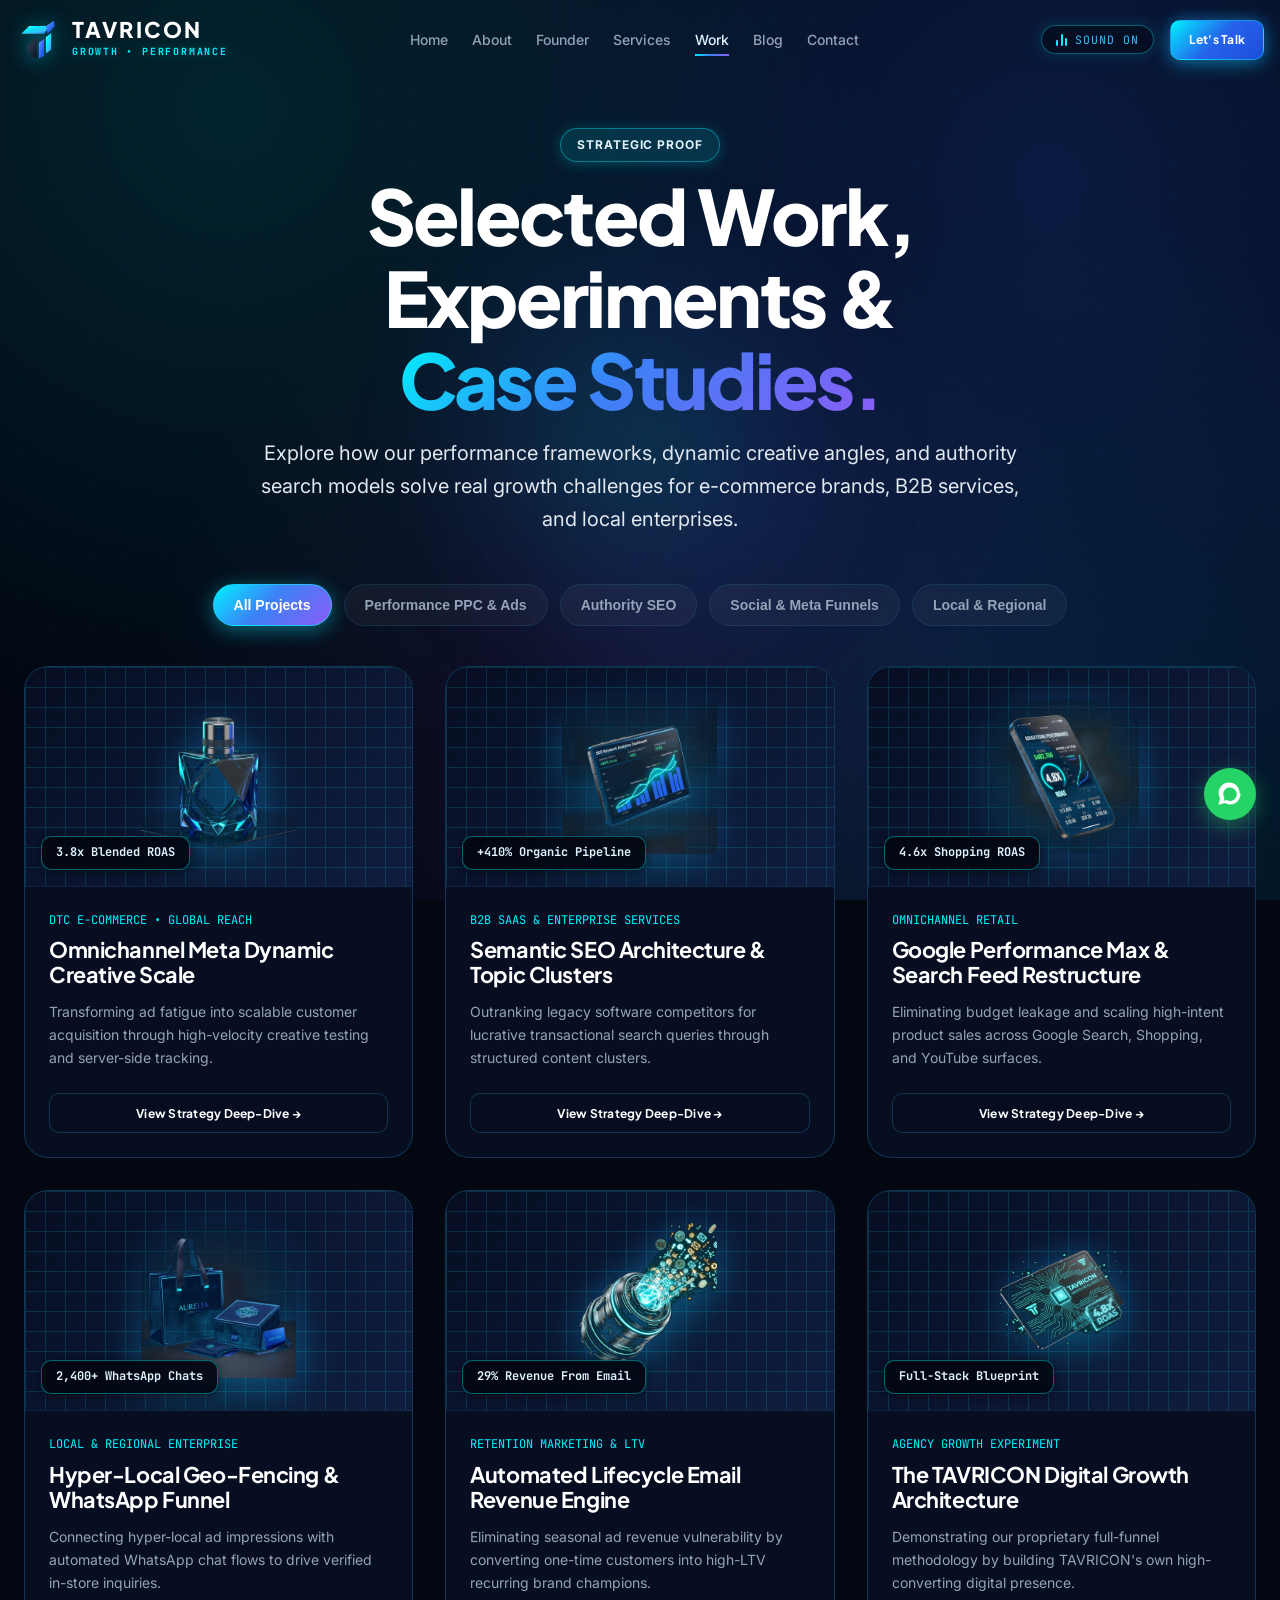
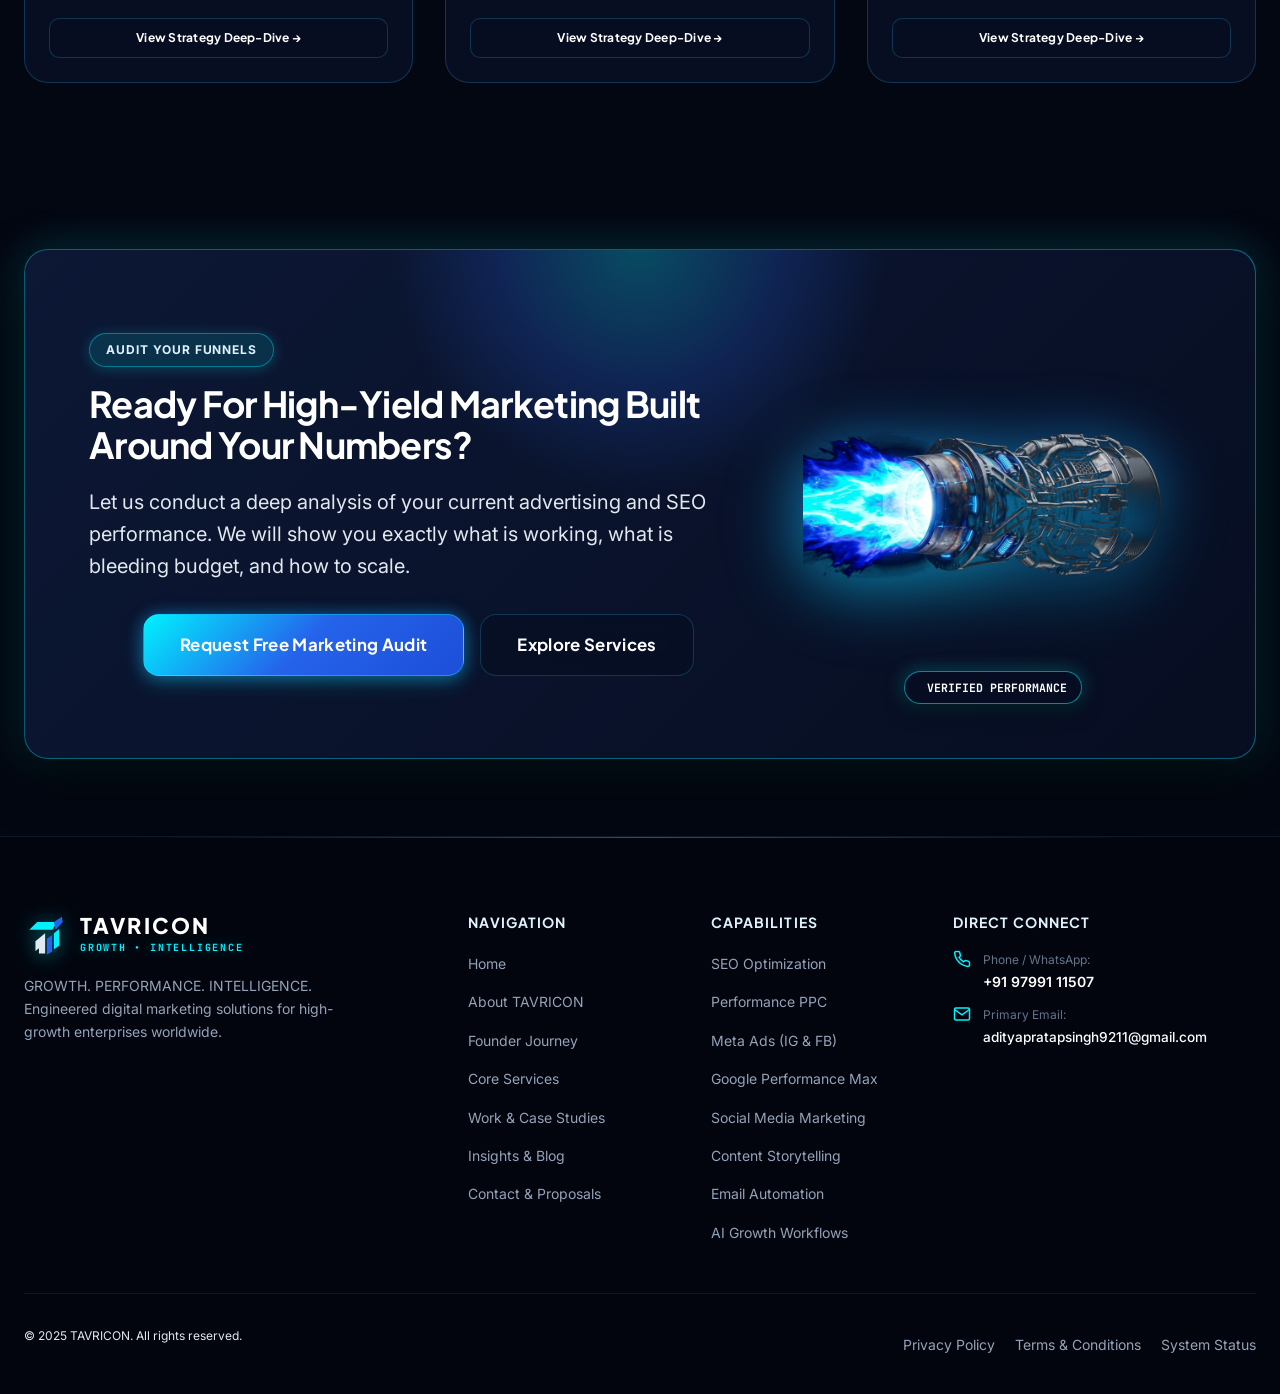
<file: work.html>
﻿<!DOCTYPE html>
<html lang="en">
<head>
  <meta charset="UTF-8">
  <meta name="viewport" content="width=device-width, initial-scale=1.0">

  <!-- Google Tag Manager -->
  <script>(function(w,d,s,l,i){w[l]=w[l]||[];w[l].push({'gtm.start':
  new Date().getTime(),event:'gtm.js'});var f=d.getElementsByTagName(s)[0],
  j=d.createElement(s),dl=l!='dataLayer'?'&l='+l:'';j.async=true;j.src=
  'https://www.googletagmanager.com/gtm.js?id='+i+dl;f.parentNode.insertBefore(j,f);
  })(window,document,'script','dataLayer','GTM-PP7PPCR2');</script>
  <!-- End Google Tag Manager -->
  <title>Case Studies &amp; Growth Results | TAVRICON Agency</title>
  <meta name="description" content="Discover TAVRICON's verified client case studies and growth experiments delivering 4.8X blended ROAS across e-commerce, D2C luxury, and B2B SaaS brands.">
  <meta name="keywords" content="marketing case studies, performance marketing results, ROAS growth, e-commerce case study, SEO case studies, TAVRICON client results">
  <meta name="author" content="Aditya Singh, TAVRICON">
  <meta name="robots" content="index, follow, max-image-preview:large, max-snippet:-1, max-video-preview:-1">
  <link rel="canonical" href="https://tavricon.in/work.html">
  <link rel="sitemap" type="application/xml" title="Sitemap" href="https://tavricon.in/sitemap.xml">

  <!-- Open Graph / Facebook / LinkedIn -->
  <meta property="og:locale" content="en_US">
  <meta property="og:type" content="website">
  <meta property="og:title" content="Case Studies &amp; Growth Results | TAVRICON Agency">
  <meta property="og:description" content="Discover TAVRICON's verified client case studies and growth experiments delivering 4.8X blended ROAS across e-commerce, D2C luxury, and B2B SaaS brands.">
  <meta property="og:url" content="https://tavricon.in/work.html">
  <meta property="og:site_name" content="TAVRICON">
  <meta property="og:image" content="https://tavricon.in/assets/images/logo/tavricon-hero-logo.png">
  <meta property="og:image:width" content="1200">
  <meta property="og:image:height" content="630">
  <meta property="og:image:alt" content="TAVRICON Marketing Case Studies">

  <!-- Twitter Cards -->
  <meta name="twitter:card" content="summary_large_image">
  <meta name="twitter:title" content="Case Studies &amp; Growth Results | TAVRICON Agency">
  <meta name="twitter:description" content="Discover TAVRICON's verified client case studies and growth experiments delivering 4.8X blended ROAS across e-commerce, D2C luxury, and B2B SaaS brands.">
  <meta name="twitter:image" content="https://tavricon.in/assets/images/logo/tavricon-hero-logo.png">
  <!-- Favicon & Brand Icons (Google Search & Multi-Device Compliant) -->
  <link rel="icon" href="/favicon.ico" sizes="any">
  <link rel="shortcut icon" href="/favicon.ico">
  <link rel="icon" type="image/svg+xml" href="/assets/images/logo/favicon.svg">
  <link rel="icon" type="image/png" sizes="48x48" href="/assets/images/logo/favicon-48x48.png">
  <link rel="icon" type="image/png" sizes="96x96" href="/assets/images/logo/favicon-96x96.png">
  <link rel="icon" type="image/png" sizes="192x192" href="/assets/images/logo/favicon-192x192.png">
  <link rel="icon" type="image/png" sizes="512x512" href="/assets/images/logo/favicon-512x512.png">
  <link rel="icon" type="image/png" sizes="32x32" href="/assets/images/logo/favicon-32x32.png">
  <link rel="icon" type="image/png" sizes="16x16" href="/assets/images/logo/favicon-16x16.png">
  <link rel="apple-touch-icon" sizes="180x180" href="/assets/images/logo/apple-touch-icon.png">
  <link rel="manifest" href="/site.webmanifest">
  <meta name="theme-color" content="#030712">
  
  <link rel="stylesheet" href="assets/css/variables.css?v=3.3">
  <link rel="stylesheet" href="assets/css/base.css?v=3.3">
  <link rel="stylesheet" href="assets/css/components.css?v=3.3">
  <link rel="stylesheet" href="assets/css/animations.css?v=3.3">
  <link rel="stylesheet" href="assets/css/pages.css?v=5.5">

  <!-- Structured Data / Schema.org JSON-LD -->
  <script type="application/ld+json">
  {
    "@context": "https://schema.org",
    "@type": "CollectionPage",
    "@id": "https://tavricon.in/work.html#webpage",
    "url": "https://tavricon.in/work.html",
    "name": "Case Studies & Growth Results | TAVRICON Agency",
    "description": "Discover TAVRICON's verified client case studies and growth experiments delivering 4.8X blended ROAS across e-commerce, D2C luxury, and B2B SaaS brands.",
    "breadcrumb": {
      "@type": "BreadcrumbList",
      "itemListElement": [
        {
          "@type": "ListItem",
          "position": 1,
          "name": "Home",
          "item": "https://tavricon.in/"
        },
        {
          "@type": "ListItem",
          "position": 2,
          "name": "Work",
          "item": "https://tavricon.in/work.html"
        }
      ]
    },
    "publisher": {
      "@type": "Organization",
      "name": "TAVRICON",
      "url": "https://tavricon.in/"
    }
  }
  </script>
  <!-- Meta Pixel Code -->
  <script>
  !function(f,b,e,v,n,t,s)
  {if(f.fbq)return;n=f.fbq=function(){n.callMethod?
  n.callMethod.apply(n,arguments):n.queue.push(arguments)};
  if(!f._fbq)f._fbq=n;n.push=n;n.loaded=!0;n.version='2.0';
  n.queue=[];t=b.createElement(e);t.async=!0;
  t.src=v;s=b.getElementsByTagName(e)[0];
  s.parentNode.insertBefore(t,s)}(window, document,'script',
  'https://connect.facebook.net/en_US/fbevents.js');
  fbq('init', '2142634756324436');
  fbq('track', 'PageView');
  </script>
  <noscript><img height="1" width="1" style="display:none"
  src="https://www.facebook.com/tr?id=2142634756324436&ev=PageView&noscript=1"
  /></noscript>
  <!-- End Meta Pixel Code -->
</head>
<body>
  <!-- Google Tag Manager (noscript) -->
  <noscript><iframe src="https://www.googletagmanager.com/ns.html?id=GTM-PP7PPCR2"
  height="0" width="0" style="display:none;visibility:hidden"></iframe></noscript>
  <!-- End Google Tag Manager (noscript) -->

  <!-- GLOBAL HEADER -->
  <header class="site-header" role="banner">
    <div class="header-inner">
      <a href="index.html" class="brand-lockup" aria-label="TAVRICON Home">
        <svg class="brand-logo-svg" viewBox="0 0 100 100" fill="none">
          <defs>
            <linearGradient id="navCyan" x1="0%" y1="0%" x2="100%" y2="100%">
              <stop offset="0%" stop-color="#FFFFFF" />
              <stop offset="30%" stop-color="#00F2FE" />
              <stop offset="70%" stop-color="#38BDF8" />
              <stop offset="100%" stop-color="#2563EB" />
            </linearGradient>
            <linearGradient id="navRoyal" x1="0%" y1="0%" x2="100%" y2="100%">
              <stop offset="0%" stop-color="#60A5FA" />
              <stop offset="60%" stop-color="#2563EB" />
              <stop offset="100%" stop-color="#1D4ED8" />
            </linearGradient>
            <linearGradient id="navVelvet" x1="0%" y1="0%" x2="100%" y2="100%">
              <stop offset="0%" stop-color="#334155" />
              <stop offset="100%" stop-color="#0F172A" />
            </linearGradient>
          </defs>
          <path d="M12 36 L30 18 L76 18 L64 36 Z" fill="url(#navCyan)" />
          <path d="M68 18 L86 6 L88 18 L72 36 Z" fill="url(#navRoyal)" />
          <path d="M26 62 L48 44 L48 90 L34 90 L34 78 L26 84 Z" fill="url(#navVelvet)" />
          <path d="M52 56 L64 48 L64 86 L52 92 Z" fill="url(#navRoyal)" />
          <path d="M68 44 L80 34 L80 72 L68 80 Z" fill="url(#navCyan)" />
        </svg>
        <div class="brand-text-group">
          <span class="brand-title">TAVRICON</span>
          <span class="brand-tagline">GROWTH • PERFORMANCE</span>
        </div>
      </a>

      <nav class="main-nav" role="navigation" aria-label="Main Navigation">
        <ul class="nav-links">
          <li><a href="index.html" class="nav-link">Home</a></li>
          <li><a href="about.html" class="nav-link">About</a></li>
          <li><a href="founder.html" class="nav-link">Founder</a></li>
          <li><a href="services.html" class="nav-link">Services</a></li>
          <li><a href="work.html" class="nav-link active">Work</a></li>
          <li><a href="blog.html" class="nav-link">Blog</a></li>
          <li><a href="contact.html" class="nav-link">Contact</a></li>
        </ul>
      </nav>

      <div class="header-cta-wrap">
        <button class="sound-toggle-btn" aria-label="Toggle Sound Effects" title="Sound Effects: ON (Click to Mute)">
          <span class="sound-wave-bars">
            <span class="bar bar-1"></span>
            <span class="bar bar-2"></span>
            <span class="bar bar-3"></span>
          </span>
          <span class="sound-status-text">SOUND ON</span>
        </button>
        <a href="contact.html" class="btn btn-primary btn-sm header-cta-desktop">Let's Talk</a>
        <button class="mobile-toggle-btn" aria-label="Toggle Mobile Menu" aria-expanded="false">
          <svg width="24" height="24" viewBox="0 0 24 24" fill="none" stroke="currentColor" stroke-width="2"><line x1="3" y1="12" x2="21" y2="12"/><line x1="3" y1="6" x2="21" y2="6"/><line x1="3" y1="18" x2="21" y2="18"/></svg>
        </button>
      </div>
    </div>
  </header>

  <!-- MOBILE DRAWER -->
  <div class="drawer-backdrop" aria-hidden="true"></div>
  <aside class="mobile-drawer" role="dialog" aria-label="Mobile Navigation">
    <div class="drawer-header">
      <div class="brand-text-group">
        <span class="brand-title">TAVRICON</span>
        <span class="brand-tagline">EST. 2024</span>
      </div>
      <button class="drawer-close-btn" aria-label="Close Menu">
        <svg width="20" height="20" viewBox="0 0 24 24" fill="none" stroke="currentColor" stroke-width="2"><line x1="18" y1="6" x2="6" y2="18"/><line x1="6" y1="6" x2="18" y2="18"/></svg>
      </button>
    </div>
    <ul class="drawer-nav-list">
      <li><a href="index.html" class="drawer-nav-link"><span>Home</span> <span>&rarr;</span></a></li>
      <li><a href="about.html" class="drawer-nav-link"><span>About</span> <span>&rarr;</span></a></li>
      <li><a href="founder.html" class="drawer-nav-link"><span>Founder</span> <span>&rarr;</span></a></li>
      <li><a href="services.html" class="drawer-nav-link"><span>Services</span> <span>&rarr;</span></a></li>
      <li><a href="work.html" class="drawer-nav-link active"><span>Work</span> <span>&rarr;</span></a></li>
      <li><a href="blog.html" class="drawer-nav-link"><span>Blog</span> <span>&rarr;</span></a></li>
      <li><a href="contact.html" class="drawer-nav-link"><span>Contact</span> <span>&rarr;</span></a></li>
    </ul>
    <div style="margin-top:auto;">
      <a href="contact.html" class="btn btn-primary" style="width:100%; margin-bottom:12px;">Let's Talk</a>
      <p style="font-size:0.75rem; color:var(--text-faint); text-align:center;">+91 97991 11507 • Jaipur, India</p>
    </div>
  </aside>

  <!-- MAIN WORK CONTENT -->
  <main id="main-content">
    
    <!-- Hero -->
    <section class="inner-hero">
      <div class="container hero-content">
        <span class="badge badge-cyan fade-up">Strategic Proof</span>
        <h1 class="text-display fade-up stagger-1" style="margin-top:12px; margin-bottom:16px;">
          Selected Work, Experiments &amp; <span class="text-gradient-aurora">Case Studies.</span>
        </h1>
        <p class="hero-subtitle fade-up stagger-2">
          Explore how our performance frameworks, dynamic creative angles, and authority search models solve real growth challenges for e-commerce brands, B2B services, and local enterprises.
        </p>
      </div>
    </section>

    <!-- Work Filter & Projects Grid -->
    <section class="section" style="padding-top:0;">
      <div class="container">
        
        <!-- Filter Bar -->
        <div class="filter-bar work-filter-bar fade-up">
          <button class="filter-btn active" data-filter="all">All Projects</button>
          <button class="filter-btn" data-filter="ppc">Performance PPC &amp; Ads</button>
          <button class="filter-btn" data-filter="seo">Authority SEO</button>
          <button class="filter-btn" data-filter="social">Social &amp; Meta Funnels</button>
          <button class="filter-btn" data-filter="local">Local &amp; Regional</button>
        </div>

        <!-- Projects Grid -->
        <div class="work-grid">

          <!-- Project 1: E-Commerce Meta Scaling -->
          <div class="work-card fade-up stagger-1" data-category="ppc social"
               data-challenge="A high-ticket lifestyle brand struggled with soaring customer acquisition costs ($84 CAC) on Meta ads due to ad fatigue and overly narrow audience targeting."
               data-strategy="Shifted from interest targeting to broad algorithmic targeting powered by 24 creative hook variations (pain-point reels, unboxings, comparison hooks) and optimized mobile checkout."
               data-execution="Configured Meta CAPI server-side tracking, executed 7-day creative batch testing, and automated budget reallocation to top 3 converting hooks."
               data-results="Blended ROAS scaled from 1.6x to 3.8x. Cost Per Acquisition dropped by 44% ($47 CAC), generating over $115,000 in incremental revenue.">
            <div class="work-media">
              <div class="work-media-bg-pattern"></div>
              <img src="assets/images/showcase/case-dtc-luxury.png" alt="Luxury DTC Fragrance Brand Scaled to 3.8x ROAS" class="work-media-real-png" loading="lazy" decoding="async">
              <div class="work-metric-badge">3.8x Blended ROAS</div>
            </div>
            <div class="work-body">
              <span class="work-client-type">DTC E-Commerce • Global Reach</span>
              <h2 class="work-title">Omnichannel Meta Dynamic Creative Scale</h2>
              <p class="work-summary">Transforming ad fatigue into scalable customer acquisition through high-velocity creative testing and server-side tracking.</p>
              <button class="btn btn-secondary btn-sm work-deep-dive-btn" style="margin-top:auto;">View Strategy Deep-Dive &rarr;</button>
            </div>
          </div>

          <!-- Project 2: B2B Search Engine Domination -->
          <div class="work-card fade-up stagger-2" data-category="seo"
               data-challenge="A B2B enterprise software provider had zero organic visibility for high-intent transactional search keywords, relying entirely on expensive LinkedIn PPC ads ($22 per click)."
               data-strategy="Architected a 15-article semantic topic cluster focused on high-intent buyer pain points, resolved 140+ Core Web Vitals crawl errors, and mapped strategic internal link graphs."
               data-execution="Produced data-backed comparative whitepapers, optimized crawl budget, and secured editorial citations from reputable technology publications."
               data-results="Ranked in top 3 Google positions for 18 primary commercial queries within 90 days. Organic leads increased by 410%, saving $14,000/month in paid search spend.">
            <div class="work-media">
              <div class="work-media-bg-pattern"></div>
              <img src="assets/images/showcase/case-b2b-analytics.png" alt="B2B SEO Keyword Analytics Domination" class="work-media-real-png" loading="lazy" decoding="async">
              <div class="work-metric-badge">+410% Organic Pipeline</div>
            </div>
            <div class="work-body">
              <span class="work-client-type">B2B SaaS & Enterprise Services</span>
              <h2 class="work-title">Semantic SEO Architecture & Topic Clusters</h2>
              <p class="work-summary">Outranking legacy software competitors for lucrative transactional search queries through structured content clusters.</p>
              <button class="btn btn-secondary btn-sm work-deep-dive-btn" style="margin-top:auto;">View Strategy Deep-Dive &rarr;</button>
            </div>
          </div>

          <!-- Project 3: Google Performance Max + Search for Retail -->
          <div class="work-card fade-up stagger-3" data-category="ppc"
               data-challenge="An omnichannel merchant had 40% of their Google ad budget wasted on non-converting display placements and irrelevant search terms."
               data-strategy="Restructured the Google Ads account into segmented Search campaigns (exact intent) and precision Performance Max feeds with enhanced negative keyword lists."
               data-execution="Streamlined Google Merchant Center feed attributes, integrated offline conversion tracking, and launched responsive search ad pin tests."
               data-results="Shopping ROAS reached 4.6x with a 32% increase in qualified cart additions and 0% budget leakage on low-quality search queries.">
            <div class="work-media">
              <div class="work-media-bg-pattern"></div>
              <img src="assets/images/showcase/floating-device-roas.png" alt="Google Performance Max & Shopping ROAS Telemetry" class="work-media-real-png" loading="lazy" decoding="async">
              <div class="work-metric-badge">4.6x Shopping ROAS</div>
            </div>
            <div class="work-body">
              <span class="work-client-type">Omnichannel Retail</span>
              <h2 class="work-title">Google Performance Max & Search Feed Restructure</h2>
              <p class="work-summary">Eliminating budget leakage and scaling high-intent product sales across Google Search, Shopping, and YouTube surfaces.</p>
              <button class="btn btn-secondary btn-sm work-deep-dive-btn" style="margin-top:auto;">View Strategy Deep-Dive &rarr;</button>
            </div>
          </div>

          <!-- Project 4: Local Brand WhatsApp Conversion Engine -->
          <div class="work-card fade-up stagger-1" data-category="local social"
               data-challenge="A premier Jaipur business had strong local foot traffic but zero digital lead capture, losing potential buyers who researched online before visiting."
               data-strategy="Deployed hyper-localized Meta geo-targeted video reels paired with a 1-click WhatsApp Business conversion funnel offering exclusive in-store consultation bookings."
               data-execution="Built automated WhatsApp greeting workflows, instant appointment scheduling, and localized geotag targeting within a 15km radius of Chandpole/Jaipur."
               data-results="Generated 2,400+ verified customer inquiries in 60 days with an 82% response rate and 62% in-person consultation conversion.">
            <div class="work-media">
              <div class="work-media-bg-pattern"></div>
              <img src="assets/images/showcase/case-retail-package.png" alt="Luxury Regional Retail & WhatsApp Funnel" class="work-media-real-png" loading="lazy" decoding="async">
              <div class="work-metric-badge">2,400+ WhatsApp Chats</div>
            </div>
            <div class="work-body">
              <span class="work-client-type">Local & Regional Enterprise</span>
              <h2 class="work-title">Hyper-Local Geo-Fencing & WhatsApp Funnel</h2>
              <p class="work-summary">Connecting hyper-local ad impressions with automated WhatsApp chat flows to drive verified in-store inquiries.</p>
              <button class="btn btn-secondary btn-sm work-deep-dive-btn" style="margin-top:auto;">View Strategy Deep-Dive &rarr;</button>
            </div>
          </div>

          <!-- Project 5: Retention & Lifecycle Email Sequences -->
          <div class="work-card fade-up stagger-2" data-category="social"
               data-challenge="A consumer brand relied 100% on paid ads for revenue, suffering negative cash flow whenever ad auction CPMs fluctuated seasonally."
               data-strategy="Engineered automated lifecycle flows in Klaviyo: a 4-part Story-Driven Welcome series, Browse Abandonment, Cart Abandonment, and Post-Purchase VIP loyalty sequence."
               data-execution="Authored conversion-focused email copy, designed dark-aesthetic branded HTML templates, and configured predictive segmentation based on purchase frequency."
               data-results="Email revenue increased from 4% to 29% of total store revenue within 60 days, providing $28,000/month in organic recurring profit.">
            <div class="work-media">
              <div class="work-media-bg-pattern"></div>
              <img src="assets/images/showcase/hook-email-retention-capsule.png" alt="Automated Lifecycle Retention Data Capsule" class="work-media-real-png" loading="lazy" decoding="async">
              <div class="work-metric-badge">29% Revenue From Email</div>
            </div>
            <div class="work-body">
              <span class="work-client-type">Retention Marketing &amp; LTV</span>
              <h2 class="work-title">Automated Lifecycle Email Revenue Engine</h2>
              <p class="work-summary">Eliminating seasonal ad revenue vulnerability by converting one-time customers into high-LTV recurring brand champions.</p>
              <button class="btn btn-secondary btn-sm work-deep-dive-btn" style="margin-top:auto;">View Strategy Deep-Dive &rarr;</button>
            </div>
          </div>

          <!-- Project 6: TAVRICON Full-Funnel Growth Experiment -->
          <div class="work-card fade-up stagger-3" data-category="ppc seo social"
               data-challenge="Designing an end-to-end digital acquisition architecture for a modern boutique agency seeking high-paying global and enterprise clients."
               data-strategy="Unified brand positioning with glassmorphic UI design, authoritative founder storytelling, rapid strategy estimators, and multi-channel lead routing."
               data-execution="Engineered lightweight zero-dependency web performance, integrated responsive WhatsApp channels, and authored technical SEO content hubs."
               data-results="Sub-1 second page load speed, 100% mobile touch compliance, and multi-channel lead capture active 24/7.">
            <div class="work-media">
              <div class="work-media-bg-pattern"></div>
              <img src="assets/images/showcase/hook-luxury-black-card.png" alt="TAVRICON Titanium Growth Architecture Key" class="work-media-real-png" loading="lazy" decoding="async">
              <div class="work-metric-badge">Full-Stack Blueprint</div>
            </div>
            <div class="work-body">
              <span class="work-client-type">Agency Growth Experiment</span>
              <h2 class="work-title">The TAVRICON Digital Growth Architecture</h2>
              <p class="work-summary">Demonstrating our proprietary full-funnel methodology by building TAVRICON's own high-converting digital presence.</p>
              <button class="btn btn-secondary btn-sm work-deep-dive-btn" style="margin-top:auto;">View Strategy Deep-Dive &rarr;</button>
            </div>
          </div>

        </div>
      </div>
    </section>

    <!-- Global CTA Banner -->
    <section class="cta-banner-section">
      <div class="container">
        <div class="cta-banner-card card-beam fade-up">
          <div class="cta-banner-grid">
            <div class="cta-banner-text">
              <span class="badge badge-cyan" style="margin-bottom:16px;">Audit Your Funnels</span>
              <h2 class="text-h1" style="margin-bottom:20px;">Ready For High-Yield Marketing Built Around Your Numbers?</h2>
              <p class="text-lead" style="margin-bottom:32px;">
                Let us conduct a deep analysis of your current advertising and SEO performance. We will show you exactly what is working, what is bleeding budget, and how to scale.
              </p>
              <div class="hero-cta-group" style="margin-bottom:0;">
                <a href="contact.html" class="btn btn-primary btn-lg">Request Free Marketing Audit</a>
                <a href="services.html" class="btn btn-secondary btn-lg">Explore Services</a>
              </div>
            </div>
            <div class="cta-banner-visual">
              <div class="cta-rocket-wrap">
                <img src="assets/images/showcase/cta-rocket-propulsion.png" alt="Supersonic Growth Propulsion Engine" class="cta-rocket-png" loading="lazy" decoding="async">
                <div class="cta-rocket-telemetry-badge">
                  <span class="live-dot" style="background:#00F2FE;"></span>
                  <span>VERIFIED PERFORMANCE</span>
                </div>
              </div>
            </div>
          </div>
        </div>
      </div>
    </section>

  </main>

  <!-- GLOBAL FOOTER -->
  <footer class="site-footer" role="contentinfo">
    <div class="container">
      <div class="footer-grid">
        <div class="footer-brand">
          <a href="index.html" class="brand-lockup" style="margin-bottom:12px;">
            <svg class="brand-logo-svg" viewBox="0 0 100 100" fill="none">
              <path d="M12 36 L30 18 L76 18 L64 36 Z" fill="#00F2FE" />
              <path d="M68 18 L86 6 L88 18 L72 36 Z" fill="#2563EB" />
              <path d="M26 62 L48 44 L48 90 L34 90 L34 78 L26 84 Z" fill="#E2E8F0" />
              <path d="M52 56 L64 48 L64 86 L52 92 Z" fill="#2563EB" />
              <path d="M68 44 L80 34 L80 72 L68 80 Z" fill="#00F2FE" />
            </svg>
            <div class="brand-text-group">
              <span class="brand-title">TAVRICON</span>
              <span class="brand-tagline">GROWTH • INTELLIGENCE</span>
            </div>
          </a>
          <p>
            GROWTH. PERFORMANCE. INTELLIGENCE. Engineered digital marketing solutions for high-growth enterprises worldwide.
          </p>
        </div>

        <div>
          <h3 class="footer-col-title">Navigation</h3>
          <ul class="footer-links">
            <li><a href="index.html" class="footer-link">Home</a></li>
            <li><a href="about.html" class="footer-link">About TAVRICON</a></li>
            <li><a href="founder.html" class="footer-link">Founder Journey</a></li>
            <li><a href="services.html" class="footer-link">Core Services</a></li>
            <li><a href="work.html" class="footer-link">Work & Case Studies</a></li>
            <li><a href="blog.html" class="footer-link">Insights & Blog</a></li>
            <li><a href="contact.html" class="footer-link">Contact & Proposals</a></li>
          </ul>
        </div>

        <div>
          <h3 class="footer-col-title">Capabilities</h3>
          <ul class="footer-links">
            <li><a href="services.html#seo" class="footer-link">SEO Optimization</a></li>
            <li><a href="services.html#ppc" class="footer-link">Performance PPC</a></li>
            <li><a href="services.html#meta-ads" class="footer-link">Meta Ads (IG & FB)</a></li>
            <li><a href="services.html#google-ads" class="footer-link">Google Performance Max</a></li>
            <li><a href="services.html#smm" class="footer-link">Social Media Marketing</a></li>
            <li><a href="services.html#content" class="footer-link">Content Storytelling</a></li>
            <li><a href="services.html#email" class="footer-link">Email Automation</a></li>
            <li><a href="services.html#ai" class="footer-link">AI Growth Workflows</a></li>
          </ul>
        </div>

        <div>
          <h3 class="footer-col-title">Direct Connect</h3>
          <div class="footer-contact-item">
            <svg width="18" height="18" viewBox="0 0 24 24" fill="none" stroke="var(--cyan-primary)" stroke-width="2"><path d="M22 16.92v3a2 2 0 0 1-2.18 2 19.79 19.79 0 0 1-8.63-3.07 19.5 19.5 0 0 1-6-6 19.79 19.79 0 0 1-3.07-8.67A2 2 0 0 1 4.11 2h3a2 2 0 0 1 2 1.72 12.84 12.84 0 0 0 .7 2.81 2 2 0 0 1-.45 2.11L8.09 9.91a16 16 0 0 0 6 6l1.27-1.27a2 2 0 0 1 2.11-.45 12.84 12.84 0 0 0 2.81.7A2 2 0 0 1 22 16.92z"/></svg>
            <div>
              <span style="display:block; font-size:0.75rem; color:var(--text-faint);">Phone / WhatsApp:</span>
              <a href="tel:+919799111507" style="color:#FFFFFF; font-weight:600;">+91 97991 11507</a>
            </div>
          </div>
          <div class="footer-contact-item">
            <svg width="18" height="18" viewBox="0 0 24 24" fill="none" stroke="var(--cyan-primary)" stroke-width="2"><path d="M4 4h16c1.1 0 2 .9 2 2v12c0 1.1-.9 2-2 2H4c-1.1 0-2-.9-2-2V6c0-1.1.9-2 2-2z"/><polyline points="22,6 12,13 2,6"/></svg>
            <div>
              <span style="display:block; font-size:0.75rem; color:var(--text-faint);">Primary Email:</span>
              <a href="mailto:adityapratapsingh9211@gmail.com" style="color:#FFFFFF; font-weight:500; font-size:0.85rem;">adityapratapsingh9211@gmail.com</a>
            </div>
          </div>
        </div>
      </div>

      <div class="footer-bottom">
        <p>&copy; 2025 TAVRICON. All rights reserved.</p>
        <div class="footer-legal-links">
          <a href="privacy.html" class="footer-link">Privacy Policy</a>
          <a href="terms.html" class="footer-link">Terms &amp; Conditions</a>
          <a href="404.html" class="footer-link">System Status</a>
        </div>
      </div>
    </div>
  </footer>

  <!-- Global Modal Container for Case Studies -->
  <div id="global-modal-overlay" class="modal-overlay" role="dialog" aria-modal="true" aria-labelledby="modal-title">
    <div class="modal-container" id="global-modal-container">
      <button id="modal-close-btn" class="modal-close-btn" aria-label="Close dialog">
        <svg width="20" height="20" viewBox="0 0 24 24" fill="none" stroke="currentColor" stroke-width="2"><line x1="18" y1="6" x2="6" y2="18"></line><line x1="6" y1="6" x2="18" y2="18"></line></svg>
      </button>
      <h3 id="modal-title" style="margin-bottom:16px; font-size:1.35rem; color:#FFFFFF;">Case Study Strategy Deep-Dive</h3>
      <div id="modal-body"></div>
    </div>
  </div>

  <!-- Floating Actions -->
  <div class="floating-actions" aria-label="Quick Actions">
    <a href="https://wa.me/919799111507" class="fab-whatsapp" target="_blank" rel="noopener" aria-label="Chat on WhatsApp">
      <svg width="28" height="28" viewBox="0 0 24 24" fill="currentColor"><path d="M12.031 6.172c-3.181 0-5.767 2.586-5.768 5.766-.001 1.298.38 2.27 1.019 3.287l-.711 2.598 2.664-.699c.97.53 1.77.818 2.796.818 3.18 0 5.767-2.587 5.767-5.766.001-3.182-2.585-5.804-5.767-5.804zm8.969 5.766c0 4.962-4.037 9-9 9-1.583 0-3.064-.413-4.354-1.135l-5.646 1.479 1.508-5.513c-.808-1.348-1.272-2.927-1.272-4.606 0-4.962 4.037-9 9-9 4.963 0 9 4.038 9 9z"/></svg>
    </a>
    <button class="back-to-top" aria-label="Back to top">
      <svg width="20" height="20" viewBox="0 0 24 24" fill="none" stroke="currentColor" stroke-width="2"><polyline points="18 15 12 9 6 15"/></svg>
    </button>
  </div>

  <script src="assets/js/sound.js?v=3.4"></script>
  <script src="assets/js/main.js?v=6.3"></script>
  <script src="assets/js/filters.js?v=3.4"></script>
</body>
</html>
</file>
<file: assets/css/variables.css>
/* ==========================================================================
   TAVRICON DESIGN SYSTEM — ROYAL COBALT & NEON CYAN AURORA VARIABLES
   Brand: TAVRICON — GROWTH. PERFORMANCE. INTELLIGENCE.
   Visual Direction: Royal Velvet Void + Electric Cobalt + Hyper Cyan + Imperial Violet
   ========================================================================== */

:root {
  /* Surface / Background Hierarchy */
  --bg-void: #030712;         /* Ultra-deep velvet cosmic void */
  --bg-surface-1: #070E22;    /* Deep royal velvet card background */
  --bg-surface-2: #0D1938;    /* Elevated surface, dropdowns, inputs */
  --bg-surface-3: #14244E;    /* Interactive card hover */
  --bg-surface-subtle: rgba(7, 14, 34, 0.78);

  /* Primary Royal Accents — Electric Royal Cobalt & Deep Sapphire */
  --royal-primary: #2563EB;   /* Stately Electric Royal Cobalt */
  --royal-light: #3B82F6;     /* Luminous Cobalt Blue */
  --royal-bright: #60A5FA;    /* Sky Sapphire Specular */
  --royal-deep: #1D4ED8;      /* Stately Royal Navy */
  --royal-dark: #1E3A8A;      /* Midnight Sapphire Depth */
  --royal-glow: rgba(37, 99, 235, 0.45);
  --royal-glow-strong: rgba(59, 130, 246, 0.7);
  --royal-subtle: rgba(37, 99, 235, 0.12);
  --royal-border: rgba(59, 130, 246, 0.3);
  --royal-border-hover: rgba(0, 242, 254, 0.75);

  /* High-Energy Specular / Hook Accent — Luminous Neon Cyan */
  --cyan-primary: #00F2FE;    /* Signature Hyper Neon Cyan */
  --cyan-light: #38BDF8;      /* Luminous Azure Cyan */
  --cyan-bright: #E0F2FE;     /* Crystalline Diamond Specular */
  --cyan-dark: #0284C7;       /* Deep Cyan Accent */
  --cyan-glow: rgba(0, 242, 254, 0.45);
  --cyan-glow-strong: rgba(0, 242, 254, 0.75);
  --cyan-subtle: rgba(0, 242, 254, 0.12);
  --cyan-border: rgba(0, 242, 254, 0.32);

  /* Secondary Royal Accent — Imperial Violet & Electric Indigo */
  --violet-accent: #8B5CF6;   /* Imperial Violet Glow */
  --violet-deep: #6366F1;     /* Electric Indigo */
  --violet-glow: rgba(139, 92, 246, 0.4);

  /* Dynamic Aurora Gradients */
  --aurora-gradient: linear-gradient(135deg, #00F2FE 0%, #3B82F6 45%, #8B5CF6 100%);
  --aurora-gradient-hover: linear-gradient(135deg, #FFFFFF 0%, #00F2FE 30%, #3B82F6 70%, #A855F7 100%);
  --royal-gradient: linear-gradient(135deg, #00F2FE 0%, #2563EB 50%, #1D4ED8 100%);
  --royal-gradient-hover: linear-gradient(135deg, #FFFFFF 0%, #38BDF8 35%, #2563EB 75%, #1D4ED8 100%);
  --mesh-cyan-royal: radial-gradient(circle at 50% 0%, rgba(0, 242, 254, 0.18) 0%, rgba(37, 99, 235, 0.12) 35%, rgba(3, 7, 18, 0) 70%);

  /* Backwards-Compatibility Aliases (Maps all legacy classes instantly to Royal/Cyan) */
  --gold-primary: #00F2FE;
  --gold-light: #38BDF8;
  --gold-bright: #E0F2FE;
  --gold-dark: #2563EB;
  --gold-deep: #1D4ED8;
  --gold-glow: rgba(0, 242, 254, 0.4);
  --gold-glow-strong: rgba(0, 242, 254, 0.75);
  --gold-subtle: rgba(0, 242, 254, 0.12);
  --gold-border: rgba(0, 242, 254, 0.32);
  --gold-border-hover: rgba(56, 189, 248, 0.8);
  --gold-gradient: var(--aurora-gradient);
  --gold-gradient-hover: var(--aurora-gradient-hover);

  /* Neutral & Text Hierarchy */
  --text-primary: #FFFFFF;    /* Pure crisp diamond white (100%) */
  --text-secondary: #E2E8F0;  /* Platinum slate secondary (92%) */
  --text-muted: #94A3B8;      /* Cool slate metadata (65%) */
  --text-faint: #64748B;      /* Inactive & subtle labels (45%) */

  /* Borders & Hairlines */
  --border-subtle: rgba(56, 189, 248, 0.12);
  --border-glass: rgba(56, 189, 248, 0.22);
  --border-active: rgba(0, 242, 254, 0.65);
  --border-royal: rgba(37, 99, 235, 0.45);

  /* Glassmorphism */
  --glass-bg: rgba(7, 14, 34, 0.76);
  --glass-bg-elevated: rgba(13, 25, 56, 0.88);
  --glass-blur: blur(20px);
  --glass-shadow: 0 12px 40px 0 rgba(0, 0, 0, 0.65);

  /* Typography Families */
  --font-heading: 'Plus Jakarta Sans', -apple-system, BlinkMacSystemFont, 'Segoe UI', Roboto, sans-serif;
  --font-body: 'Inter', -apple-system, BlinkMacSystemFont, 'Segoe UI', Roboto, sans-serif;
  --font-mono: 'JetBrains Mono', monospace;

  /* Typography Scale */
  --text-display: clamp(1.85rem, 5.2vw + 0.6rem, 4.85rem);
  --text-h1: clamp(1.65rem, 3.5vw + 0.4rem, 3.3rem);
  --text-h2: clamp(1.4rem, 2.5vw + 0.25rem, 2.35rem);
  --text-h3: clamp(1.2rem, 1.8vw + 0.2rem, 1.65rem);
  --text-h4: clamp(1.05rem, 1.2vw + 0.15rem, 1.35rem);
  --text-lead: clamp(1.0rem, 1vw + 0.5rem, 1.25rem);
  --text-body: 1rem;
  --text-sm: 0.875rem;
  --text-xs: 0.75rem;

  /* Spacing Rhythm (8dp System) */
  --space-1: 4px;
  --space-2: 8px;
  --space-3: 12px;
  --space-4: 16px;
  --space-5: 20px;
  --space-6: 24px;
  --space-8: 32px;
  --space-10: 40px;
  --space-12: 48px;
  --space-16: 64px;
  --space-20: 80px;
  --space-24: 96px;
  --space-32: 128px;

  /* Layout Boundaries */
  --container-width: 1280px;
  --container-narrow: 980px;
  --container-fluid: 100%;
  --header-height: 80px;
  --header-compact-height: 68px;

  /* Border Radii */
  --radius-sm: 6px;
  --radius-md: 10px;
  --radius-lg: 16px;
  --radius-xl: 24px;
  --radius-full: 9999px;

  /* Transitions & Motion */
  --transition-fast: 150ms cubic-bezier(0.4, 0, 0.2, 1);
  --transition-base: 280ms cubic-bezier(0.4, 0, 0.2, 1);
  --transition-smooth: 400ms cubic-bezier(0.16, 1, 0.3, 1);
  --transition-bounce: 500ms cubic-bezier(0.34, 1.56, 0.64, 1);

  /* Shadows & Illuminations */
  --shadow-sm: 0 2px 8px rgba(0, 0, 0, 0.4);
  --shadow-md: 0 8px 24px rgba(0, 0, 0, 0.55);
  --shadow-lg: 0 20px 50px rgba(0, 0, 0, 0.7);
  --shadow-royal: 0 0 35px rgba(37, 99, 235, 0.45);
  --shadow-cyan: 0 0 35px rgba(0, 242, 254, 0.45);
  --shadow-gold: var(--shadow-cyan);

  /* Z-Index Hierarchy */
  --z-negative: -1;
  --z-base: 1;
  --z-card: 10;
  --z-dropdown: 100;
  --z-sticky: 500;
  --z-drawer: 900;
  --z-modal: 1000;
  --z-reveal: 9999;
}
</file>
<file: assets/css/base.css>
/* ==========================================================================
   TAVRICON DESIGN SYSTEM — ROYAL COBALT & NEON CYAN BASE & RESET
   ========================================================================== */

@import url('https://fonts.googleapis.com/css2?family=Inter:wght@300;400;500;600;700&family=JetBrains+Mono:wght@400;500;700&family=Plus+Jakarta+Sans:wght@500;600;700;800&display=swap');

/* Modern CSS Reset */
*, *::before, *::after {
  box-sizing: border-box;
  margin: 0;
  padding: 0;
}

html {
  font-size: 16px;
  scroll-behavior: smooth;
  -webkit-text-size-adjust: 100%;
  text-size-adjust: 100%;
  color-scheme: dark;
  overflow-x: hidden;
  overflow-x: clip;
  max-width: 100%;
  width: 100%;
}

body {
  font-family: var(--font-body);
  background-color: var(--bg-void);
  color: var(--text-secondary);
  line-height: 1.65;
  font-weight: 400;
  min-height: 100vh;
  display: flex;
  flex-direction: column;
  overflow-x: hidden;
  overflow-x: clip;
  max-width: 100%;
  width: 100%;
  position: relative;
  -webkit-font-smoothing: antialiased;
  -moz-osx-font-smoothing: grayscale;
}

/* Atmospheric Royal Velvet Depth Layer (Electric Cobalt, Neon Cyan & Ultra-Violet Caustics) */
body::before {
  content: '';
  position: fixed;
  top: 0;
  left: 0;
  right: 0;
  height: 100vh;
  background: 
    radial-gradient(circle at 18% 12%, rgba(0, 242, 254, 0.12) 0%, transparent 50%),
    radial-gradient(circle at 82% 20%, rgba(37, 99, 235, 0.22) 0%, transparent 55%),
    radial-gradient(circle at 50% 75%, rgba(139, 92, 246, 0.12) 0%, transparent 52%),
    radial-gradient(circle at 85% 90%, rgba(2, 132, 199, 0.18) 0%, transparent 45%);
  pointer-events: none;
  z-index: var(--z-negative);
}

/* Fine Stardust / Cyber Matrix Grid */
body::after {
  content: '';
  position: fixed;
  top: 0;
  left: 0;
  width: 100%;
  max-width: 100%;
  height: 100vh;
  background-image: radial-gradient(rgba(56, 189, 248, 0.08) 1px, transparent 0);
  background-size: 36px 36px;
  pointer-events: none;
  z-index: var(--z-negative);
  opacity: 0.6;
}

/* Interactive Cursor Ambient Light Orb */
#cursor-glow {
  position: fixed;
  top: 0;
  left: 0;
  width: 480px;
  height: 480px;
  border-radius: 50%;
  background: radial-gradient(circle, rgba(0, 242, 254, 0.14) 0%, rgba(37, 99, 235, 0.08) 45%, transparent 70%);
  transform: translate(-50%, -50%);
  pointer-events: none;
  z-index: var(--z-base);
  transition: opacity 0.3s ease;
  filter: blur(45px);
}

@media (hover: none) or (max-width: 768px) {
  #cursor-glow {
    display: none !important;
  }
}

/* Main Content Container */
main {
  flex: 1 0 auto;
  position: relative;
  z-index: 2;
  overflow-x: hidden;
  overflow-x: clip;
  max-width: 100%;
  width: 100%;
}

/* Accessibility Focus States */
:focus-visible {
  outline: 2px solid var(--cyan-primary);
  outline-offset: 3px;
  border-radius: var(--radius-sm);
}

/* Typography Defaults */
h1, h2, h3, h4, h5, h6 {
  font-family: var(--font-heading);
  color: var(--text-primary);
  line-height: 1.15;
  font-weight: 700;
  letter-spacing: -0.02em;
}

h1 { font-size: var(--text-h1); }
h2 { font-size: var(--text-h2); }
h3 { font-size: var(--text-h3); }
h4 { font-size: var(--text-h4); }

p {
  margin-bottom: var(--space-4);
  color: var(--text-secondary);
}

p:last-child {
  margin-bottom: 0;
}

.text-display {
  font-size: var(--text-display);
  font-weight: 800;
  letter-spacing: -0.035em;
  line-height: 1.08;
}

.text-lead {
  font-size: var(--text-lead);
  line-height: 1.6;
  color: var(--text-secondary);
  font-weight: 400;
}

.text-mono {
  font-family: var(--font-mono);
}

/* Royal & Cyan Color Classes */
.text-cyan {
  color: var(--cyan-primary);
}

.text-royal {
  color: var(--royal-light);
}

.text-gold {
  color: var(--cyan-primary); /* Alias to ensure zero gold */
}

.text-gradient-aurora,
.text-gradient-gold {
  background: var(--aurora-gradient);
  -webkit-background-clip: text;
  -webkit-text-fill-color: transparent;
  display: inline-block;
}

.text-gradient-royal {
  background: linear-gradient(135deg, #FFFFFF 20%, #38BDF8 60%, #2563EB 100%);
  -webkit-background-clip: text;
  -webkit-text-fill-color: transparent;
  display: inline-block;
}

.text-gradient-cyan {
  background: linear-gradient(135deg, #FFFFFF 0%, #00F2FE 60%, #0284C7 100%);
  -webkit-background-clip: text;
  -webkit-text-fill-color: transparent;
  display: inline-block;
}

/* Links & Media */
a {
  color: inherit;
  text-decoration: none;
  transition: color var(--transition-fast);
}

img, svg, picture, video, canvas, iframe {
  max-width: 100%;
  display: block;
  height: auto;
}

/* Word-wrap safety across all text elements */
h1, h2, h3, h4, h5, h6, p, a, span, label {
  overflow-wrap: break-word;
  word-wrap: break-word;
}

/* Layout Utilities */
.container {
  width: 100%;
  max-width: var(--container-width);
  margin-inline: auto;
  padding-inline: clamp(16px, 4.5vw, var(--space-6));
}

.container-narrow {
  width: 100%;
  max-width: var(--container-narrow);
  margin-inline: auto;
  padding-inline: clamp(16px, 4.5vw, var(--space-6));
}

.section {
  padding-block: clamp(var(--space-12), 7vw, var(--space-24));
  position: relative;
}

.section-tight {
  padding-block: clamp(var(--space-8), 4vw, var(--space-12));
}

.section-header {
  text-align: center;
  max-width: 720px;
  margin-inline: auto;
  margin-bottom: clamp(var(--space-8), 5vw, var(--space-16));
}

.section-header.text-left {
  text-align: left;
  margin-inline: 0;
}

/* Grid & Flex Helpers */
.grid {
  display: grid;
  gap: var(--space-6);
}

.grid-2 { grid-template-columns: repeat(auto-fit, minmax(min(100%, 320px), 1fr)); }
.grid-3 { grid-template-columns: repeat(auto-fit, minmax(min(100%, 280px), 1fr)); }
.grid-4 { grid-template-columns: repeat(auto-fit, minmax(min(100%, 240px), 1fr)); }

@media (max-width: 640px) {
  .grid-2,
  .grid-3,
  .grid-4 {
    grid-template-columns: 1fr;
  }
}

.flex { display: flex; }
.flex-center { display: flex; align-items: center; justify-content: center; }
.flex-between { display: flex; align-items: center; justify-content: space-between; }
.flex-col { display: flex; flex-direction: column; }
.items-center { align-items: center; }
.gap-2 { gap: var(--space-2); }
.gap-4 { gap: var(--space-4); }
.gap-6 { gap: var(--space-6); }
.gap-8 { gap: var(--space-8); }

/* Screen Reader Only Utility */
.sr-only {
  position: absolute;
  width: 1px;
  height: 1px;
  padding: 0;
  margin: -1px;
  overflow: hidden;
  clip: rect(0, 0, 0, 0);
  white-space: nowrap;
  border: 0;
}

/* Custom Scrollbar in Cyan & Obsidian */
::-webkit-scrollbar {
  width: 10px;
}

::-webkit-scrollbar-track {
  background: var(--bg-void);
}

::-webkit-scrollbar-thumb {
  background: var(--bg-surface-2);
  border-radius: var(--radius-full);
  border: 2px solid var(--bg-void);
}

::-webkit-scrollbar-thumb:hover {
  background: var(--cyan-primary);
}

/* Selection Highlight */
::selection {
  background: var(--cyan-primary);
  color: #030712;
}
</file>
<file: assets/css/components.css>
/* ==========================================================================
   TAVRICON DESIGN SYSTEM — ROYAL COBALT & NEON CYAN COMPONENTS
   ========================================================================== */

/* --------------------------------------------------------------------------
   1. GLOBAL HEADER & NAVIGATION
   -------------------------------------------------------------------------- */
.site-header {
  position: fixed;
  top: 0;
  left: 0;
  right: 0;
  height: var(--header-height);
  z-index: var(--z-sticky);
  transition: all var(--transition-base);
  display: flex;
  align-items: center;
  background: transparent;
  border-bottom: 1px solid transparent;
}

.site-header.scrolled {
  height: var(--header-compact-height);
  background: rgba(3, 7, 18, 0.92);
  backdrop-filter: var(--glass-blur);
  -webkit-backdrop-filter: var(--glass-blur);
  border-bottom: 1px solid var(--border-subtle);
  box-shadow: 0 4px 25px rgba(0, 0, 0, 0.7), 0 0 25px rgba(0, 242, 254, 0.08);
}

.header-inner {
  display: flex;
  align-items: center;
  justify-content: space-between;
  width: min(var(--container-width), var(--container-fluid));
  margin-inline: auto;
  padding-inline: var(--space-4);
}

.brand-lockup {
  display: flex;
  align-items: center;
  gap: var(--space-3);
  text-decoration: none;
}

.brand-logo-svg {
  width: 44px;
  height: 44px;
  flex-shrink: 0;
  transition: transform var(--transition-bounce);
  filter: drop-shadow(0 2px 10px rgba(0, 242, 254, 0.45));
}

.brand-lockup:hover .brand-logo-svg {
  transform: scale(1.06);
  filter: drop-shadow(0 4px 18px rgba(0, 242, 254, 0.75));
}

.brand-text-group {
  display: flex;
  flex-direction: column;
}

.brand-title {
  font-family: var(--font-heading);
  font-size: 1.35rem;
  font-weight: 800;
  letter-spacing: 0.1em;
  color: var(--text-primary);
  line-height: 1;
}

.brand-tagline {
  font-family: var(--font-mono);
  font-size: 0.62rem;
  font-weight: 700;
  letter-spacing: 0.18em;
  color: var(--cyan-primary);
  text-transform: uppercase;
  margin-top: 3px;
  text-shadow: 0 0 12px rgba(0, 242, 254, 0.4);
}

.main-nav {
  display: flex;
  align-items: center;
  gap: var(--space-6);
}

.nav-links {
  display: flex;
  align-items: center;
  list-style: none;
  gap: var(--space-6);
}

.nav-link {
  font-size: var(--text-sm);
  font-weight: 500;
  color: var(--text-muted);
  padding: var(--space-2) 0;
  position: relative;
  transition: color var(--transition-fast);
}

.nav-link::after {
  content: '';
  position: absolute;
  bottom: 0;
  left: 0;
  width: 0%;
  height: 2px;
  background: var(--aurora-gradient);
  transition: width var(--transition-smooth);
}

.nav-link:hover,
.nav-link.active {
  color: var(--cyan-bright);
}

.nav-link:hover::after,
.nav-link.active::after {
  width: 100%;
}

.header-cta-wrap {
  display: flex;
  align-items: center;
  gap: var(--space-4);
}

/* Mobile Hamburger Toggle */
.mobile-toggle-btn {
  display: none;
  background: rgba(7, 14, 34, 0.6);
  border: 1px solid var(--border-glass);
  border-radius: var(--radius-sm);
  padding: 10px;
  color: var(--cyan-primary);
  cursor: pointer;
  min-width: 44px;
  min-height: 44px;
  align-items: center;
  justify-content: center;
}

/* --------------------------------------------------------------------------
   2. MOBILE NAVIGATION DRAWER
   -------------------------------------------------------------------------- */
.mobile-drawer {
  position: fixed;
  top: 0;
  right: -100%;
  width: min(340px, 85vw);
  height: 100vh;
  background: var(--bg-surface-1);
  border-left: 1px solid var(--border-glass);
  box-shadow: -10px 0 50px rgba(0, 0, 0, 0.85), -2px 0 25px rgba(0, 242, 254, 0.12);
  z-index: var(--z-drawer);
  transition: right var(--transition-smooth);
  padding: var(--space-8) var(--space-6);
  display: flex;
  flex-direction: column;
  overflow-y: auto;
}

.mobile-drawer.open {
  right: 0;
}

.drawer-backdrop {
  position: fixed;
  inset: 0;
  width: 100%;
  height: 100%;
  background: rgba(3, 7, 18, 0.85);
  backdrop-filter: blur(12px);
  z-index: calc(var(--z-drawer) - 1);
  opacity: 0;
  pointer-events: none;
  transition: opacity var(--transition-base);
}

.drawer-backdrop.open {
  opacity: 1;
  pointer-events: auto;
}

.drawer-header {
  display: flex;
  align-items: center;
  justify-content: space-between;
  margin-bottom: var(--space-8);
}

.drawer-close-btn {
  background: rgba(255, 255, 255, 0.06);
  border: 1px solid var(--border-subtle);
  border-radius: var(--radius-sm);
  color: var(--text-primary);
  width: 44px;
  height: 44px;
  display: flex;
  align-items: center;
  justify-content: center;
  cursor: pointer;
}

.drawer-nav-list {
  list-style: none;
  display: flex;
  flex-direction: column;
  gap: var(--space-2);
  margin-bottom: var(--space-8);
}

.drawer-nav-link {
  font-family: var(--font-heading);
  font-size: 1.25rem;
  font-weight: 600;
  color: var(--text-secondary);
  padding: var(--space-3) var(--space-4);
  border-radius: var(--radius-md);
  display: flex;
  align-items: center;
  justify-content: space-between;
  min-height: 48px;
  transition: all var(--transition-fast);
}

.drawer-nav-link:hover,
.drawer-nav-link.active {
  background: rgba(0, 242, 254, 0.12);
  color: var(--cyan-bright);
  border-left: 3px solid var(--cyan-primary);
}

/* --------------------------------------------------------------------------
   3. ROYAL & NEON CYAN BUTTONS
   -------------------------------------------------------------------------- */
.btn {
  display: inline-flex;
  align-items: center;
  justify-content: center;
  gap: var(--space-2);
  font-family: var(--font-heading);
  font-size: var(--text-sm);
  font-weight: 700;
  padding: 13px 26px;
  border-radius: var(--radius-md);
  cursor: pointer;
  text-decoration: none;
  min-height: 46px;
  border: 1px solid transparent;
  transition: all var(--transition-base);
  white-space: nowrap;
  letter-spacing: 0.02em;
  position: relative;
  overflow: hidden;
  max-width: 100%;
}

.btn-primary,
.btn-gold {
  background: linear-gradient(135deg, #00F2FE 0%, #2563EB 50%, #1D4ED8 100%);
  color: #FFFFFF;
  border-color: rgba(0, 242, 254, 0.4);
  box-shadow: 0 4px 20px rgba(0, 242, 254, 0.35), 0 0 15px rgba(37, 99, 235, 0.35);
  font-weight: 700;
}

.btn-primary:hover,
.btn-gold:hover {
  transform: translateY(-2px);
  box-shadow: 0 8px 30px rgba(0, 242, 254, 0.6), 0 0 25px rgba(37, 99, 235, 0.6);
  background: linear-gradient(135deg, #FFFFFF 0%, #38BDF8 35%, #2563EB 75%, #1D4ED8 100%);
  color: #FFFFFF;
}

.btn-cyan {
  background: linear-gradient(135deg, #00F2FE 0%, #0284C7 100%);
  color: #030712;
  font-weight: 800;
  box-shadow: 0 4px 22px rgba(0, 242, 254, 0.45);
}

.btn-cyan:hover {
  transform: translateY(-2px);
  box-shadow: 0 8px 32px rgba(0, 242, 254, 0.7);
  background: linear-gradient(135deg, #FFFFFF 0%, #00F2FE 100%);
  color: #030712;
}

.btn-secondary {
  background: rgba(7, 14, 34, 0.65);
  color: var(--text-primary);
  border: 1px solid var(--border-glass);
  backdrop-filter: blur(12px);
}

.btn-secondary:hover {
  background: rgba(0, 242, 254, 0.12);
  border-color: var(--cyan-primary);
  transform: translateY(-2px);
  color: var(--cyan-bright);
  box-shadow: 0 0 22px rgba(0, 242, 254, 0.35);
}

.btn-sm {
  padding: 9px 18px;
  font-size: var(--text-xs);
  min-height: 40px;
}

.btn-lg {
  padding: 16px 36px;
  font-size: 1.05rem;
  border-radius: var(--radius-lg);
  min-height: 54px;
}

/* --------------------------------------------------------------------------
   4. ROYAL GLASS CARDS & KINETIC BORDER BEAMS
   -------------------------------------------------------------------------- */
.glass-card {
  background: var(--glass-bg);
  border: 1px solid var(--border-glass);
  border-radius: var(--radius-lg);
  backdrop-filter: var(--glass-blur);
  -webkit-backdrop-filter: var(--glass-blur);
  padding: var(--space-8);
  transition: all var(--transition-smooth);
  position: relative;
  overflow: hidden;
}

.glass-card::before {
  content: '';
  position: absolute;
  top: 0;
  left: 0;
  right: 0;
  height: 1px;
  background: linear-gradient(90deg, transparent, rgba(0, 242, 254, 0.45), transparent);
}

.glass-card:hover {
  transform: translateY(-4px);
  border-color: rgba(0, 242, 254, 0.55);
  box-shadow: 0 18px 45px rgba(0, 0, 0, 0.75), 0 0 30px rgba(0, 242, 254, 0.25);
}

/* Interactive Border Beam Card Hook */
.card-beam {
  position: relative;
}

.card-beam::after {
  content: '';
  position: absolute;
  inset: -1px;
  border-radius: inherit;
  padding: 1px;
  background: conic-gradient(from 0deg at 50% 50%, transparent 0deg, rgba(0, 242, 254, 0.8) 60deg, rgba(37, 99, 235, 0.8) 120deg, transparent 180deg);
  -webkit-mask: linear-gradient(#fff 0 0) content-box, linear-gradient(#fff 0 0);
  -webkit-mask-composite: xor;
  mask-composite: exclude;
  pointer-events: none;
  opacity: 0.85;
  animation: rotateBeam 4s linear infinite;
}

/* Service Card Specialization */
.service-card {
  display: flex;
  flex-direction: column;
  height: 100%;
}

.service-icon-wrap {
  width: 56px;
  height: 56px;
  border-radius: var(--radius-md);
  background: linear-gradient(135deg, rgba(0, 242, 254, 0.2) 0%, rgba(37, 99, 235, 0.45) 100%);
  border: 1px solid rgba(0, 242, 254, 0.3);
  display: flex;
  align-items: center;
  justify-content: center;
  margin-bottom: var(--space-5);
  color: var(--cyan-bright);
  box-shadow: 0 4px 18px rgba(0, 242, 254, 0.25);
}

.service-title {
  font-size: 1.35rem;
  margin-bottom: var(--space-3);
  color: #FFFFFF;
}

.service-desc {
  font-size: var(--text-sm);
  color: var(--text-muted);
  margin-bottom: var(--space-6);
  flex-grow: 1;
}

.service-tags {
  display: flex;
  flex-wrap: wrap;
  gap: var(--space-2);
  margin-bottom: var(--space-6);
}

/* --------------------------------------------------------------------------
   5. ROYAL & CYAN BADGES, PILLS & TELEMETRY
   -------------------------------------------------------------------------- */
.badge {
  display: inline-flex;
  align-items: center;
  gap: 8px;
  padding: 6px 16px;
  border-radius: var(--radius-full);
  font-size: var(--text-xs);
  font-weight: 700;
  letter-spacing: 0.08em;
  text-transform: uppercase;
  width: fit-content;
}

.badge-cyan,
.badge-gold,
.badge-emerald {
  background: rgba(0, 242, 254, 0.12);
  color: var(--cyan-bright);
  border: 1px solid rgba(0, 242, 254, 0.38);
  box-shadow: 0 2px 14px rgba(0, 242, 254, 0.22);
}

.badge-royal {
  background: rgba(37, 99, 235, 0.2);
  color: #93C5FD;
  border: 1px solid rgba(59, 130, 246, 0.4);
}

.pulse-dot {
  width: 8px;
  height: 8px;
  border-radius: 50%;
  background-color: #00F2FE;
  box-shadow: 0 0 12px #00F2FE;
  animation: pulseCyan 2s infinite;
}

/* Live Telemetry Ticker Pill */
.telemetry-pill {
  display: inline-flex;
  align-items: center;
  flex-wrap: wrap;
  justify-content: center;
  gap: 6px 10px;
  padding: 6px 14px;
  background: rgba(7, 14, 34, 0.85);
  border: 1px solid rgba(0, 242, 254, 0.32);
  border-radius: var(--radius-full);
  font-family: var(--font-mono);
  font-size: clamp(0.66rem, 2.6vw, 0.76rem);
  color: #E2E8F0;
  box-shadow: 0 4px 20px rgba(0, 0, 0, 0.5), 0 0 15px rgba(0, 242, 254, 0.15);
  backdrop-filter: blur(12px);
  max-width: 100%;
  text-align: center;
  line-height: 1.4;
}

@media (max-width: 480px) {
  .telemetry-pill {
    border-radius: var(--radius-lg);
    padding: 8px 12px;
    gap: 4px 8px;
  }
}

.telemetry-pill .live-indicator {
  display: flex;
  align-items: center;
  gap: 6px;
  color: var(--cyan-primary);
  font-weight: 700;
}

/* Filter Pills */
.filter-bar {
  display: flex;
  flex-wrap: wrap;
  gap: var(--space-3);
  justify-content: center;
  margin-bottom: var(--space-10);
}

.filter-btn {
  background: rgba(255, 255, 255, 0.04);
  border: 1px solid var(--border-subtle);
  color: var(--text-muted);
  padding: 9px 20px;
  border-radius: var(--radius-full);
  font-size: var(--text-sm);
  font-weight: 600;
  cursor: pointer;
  transition: all var(--transition-fast);
  min-height: 42px;
}

.filter-btn:hover {
  color: var(--cyan-bright);
  border-color: var(--border-glass);
  background: rgba(0, 242, 254, 0.1);
}

.filter-btn.active {
  background: var(--aurora-gradient);
  color: #FFFFFF;
  border-color: rgba(0, 242, 254, 0.6);
  box-shadow: 0 4px 20px rgba(0, 242, 254, 0.4);
  font-weight: 700;
}

/* --------------------------------------------------------------------------
   6. METRIC STATS
   -------------------------------------------------------------------------- */
.stat-item {
  display: flex;
  flex-direction: column;
  padding: var(--space-6);
  background: rgba(7, 14, 34, 0.72);
  border: 1px solid var(--border-glass);
  border-radius: var(--radius-lg);
  transition: all var(--transition-fast);
}

.stat-item:hover {
  border-color: var(--cyan-primary);
  transform: translateY(-2px);
  box-shadow: 0 8px 25px rgba(0, 0, 0, 0.6), 0 0 20px rgba(0, 242, 254, 0.25);
}

.stat-number {
  font-family: var(--font-heading);
  font-size: clamp(2rem, 3.5vw, 2.85rem);
  font-weight: 800;
  color: var(--text-primary);
  line-height: 1;
  margin-bottom: var(--space-2);
}

.stat-label {
  font-size: var(--text-sm);
  color: var(--text-muted);
  font-weight: 500;
}

/* --------------------------------------------------------------------------
   7. FORM ELEMENTS
   -------------------------------------------------------------------------- */
.form-group {
  display: flex;
  flex-direction: column;
  gap: var(--space-2);
  margin-bottom: var(--space-5);
  text-align: left;
}

.form-label {
  font-size: var(--text-sm);
  font-weight: 600;
  color: var(--text-secondary);
  display: flex;
  justify-content: space-between;
}

.form-label .required {
  color: var(--cyan-primary);
}

.form-input,
.form-select,
.form-textarea {
  width: 100%;
  background: var(--bg-surface-2);
  border: 1px solid var(--border-glass);
  border-radius: var(--radius-md);
  padding: 14px 16px;
  font-family: var(--font-body);
  font-size: var(--text-body);
  color: var(--text-primary);
  transition: all var(--transition-fast);
  outline: none;
}

.form-input::placeholder,
.form-textarea::placeholder {
  color: var(--text-faint);
}

.form-input:focus,
.form-select:focus,
.form-textarea:focus {
  border-color: var(--cyan-primary);
  box-shadow: 0 0 0 3px rgba(0, 242, 254, 0.25);
  background: var(--bg-surface-3);
}

.form-input.error,
.form-textarea.error {
  border-color: #EF4444;
  box-shadow: 0 0 0 3px rgba(239, 68, 68, 0.2);
}

.form-error-msg {
  font-size: var(--text-xs);
  color: #F87171;
  display: none;
  margin-top: 4px;
}

.form-error-msg.visible {
  display: block;
}

.chip-selector {
  display: flex;
  flex-wrap: wrap;
  gap: var(--space-2);
}

.chip-option {
  position: relative;
}

.chip-option input[type="radio"],
.chip-option input[type="checkbox"] {
  position: absolute;
  opacity: 0;
  pointer-events: none;
}

.chip-label {
  display: inline-flex;
  align-items: center;
  padding: 10px 18px;
  background: rgba(255, 255, 255, 0.04);
  border: 1px solid var(--border-subtle);
  border-radius: var(--radius-md);
  font-size: var(--text-sm);
  color: var(--text-muted);
  cursor: pointer;
  transition: all var(--transition-fast);
  min-height: 44px;
}

.chip-option input:checked + .chip-label {
  background: rgba(0, 242, 254, 0.16);
  border-color: var(--cyan-primary);
  color: var(--cyan-bright);
  box-shadow: 0 2px 16px rgba(0, 242, 254, 0.3);
}

/* --------------------------------------------------------------------------
   8. ACCORDIONS (FAQ)
   -------------------------------------------------------------------------- */
.accordion-group {
  display: flex;
  flex-direction: column;
  gap: var(--space-4);
  max-width: 860px;
  margin-inline: auto;
}

.accordion-item {
  background: var(--glass-bg);
  border: 1px solid var(--border-glass);
  border-radius: var(--radius-lg);
  overflow: hidden;
  transition: border-color var(--transition-fast);
}

.accordion-item.active {
  border-color: var(--cyan-primary);
}

.accordion-header {
  width: 100%;
  display: flex;
  align-items: center;
  justify-content: space-between;
  padding: var(--space-5) var(--space-6);
  background: transparent;
  border: none;
  color: var(--text-primary);
  font-family: var(--font-heading);
  font-size: 1.15rem;
  font-weight: 600;
  text-align: left;
  cursor: pointer;
  gap: var(--space-4);
  min-height: 56px;
}

.accordion-icon {
  width: 20px;
  height: 20px;
  flex-shrink: 0;
  color: var(--cyan-primary);
  transition: transform var(--transition-base);
}

.accordion-item.active .accordion-icon {
  transform: rotate(180deg);
}

.accordion-content {
  max-height: 0;
  overflow: hidden;
  transition: max-height var(--transition-smooth);
  padding-inline: var(--space-6);
}

.accordion-content-inner {
  padding-bottom: var(--space-6);
  font-size: var(--text-sm);
  color: var(--text-muted);
  line-height: 1.7;
}

/* --------------------------------------------------------------------------
   9. GLOBAL FOOTER
   -------------------------------------------------------------------------- */
.site-footer {
  background: #02050E;
  border-top: 1px solid var(--border-subtle);
  padding-top: clamp(var(--space-12), 6vw, var(--space-20));
  padding-bottom: var(--space-8);
  position: relative;
}

.site-footer::before {
  content: '';
  position: absolute;
  top: 0;
  left: 10%;
  right: 10%;
  height: 1px;
  background: linear-gradient(90deg, transparent, rgba(0, 242, 254, 0.4), transparent);
}

.footer-grid {
  display: grid;
  grid-template-columns: 2fr 1fr 1fr 1.5fr;
  gap: var(--space-10);
  margin-bottom: var(--space-12);
}

.footer-brand p {
  font-size: var(--text-sm);
  color: var(--text-muted);
  max-width: 340px;
  margin-top: var(--space-4);
  margin-bottom: var(--space-6);
}

.footer-col-title {
  font-family: var(--font-heading);
  font-size: var(--text-sm);
  font-weight: 700;
  color: var(--cyan-bright);
  letter-spacing: 0.08em;
  text-transform: uppercase;
  margin-bottom: var(--space-5);
}

.footer-links {
  list-style: none;
  display: flex;
  flex-direction: column;
  gap: var(--space-3);
}

.footer-link {
  font-size: var(--text-sm);
  color: var(--text-muted);
  transition: all var(--transition-fast);
  display: inline-flex;
  align-items: center;
  gap: 6px;
}

.footer-link:hover {
  color: var(--cyan-bright);
  transform: translateX(3px);
}

.footer-contact-item {
  display: flex;
  align-items: flex-start;
  gap: var(--space-3);
  font-size: var(--text-sm);
  color: var(--text-muted);
  margin-bottom: var(--space-3);
}

.footer-bottom {
  padding-top: var(--space-8);
  border-top: 1px solid var(--border-subtle);
  display: flex;
  align-items: center;
  justify-content: space-between;
  flex-wrap: wrap;
  gap: var(--space-4);
  font-size: var(--text-xs);
  color: var(--text-faint);
}

.footer-legal-links {
  display: flex;
  flex-wrap: wrap;
  gap: var(--space-3) var(--space-5);
}

@media (max-width: 768px) {
  .footer-bottom {
    flex-direction: column;
    text-align: center;
    gap: var(--space-4);
  }
  
  .footer-legal-links {
    justify-content: center;
  }
}

/* --------------------------------------------------------------------------
   10. FLOATING ACTIONS & MODALS
   -------------------------------------------------------------------------- */
.floating-actions {
  position: fixed;
  bottom: 24px;
  right: 24px;
  display: flex;
  flex-direction: column;
  gap: 12px;
  z-index: var(--z-sticky);
}

.fab-whatsapp {
  width: 52px;
  height: 52px;
  border-radius: 50%;
  background: #25D366;
  color: #FFFFFF;
  display: flex;
  align-items: center;
  justify-content: center;
  box-shadow: 0 6px 22px rgba(37, 211, 102, 0.45);
  transition: all var(--transition-bounce);
  border: none;
  cursor: pointer;
}

.fab-whatsapp:hover {
  transform: scale(1.1);
  box-shadow: 0 8px 30px rgba(37, 211, 102, 0.7);
}

.back-to-top {
  width: 44px;
  height: 44px;
  border-radius: 50%;
  background: var(--bg-surface-2);
  border: 1px solid var(--border-glass);
  color: var(--cyan-primary);
  display: flex;
  align-items: center;
  justify-content: center;
  opacity: 0;
  pointer-events: none;
  transition: all var(--transition-base);
  cursor: pointer;
}

.back-to-top.visible {
  opacity: 1;
  pointer-events: auto;
}

.back-to-top:hover {
  background: var(--bg-surface-3);
  border-color: var(--cyan-primary);
  transform: translateY(-2px);
  box-shadow: 0 0 15px rgba(0, 242, 254, 0.3);
}

/* Modal Window */
.modal-overlay {
  position: fixed;
  inset: 0;
  width: 100%;
  height: 100%;
  background: rgba(3, 7, 18, 0.88);
  backdrop-filter: blur(14px);
  z-index: var(--z-modal);
  display: flex;
  align-items: center;
  justify-content: center;
  padding: var(--space-4);
  opacity: 0;
  pointer-events: none;
  transition: opacity var(--transition-base);
}

.modal-overlay.active {
  opacity: 1;
  pointer-events: auto;
}

.modal-container {
  background: var(--bg-surface-1);
  border: 1px solid var(--border-glass);
  border-radius: var(--radius-xl);
  max-width: 560px;
  width: 100%;
  max-height: 90vh;
  overflow-y: auto;
  box-shadow: var(--shadow-lg), 0 0 45px rgba(0, 242, 254, 0.2);
  padding: var(--space-8);
  position: relative;
  transform: translateY(20px) scale(0.96);
  transition: transform var(--transition-smooth);
}

.modal-overlay.active .modal-container {
  transform: translateY(0) scale(1);
}

.modal-close-btn {
  position: absolute;
  top: 20px;
  right: 20px;
  background: rgba(255, 255, 255, 0.06);
  border: 1px solid var(--border-subtle);
  border-radius: var(--radius-sm);
  color: var(--cyan-primary);
  width: 36px;
  height: 36px;
  display: flex;
  align-items: center;
  justify-content: center;
  cursor: pointer;
  transition: all var(--transition-fast);
}

.modal-close-btn:hover {
  color: #FFFFFF;
  background: rgba(0, 242, 254, 0.2);
}

/* Welcome Popup Modal */
#welcome-modal-overlay {
  z-index: 999999 !important;
}

#welcome-modal-overlay.active {
  display: flex !important;
  opacity: 1 !important;
  pointer-events: auto !important;
}

.welcome-modal-container {
  max-width: 480px;
  width: 100%;
  border: 1px solid rgba(0, 242, 254, 0.35);
  box-shadow: 0 20px 60px rgba(0, 0, 0, 0.85), 0 0 45px rgba(0, 242, 254, 0.22);
  background: radial-gradient(circle at 50% 0%, rgba(37, 99, 235, 0.16), transparent 70%), var(--bg-surface-1);
}

.welcome-modal-header {
  margin-bottom: var(--space-5);
}

.welcome-modal-title {
  font-size: clamp(1.3rem, 2.8vw, 1.65rem);
  color: #FFFFFF;
  margin-top: 10px;
  margin-bottom: 8px;
}

.welcome-modal-subtitle {
  font-size: 0.88rem;
  color: var(--text-muted);
  line-height: 1.55;
  margin: 0;
}

.welcome-input-wrap {
  position: relative;
}

.welcome-input-icon {
  position: absolute;
  left: 14px;
  top: 50%;
  transform: translateY(-50%);
  color: var(--cyan-light);
  pointer-events: none;
  display: flex;
  align-items: center;
  justify-content: center;
}

.welcome-input-wrap .form-input {
  padding-left: 44px;
}

@media (max-width: 480px) {
  .welcome-modal-container {
    padding: var(--space-5) var(--space-4);
    max-width: calc(100vw - 32px);
  }

  .welcome-modal-title {
    font-size: 1.25rem;
  }
}

/* --------------------------------------------------------------------------
   11. RESPONSIVE BREAKPOINTS
   -------------------------------------------------------------------------- */
@media (max-width: 1024px) {
  .footer-grid {
    grid-template-columns: 1fr 1fr;
    gap: var(--space-8);
  }
}

@media (max-width: 860px) {
  .nav-links,
  .header-cta-desktop {
    display: none;
  }
  
  .mobile-toggle-btn {
    display: flex;
  }
  
  .footer-grid {
    grid-template-columns: 1fr;
    gap: var(--space-8);
  }
  
  .footer-bottom {
    flex-direction: column;
    text-align: center;
  }
}

@media (max-width: 600px) {
  .site-header {
    height: var(--header-compact-height);
  }

  .header-inner {
    padding-inline: 12px;
  }

  .brand-lockup {
    gap: 8px;
    min-width: 0;
  }

  .brand-logo-svg {
    width: 34px;
    height: 34px;
    flex-shrink: 0;
  }

  .brand-title {
    font-size: 1.15rem;
    letter-spacing: 0.06em;
  }

  .brand-tagline {
    font-size: 0.52rem;
    letter-spacing: 0.12em;
  }

  .header-cta-wrap {
    gap: 8px;
    flex-shrink: 0;
  }

  .sound-toggle-btn {
    padding: 7px 10px;
    gap: 0;
  }

  .sound-toggle-btn .sound-status-text {
    display: none;
  }

  .mobile-toggle-btn {
    padding: 8px;
    min-width: 40px;
    min-height: 40px;
  }
}

@media (max-width: 480px) {
  .btn-lg {
    padding: 14px 20px;
    font-size: 0.95rem;
    min-height: 48px;
    width: 100%;
  }

  .floating-actions {
    bottom: 16px;
    right: 16px;
    gap: 8px;
  }

  .fab-whatsapp,
  .back-to-top {
    width: 46px;
    height: 46px;
  }
}

/* --------------------------------------------------------------------------
   12. HIGH-TECH SOUND CONTROLS & REVEAL HINTS
   -------------------------------------------------------------------------- */
.sound-toggle-btn {
  display: inline-flex;
  align-items: center;
  gap: 8px;
  background: rgba(7, 14, 34, 0.85);
  border: 1px solid rgba(0, 242, 254, 0.35);
  border-radius: var(--radius-full);
  padding: 6px 14px;
  font-family: var(--font-mono);
  font-size: 0.72rem;
  letter-spacing: 0.08em;
  color: var(--cyan-light);
  cursor: pointer;
  box-shadow: 0 0 16px rgba(0, 242, 254, 0.15);
  transition: all var(--transition-normal);
  user-select: none;
}

.sound-toggle-btn:hover {
  border-color: var(--cyan-primary);
  color: #FFFFFF;
  box-shadow: 0 0 24px rgba(0, 242, 254, 0.35);
  transform: translateY(-1px);
}

.sound-wave-bars {
  display: flex;
  align-items: flex-end;
  gap: 2.5px;
  height: 12px;
}

.sound-wave-bars .bar {
  width: 2px;
  background: var(--cyan-primary);
  border-radius: 1px;
  transition: all 0.2s ease;
}

.sound-wave-bars .bar-1 {
  height: 6px;
  animation: soundEqualizer 1.2s infinite ease-in-out;
}

.sound-wave-bars .bar-2 {
  height: 12px;
  animation: soundEqualizer 0.8s infinite ease-in-out 0.2s;
}

.sound-wave-bars .bar-3 {
  height: 8px;
  animation: soundEqualizer 1.0s infinite ease-in-out 0.4s;
}

.sound-toggle-btn.sound-muted {
  border-color: var(--border-subtle);
  background: rgba(255, 255, 255, 0.04);
  color: var(--text-muted);
  box-shadow: none;
}

.sound-toggle-btn.sound-muted .sound-wave-bars .bar {
  animation: none;
  height: 2px;
  background: var(--text-muted);
}

/* Sound hint on brand reveal */
.reveal-sound-hint {
  position: absolute;
  bottom: 28px;
  left: 50%;
  transform: translateX(-50%);
  display: inline-flex;
  align-items: center;
  gap: 8px;
  padding: 10px 22px;
  background: rgba(7, 14, 34, 0.9);
  border: 1px solid var(--cyan-primary);
  border-radius: var(--radius-full);
  font-family: var(--font-mono);
  font-size: 0.78rem;
  font-weight: 600;
  letter-spacing: 0.08em;
  color: #FFFFFF;
  box-shadow: 0 0 25px rgba(0, 242, 254, 0.4);
  cursor: pointer;
  pointer-events: auto;
  user-select: none;
  transition: all 0.2s ease;
  animation: pulseCyan 2s infinite ease-in-out;
  z-index: 10001;
}

.reveal-sound-hint:hover {
  background: rgba(0, 242, 254, 0.2);
  transform: translateX(-50%) scale(1.05);
  box-shadow: 0 0 35px rgba(0, 242, 254, 0.6);
}

.replay-reveal-btn {
  background: none;
  border: none;
  padding: 0;
  font-family: inherit;
  font-size: inherit;
  cursor: pointer;
  text-align: left;
}
</file>
<file: assets/css/animations.css>
/* ==========================================================================
   TAVRICON DESIGN SYSTEM — ROYAL COBALT & NEON CYAN ANIMATIONS
   ========================================================================== */

/* --------------------------------------------------------------------------
   1. SIGNATURE OPENING BRAND REVEAL SEQUENCE
   -------------------------------------------------------------------------- */
.brand-reveal-overlay {
  position: fixed;
  top: 0;
  left: 0;
  width: 100%;
  max-width: 100%;
  height: 100%;
  background: #02050E;
  z-index: var(--z-reveal);
  display: flex;
  flex-direction: column;
  align-items: center;
  justify-content: center;
  pointer-events: auto;
  transition: opacity 0.8s cubic-bezier(0.16, 1, 0.3, 1), transform 0.8s cubic-bezier(0.16, 1, 0.3, 1);
  overflow: hidden;
}

.brand-reveal-overlay.hide-reveal {
  opacity: 0;
  transform: translateY(-20px) scale(1.02);
  pointer-events: none;
}

/* Royal Atmosphere background glow for reveal */
.reveal-atmosphere {
  position: absolute;
  top: 50%;
  left: 50%;
  width: 720px;
  height: 720px;
  transform: translate(-50%, -50%);
  background: radial-gradient(circle, rgba(0, 242, 254, 0.28) 0%, rgba(37, 99, 235, 0.45) 45%, rgba(139, 92, 246, 0.2) 65%, transparent 75%);
  filter: blur(65px);
  opacity: 0;
  animation: atmospherePulseRoyal 2.5s ease-out forwards;
}

.reveal-content {
  position: relative;
  z-index: 2;
  display: flex;
  flex-direction: column;
  align-items: center;
  text-align: center;
  padding: var(--space-4);
  max-width: 900px;
}

/* Monogram Logo Construction in Reveal */
.reveal-symbol-wrap {
  width: 120px;
  height: 120px;
  margin-bottom: var(--space-6);
  opacity: 0;
  transform: scale(0.85) translateY(10px);
  animation: symbolFormRoyal 1.3s 0.3s cubic-bezier(0.16, 1, 0.3, 1) forwards;
  filter: drop-shadow(0 0 35px rgba(0, 242, 254, 0.65));
}

.reveal-symbol-wrap svg {
  width: 100%;
  height: 100%;
}

/* TAVRICON Wordmark Reveal — Synchronized with Spoken Word */
.reveal-brand-name {
  font-family: var(--font-heading);
  font-size: clamp(2.8rem, 7vw, 5.5rem);
  font-weight: 800;
  letter-spacing: 0.16em;
  color: #FFFFFF;
  line-height: 1;
  margin-bottom: var(--space-3);
  display: block;
  text-align: center;
  position: relative;
  opacity: 0;
  transform: scale(0.92) translateY(12px);
  filter: blur(4px);
  animation: wordmarkVoiceSurge 0.9s 0.18s cubic-bezier(0.16, 1, 0.3, 1) forwards;
}

@keyframes wordmarkVoiceSurge {
  0% {
    opacity: 0;
    transform: scale(0.92) translateY(12px);
    filter: blur(4px);
    text-shadow: 0 0 10px rgba(0, 242, 254, 0.2);
  }
  38% {
    opacity: 1;
    transform: scale(1.06) translateY(-2px);
    filter: blur(0);
    color: #FFFFFF;
    text-shadow: 0 0 25px #00F2FE, 0 0 50px #38BDF8, 0 0 85px #2563EB, 0 0 115px rgba(0, 242, 254, 0.9);
  }
  100% {
    opacity: 1;
    transform: scale(1.0) translateY(0);
    filter: blur(0);
    color: #FFFFFF;
    text-shadow: 0 0 20px rgba(0, 242, 254, 0.75), 0 4px 20px rgba(0, 0, 0, 0.9);
  }
}

/* Tagline Reveal */
.reveal-tagline {
  font-family: var(--font-mono);
  font-size: clamp(0.75rem, 1.4vw, 0.95rem);
  font-weight: 700;
  letter-spacing: 0.3em;
  color: var(--cyan-primary);
  text-transform: uppercase;
  opacity: 0;
  transform: translateY(8px);
  animation: taglineEmerge 0.6s 0.65s cubic-bezier(0.16, 1, 0.3, 1) forwards;
  text-shadow: 0 0 16px rgba(0, 242, 254, 0.5);
}

/* Light beam sweep across logo */
.reveal-light-sweep {
  position: absolute;
  top: 0;
  left: -100%;
  width: 100%;
  height: 100%;
  background: linear-gradient(90deg, transparent, rgba(0, 242, 254, 0.75), transparent);
  transform: skewX(-25deg);
  animation: lightSweep 0.9s 0.28s ease-in-out forwards;
  pointer-events: none;
}

/* Skip Reveal Button */
.skip-reveal-btn {
  position: absolute;
  bottom: 30px;
  right: 30px;
  background: rgba(7, 14, 34, 0.8);
  border: 1px solid rgba(0, 242, 254, 0.35);
  color: var(--cyan-bright);
  padding: 8px 18px;
  border-radius: var(--radius-full);
  font-size: var(--text-xs);
  font-family: var(--font-mono);
  letter-spacing: 0.05em;
  cursor: pointer;
  z-index: 10;
  transition: all var(--transition-fast);
}

.skip-reveal-btn:hover {
  background: rgba(0, 242, 254, 0.2);
  color: #FFFFFF;
  border-color: var(--cyan-primary);
  box-shadow: 0 0 15px rgba(0, 242, 254, 0.4);
}

/* --------------------------------------------------------------------------
   2. KEYFRAME DEFINITIONS
   -------------------------------------------------------------------------- */
@keyframes atmospherePulseRoyal {
  0% { opacity: 0; transform: translate(-50%, -50%) scale(0.6); }
  60% { opacity: 1; transform: translate(-50%, -50%) scale(1.1); }
  100% { opacity: 0.85; transform: translate(-50%, -50%) scale(1); }
}

@keyframes symbolFormRoyal {
  0% {
    opacity: 0;
    transform: scale(0.75) translateY(20px);
    filter: blur(12px) drop-shadow(0 0 0 rgba(0, 242, 254, 0));
  }
  60% {
    opacity: 1;
    transform: scale(1.04) translateY(-2px);
    filter: blur(0px) drop-shadow(0 0 45px rgba(0, 242, 254, 0.85));
  }
  100% {
    opacity: 1;
    transform: scale(1) translateY(0);
    filter: blur(0px) drop-shadow(0 0 32px rgba(37, 99, 235, 0.6));
  }
}

@keyframes textEmerge {
  0% {
    opacity: 0;
    transform: translateY(20px);
    letter-spacing: 0.06em;
  }
  100% {
    opacity: 1;
    transform: translateY(0);
    letter-spacing: 0.14em;
  }
}

@keyframes taglineEmerge {
  0% {
    opacity: 0;
    transform: translateY(12px);
    letter-spacing: 0.15em;
  }
  100% {
    opacity: 1;
    transform: translateY(0);
    letter-spacing: 0.3em;
  }
}

@keyframes lightSweep {
  0% { left: -100%; }
  100% { left: 200%; }
}

@keyframes pulseCyan, pulseGold {
  0% {
    box-shadow: 0 0 0 0 rgba(0, 242, 254, 0.7);
  }
  70% {
    box-shadow: 0 0 0 10px rgba(0, 242, 254, 0);
  }
  100% {
    box-shadow: 0 0 0 0 rgba(0, 242, 254, 0);
  }
}

@keyframes floatElement {
  0%, 100% { transform: translateY(0); }
  50% { transform: translateY(-8px); }
}

.float-anim {
  animation: floatElement 6s ease-in-out infinite;
}

@keyframes rotateBeam {
  0% { transform: rotate(0deg); }
  100% { transform: rotate(360deg); }
}

@keyframes auroraShimmer {
  0% { background-position: 0% 50%; }
  50% { background-position: 100% 50%; }
  100% { background-position: 0% 50%; }
}

.aurora-shimmer {
  background: linear-gradient(90deg, #00F2FE, #3B82F6, #8B5CF6, #00F2FE);
  background-size: 300% 300%;
  -webkit-background-clip: text;
  -webkit-text-fill-color: transparent;
  animation: auroraShimmer 6s ease infinite;
}

/* --------------------------------------------------------------------------
   3. SCROLL REVEAL STAGGER UTILITIES
   -------------------------------------------------------------------------- */
.fade-up {
  opacity: 0;
  transform: translateY(28px);
  transition: opacity 0.7s cubic-bezier(0.16, 1, 0.3, 1), transform 0.7s cubic-bezier(0.16, 1, 0.3, 1);
}

.fade-up.in-view {
  opacity: 1;
  transform: translateY(0);
}

.stagger-1 { transition-delay: 0.1s; }
.stagger-2 { transition-delay: 0.2s; }
.stagger-3 { transition-delay: 0.3s; }
.stagger-4 { transition-delay: 0.4s; }
.stagger-5 { transition-delay: 0.5s; }

@keyframes soundEqualizer {
  0%, 100% {
    height: 3px;
    opacity: 0.6;
  }
  50% {
    height: 12px;
    opacity: 1;
  }
}

/* --------------------------------------------------------------------------
   4. ACCESSIBILITY: REDUCED MOTION
   -------------------------------------------------------------------------- */
@media (prefers-reduced-motion: reduce) {
  *,
  *::before,
  *::after {
    animation-duration: 0.01ms !important;
    animation-iteration-count: 1 !important;
    transition-duration: 0.01ms !important;
    scroll-behavior: auto !important;
  }

  .brand-reveal-overlay {
    display: none !important;
  }

  .fade-up {
    opacity: 1 !important;
    transform: none !important;
  }
}
</file>
<file: assets/css/pages.css>
/* ==========================================================================
   TAVRICON DESIGN SYSTEM — ROYAL COBALT & NEON CYAN PAGE STYLES
   ========================================================================== */

/* --------------------------------------------------------------------------
   1. HERO SECTIONS (HOMEPAGE & INNER PAGES)
   -------------------------------------------------------------------------- */
.hero-section {
  padding-top: calc(var(--header-height) + clamp(var(--space-8), 6vw, var(--space-16)));
  padding-bottom: clamp(var(--space-12), 8vw, var(--space-20));
  position: relative;
  overflow: hidden;
}

.hero-content {
  display: flex;
  flex-direction: column;
  align-items: center;
  text-align: center;
  max-width: 980px;
  margin-inline: auto;
}

.hero-badge-wrap {
  margin-bottom: var(--space-6);
  display: flex;
  flex-direction: column;
  align-items: center;
  gap: 12px;
}

.hero-title {
  margin-bottom: var(--space-6);
  line-height: 1.05;
}

.hero-subtitle {
  font-size: var(--text-lead);
  color: var(--text-secondary);
  max-width: 760px;
  margin-inline: auto;
  margin-bottom: var(--space-8);
  line-height: 1.65;
}

.hero-cta-group {
  display: flex;
  flex-wrap: wrap;
  gap: var(--space-4);
  justify-content: center;
  margin-bottom: var(--space-12);
}

.hero-stats-row {
  display: grid;
  grid-template-columns: repeat(3, 1fr);
  gap: var(--space-6);
  width: 100%;
  max-width: 860px;
  margin-inline: auto;
}

/* Inner Page Hero */
.inner-hero {
  padding-top: calc(var(--header-height) + clamp(var(--space-8), 5vw, var(--space-12)));
  padding-bottom: clamp(var(--space-8), 4vw, var(--space-12));
  text-align: center;
}

.inner-hero .hero-content {
  max-width: 820px;
}

/* --------------------------------------------------------------------------
   2. INTERACTIVE GROWTH & ROAS SIMULATOR (HOOKABLE HERO WIDGET)
   -------------------------------------------------------------------------- */
.simulator-wrapper {
  width: 100%;
  max-width: 920px;
  margin-top: var(--space-12);
  margin-bottom: var(--space-12);
  position: relative;
}

.simulator-card {
  background: linear-gradient(145deg, rgba(7, 14, 34, 0.92) 0%, rgba(13, 25, 56, 0.88) 100%);
  border: 1px solid rgba(0, 242, 254, 0.35);
  border-radius: var(--radius-xl);
  padding: clamp(var(--space-6), 4vw, var(--space-10));
  box-shadow: 0 20px 60px rgba(0, 0, 0, 0.75), 0 0 45px rgba(0, 242, 254, 0.18);
  backdrop-filter: blur(20px);
  position: relative;
  overflow: hidden;
}

.simulator-header {
  display: flex;
  align-items: center;
  justify-content: space-between;
  flex-wrap: wrap;
  gap: var(--space-4);
  margin-bottom: var(--space-8);
  padding-bottom: var(--space-6);
  border-bottom: 1px solid rgba(56, 189, 248, 0.15);
}

.simulator-title-group h3 {
  font-size: 1.4rem;
  color: #FFFFFF;
  margin-bottom: 4px;
}

.simulator-title-group p {
  font-size: var(--text-xs);
  color: var(--cyan-light);
  font-family: var(--font-mono);
  letter-spacing: 0.06em;
  text-transform: uppercase;
}

.mode-toggle-group {
  display: flex;
  background: rgba(3, 7, 18, 0.7);
  padding: 4px;
  border-radius: var(--radius-full);
  border: 1px solid rgba(56, 189, 248, 0.2);
}

.mode-toggle-btn {
  padding: 6px 14px;
  font-size: var(--text-xs);
  font-weight: 600;
  border-radius: var(--radius-full);
  background: transparent;
  border: none;
  color: var(--text-muted);
  cursor: pointer;
  transition: all var(--transition-fast);
}

.mode-toggle-btn.active {
  background: var(--royal-primary);
  color: #FFFFFF;
  box-shadow: 0 2px 10px rgba(37, 99, 235, 0.5);
}

.simulator-slider-block {
  margin-bottom: var(--space-8);
}

.slider-label-row {
  display: flex;
  justify-content: space-between;
  align-items: baseline;
  margin-bottom: var(--space-3);
}

.slider-caption {
  font-size: var(--text-sm);
  font-weight: 600;
  color: var(--text-secondary);
}

.slider-dynamic-val {
  font-family: var(--font-mono);
  font-size: 1.65rem;
  font-weight: 800;
  color: var(--cyan-primary);
  text-shadow: 0 0 15px rgba(0, 242, 254, 0.5);
}

/* Custom Styled Range Slider */
.sim-range-input {
  -webkit-appearance: none;
  appearance: none;
  width: 100%;
  height: 10px;
  border-radius: 5px;
  background: linear-gradient(90deg, #00F2FE 0%, #2563EB 50%, #101F42 100%);
  outline: none;
  cursor: pointer;
  margin-block: 10px;
}

.sim-range-input::-webkit-slider-thumb {
  -webkit-appearance: none;
  appearance: none;
  width: 26px;
  height: 26px;
  border-radius: 50%;
  background: #FFFFFF;
  border: 3px solid var(--cyan-primary);
  box-shadow: 0 0 18px rgba(0, 242, 254, 0.8), 0 2px 8px rgba(0,0,0,0.5);
  cursor: pointer;
  transition: transform 0.15s ease, box-shadow 0.15s ease;
}

.sim-range-input::-webkit-slider-thumb:hover {
  transform: scale(1.15);
  box-shadow: 0 0 24px rgba(0, 242, 254, 1);
}

.sim-range-input::-moz-range-thumb {
  width: 26px;
  height: 26px;
  border-radius: 50%;
  background: #FFFFFF;
  border: 3px solid var(--cyan-primary);
  box-shadow: 0 0 18px rgba(0, 242, 254, 0.8);
  cursor: pointer;
}

.slider-ticks {
  display: flex;
  justify-content: space-between;
  font-family: var(--font-mono);
  font-size: var(--text-xs);
  color: var(--text-faint);
  margin-top: 4px;
}

/* Projected Metrics Grid */
.sim-metrics-grid {
  display: grid;
  grid-template-columns: repeat(4, 1fr);
  gap: var(--space-4);
  margin-bottom: var(--space-8);
}

.sim-metric-cell {
  background: rgba(3, 7, 18, 0.65);
  border: 1px solid rgba(56, 189, 248, 0.18);
  border-radius: var(--radius-md);
  padding: var(--space-4);
  text-align: center;
  transition: all var(--transition-fast);
}

.sim-metric-cell:hover {
  border-color: rgba(0, 242, 254, 0.4);
  transform: translateY(-2px);
  box-shadow: 0 4px 18px rgba(0, 242, 254, 0.15);
}

.sim-metric-label {
  font-size: 0.75rem;
  font-weight: 600;
  color: var(--text-muted);
  text-transform: uppercase;
  letter-spacing: 0.06em;
  margin-bottom: 6px;
}

.sim-metric-value {
  font-family: var(--font-heading);
  font-size: clamp(1.2rem, 2vw, 1.6rem);
  font-weight: 800;
  color: #FFFFFF;
}

.sim-metric-value.highlight-cyan {
  color: var(--cyan-primary);
  text-shadow: 0 0 14px rgba(0, 242, 254, 0.4);
}

.sim-cta-row {
  display: flex;
  align-items: center;
  justify-content: space-between;
  flex-wrap: wrap;
  gap: var(--space-4);
  padding-top: var(--space-4);
}

.sim-guarantee-note {
  display: flex;
  align-items: center;
  gap: 8px;
  font-size: var(--text-xs);
  color: var(--cyan-light);
  font-family: var(--font-mono);
}

/* --------------------------------------------------------------------------
   3. MARQUEE / CHANNEL STRIP
   -------------------------------------------------------------------------- */
.channel-strip-section {
  padding-block: var(--space-6);
  background: rgba(2, 5, 14, 0.9);
  border-block: 1px solid var(--border-subtle);
  overflow: hidden;
}

.marquee-track {
  display: flex;
  gap: var(--space-12);
  width: max-content;
  animation: marqueeScroll 35s linear infinite;
}

.marquee-item {
  display: flex;
  align-items: center;
  gap: var(--space-3);
  color: var(--text-muted);
  font-family: var(--font-heading);
  font-size: 1.05rem;
  font-weight: 600;
  text-transform: uppercase;
  letter-spacing: 0.08em;
  white-space: nowrap;
}

.marquee-item svg {
  color: var(--cyan-primary);
  width: 18px;
  height: 18px;
  filter: drop-shadow(0 0 6px rgba(0, 242, 254, 0.5));
}

@keyframes marqueeScroll {
  from { transform: translateX(0); }
  to { transform: translateX(-50%); }
}

/* --------------------------------------------------------------------------
   4. FOUNDER SPOTLIGHT & STORY
   -------------------------------------------------------------------------- */
.founder-layout {
  display: grid;
  grid-template-columns: 1fr 1.2fr;
  gap: var(--space-12);
  align-items: center;
}

.founder-media-wrap {
  position: relative;
}

.founder-img-frame {
  position: relative;
  border-radius: var(--radius-xl);
  overflow: hidden;
  border: 1px solid var(--border-glass);
  box-shadow: 0 20px 50px rgba(0, 0, 0, 0.8), 0 0 35px rgba(0, 242, 254, 0.18);
}

.founder-img-frame img {
  width: 100%;
  height: 100%;
  object-fit: cover;
  display: block;
  transition: transform var(--transition-smooth);
}

.founder-img-frame:hover img {
  transform: scale(1.03);
}

.founder-badge-card {
  position: absolute;
  bottom: -20px;
  right: -20px;
  background: var(--bg-surface-2);
  border: 1px solid rgba(0, 242, 254, 0.4);
  padding: var(--space-4) var(--space-5);
  border-radius: var(--radius-lg);
  box-shadow: var(--shadow-md), 0 0 25px rgba(0, 242, 254, 0.25);
  max-width: 240px;
}

.founder-timeline {
  display: flex;
  flex-direction: column;
  gap: var(--space-8);
  position: relative;
  padding-left: var(--space-8);
  border-left: 2px solid var(--border-subtle);
}

.timeline-node {
  position: relative;
}

.timeline-dot {
  position: absolute;
  left: calc(-1 * var(--space-8) - 6px);
  top: 6px;
  width: 10px;
  height: 10px;
  border-radius: 50%;
  background: var(--cyan-primary);
  box-shadow: 0 0 14px var(--cyan-primary);
}

.timeline-chapter {
  font-family: var(--font-mono);
  font-size: var(--text-xs);
  color: var(--cyan-primary);
  letter-spacing: 0.12em;
  text-transform: uppercase;
  margin-bottom: var(--space-1);
}

.timeline-title {
  font-size: 1.25rem;
  margin-bottom: var(--space-2);
  color: #FFFFFF;
}

.mentor-card {
  display: grid;
  grid-template-columns: 200px 1fr;
  gap: var(--space-6);
  background: rgba(7, 14, 34, 0.72);
  border: 1px solid var(--border-glass);
  border-radius: var(--radius-xl);
  padding: var(--space-6);
  align-items: center;
}

.mentor-card img {
  border-radius: var(--radius-lg);
  object-fit: cover;
  width: 100%;
  height: 200px;
  border: 1px solid var(--border-subtle);
}

/* --------------------------------------------------------------------------
   5. SERVICES PAGE & ESTIMATOR
   -------------------------------------------------------------------------- */
.services-grid {
  display: grid;
  grid-template-columns: repeat(auto-fill, minmax(min(100%, 320px), 1fr));
  gap: var(--space-6);
}

.growth-framework-step {
  position: relative;
  padding: var(--space-6);
  background: var(--bg-surface-1);
  border: 1px solid var(--border-glass);
  border-radius: var(--radius-lg);
  display: flex;
  flex-direction: column;
  transition: all var(--transition-fast);
}

.growth-framework-step:hover {
  border-color: var(--cyan-primary);
  transform: translateY(-2px);
  box-shadow: 0 8px 25px rgba(0, 0, 0, 0.5), 0 0 20px rgba(0, 242, 254, 0.2);
}

.step-num {
  font-family: var(--font-mono);
  font-size: 2rem;
  font-weight: 700;
  color: var(--cyan-primary);
  line-height: 1;
  margin-bottom: var(--space-3);
  opacity: 0.9;
  text-shadow: 0 0 12px rgba(0, 242, 254, 0.4);
}

/* Strategy Estimator Box */
.estimator-container {
  background: linear-gradient(135deg, rgba(7, 14, 34, 0.95) 0%, rgba(13, 25, 56, 0.95) 100%);
  border: 1px solid rgba(0, 242, 254, 0.35);
  border-radius: var(--radius-xl);
  padding: clamp(var(--space-6), 4vw, var(--space-10));
  box-shadow: 0 16px 45px rgba(0, 0, 0, 0.7), 0 0 40px rgba(0, 242, 254, 0.2);
}

.estimator-grid {
  display: grid;
  grid-template-columns: 1.2fr 1fr;
  gap: var(--space-8);
  align-items: center;
}

.estimator-result-card {
  background: var(--bg-surface-2);
  border: 1px solid var(--border-glass);
  border-radius: var(--radius-lg);
  padding: var(--space-6);
  text-align: center;
}

.estimator-rec-badge {
  font-family: var(--font-mono);
  font-size: var(--text-xs);
  color: var(--cyan-primary);
  text-transform: uppercase;
  margin-bottom: var(--space-2);
}

.estimator-rec-name {
  font-size: 1.5rem;
  font-weight: 700;
  color: #FFFFFF;
  margin-bottom: var(--space-3);
}

.estimator-channels-list {
  display: flex;
  flex-wrap: wrap;
  gap: var(--space-2);
  justify-content: center;
  margin-bottom: var(--space-6);
}

/* --------------------------------------------------------------------------
   6. WORK & CASE STUDIES
   -------------------------------------------------------------------------- */
.work-grid {
  display: grid;
  grid-template-columns: repeat(auto-fill, minmax(min(100%, 320px), 1fr));
  gap: var(--space-8);
}

.work-card {
  display: flex;
  flex-direction: column;
  background: var(--bg-surface-1);
  border: 1px solid var(--border-glass);
  border-radius: var(--radius-xl);
  overflow: hidden;
  transition: all var(--transition-smooth);
}

.work-card:hover {
  border-color: rgba(0, 242, 254, 0.5);
  transform: translateY(-4px);
  box-shadow: 0 18px 45px rgba(0, 0, 0, 0.75), 0 0 32px rgba(0, 242, 254, 0.25);
}

.work-media {
  height: 220px;
  background: linear-gradient(135deg, #070E22 0%, #101D3F 100%);
  position: relative;
  display: flex;
  align-items: center;
  justify-content: center;
  overflow: hidden;
  border-bottom: 1px solid var(--border-subtle);
}

.work-media-bg-pattern {
  position: absolute;
  inset: 0;
  opacity: 0.15;
  background-size: 20px 20px;
  background-image: linear-gradient(to right, #00F2FE 1px, transparent 1px),
                    linear-gradient(to bottom, #00F2FE 1px, transparent 1px);
}

.work-media-real-png {
  height: 155px;
  width: auto;
  max-width: 80%;
  object-fit: contain;
  filter: drop-shadow(0 10px 25px rgba(0, 242, 254, 0.3)) drop-shadow(0 0 15px rgba(37, 99, 235, 0.22));
  transition: transform 0.35s cubic-bezier(0.16, 1, 0.3, 1), filter 0.35s ease;
  user-select: none;
  pointer-events: auto;
  cursor: pointer;
  z-index: 2;
  position: relative;
}

.work-card:hover .work-media-real-png,
.work-media:hover .work-media-real-png,
.work-media-real-png:hover {
  transform: scale(1.18) translateY(-8px);
  filter: drop-shadow(0 18px 45px rgba(0, 242, 254, 0.75)) drop-shadow(0 0 30px rgba(37, 99, 235, 0.55));
}

@media (max-width: 480px) {
  .work-media-real-png {
    height: 130px;
    max-width: 85%;
  }
}

/* Hero Showcase Split — Luxury Wall Mockup + 3D Floating Hardware */
.hero-showcase-split {
  display: grid;
  grid-template-columns: 1.35fr 1fr;
  gap: var(--space-6);
  align-items: center;
}

.showcase-primary-frame img {
  width: 100%;
  border-radius: var(--radius-lg);
  object-fit: cover;
  max-height: 400px;
  box-shadow: 0 10px 30px rgba(0, 0, 0, 0.6);
}

.showcase-floating-telemetry {
  display: flex;
  flex-direction: column;
  align-items: center;
  justify-content: center;
  position: relative;
}

.telemetry-device-wrap {
  position: relative;
  display: inline-flex;
  flex-direction: column;
  align-items: center;
  animation: floatSubtle 6s ease-in-out infinite;
}

.showcase-device-png {
  max-height: 330px;
  width: auto;
  max-width: 100%;
  object-fit: contain;
  filter: drop-shadow(0 16px 36px rgba(0, 242, 254, 0.36)) drop-shadow(0 0 24px rgba(37, 99, 235, 0.3));
  transition: transform 0.35s cubic-bezier(0.16, 1, 0.3, 1), filter 0.35s ease;
  cursor: pointer;
}

.telemetry-device-wrap:hover .showcase-device-png,
.showcase-floating-telemetry:hover .showcase-device-png,
.showcase-device-png:hover {
  transform: scale(1.12) translateY(-6px) rotate(-1deg);
  filter: drop-shadow(0 22px 48px rgba(0, 242, 254, 0.8)) drop-shadow(0 0 30px rgba(37, 99, 235, 0.6));
}

.telemetry-floating-pill {
  position: absolute;
  bottom: 8px;
  background: rgba(3, 7, 18, 0.94);
  border: 1px solid rgba(0, 242, 254, 0.45);
  border-radius: var(--radius-full);
  padding: 6px 14px;
  font-family: var(--font-mono);
  font-size: 0.72rem;
  font-weight: 700;
  color: var(--cyan-bright);
  display: flex;
  align-items: center;
  gap: 8px;
  box-shadow: 0 8px 25px rgba(0, 0, 0, 0.8), 0 0 15px rgba(0, 242, 254, 0.3);
  backdrop-filter: blur(10px);
  white-space: nowrap;
}

@keyframes floatSubtle {
  0%, 100% {
    transform: translateY(0);
  }
  50% {
    transform: translateY(-8px);
  }
}

@media (max-width: 860px) {
  .hero-showcase-split {
    grid-template-columns: 1fr;
    gap: var(--space-5);
  }

  .showcase-device-png {
    max-height: 250px;
  }
}

.work-metric-badge {
  position: absolute;
  bottom: 16px;
  left: 16px;
  background: rgba(3, 7, 18, 0.92);
  border: 1px solid rgba(0, 242, 254, 0.4);
  padding: 6px 14px;
  border-radius: var(--radius-md);
  font-family: var(--font-mono);
  font-size: var(--text-xs);
  font-weight: 700;
  color: var(--cyan-bright);
  box-shadow: 0 2px 10px rgba(0, 0, 0, 0.6);
  z-index: 3;
}

.work-body {
  padding: var(--space-6);
  display: flex;
  flex-direction: column;
  flex-grow: 1;
}

.work-client-type {
  font-family: var(--font-mono);
  font-size: var(--text-xs);
  color: var(--cyan-primary);
  text-transform: uppercase;
  margin-bottom: var(--space-2);
}

.work-title {
  font-size: 1.35rem;
  margin-bottom: var(--space-3);
  color: #FFFFFF;
}

.work-summary {
  font-size: var(--text-sm);
  color: var(--text-muted);
  margin-bottom: var(--space-6);
  flex-grow: 1;
}

/* --------------------------------------------------------------------------
   7. BLOG & EDITORIAL
   -------------------------------------------------------------------------- */
.blog-search-bar {
  max-width: 540px;
  margin-inline: auto;
  margin-bottom: var(--space-8);
  position: relative;
}

.blog-search-input {
  width: 100%;
  padding: 14px 20px 14px 48px;
  background: var(--bg-surface-2);
  border: 1px solid var(--border-glass);
  border-radius: var(--radius-full);
  color: var(--text-primary);
  font-size: var(--text-body);
  outline: none;
  transition: all var(--transition-fast);
}

.blog-search-input:focus {
  border-color: var(--cyan-primary);
  box-shadow: 0 0 0 3px rgba(0, 242, 254, 0.25);
}

.blog-search-icon {
  position: absolute;
  left: 18px;
  top: 50%;
  transform: translateY(-50%);
  width: 20px;
  height: 20px;
  color: var(--cyan-primary);
  pointer-events: none;
}

.featured-article-card {
  display: grid;
  grid-template-columns: 1.2fr 1fr;
  gap: var(--space-8);
  background: var(--bg-surface-1);
  border: 1px solid var(--border-glass);
  border-radius: var(--radius-xl);
  overflow: hidden;
  margin-bottom: var(--space-12);
  align-items: center;
  transition: all var(--transition-smooth);
}

.featured-article-card:hover {
  border-color: rgba(0, 242, 254, 0.5);
  box-shadow: 0 20px 50px rgba(0, 0, 0, 0.75), 0 0 30px rgba(0, 242, 254, 0.22);
}

.featured-article-media {
  min-height: 360px;
  background: linear-gradient(135deg, #070E22 0%, #101E42 50%, #030712 100%);
  position: relative;
  display: flex;
  align-items: center;
  justify-content: center;
  padding: var(--space-8);
}

.featured-article-body {
  padding: var(--space-8);
}

.article-meta {
  display: flex;
  align-items: center;
  gap: var(--space-4);
  font-family: var(--font-mono);
  font-size: var(--text-xs);
  color: var(--text-faint);
  margin-bottom: var(--space-3);
}

.blog-grid {
  display: grid;
  grid-template-columns: repeat(auto-fill, minmax(min(100%, 300px), 1fr));
  gap: var(--space-6);
}

.blog-card {
  display: flex;
  flex-direction: column;
  background: var(--glass-bg);
  border: 1px solid var(--border-glass);
  border-radius: var(--radius-lg);
  padding: var(--space-6);
  cursor: pointer;
  transition: all var(--transition-smooth);
}

.blog-card:hover {
  transform: translateY(-4px);
  border-color: rgba(0, 242, 254, 0.5);
  box-shadow: 0 14px 35px rgba(0, 0, 0, 0.65), 0 0 25px rgba(0, 242, 254, 0.2);
}

/* --------------------------------------------------------------------------
   8. CONTACT PAGE & QR CONNECT
   -------------------------------------------------------------------------- */
.contact-layout {
  display: grid;
  grid-template-columns: 1fr 1.3fr;
  gap: var(--space-12);
  align-items: start;
}

.contact-info-panel {
  display: flex;
  flex-direction: column;
  gap: var(--space-6);
}

.contact-card-direct {
  background: var(--bg-surface-1);
  border: 1px solid var(--border-glass);
  border-radius: var(--radius-xl);
  padding: var(--space-8);
}

.contact-item-row {
  display: flex;
  align-items: flex-start;
  gap: var(--space-4);
  padding-block: var(--space-4);
  border-bottom: 1px solid var(--border-subtle);
}

.contact-item-row:last-child {
  border-bottom: none;
  padding-bottom: 0;
}

.contact-item-icon {
  width: 44px;
  height: 44px;
  border-radius: var(--radius-md);
  background: rgba(0, 242, 254, 0.12);
  border: 1px solid rgba(0, 242, 254, 0.3);
  color: var(--cyan-bright);
  display: flex;
  align-items: center;
  justify-content: center;
  flex-shrink: 0;
}

.contact-item-label {
  font-size: var(--text-xs);
  font-family: var(--font-mono);
  color: var(--cyan-primary);
  text-transform: uppercase;
  margin-bottom: 2px;
}

.contact-item-value {
  font-size: var(--text-body);
  font-weight: 600;
  color: var(--text-primary);
}

.contact-item-value a:hover {
  color: var(--cyan-bright);
}

/* Social QR Action Grid */
.social-qr-triggers {
  display: grid;
  grid-template-columns: 1fr 1fr;
  gap: var(--space-4);
}

.qr-trigger-card {
  background: var(--bg-surface-2);
  border: 1px solid var(--border-subtle);
  border-radius: var(--radius-lg);
  padding: var(--space-4);
  display: flex;
  align-items: center;
  gap: var(--space-3);
  cursor: pointer;
  transition: all var(--transition-fast);
  color: var(--text-secondary);
}

.qr-trigger-card:hover {
  border-color: var(--cyan-primary);
  background: var(--bg-surface-3);
  color: var(--cyan-bright);
  box-shadow: 0 0 15px rgba(0, 242, 254, 0.2);
}

.qr-display-image {
  max-width: 240px;
  margin-inline: auto;
  border-radius: var(--radius-md);
  border: 2px solid var(--border-glass);
}

/* Contact Form Container */
.contact-form-card {
  background: var(--glass-bg);
  border: 1px solid var(--border-glass);
  border-radius: var(--radius-xl);
  padding: clamp(var(--space-6), 4vw, var(--space-10));
  box-shadow: var(--shadow-lg), 0 0 35px rgba(0, 242, 254, 0.15);
}

/* --------------------------------------------------------------------------
   9. HIGH-IMPACT CONVERSION BANNER (GLOBAL CTA)
   -------------------------------------------------------------------------- */
.cta-banner-section {
  position: relative;
  padding-block: clamp(var(--space-12), 6vw, var(--space-20));
  overflow: hidden;
}

.cta-banner-card {
  background: linear-gradient(135deg, rgba(13, 25, 56, 0.95) 0%, rgba(7, 14, 34, 0.98) 100%);
  border: 1px solid rgba(0, 242, 254, 0.35);
  border-radius: var(--radius-xl);
  padding: clamp(var(--space-8), 6vw, var(--space-16));
  position: relative;
  overflow: hidden;
  box-shadow: 0 20px 50px rgba(0, 0, 0, 0.75), 0 0 45px rgba(0, 242, 254, 0.22);
}

.cta-banner-card::before {
  content: '';
  position: absolute;
  top: -50%;
  left: 50%;
  width: 500px;
  height: 500px;
  transform: translateX(-50%);
  background: radial-gradient(circle, rgba(0, 242, 254, 0.25) 0%, rgba(37, 99, 235, 0.2) 40%, transparent 70%);
  pointer-events: none;
}

/* 2-Column Split CTA Banner with Supersonic Rocket Propulsion Visual */
.cta-banner-grid {
  display: grid;
  grid-template-columns: 1.25fr 0.75fr;
  align-items: center;
  gap: clamp(24px, 4vw, 48px);
  text-align: left;
  position: relative;
  z-index: 2;
}

.cta-banner-visual {
  display: flex;
  justify-content: center;
  align-items: center;
  position: relative;
}

.cta-rocket-wrap {
  position: relative;
  display: inline-flex;
  justify-content: center;
  align-items: center;
}

.cta-rocket-png {
  width: 100%;
  max-width: 380px;
  height: auto;
  object-fit: contain;
  filter: drop-shadow(0 15px 35px rgba(0, 242, 254, 0.45)) drop-shadow(0 0 25px rgba(37, 99, 235, 0.35));
  animation: rocketHover 4s ease-in-out infinite alternate;
  transition: transform 0.4s cubic-bezier(0.16, 1, 0.3, 1), filter 0.4s ease;
  cursor: pointer;
}

.cta-banner-card:hover .cta-rocket-png,
.cta-rocket-wrap:hover .cta-rocket-png,
.cta-rocket-png:hover {
  transform: scale(1.12) translateY(-14px) rotate(2deg);
  filter: drop-shadow(0 26px 60px rgba(0, 242, 254, 0.85)) drop-shadow(0 0 38px rgba(37, 99, 235, 0.7));
}

@keyframes rocketHover {
  0% {
    transform: translateY(0px) rotate(-1deg);
    filter: drop-shadow(0 15px 35px rgba(0, 242, 254, 0.45)) drop-shadow(0 0 20px rgba(37, 99, 235, 0.3));
  }
  100% {
    transform: translateY(-12px) rotate(1.5deg);
    filter: drop-shadow(0 22px 50px rgba(0, 242, 254, 0.7)) drop-shadow(0 0 35px rgba(37, 99, 235, 0.5));
  }
}

.cta-rocket-telemetry-badge {
  position: absolute;
  bottom: -10px;
  background: rgba(7, 14, 34, 0.92);
  border: 1px solid rgba(0, 242, 254, 0.55);
  border-radius: 9999px;
  padding: 6px 14px;
  font-family: var(--font-mono);
  font-size: 0.72rem;
  font-weight: 700;
  color: #FFFFFF;
  display: flex;
  align-items: center;
  gap: 8px;
  box-shadow: 0 6px 20px rgba(0, 0, 0, 0.7), 0 0 18px rgba(0, 242, 254, 0.35);
  white-space: nowrap;
}

@media (max-width: 880px) {
  .cta-banner-grid {
    grid-template-columns: 1fr;
    text-align: center;
  }
  .cta-banner-text .hero-cta-group {
    justify-content: center;
  }
  .cta-banner-visual {
    margin-top: 24px;
  }
  .cta-rocket-png {
    max-width: 280px;
  }
}

/* Simulator Quantum Node visual badge */
.simulator-header-left {
  display: flex;
  align-items: center;
  gap: clamp(12px, 2vw, 20px);
}

.sim-quantum-badge {
  width: 62px;
  height: 62px;
  border-radius: var(--radius-lg);
  background: radial-gradient(circle, rgba(0, 242, 254, 0.2) 0%, rgba(7, 14, 34, 0.8) 80%);
  border: 1px solid rgba(0, 242, 254, 0.4);
  display: flex;
  align-items: center;
  justify-content: center;
  flex-shrink: 0;
  box-shadow: 0 0 25px rgba(0, 242, 254, 0.35);
  position: relative;
}

.sim-floating-cube-png {
  width: 52px;
  height: 52px;
  object-fit: contain;
  filter: drop-shadow(0 4px 14px rgba(0, 242, 254, 0.6));
  animation: floatSubtle 4s ease-in-out infinite alternate;
  transition: transform 0.35s cubic-bezier(0.16, 1, 0.3, 1), filter 0.35s ease;
  cursor: pointer;
}

.sim-quantum-badge:hover .sim-floating-cube-png,
.sim-floating-cube-png:hover {
  transform: scale(1.24) translateY(-4px) rotate(6deg);
  filter: drop-shadow(0 16px 32px rgba(0, 242, 254, 0.9)) drop-shadow(0 0 24px rgba(37, 99, 235, 0.7));
}

/* Service Card 3D Photorealistic Previews */
.service-real-png-preview {
  width: 78px;
  height: 78px;
  margin-bottom: var(--space-4);
  display: flex;
  align-items: center;
  justify-content: center;
  position: relative;
  flex-shrink: 0;
}

.service-real-png-preview img {
  width: 100%;
  height: 100%;
  object-fit: contain;
  filter: drop-shadow(0 8px 18px rgba(0, 242, 254, 0.4)) drop-shadow(0 0 10px rgba(37, 99, 235, 0.3));
  transition: transform 0.35s cubic-bezier(0.16, 1, 0.3, 1), filter 0.35s ease;
  cursor: pointer;
}

.service-card:hover .service-real-png-preview img,
.glass-card:hover .service-real-png-preview img,
.service-item-card:hover .service-real-png-preview img,
.service-real-png-preview:hover img,
.service-real-png-preview img:hover {
  transform: scale(1.18) translateY(-6px);
  filter: drop-shadow(0 16px 35px rgba(0, 242, 254, 0.8)) drop-shadow(0 0 24px rgba(37, 99, 235, 0.6));
}

/* --------------------------------------------------------------------------
   HOOK ASSETS (3D Photorealistic Interactive Visual Anchors)
   -------------------------------------------------------------------------- */
.hero-hook-card-container {
  display: flex;
  align-items: center;
  justify-content: center;
  gap: clamp(14px, 2.5vw, 24px);
  flex-wrap: wrap;
  margin-top: clamp(16px, 2.5vw, 24px);
  padding-top: 18px;
  border-top: 1px solid var(--border-subtle);
}

.hero-hook-item {
  display: flex;
  align-items: center;
  gap: 14px;
  background: rgba(3, 7, 18, 0.75);
  border: 1px solid rgba(0, 242, 254, 0.25);
  border-radius: var(--radius-lg);
  padding: 10px 18px;
  transition: transform var(--transition-normal), border-color var(--transition-normal), box-shadow var(--transition-normal);
  cursor: pointer;
}

.hero-hook-item:hover {
  transform: translateY(-4px);
  border-color: var(--cyan-primary);
  box-shadow: 0 12px 30px rgba(0, 0, 0, 0.7), 0 0 25px rgba(0, 242, 254, 0.45);
}

.hero-hook-thumb {
  width: 60px;
  height: 60px;
  object-fit: contain;
  flex-shrink: 0;
  filter: drop-shadow(0 6px 14px rgba(0, 242, 254, 0.45));
  animation: floatSubtle 4s ease-in-out infinite alternate;
  transition: transform 0.35s cubic-bezier(0.16, 1, 0.3, 1), filter 0.35s ease;
  cursor: pointer;
}

.hero-hook-item:hover .hero-hook-thumb,
.hero-hook-thumb:hover {
  transform: scale(1.22) translateY(-4px);
  filter: drop-shadow(0 16px 32px rgba(0, 242, 254, 0.85)) drop-shadow(0 0 24px rgba(37, 99, 235, 0.65));
}

.hero-hook-text h4,
.hero-hook-text h5 {
  font-size: 0.9rem;
  color: #FFFFFF;
  margin: 0 0 2px 0;
}

.hero-hook-text p {
  font-size: 0.72rem;
  font-family: var(--font-mono);
  color: var(--cyan-light);
  margin: 0;
  text-transform: uppercase;
  letter-spacing: 0.04em;
}

/* Universal Interactive 3D Hook PNG (Light & Scale on Hover) */
.interactive-hook-png {
  transition: transform 0.35s cubic-bezier(0.16, 1, 0.3, 1), filter 0.35s ease;
  cursor: pointer;
}

.interactive-hook-png:hover,
.glass-card:hover .interactive-hook-png,
.contact-card-direct:hover .interactive-hook-png,
.timeline-node:hover .interactive-hook-png,
.mentor-card:hover .interactive-hook-png,
.section-header:hover .interactive-hook-png {
  transform: scale(1.18) translateY(-6px);
  filter: drop-shadow(0 16px 35px rgba(0, 242, 254, 0.85)) drop-shadow(0 0 24px rgba(37, 99, 235, 0.65)) !important;
}

/* --------------------------------------------------------------------------
   10. LEGAL PAGES (PRIVACY & TERMS)
   -------------------------------------------------------------------------- */
.legal-content-card {
  background: var(--bg-surface-1);
  border: 1px solid var(--border-subtle);
  border-radius: var(--radius-xl);
  padding: clamp(var(--space-6), 5vw, var(--space-12));
  max-width: 860px;
  margin-inline: auto;
}

.legal-section {
  margin-bottom: var(--space-8);
}

.legal-section h2 {
  font-size: 1.4rem;
  margin-bottom: var(--space-3);
  color: var(--text-primary);
  border-bottom: 1px solid var(--border-subtle);
  padding-bottom: var(--space-2);
}

.legal-section ul {
  padding-left: var(--space-6);
  margin-bottom: var(--space-4);
}

.legal-section li {
  margin-bottom: var(--space-2);
  color: var(--text-muted);
}

/* --------------------------------------------------------------------------
   11. MEDIA QUERIES FOR LAYOUTS
   -------------------------------------------------------------------------- */
@media (max-width: 900px) {
  .founder-layout,
  .contact-layout,
  .featured-article-card,
  .estimator-grid,
  .mentor-card {
    grid-template-columns: 1fr;
    gap: var(--space-8);
  }

  .sim-metrics-grid {
    grid-template-columns: repeat(2, 1fr);
  }

  .mentor-card img {
    height: 240px;
  }

  .founder-badge-card {
    position: static;
    margin-top: var(--space-4);
    max-width: 100%;
  }

  .hero-stats-row {
    grid-template-columns: 1fr;
  }
}

@media (max-width: 640px) {
  .services-grid,
  .work-grid,
  .blog-grid {
    grid-template-columns: 1fr;
  }

  .sim-cta-row {
    flex-direction: column;
    align-items: stretch;
    text-align: center;
  }

  .sim-guarantee-note {
    justify-content: center;
    text-align: center;
  }

  #sim-lock-strategy-btn {
    width: 100%;
  }
}

@media (max-width: 560px) {
  .sim-metrics-grid {
    grid-template-columns: 1fr;
  }

  .simulator-header {
    flex-direction: column;
    align-items: flex-start;
    gap: var(--space-3);
  }

  .mode-toggle-group {
    width: 100%;
    justify-content: center;
  }

  .mode-toggle-btn {
    flex: 1;
    text-align: center;
  }

  .hero-cta-group {
    flex-direction: column;
    width: 100%;
  }

  .hero-cta-group .btn {
    width: 100%;
  }

  .social-qr-triggers {
    grid-template-columns: 1fr;
  }
}

@media (max-width: 480px) {
  .slider-ticks span:nth-child(2),
  .slider-ticks span:nth-child(3),
  .slider-ticks span:nth-child(4) {
    display: none;
  }

  .slider-dynamic-val {
    font-size: 1.35rem;
  }

  .simulator-card {
    padding: var(--space-5);
  }
}

/* ==========================================================================
   HTTP STATUS ERROR PAGES (404, 502, 500) & QUANTUM ARCADE STYLES
   ========================================================================== */

.error-hero-section {
  position: relative;
  min-height: calc(100vh - 80px);
  padding: clamp(60px, 8vw, 110px) 0 clamp(60px, 8vw, 100px);
  background: radial-gradient(circle at 50% 20%, rgba(37, 99, 235, 0.16) 0%, transparent 60%),
              radial-gradient(circle at 80% 60%, rgba(0, 242, 254, 0.08) 0%, transparent 50%),
              var(--bg-void);
  overflow: hidden;
}

.error-hero-section::before {
  content: '';
  position: absolute;
  inset: 0;
  background-image: 
    linear-gradient(to right, rgba(0, 242, 254, 0.04) 1px, transparent 1px),
    linear-gradient(to bottom, rgba(0, 242, 254, 0.04) 1px, transparent 1px);
  background-size: 40px 40px;
  mask-image: radial-gradient(circle at 50% 40%, black, transparent 80%);
  -webkit-mask-image: radial-gradient(circle at 50% 40%, black, transparent 80%);
  pointer-events: none;
}

.error-layout {
  position: relative;
  z-index: 2;
  display: flex;
  flex-direction: column;
  align-items: center;
  text-align: center;
  max-width: 1160px;
  margin: 0 auto;
}

/* Floating 3D Quantum Hologram */
.error-visual-wrap {
  position: relative;
  width: 140px;
  height: 140px;
  margin: 0 auto 20px;
  display: flex;
  align-items: center;
  justify-content: center;
}

.error-node-png {
  width: 100%;
  height: 100%;
  object-fit: contain;
  animation: floatingCube 4.2s ease-in-out infinite, glitchFloat 3s steps(2) infinite;
  filter: drop-shadow(0 16px 36px rgba(0, 242, 254, 0.75)) drop-shadow(0 0 24px rgba(37, 99, 235, 0.6));
}

.error-orbital-ring {
  position: absolute;
  width: 170px;
  height: 170px;
  border: 1.5px dashed rgba(0, 242, 254, 0.45);
  border-radius: 50%;
  animation: rotateGlow 14s linear infinite;
  pointer-events: none;
}

@keyframes glitchFloat {
  0%, 100% { transform: translateY(0); }
  20% { transform: translateY(-4px) skewX(1deg); }
  40% { transform: translateY(3px) skewX(-1deg); }
  60% { transform: translateY(-2px); }
  80% { transform: translateY(1px); }
}

/* Chromatic Aberration Glitch Numbers */
.glitch-num-wrap {
  position: relative;
  display: inline-block;
  line-height: 0.9;
  margin-bottom: 12px;
}

.glitch-num {
  font-family: var(--font-display);
  font-size: clamp(5.5rem, 15vw, 11rem);
  font-weight: 900;
  letter-spacing: -0.04em;
  color: #FFFFFF;
  position: relative;
  text-shadow: 
    0 0 25px rgba(0, 242, 254, 0.8),
    0 0 50px rgba(37, 99, 235, 0.5);
  animation: glitchChromatic 2.6s infinite;
}

.glitch-num::before,
.glitch-num::after {
  content: attr(data-text);
  position: absolute;
  top: 0;
  left: 0;
  width: 100%;
  height: 100%;
}

.glitch-num::before {
  left: -3px;
  text-shadow: 2px 0 #00F2FE;
  clip-path: polygon(0 0, 100% 0, 100% 45%, 0 45%);
  animation: glitchTop 3.2s infinite;
}

.glitch-num::after {
  left: 3px;
  text-shadow: -2px 0 #EC4899;
  clip-path: polygon(0 55%, 100% 55%, 100% 100%, 0 100%);
  animation: glitchBottom 2.8s infinite;
}

@keyframes glitchChromatic {
  0%, 90%, 100% { transform: translate(0, 0); }
  92% { transform: translate(-3px, 1px); }
  94% { transform: translate(3px, -1px); }
  96% { transform: translate(-2px, -2px); }
  98% { transform: translate(2px, 1px); }
}

@keyframes glitchTop {
  0%, 85%, 100% { transform: translate(0, 0); opacity: 0.85; }
  87% { transform: translate(-4px, -2px); opacity: 1; }
  91% { transform: translate(4px, 1px); opacity: 0.9; }
  95% { transform: translate(-2px, 0); opacity: 0.8; }
}

@keyframes glitchBottom {
  0%, 85%, 100% { transform: translate(0, 0); opacity: 0.85; }
  88% { transform: translate(4px, 2px); opacity: 1; }
  92% { transform: translate(-3px, -1px); opacity: 0.9; }
  96% { transform: translate(2px, 0); opacity: 0.8; }
}

.error-title {
  font-size: clamp(1.75rem, 4vw, 2.5rem);
  font-weight: 800;
  color: #FFFFFF;
  margin-bottom: 12px;
}

.error-lead {
  font-size: clamp(1rem, 2vw, 1.2rem);
  color: var(--text-secondary);
  max-width: 640px;
  margin: 0 auto 28px;
  line-height: 1.6;
}

/* Interactive HTTP Status Code Switcher */
.status-switcher-wrap {
  margin-bottom: 34px;
}

.status-switcher-label {
  font-size: 0.75rem;
  font-family: var(--font-mono);
  color: var(--cyan-light);
  text-transform: uppercase;
  letter-spacing: 0.08em;
  margin-bottom: 10px;
}

.status-switcher-tabs {
  display: flex;
  flex-wrap: wrap;
  gap: 8px;
  justify-content: center;
}

.status-tab {
  background: rgba(7, 16, 38, 0.7);
  border: 1px solid rgba(0, 242, 254, 0.2);
  border-radius: 9999px;
  padding: 6px 16px;
  color: var(--text-secondary);
  font-size: 0.82rem;
  font-family: var(--font-mono);
  cursor: pointer;
  transition: all 0.25s cubic-bezier(0.16, 1, 0.3, 1);
  text-decoration: none;
  display: inline-flex;
  align-items: center;
  gap: 6px;
}

.status-tab:hover {
  background: rgba(37, 99, 235, 0.25);
  border-color: var(--cyan-primary);
  color: #FFFFFF;
  transform: translateY(-2px);
  box-shadow: 0 4px 16px rgba(0, 242, 254, 0.35);
}

.status-tab.active {
  background: linear-gradient(135deg, rgba(0, 242, 254, 0.25), rgba(37, 99, 235, 0.45));
  border-color: var(--cyan-primary);
  color: #FFFFFF;
  font-weight: 700;
  box-shadow: 0 0 18px rgba(0, 242, 254, 0.5);
}

.status-tab .tab-dot {
  width: 7px;
  height: 7px;
  border-radius: 50%;
  background: var(--cyan-primary);
}

/* Cyber Terminal Diagnostics Window */
.terminal-window {
  width: 100%;
  max-width: 720px;
  background: rgba(3, 7, 18, 0.88);
  border: 1px solid rgba(0, 242, 254, 0.28);
  border-radius: 12px;
  box-shadow: 0 20px 45px rgba(0, 0, 0, 0.7), 0 0 25px rgba(37, 99, 235, 0.2);
  overflow: hidden;
  margin-bottom: 40px;
  text-align: left;
}

.terminal-header {
  background: rgba(7, 14, 34, 0.95);
  padding: 10px 16px;
  display: flex;
  align-items: center;
  gap: 8px;
  border-bottom: 1px solid rgba(0, 242, 254, 0.15);
}

.terminal-dot {
  width: 11px;
  height: 11px;
  border-radius: 50%;
}

.dot-red { background: #EF4444; }
.dot-yellow { background: #F59E0B; }
.dot-green { background: #10B981; }

.terminal-title {
  margin-left: auto;
  font-family: var(--font-mono);
  font-size: 0.75rem;
  color: var(--text-faint);
  letter-spacing: 0.05em;
}

.terminal-body {
  padding: 18px 22px;
  font-family: var(--font-mono);
  font-size: 0.85rem;
  line-height: 1.7;
  color: #94A3B8;
}

.terminal-line {
  display: block;
  margin-bottom: 6px;
}

.terminal-cyan { color: #00F2FE; font-weight: 600; }
.terminal-green { color: #10B981; font-weight: 600; }
.terminal-amber { color: #F59E0B; font-weight: 600; }
.terminal-red { color: #EF4444; font-weight: 600; }

.cursor-blink {
  display: inline-block;
  width: 8px;
  height: 15px;
  background: #00F2FE;
  margin-left: 4px;
  vertical-align: middle;
  animation: blink 0.9s infinite;
}

@keyframes blink {
  0%, 100% { opacity: 1; }
  50% { opacity: 0; }
}

/* ==========================================================================
   ARCADE CABINET MINI-GAME WRAPPER
   ========================================================================== */

.arcade-section {
  width: 100%;
  max-width: 1080px;
  margin: 16px auto 48px;
  transition: max-width 0.35s ease;
}

.arcade-cabinet {
  position: relative;
  background: #020617;
  border: 2px solid rgba(0, 242, 254, 0.45);
  border-radius: 20px;
  padding: 22px 24px 24px;
  box-shadow: 0 30px 80px rgba(0, 0, 0, 0.9),
              0 0 50px rgba(0, 242, 254, 0.28),
              inset 0 0 35px rgba(37, 99, 235, 0.25);
  overflow: hidden;
  transition: all 0.3s cubic-bezier(0.16, 1, 0.3, 1);
}

.arcade-header {
  display: flex;
  align-items: center;
  justify-content: space-between;
  padding-bottom: 14px;
  margin-bottom: 14px;
  border-bottom: 1px solid rgba(0, 242, 254, 0.2);
  flex-wrap: wrap;
  gap: 12px;
}

.arcade-marquee {
  display: flex;
  align-items: center;
  gap: 12px;
}

.arcade-badge {
  background: linear-gradient(135deg, #00F2FE, #2563EB);
  color: #030712;
  font-family: var(--font-mono);
  font-size: 0.76rem;
  font-weight: 800;
  padding: 4px 10px;
  border-radius: 5px;
  letter-spacing: 0.06em;
}

.arcade-title {
  font-family: var(--font-display);
  font-size: 1.15rem;
  font-weight: 700;
  color: #FFFFFF;
  letter-spacing: 0.05em;
}

.arcade-scoreboard {
  display: flex;
  align-items: center;
  gap: 10px;
  font-family: var(--font-mono);
  font-size: 0.82rem;
  flex-wrap: wrap;
}

.score-pill {
  background: rgba(7, 16, 38, 0.85);
  border: 1px solid rgba(0, 242, 254, 0.3);
  padding: 6px 14px;
  border-radius: 7px;
  color: #FFFFFF;
  font-size: 0.82rem;
}

.score-pill span {
  color: var(--cyan-primary);
  font-weight: 700;
}

.arcade-expand-btn {
  display: inline-flex;
  align-items: center;
  gap: 6px;
  background: rgba(0, 242, 254, 0.12);
  border: 1px solid rgba(0, 242, 254, 0.45);
  color: var(--cyan-light);
  padding: 6px 14px;
  border-radius: 7px;
  font-family: var(--font-mono);
  font-size: 0.78rem;
  font-weight: 700;
  cursor: pointer;
  transition: all 0.2s ease;
  user-select: none;
}

.arcade-expand-btn:hover {
  background: var(--cyan-primary);
  color: #020617;
  border-color: var(--cyan-primary);
  box-shadow: 0 0 16px rgba(0, 242, 254, 0.5);
  transform: translateY(-1px);
}

/* CRT Screen Frame & Canvas */
.arcade-screen-frame {
  position: relative;
  background: #000000;
  border-radius: 12px;
  overflow: hidden;
  border: 1.5px solid rgba(56, 189, 248, 0.35);
  box-shadow: inset 0 0 32px rgba(0, 242, 254, 0.18), 0 10px 30px rgba(0, 0, 0, 0.7);
}

#glitch-game-canvas {
  width: 100%;
  height: auto;
  aspect-ratio: 720 / 320;
  display: block;
  cursor: pointer;
}

.crt-scanlines {
  position: absolute;
  inset: 0;
  background: linear-gradient(rgba(18, 16, 16, 0) 50%, rgba(0, 0, 0, 0.25) 50%);
  background-size: 100% 4px;
  pointer-events: none;
  opacity: 0.55;
}

/* Theater / Fullscreen Overlay Mode */
.arcade-cabinet.arcade-theater-mode {
  position: fixed;
  inset: 16px;
  z-index: 999999;
  background: #020617;
  padding: 20px 24px;
  display: flex;
  flex-direction: column;
  box-shadow: 0 0 0 100vmax rgba(2, 6, 23, 0.95), 0 0 80px rgba(0, 242, 254, 0.4);
  border-radius: 16px;
  border-color: var(--cyan-primary);
}

.arcade-cabinet.arcade-theater-mode .arcade-screen-frame {
  flex: 1;
  display: flex;
  align-items: center;
  justify-content: center;
  min-height: 0;
}

.arcade-cabinet.arcade-theater-mode #glitch-game-canvas {
  height: 100%;
  max-height: calc(100vh - 160px);
  width: auto;
  max-width: 100%;
  aspect-ratio: 720 / 320;
  margin: 0 auto;
}

/* Mobile Game Controls */
.arcade-controls-row {
  display: flex;
  align-items: center;
  justify-content: space-between;
  margin-top: 14px;
  gap: 12px;
}

.arcade-instruction-text {
  font-family: var(--font-mono);
  font-size: 0.75rem;
  color: var(--text-faint);
}

.arcade-mobile-touch-pad {
  display: none;
  gap: 10px;
}

.touch-btn {
  background: rgba(7, 16, 38, 0.85);
  border: 1.5px solid var(--cyan-primary);
  color: #FFFFFF;
  font-family: var(--font-mono);
  font-size: 0.82rem;
  font-weight: 700;
  padding: 8px 18px;
  border-radius: 8px;
  cursor: pointer;
  user-select: none;
  -webkit-user-select: none;
  touch-action: manipulation;
  box-shadow: 0 4px 14px rgba(0, 242, 254, 0.25);
}

.touch-btn:active {
  background: var(--cyan-primary);
  color: #030712;
  transform: scale(0.95);
}

/* Easter Egg Perk Banner */
.game-perk-banner {
  margin-top: 14px;
  background: linear-gradient(135deg, rgba(16, 185, 129, 0.18), rgba(0, 242, 254, 0.15));
  border: 1.5px solid #10B981;
  border-radius: 8px;
  padding: 12px 18px;
  display: flex;
  align-items: center;
  justify-content: space-between;
  gap: 14px;
  animation: pulseNeon 2s infinite;
}

.perk-text {
  font-size: 0.85rem;
  color: #E2E8F0;
}

.perk-text strong {
  color: #34D399;
}

/* Emergency Rescue Actions Grid */
.rescue-actions-container {
  width: 100%;
  max-width: 1080px;
  margin: 0 auto;
}

.rescue-section-heading {
  font-size: 1.1rem;
  font-weight: 700;
  color: #FFFFFF;
  margin-bottom: 16px;
  display: flex;
  align-items: center;
  justify-content: center;
  gap: 8px;
}

.rescue-grid {
  display: grid;
  grid-template-columns: repeat(auto-fit, minmax(200px, 1fr));
  gap: 14px;
}

.rescue-card {
  background: rgba(7, 14, 34, 0.7);
  border: 1px solid rgba(0, 242, 254, 0.2);
  border-radius: 12px;
  padding: 18px 16px;
  text-decoration: none;
  text-align: left;
  transition: all 0.3s cubic-bezier(0.16, 1, 0.3, 1);
  display: flex;
  flex-direction: column;
  gap: 6px;
}

.rescue-card:hover {
  background: rgba(15, 23, 42, 0.9);
  border-color: var(--cyan-primary);
  transform: translateY(-4px);
  box-shadow: 0 12px 28px rgba(0, 242, 254, 0.25);
}

.rescue-icon {
  font-size: 1.5rem;
  margin-bottom: 2px;
}

.rescue-title {
  font-size: 0.95rem;
  font-weight: 700;
  color: #FFFFFF;
}

.rescue-desc {
  font-size: 0.78rem;
  color: var(--text-faint);
  line-height: 1.4;
}

@media (max-width: 768px) {
  .arcade-controls-row {
    flex-direction: column;
    align-items: stretch;
    text-align: center;
  }

  .arcade-mobile-touch-pad {
    display: flex;
    justify-content: center;
  }

  .arcade-scoreboard {
    gap: 8px;
  }
}
</file>
<file: assets/css/landing.css>
/* ==========================================================================
   TAVRICON COMPACT LANDING PAGE (landing.css)
   Clean, Ultra-Focused, Fast-Loading Direct-Response Layout
   ========================================================================== */

/* Top Brand Bar */
.landing-header {
  position: sticky;
  top: 0;
  z-index: 1000;
  background: rgba(3, 7, 18, 0.92);
  backdrop-filter: blur(16px);
  -webkit-backdrop-filter: blur(16px);
  border-bottom: 1px solid rgba(56, 189, 248, 0.15);
  padding: 12px 0;
}

.landing-header-inner {
  display: flex;
  align-items: center;
  justify-content: space-between;
  max-width: 1120px;
  margin: 0 auto;
  padding: 0 20px;
}

.landing-brand-group {
  display: flex;
  align-items: center;
  gap: 12px;
  text-decoration: none;
}

.landing-logo-mark {
  width: 38px;
  height: 38px;
  border-radius: 8px;
  box-shadow: 0 0 16px rgba(0, 242, 254, 0.35);
}

.landing-brand-name {
  font-family: var(--font-heading);
  font-weight: 800;
  font-size: 1.25rem;
  letter-spacing: 0.06em;
  background: var(--aurora-gradient);
  -webkit-background-clip: text;
  -webkit-text-fill-color: transparent;
  line-height: 1.1;
}

.landing-brand-tagline {
  font-size: 0.65rem;
  letter-spacing: 0.12em;
  color: var(--text-muted);
  text-transform: uppercase;
  font-weight: 600;
}

.landing-header-actions {
  display: flex;
  align-items: center;
  gap: 12px;
}

.landing-hotline-btn {
  display: inline-flex;
  align-items: center;
  gap: 8px;
  color: #FFFFFF;
  background: #25D366;
  font-size: 0.82rem;
  font-weight: 700;
  text-decoration: none;
  padding: 8px 16px;
  border-radius: 8px;
  transition: all 0.25s ease;
  box-shadow: 0 4px 14px rgba(37, 211, 102, 0.3);
}

.landing-hotline-btn:hover {
  transform: translateY(-1px);
  box-shadow: 0 6px 18px rgba(37, 211, 102, 0.5);
}

/* Compact Hero Section */
.landing-hero {
  position: relative;
  padding: 40px 0 50px;
  background: radial-gradient(circle at 50% 15%, rgba(0, 242, 254, 0.1) 0%, rgba(37, 99, 235, 0.06) 40%, rgba(3, 7, 18, 0) 75%);
}

.landing-hero-grid {
  display: grid;
  grid-template-columns: 1.1fr 0.9fr;
  gap: 36px;
  align-items: center;
  max-width: 1120px;
  margin: 0 auto;
  padding: 0 20px;
}

.landing-hero-content {
  display: flex;
  flex-direction: column;
  gap: 16px;
}

.landing-badge {
  display: inline-flex;
  align-items: center;
  gap: 8px;
  padding: 5px 12px;
  border-radius: 100px;
  background: rgba(37, 99, 235, 0.16);
  border: 1px solid rgba(0, 242, 254, 0.35);
  color: var(--cyan-primary);
  font-size: 0.78rem;
  font-weight: 700;
  letter-spacing: 0.05em;
  text-transform: uppercase;
  width: fit-content;
}

.landing-hero-title {
  font-family: var(--font-heading);
  font-size: clamp(2.0rem, 3.4vw, 2.9rem);
  font-weight: 900;
  line-height: 1.15;
  color: #FFFFFF;
  letter-spacing: -0.02em;
}

.landing-hero-title .gradient-text {
  background: var(--aurora-gradient);
  -webkit-background-clip: text;
  -webkit-text-fill-color: transparent;
  display: inline;
}

.landing-hero-subtitle {
  font-size: clamp(0.98rem, 1.2vw, 1.1rem);
  line-height: 1.55;
  color: var(--text-secondary);
}

/* Key Stats Ticker */
.landing-stats-grid {
  display: grid;
  grid-template-columns: repeat(3, 1fr);
  gap: 14px;
  padding: 16px 0;
  border-top: 1px solid rgba(255, 255, 255, 0.08);
  border-bottom: 1px solid rgba(255, 255, 255, 0.08);
  margin-top: 6px;
}

.landing-stat-box {
  display: flex;
  flex-direction: column;
}

.landing-stat-num {
  font-family: var(--font-heading);
  font-size: 1.6rem;
  font-weight: 800;
  color: var(--cyan-primary);
  line-height: 1.1;
}

.landing-stat-label {
  font-size: 0.75rem;
  color: var(--text-muted);
  font-weight: 500;
  margin-top: 3px;
}

/* Audit Form Card */
.landing-audit-card {
  background: rgba(7, 14, 34, 0.92);
  border: 1px solid rgba(0, 242, 254, 0.35);
  border-radius: 16px;
  padding: 26px;
  box-shadow: 0 16px 48px rgba(0, 0, 0, 0.65), 0 0 30px rgba(0, 242, 254, 0.12);
  backdrop-filter: blur(20px);
}

.audit-card-title {
  font-family: var(--font-heading);
  font-size: 1.3rem;
  font-weight: 800;
  color: #FFFFFF;
  margin-bottom: 4px;
  line-height: 1.2;
}

.audit-card-subtitle {
  font-size: 0.82rem;
  color: var(--text-muted);
  line-height: 1.45;
  margin-bottom: 16px;
}

.landing-form-grid {
  display: flex;
  flex-direction: column;
  gap: 11px;
}

.landing-input-group {
  display: flex;
  flex-direction: column;
  gap: 5px;
}

.landing-input-label {
  font-size: 0.78rem;
  font-weight: 600;
  color: var(--text-secondary);
}

.landing-input-field {
  width: 100%;
  padding: 10px 12px;
  border-radius: 8px;
  background: rgba(3, 7, 18, 0.7);
  border: 1px solid rgba(56, 189, 248, 0.22);
  color: #FFFFFF;
  font-family: var(--font-body);
  font-size: 0.88rem;
  box-sizing: border-box;
  transition: all 0.2s ease;
}

.landing-input-field:focus {
  outline: none;
  border-color: var(--cyan-primary);
  background: rgba(7, 14, 34, 0.98);
  box-shadow: 0 0 12px rgba(0, 242, 254, 0.25);
}

.landing-submit-btn {
  width: 100%;
  padding: 13px;
  border-radius: 8px;
  background: var(--aurora-gradient);
  color: #030712;
  font-weight: 800;
  font-size: 0.96rem;
  border: none;
  cursor: pointer;
  box-shadow: 0 6px 20px rgba(0, 242, 254, 0.35);
  transition: all 0.25s ease;
  margin-top: 4px;
}

.landing-submit-btn:hover {
  transform: translateY(-2px);
  box-shadow: 0 10px 28px rgba(0, 242, 254, 0.55);
}

.audit-card-trust {
  display: flex;
  align-items: center;
  justify-content: center;
  gap: 12px;
  margin-top: 12px;
  font-size: 0.72rem;
  color: var(--text-muted);
}

/* Success State */
.audit-success-box {
  display: none;
  text-align: center;
  padding: 18px 8px;
}

.audit-success-icon {
  width: 46px;
  height: 46px;
  border-radius: 50%;
  background: rgba(0, 242, 254, 0.15);
  color: var(--cyan-primary);
  display: flex;
  align-items: center;
  justify-content: center;
  margin: 0 auto 12px;
}

/* Trust Bar / Logos */
.landing-trust-bar {
  padding: 22px 0;
  background: rgba(7, 14, 34, 0.5);
  border-top: 1px solid rgba(255, 255, 255, 0.05);
  border-bottom: 1px solid rgba(255, 255, 255, 0.05);
}

.trust-badges-grid {
  display: flex;
  flex-wrap: wrap;
  align-items: center;
  justify-content: center;
  gap: 24px;
  max-width: 1120px;
  margin: 0 auto;
  padding: 0 20px;
}

.trust-badge-item {
  display: flex;
  align-items: center;
  gap: 8px;
  color: var(--text-secondary);
  font-size: 0.82rem;
  font-weight: 600;
  opacity: 0.85;
}

/* 3 Quick Value Highlights */
.landing-highlights {
  padding: 40px 0;
  max-width: 1120px;
  margin: 0 auto;
  padding-left: 20px;
  padding-right: 20px;
}

.highlights-grid {
  display: grid;
  grid-template-columns: repeat(3, 1fr);
  gap: 18px;
}

.highlight-card {
  background: rgba(7, 14, 34, 0.7);
  border: 1px solid rgba(56, 189, 248, 0.16);
  border-radius: 12px;
  padding: 20px;
  display: flex;
  flex-direction: column;
  gap: 8px;
}

.highlight-icon {
  width: 32px;
  height: 32px;
  border-radius: 8px;
  background: rgba(0, 242, 254, 0.12);
  color: var(--cyan-primary);
  display: flex;
  align-items: center;
  justify-content: center;
}

.highlight-title {
  font-family: var(--font-heading);
  font-size: 1.05rem;
  font-weight: 700;
  color: #FFFFFF;
}

.highlight-desc {
  font-size: 0.82rem;
  color: var(--text-muted);
  line-height: 1.5;
}

/* Founder Direct Chat Strip */
.landing-founder-strip {
  padding: 24px 0 40px;
  max-width: 1120px;
  margin: 0 auto;
  padding-left: 20px;
  padding-right: 20px;
}

.founder-strip-inner {
  background: rgba(7, 14, 34, 0.85);
  border: 1px solid rgba(0, 242, 254, 0.28);
  border-radius: 14px;
  padding: 20px 24px;
  display: flex;
  align-items: center;
  justify-content: space-between;
  gap: 20px;
  flex-wrap: wrap;
}

.founder-strip-info {
  display: flex;
  align-items: center;
  gap: 16px;
}

.founder-avatar {
  width: 52px;
  height: 52px;
  border-radius: 50%;
  object-fit: cover;
  border: 2px solid var(--cyan-primary);
}

.founder-meta-title {
  font-family: var(--font-heading);
  font-size: 0.98rem;
  font-weight: 700;
  color: #FFFFFF;
}

.founder-meta-desc {
  font-size: 0.8rem;
  color: var(--text-muted);
}

.founder-wa-btn {
  display: inline-flex;
  align-items: center;
  gap: 8px;
  background: #25D366;
  color: #030712;
  font-weight: 700;
  font-size: 0.88rem;
  padding: 10px 20px;
  border-radius: 8px;
  text-decoration: none;
  transition: transform 0.2s ease;
}

.founder-wa-btn:hover {
  transform: translateY(-2px);
}

/* Minimal Footer */
.landing-footer {
  border-top: 1px solid rgba(255, 255, 255, 0.06);
  padding: 20px 0;
  text-align: center;
  background: #030712;
}

.landing-footer-inner {
  display: flex;
  align-items: center;
  justify-content: space-between;
  max-width: 1120px;
  margin: 0 auto;
  padding: 0 20px;
  flex-wrap: wrap;
  gap: 12px;
  font-size: 0.78rem;
  color: var(--text-faint);
}

.landing-footer-links {
  display: flex;
  gap: 16px;
}

.landing-footer-links a {
  color: var(--text-muted);
  text-decoration: none;
}

.landing-footer-links a:hover {
  color: var(--cyan-primary);
}

/* Mobile Responsiveness */
@media (max-width: 860px) {
  .landing-hero-grid {
    grid-template-columns: 1fr;
    gap: 32px;
  }
  .highlights-grid {
    grid-template-columns: 1fr;
  }
  .founder-strip-inner {
    flex-direction: column;
    text-align: center;
  }
  .founder-strip-info {
    flex-direction: column;
  }
  .founder-wa-btn {
    width: 100%;
    justify-content: center;
  }
  .landing-footer-inner {
    flex-direction: column;
    text-align: center;
  }
}
</file>
